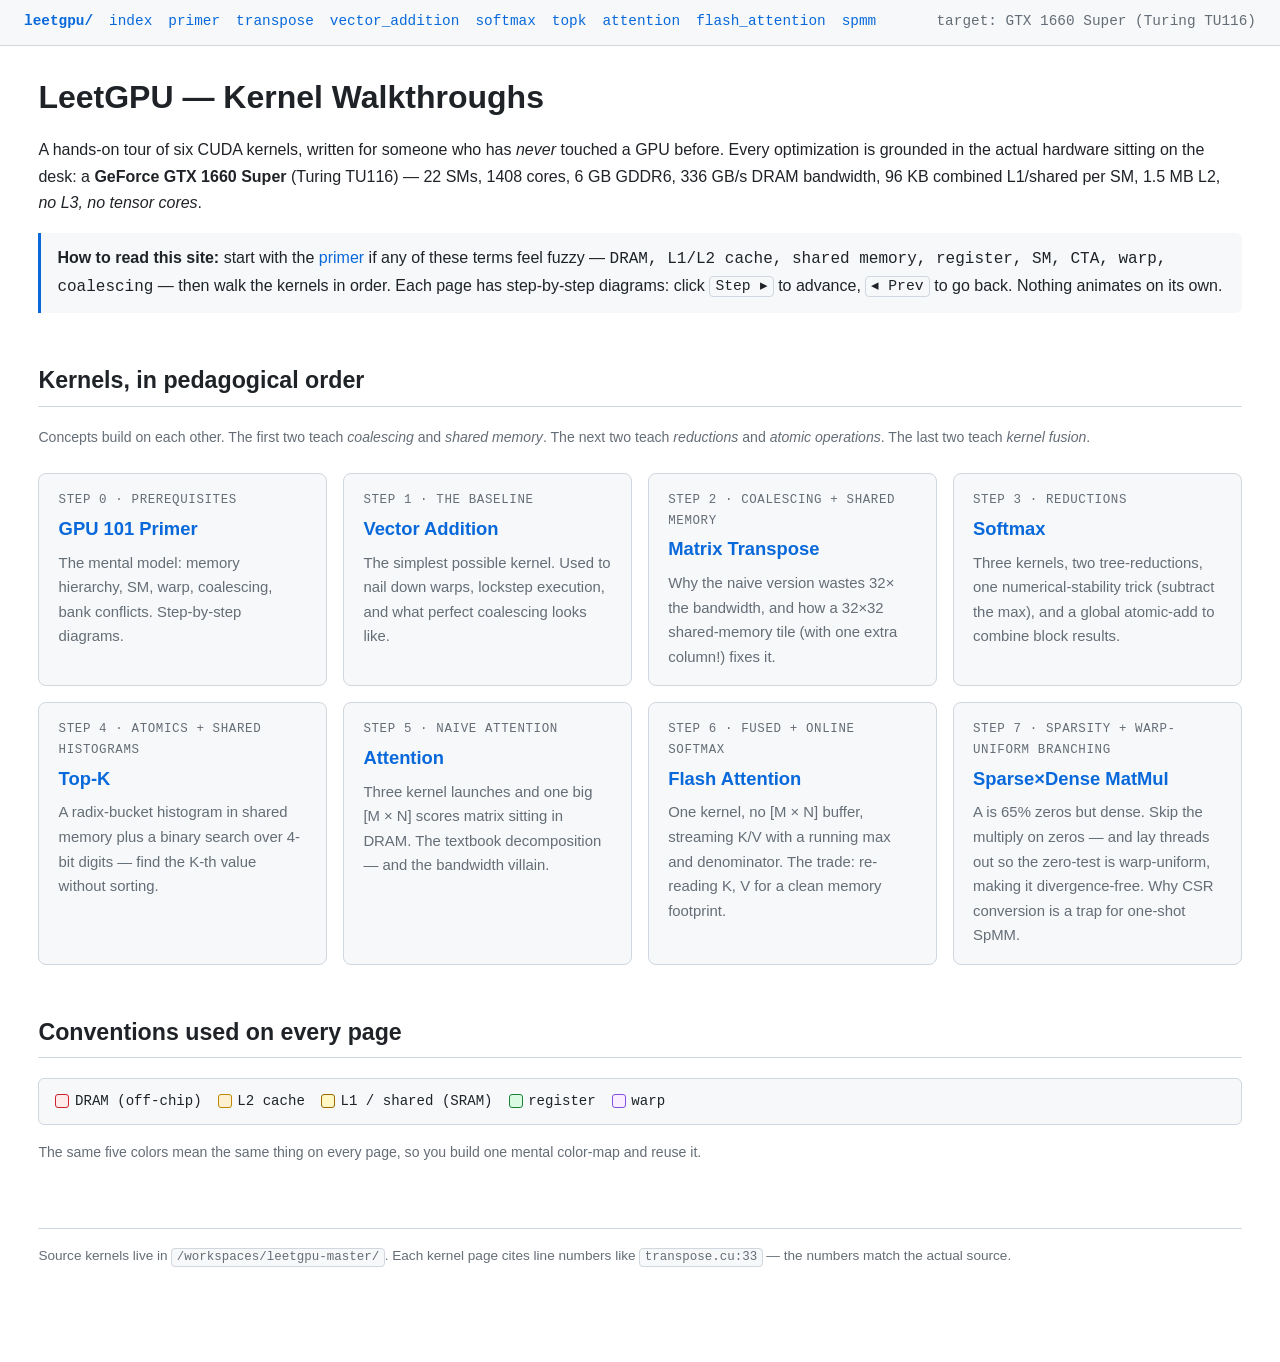
<file: docs/index.html>
<!DOCTYPE html>
<html lang="en">
<head>
<meta charset="UTF-8" />
<meta name="viewport" content="width=device-width, initial-scale=1" />
<title>LeetGPU — Kernel Walkthroughs</title>
<link rel="stylesheet" href="styles.css" />
</head>
<body>

<nav class="topnav">
    <span class="brand">leetgpu/</span>
    <a href="index.html">index</a>
    <a href="primer.html">primer</a>
    <a href="transpose.html">transpose</a>
    <a href="vector_addition.html">vector_addition</a>
    <a href="softmax.html">softmax</a>
    <a href="topk.html">topk</a>
    <a href="attention.html">attention</a>
    <a href="flash_attention.html">flash_attention</a>
    <a href="spmm.html">spmm</a>
    <span class="spacer"></span>
    <span class="dim">target: GTX 1660 Super (Turing TU116)</span>
</nav>

<main>
    <h1>LeetGPU — Kernel Walkthroughs</h1>
    <p>
        A hands-on tour of six CUDA kernels, written for someone who has <em>never</em> touched a GPU before.
        Every optimization is grounded in the actual hardware sitting on the desk: a
        <strong>GeForce GTX 1660 Super</strong> (Turing TU116) — 22 SMs, 1408 cores,
        6&nbsp;GB GDDR6, 336&nbsp;GB/s DRAM bandwidth, 96&nbsp;KB combined L1/shared per SM,
        1.5&nbsp;MB L2, <em>no L3, no tensor cores</em>.
    </p>

    <div class="callout">
        <strong>How to read this site:</strong> start with the
        <a href="primer.html">primer</a> if any of these terms feel fuzzy —
        <span class="mono">DRAM, L1/L2 cache, shared memory, register, SM, CTA, warp, coalescing</span> —
        then walk the kernels in order. Each page has step-by-step diagrams: click
        <code>Step ▸</code> to advance, <code>◂ Prev</code> to go back. Nothing animates on its own.
    </div>

    <h2>Kernels, in pedagogical order</h2>
    <p class="dim small">
        Concepts build on each other. The first two teach <em>coalescing</em> and
        <em>shared memory</em>. The next two teach <em>reductions</em> and
        <em>atomic operations</em>. The last two teach <em>kernel fusion</em>.
    </p>

    <div class="card-grid">
        <div class="card">
            <a href="primer.html">
                <div class="stage">step 0 · prerequisites</div>
                <h3>GPU 101 Primer</h3>
                <p>The mental model: memory hierarchy, SM, warp, coalescing, bank conflicts. Step-by-step diagrams.</p>
            </a>
        </div>

        <div class="card">
            <a href="vector_addition.html">
                <div class="stage">step 1 · the baseline</div>
                <h3>Vector Addition</h3>
                <p>The simplest possible kernel. Used to nail down warps, lockstep execution, and what perfect coalescing looks like.</p>
            </a>
        </div>

        <div class="card">
            <a href="transpose.html">
                <div class="stage">step 2 · coalescing + shared memory</div>
                <h3>Matrix Transpose</h3>
                <p>Why the naive version wastes 32× the bandwidth, and how a 32×32 shared-memory tile (with one extra column!) fixes it.</p>
            </a>
        </div>

        <div class="card">
            <a href="softmax.html">
                <div class="stage">step 3 · reductions</div>
                <h3>Softmax</h3>
                <p>Three kernels, two tree-reductions, one numerical-stability trick (subtract the max), and a global atomic-add to combine block results.</p>
            </a>
        </div>

        <div class="card">
            <a href="topk.html">
                <div class="stage">step 4 · atomics + shared histograms</div>
                <h3>Top-K</h3>
                <p>A radix-bucket histogram in shared memory plus a binary search over 4-bit digits — find the K-th value without sorting.</p>
            </a>
        </div>

        <div class="card">
            <a href="attention.html">
                <div class="stage">step 5 · naive attention</div>
                <h3>Attention</h3>
                <p>Three kernel launches and one big [M × N] scores matrix sitting in DRAM. The textbook decomposition — and the bandwidth villain.</p>
            </a>
        </div>

        <div class="card">
            <a href="flash_attention.html">
                <div class="stage">step 6 · fused + online softmax</div>
                <h3>Flash Attention</h3>
                <p>One kernel, no [M × N] buffer, streaming K/V with a running max and denominator. The trade: re-reading K, V for a clean memory footprint.</p>
            </a>
        </div>

        <div class="card">
            <a href="spmm.html">
                <div class="stage">step 7 · sparsity + warp-uniform branching</div>
                <h3>Sparse×Dense MatMul</h3>
                <p>A is 65% zeros but dense. Skip the multiply on zeros — and lay threads out so the zero-test is warp-uniform, making it divergence-free. Why CSR conversion is a trap for one-shot SpMM.</p>
            </a>
        </div>
    </div>

    <h2>Conventions used on every page</h2>

    <div class="legend">
        <span><span class="swatch" style="background:#ffebe9;border-color:#cf222e"></span>DRAM (off-chip)</span>
        <span><span class="swatch" style="background:#fff1cf;border-color:#bf8700"></span>L2 cache</span>
        <span><span class="swatch" style="background:#fff8c5;border-color:#9a6700"></span>L1 / shared (SRAM)</span>
        <span><span class="swatch" style="background:#dafbe1;border-color:#1a7f37"></span>register</span>
        <span><span class="swatch" style="background:#fbefff;border-color:#8250df"></span>warp</span>
    </div>

    <p class="small dim">
        The same five colors mean the same thing on every page, so you build one
        mental color-map and reuse it.
    </p>

    <footer>
        Source kernels live in <code>/workspaces/leetgpu-master/</code>.
        Each kernel page cites line numbers like <code>transpose.cu:33</code> —
        the numbers match the actual source.
    </footer>
</main>
</body>
</html>
</file>
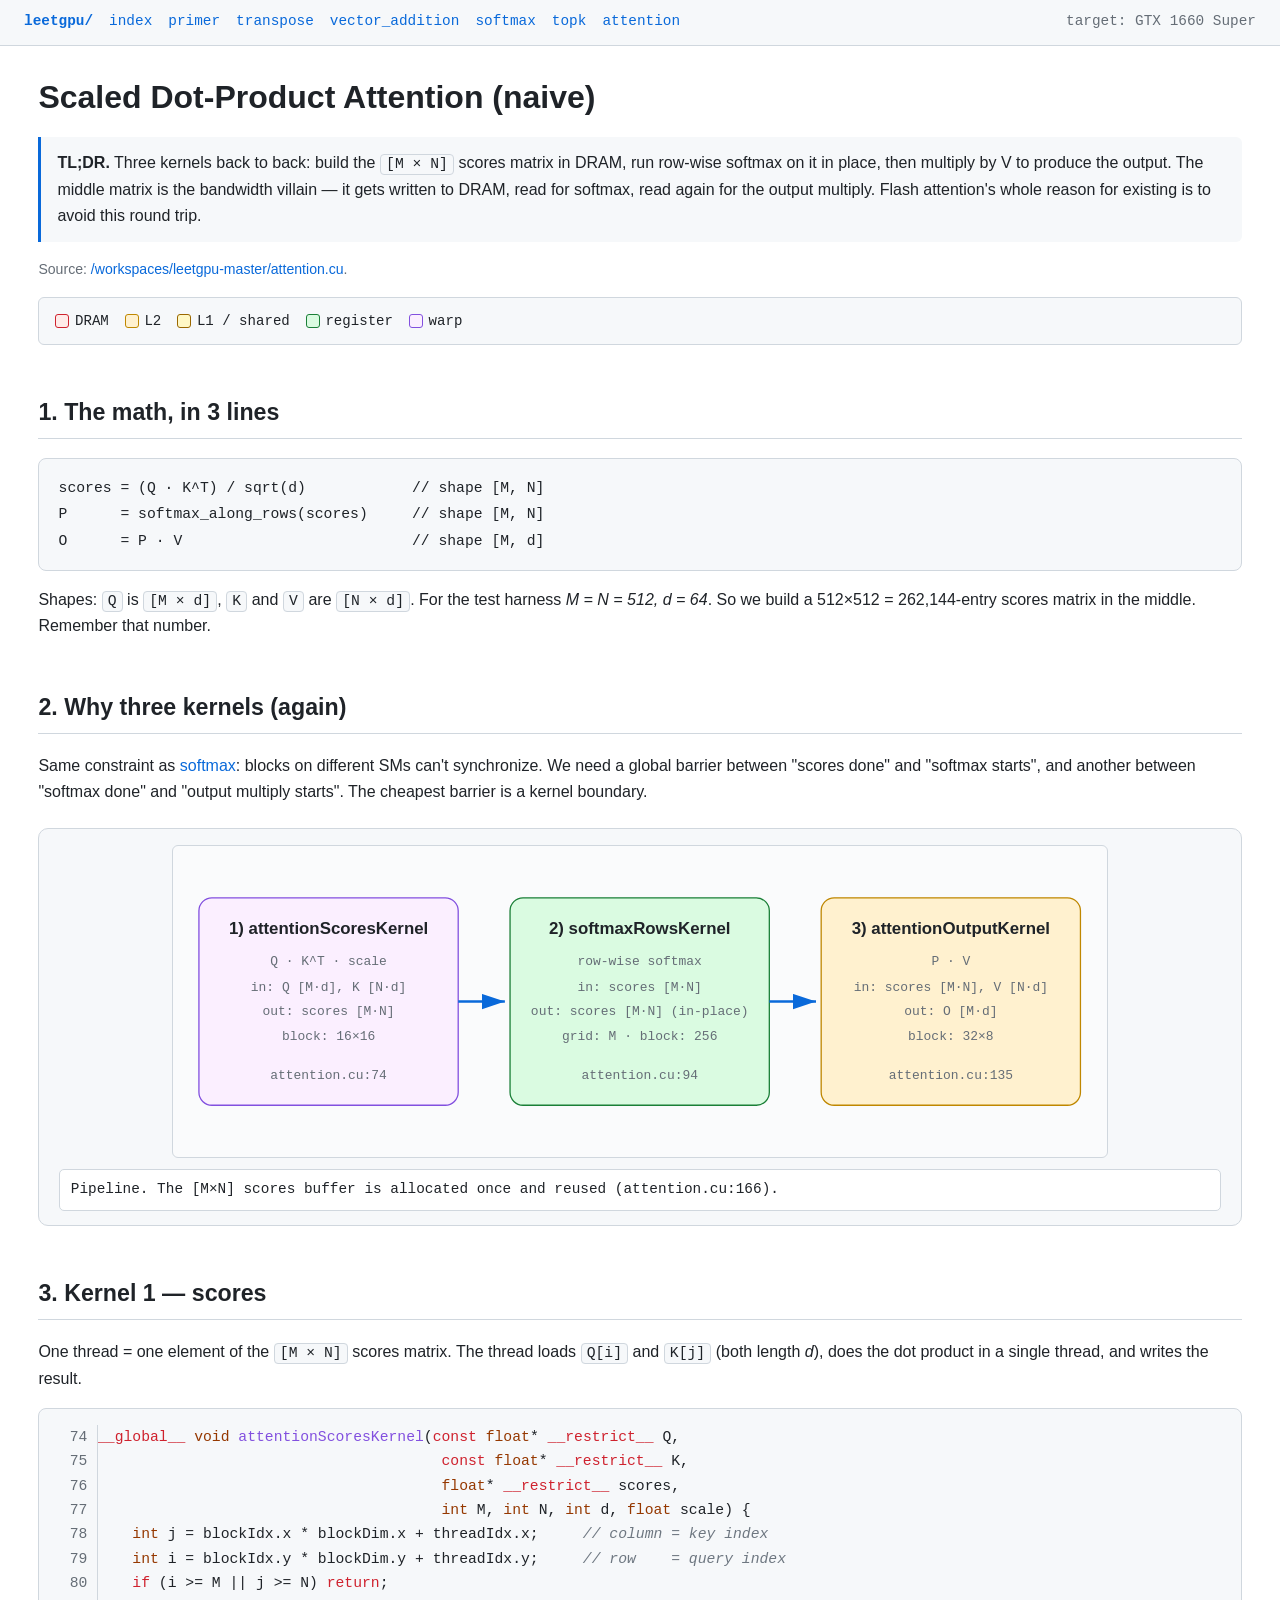
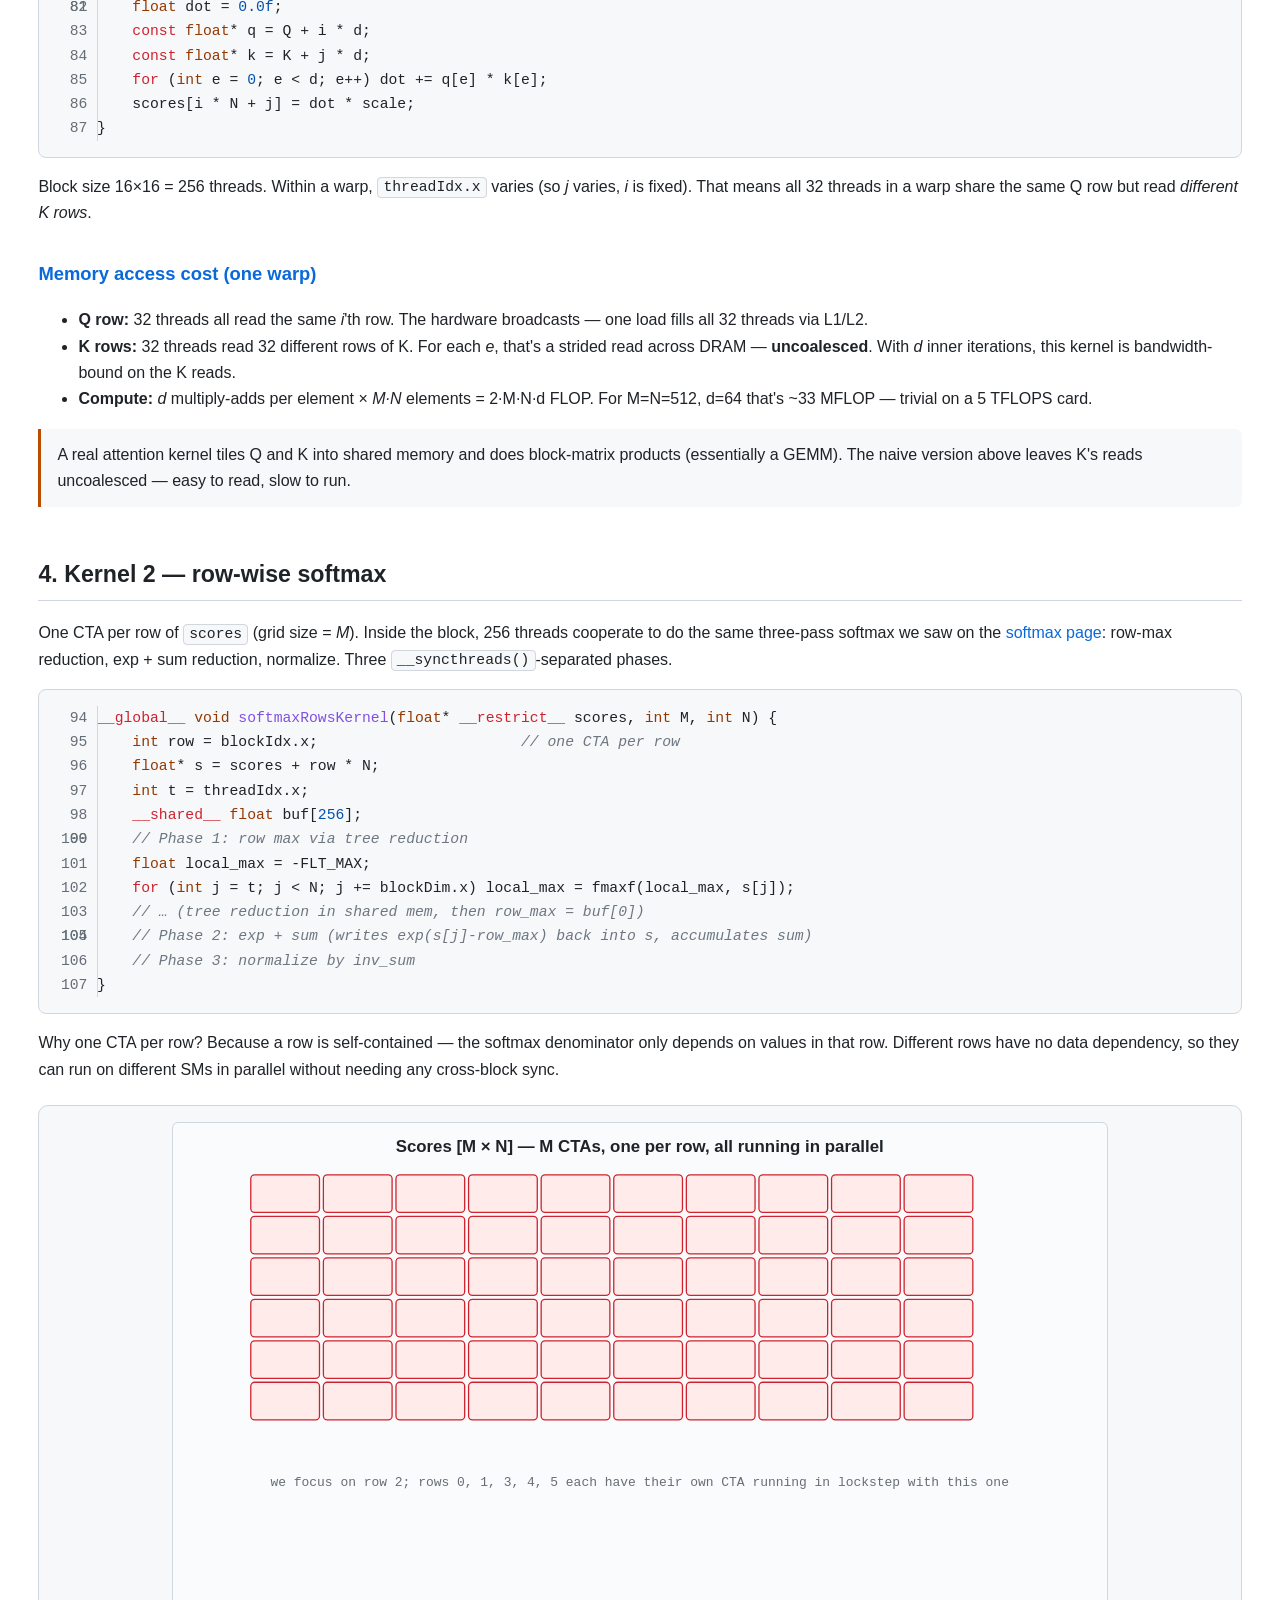
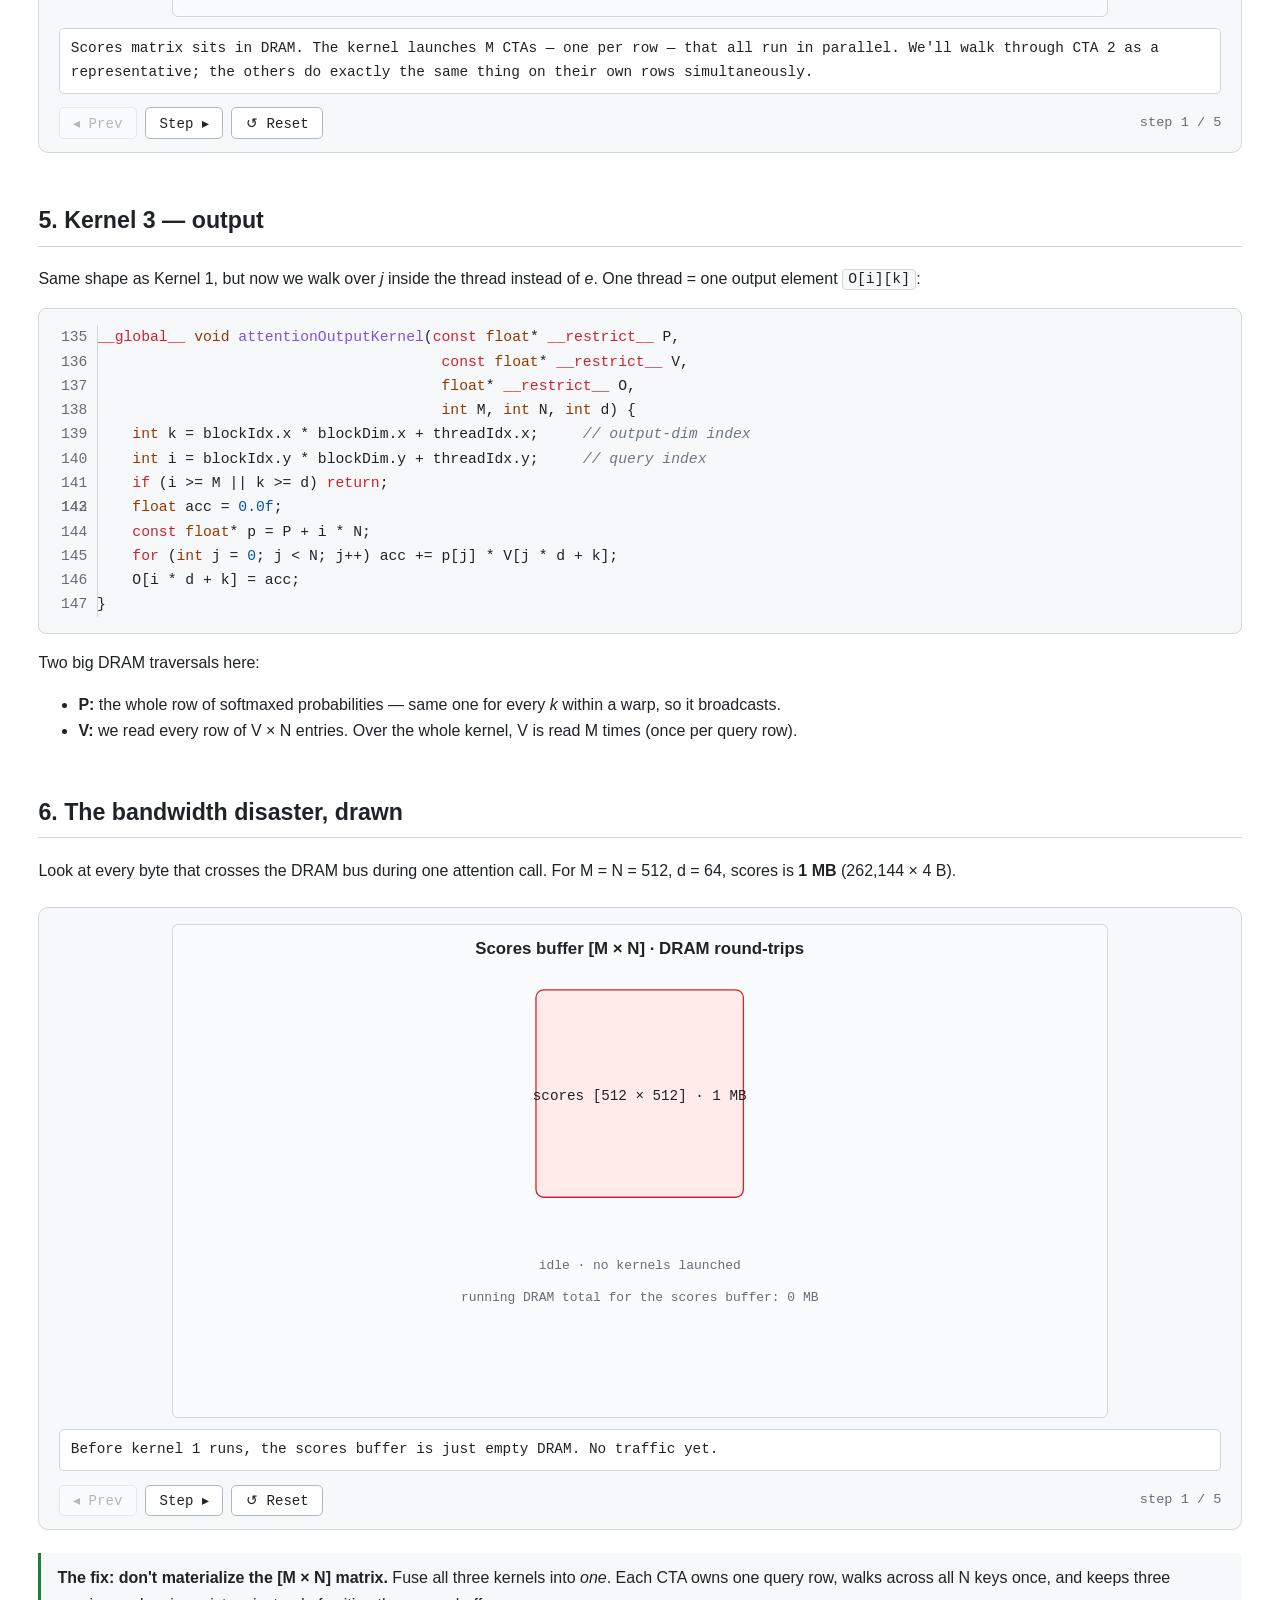
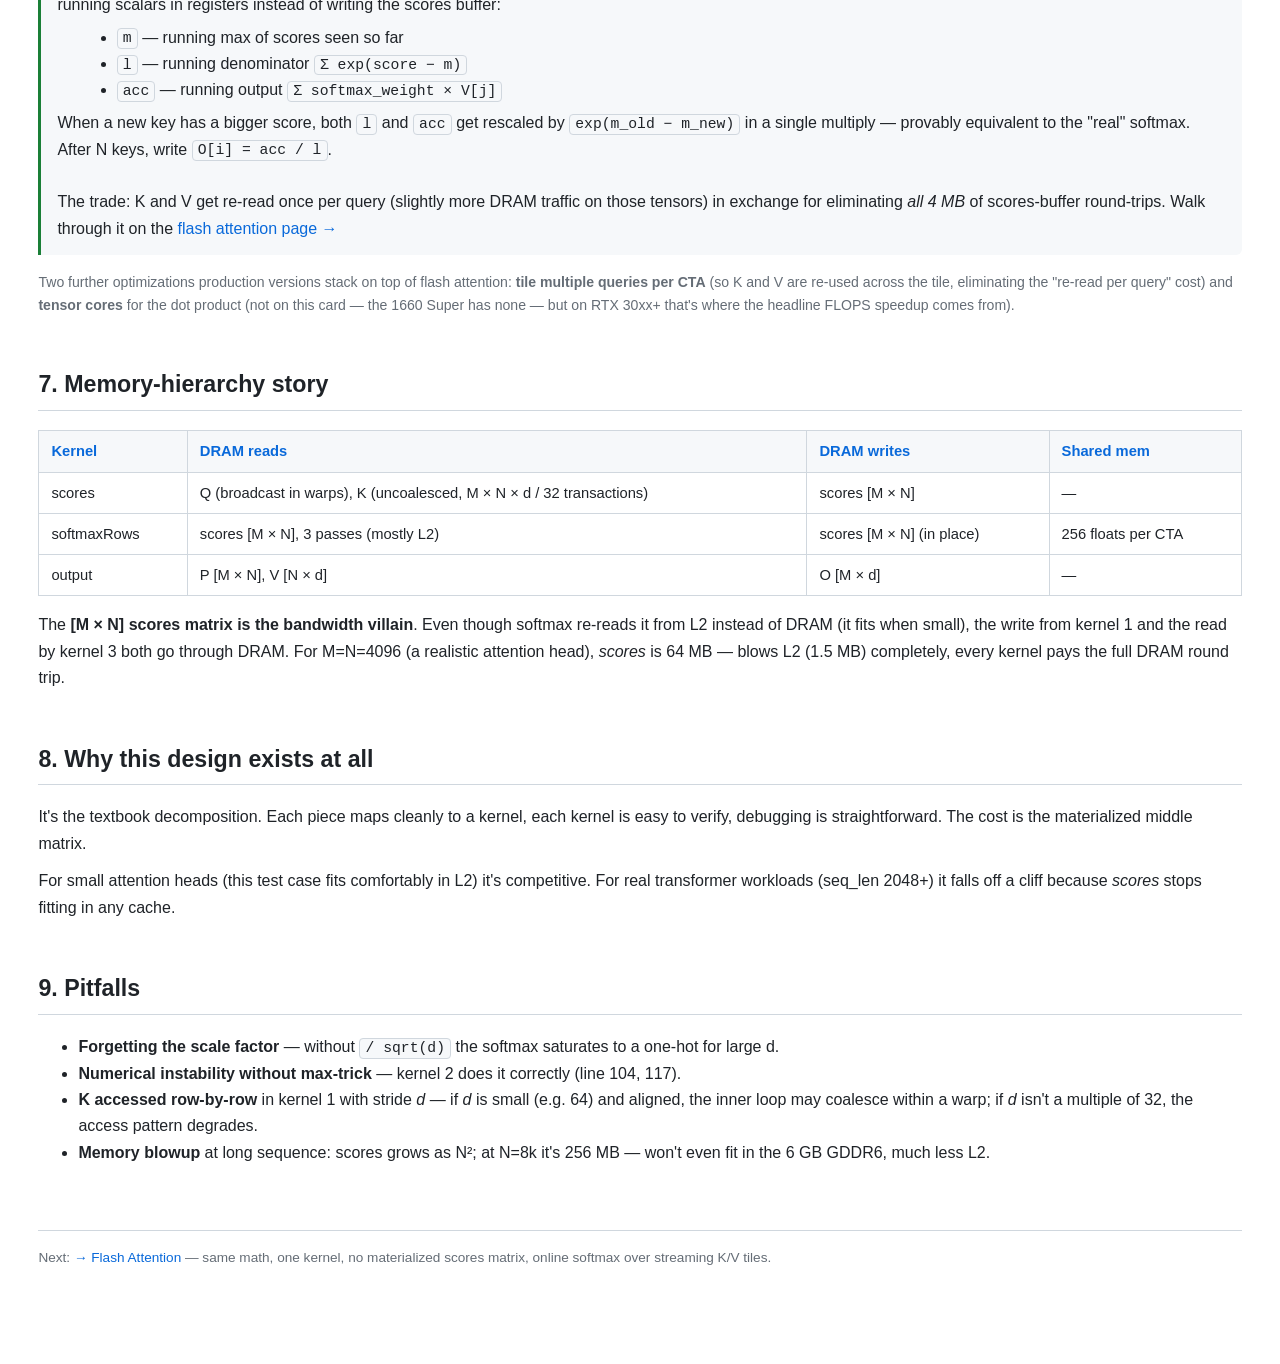
<file: docs/attention.html>
<!DOCTYPE html>
<html lang="en">
<head>
<meta charset="UTF-8" />
<meta name="viewport" content="width=device-width, initial-scale=1" />
<title>Attention (naive) — LeetGPU</title>
<link rel="stylesheet" href="styles.css" />
</head>
<body>

<nav class="topnav">
    <span class="brand">leetgpu/</span>
    <a href="index.html">index</a>
    <a href="primer.html">primer</a>
    <a href="transpose.html">transpose</a>
    <a href="vector_addition.html">vector_addition</a>
    <a href="softmax.html">softmax</a>
    <a href="topk.html">topk</a>
    <a href="attention.html">attention</a>
    <span class="spacer"></span>
    <span class="dim">target: GTX 1660 Super</span>
</nav>

<main>

<h1>Scaled Dot-Product Attention (naive)</h1>

<div class="callout">
    <strong>TL;DR.</strong> Three kernels back to back: build the
    <code>[M × N]</code> scores matrix in DRAM, run row-wise softmax on it
    in place, then multiply by V to produce the output. The middle matrix is
    the bandwidth villain — it gets written to DRAM, read for softmax, read
    again for the output multiply. Flash attention's whole reason for existing
    is to avoid this round trip.
</div>

<p class="small dim">
    Source: <a href="../attention.cu">/workspaces/leetgpu-master/attention.cu</a>.
</p>

<div class="legend">
    <span><span class="swatch" style="background:#ffebe9;border-color:#cf222e"></span>DRAM</span>
    <span><span class="swatch" style="background:#fff1cf;border-color:#bf8700"></span>L2</span>
    <span><span class="swatch" style="background:#fff8c5;border-color:#9a6700"></span>L1 / shared</span>
    <span><span class="swatch" style="background:#dafbe1;border-color:#1a7f37"></span>register</span>
    <span><span class="swatch" style="background:#fbefff;border-color:#8250df"></span>warp</span>
</div>

<!-- ===================================================================== -->
<h2>1. The math, in 3 lines</h2>

<pre><code>scores = (Q · K^T) / sqrt(d)            // shape [M, N]
P      = softmax_along_rows(scores)     // shape [M, N]
O      = P · V                          // shape [M, d]</code></pre>

<p>
    Shapes: <code>Q</code> is <code>[M × d]</code>, <code>K</code> and
    <code>V</code> are <code>[N × d]</code>. For the test harness
    <em>M = N = 512, d = 64</em>. So we build a 512×512 = 262,144-entry
    scores matrix in the middle. Remember that number.
</p>

<!-- ===================================================================== -->
<h2>2. Why three kernels (again)</h2>

<p>
    Same constraint as <a href="softmax.html">softmax</a>: blocks on different
    SMs can't synchronize. We need a global barrier between "scores done" and
    "softmax starts", and another between "softmax done" and "output multiply
    starts". The cheapest barrier is a kernel boundary.
</p>

<div class="figure">
    <svg viewBox="0 0 720 240" preserveAspectRatio="xMidYMid meet">
        <!-- Kernel 1 -->
        <rect x="20" y="40" width="200" height="160" rx="10" fill="#fbefff" stroke="#8250df"/>
        <text x="120" y="68" text-anchor="middle" class="svg-title">1) attentionScoresKernel</text>
        <text x="120" y="92" text-anchor="middle" class="svg-dim">Q · K^T · scale</text>
        <text x="120" y="112" text-anchor="middle" class="svg-dim">in:  Q [M·d], K [N·d]</text>
        <text x="120" y="130" text-anchor="middle" class="svg-dim">out: scores [M·N]</text>
        <text x="120" y="150" text-anchor="middle" class="svg-dim">block: 16×16</text>
        <text x="120" y="180" text-anchor="middle" class="svg-dim">attention.cu:74</text>

        <!-- Kernel 2 -->
        <rect x="260" y="40" width="200" height="160" rx="10" fill="#dafbe1" stroke="#1a7f37"/>
        <text x="360" y="68" text-anchor="middle" class="svg-title">2) softmaxRowsKernel</text>
        <text x="360" y="92" text-anchor="middle" class="svg-dim">row-wise softmax</text>
        <text x="360" y="112" text-anchor="middle" class="svg-dim">in:  scores [M·N]</text>
        <text x="360" y="130" text-anchor="middle" class="svg-dim">out: scores [M·N] (in-place)</text>
        <text x="360" y="150" text-anchor="middle" class="svg-dim">grid: M · block: 256</text>
        <text x="360" y="180" text-anchor="middle" class="svg-dim">attention.cu:94</text>

        <!-- Kernel 3 -->
        <rect x="500" y="40" width="200" height="160" rx="10" fill="#fff1cf" stroke="#bf8700"/>
        <text x="600" y="68" text-anchor="middle" class="svg-title">3) attentionOutputKernel</text>
        <text x="600" y="92" text-anchor="middle" class="svg-dim">P · V</text>
        <text x="600" y="112" text-anchor="middle" class="svg-dim">in:  scores [M·N], V [N·d]</text>
        <text x="600" y="130" text-anchor="middle" class="svg-dim">out: O [M·d]</text>
        <text x="600" y="150" text-anchor="middle" class="svg-dim">block: 32×8</text>
        <text x="600" y="180" text-anchor="middle" class="svg-dim">attention.cu:135</text>

        <path d="M 220 120 L 256 120" stroke="#0969da" stroke-width="2" marker-end="url(#an-arr)"/>
        <path d="M 460 120 L 496 120" stroke="#0969da" stroke-width="2" marker-end="url(#an-arr)"/>
        <defs>
            <marker id="an-arr" markerWidth="10" markerHeight="10" refX="9" refY="3" orient="auto">
                <path d="M0,0 L0,6 L9,3 z" fill="#0969da"/>
            </marker>
        </defs>
    </svg>
    <div class="caption">Pipeline. The [M×N] scores buffer is allocated once and reused (attention.cu:166).</div>
</div>

<!-- ===================================================================== -->
<h2>3. Kernel 1 — scores</h2>

<p>
    One thread = one element of the <code>[M × N]</code> scores matrix. The
    thread loads <code>Q[i]</code> and <code>K[j]</code> (both length <em>d</em>),
    does the dot product in a single thread, and writes the result.
</p>

<div class="code-block">
<pre data-start-line="73" style="--start-line: 73;"><code><span class="line"><span class="kw">__global__</span> <span class="ty">void</span> <span class="fn">attentionScoresKernel</span>(<span class="kw">const</span> <span class="ty">float</span>* <span class="kw">__restrict__</span> Q,</span><span class="line">                                       <span class="kw">const</span> <span class="ty">float</span>* <span class="kw">__restrict__</span> K,</span><span class="line">                                       <span class="ty">float</span>* <span class="kw">__restrict__</span> scores,</span><span class="line">                                       <span class="ty">int</span> M, <span class="ty">int</span> N, <span class="ty">int</span> d, <span class="ty">float</span> scale) {</span><span class="line">    <span class="ty">int</span> j = blockIdx.x * blockDim.x + threadIdx.x;     <span class="cmt">// column = key index</span></span><span class="line">    <span class="ty">int</span> i = blockIdx.y * blockDim.y + threadIdx.y;     <span class="cmt">// row    = query index</span></span><span class="line">    <span class="kw">if</span> (i &gt;= M || j &gt;= N) <span class="kw">return</span>;</span><span class="line"></span><span class="line">    <span class="ty">float</span> dot = <span class="num">0.0f</span>;</span><span class="line">    <span class="kw">const</span> <span class="ty">float</span>* q = Q + i * d;</span><span class="line">    <span class="kw">const</span> <span class="ty">float</span>* k = K + j * d;</span><span class="line">    <span class="kw">for</span> (<span class="ty">int</span> e = <span class="num">0</span>; e &lt; d; e++) dot += q[e] * k[e];</span><span class="line">    scores[i * N + j] = dot * scale;</span><span class="line">}</span></code></pre>
</div>

<p>
    Block size 16×16 = 256 threads. Within a warp, <code>threadIdx.x</code>
    varies (so <em>j</em> varies, <em>i</em> is fixed). That means all 32 threads
    in a warp share the same Q row but read <em>different K rows</em>.
</p>

<h3>Memory access cost (one warp)</h3>

<ul>
    <li><strong>Q row:</strong> 32 threads all read the same <em>i</em>'th row.
        The hardware broadcasts — one load fills all 32 threads via L1/L2.</li>
    <li><strong>K rows:</strong> 32 threads read 32 different rows of K. For
        each <em>e</em>, that's a strided read across DRAM —
        <strong>uncoalesced</strong>. With <em>d</em> inner iterations, this kernel
        is bandwidth-bound on the K reads.</li>
    <li><strong>Compute:</strong> <em>d</em> multiply-adds per element × <em>M·N</em> elements = 2·M·N·d FLOP. For M=N=512, d=64 that's ~33 MFLOP — trivial on a 5 TFLOPS card.</li>
</ul>

<div class="callout warn">
    A real attention kernel tiles Q and K into shared memory and does
    block-matrix products (essentially a GEMM). The naive version above leaves
    K's reads uncoalesced — easy to read, slow to run.
</div>

<!-- ===================================================================== -->
<h2>4. Kernel 2 — row-wise softmax</h2>

<p>
    One CTA per row of <code>scores</code> (grid size = <em>M</em>). Inside the
    block, 256 threads cooperate to do the same three-pass softmax we saw on
    the <a href="softmax.html">softmax page</a>: row-max reduction, exp + sum
    reduction, normalize. Three <code>__syncthreads()</code>-separated phases.
</p>

<div class="code-block">
<pre data-start-line="93" style="--start-line: 93;"><code><span class="line"><span class="kw">__global__</span> <span class="ty">void</span> <span class="fn">softmaxRowsKernel</span>(<span class="ty">float</span>* <span class="kw">__restrict__</span> scores, <span class="ty">int</span> M, <span class="ty">int</span> N) {</span><span class="line">    <span class="ty">int</span> row = blockIdx.x;                       <span class="cmt">// one CTA per row</span></span><span class="line">    <span class="ty">float</span>* s = scores + row * N;</span><span class="line">    <span class="ty">int</span> t = threadIdx.x;</span><span class="line">    <span class="kw">__shared__</span> <span class="ty">float</span> buf[<span class="num">256</span>];</span><span class="line"></span><span class="line">    <span class="cmt">// Phase 1: row max via tree reduction</span></span><span class="line">    <span class="ty">float</span> local_max = -FLT_MAX;</span><span class="line">    <span class="kw">for</span> (<span class="ty">int</span> j = t; j &lt; N; j += blockDim.x) local_max = fmaxf(local_max, s[j]);</span><span class="line">    <span class="cmt">// … (tree reduction in shared mem, then row_max = buf[0])</span></span><span class="line"></span><span class="line">    <span class="cmt">// Phase 2: exp + sum (writes exp(s[j]-row_max) back into s, accumulates sum)</span></span><span class="line">    <span class="cmt">// Phase 3: normalize by inv_sum</span></span><span class="line">}</span></code></pre>
</div>

<p>
    Why one CTA per row? Because a row is self-contained — the softmax
    denominator only depends on values in that row. Different rows have no
    data dependency, so they can run on different SMs in parallel without
    needing any cross-block sync.
</p>

<div class="figure" id="fig-attn-sm">
    <svg viewBox="0 0 720 380" preserveAspectRatio="xMidYMid meet">
        <text x="360" y="22" text-anchor="middle" class="svg-title" id="asmT">Scores matrix [M × N]</text>

        <!-- a small matrix -->
        <g id="asmM" transform="translate(60,40)"></g>

        <text x="360" y="280" text-anchor="middle" class="svg-dim" id="asmStatus">click Step ▸ to follow one row through softmax</text>
        <text x="360" y="305" text-anchor="middle" class="svg-dim" id="asmStatus2"></text>
    </svg>
    <div class="caption" id="asmCap">Each CTA owns one row. M rows = M CTAs = M parallel softmaxes.</div>
    <div class="controls">
        <button data-act="prev">◂ Prev</button>
        <button data-act="step">Step ▸</button>
        <button data-act="reset">↺ Reset</button>
        <span class="tick-label">step 1 / 5</span>
    </div>
</div>

<!-- ===================================================================== -->
<h2>5. Kernel 3 — output</h2>

<p>
    Same shape as Kernel 1, but now we walk over <em>j</em> inside the thread
    instead of <em>e</em>. One thread = one output element <code>O[i][k]</code>:
</p>

<div class="code-block">
<pre data-start-line="134" style="--start-line: 134;"><code><span class="line"><span class="kw">__global__</span> <span class="ty">void</span> <span class="fn">attentionOutputKernel</span>(<span class="kw">const</span> <span class="ty">float</span>* <span class="kw">__restrict__</span> P,</span><span class="line">                                       <span class="kw">const</span> <span class="ty">float</span>* <span class="kw">__restrict__</span> V,</span><span class="line">                                       <span class="ty">float</span>* <span class="kw">__restrict__</span> O,</span><span class="line">                                       <span class="ty">int</span> M, <span class="ty">int</span> N, <span class="ty">int</span> d) {</span><span class="line">    <span class="ty">int</span> k = blockIdx.x * blockDim.x + threadIdx.x;     <span class="cmt">// output-dim index</span></span><span class="line">    <span class="ty">int</span> i = blockIdx.y * blockDim.y + threadIdx.y;     <span class="cmt">// query index</span></span><span class="line">    <span class="kw">if</span> (i &gt;= M || k &gt;= d) <span class="kw">return</span>;</span><span class="line"></span><span class="line">    <span class="ty">float</span> acc = <span class="num">0.0f</span>;</span><span class="line">    <span class="kw">const</span> <span class="ty">float</span>* p = P + i * N;</span><span class="line">    <span class="kw">for</span> (<span class="ty">int</span> j = <span class="num">0</span>; j &lt; N; j++) acc += p[j] * V[j * d + k];</span><span class="line">    O[i * d + k] = acc;</span><span class="line">}</span></code></pre>
</div>

<p>
    Two big DRAM traversals here:
</p>

<ul>
    <li><strong>P:</strong> the whole row of softmaxed probabilities — same one
        for every <em>k</em> within a warp, so it broadcasts.</li>
    <li><strong>V:</strong> we read every row of V × N entries. Over the whole
        kernel, V is read M times (once per query row).</li>
</ul>

<!-- ===================================================================== -->
<h2>6. The bandwidth disaster, drawn</h2>

<p>
    Look at every byte that crosses the DRAM bus during one attention call.
    For M = N = 512, d = 64, scores is <strong>1 MB</strong> (262,144 × 4 B).
</p>

<div class="figure" id="fig-attn-bw">
    <svg viewBox="0 0 720 380" preserveAspectRatio="xMidYMid meet">
        <text x="360" y="22" text-anchor="middle" class="svg-title">Scores buffer [M × N] · DRAM round-trips</text>

        <rect id="scoresBox" x="280" y="50" width="160" height="160" rx="6"
              fill="#ffebe9" stroke="#cf222e"/>
        <text x="360" y="135" text-anchor="middle" class="svg-lbl" id="scoresLbl">scores [512 × 512] · 1 MB</text>

        <!-- arrow zones to/from scoresBox -->
        <g id="attBwArrows"></g>

        <text x="360" y="265" text-anchor="middle" class="svg-dim" id="bwStatus">click Step ▸ to add each phase's DRAM traffic</text>
        <text x="360" y="290" text-anchor="middle" class="svg-dim" id="bwTotal">running total: 0 MB</text>
    </svg>
    <div class="caption" id="bwCap">Three kernels, three trips through DRAM for the scores buffer.</div>
    <div class="controls">
        <button data-act="prev">◂ Prev</button>
        <button data-act="step">Step ▸</button>
        <button data-act="reset">↺ Reset</button>
        <span class="tick-label">step 1 / 5</span>
    </div>
</div>

<div class="callout good">
    <strong>The fix: don't materialize the [M × N] matrix.</strong>
    Fuse all three kernels into <em>one</em>. Each CTA owns one query row,
    walks across all N keys once, and keeps three running scalars in registers
    instead of writing the scores buffer:
    <ul style="margin: 0.4rem 0 0.4rem 1.2rem;">
        <li><code>m</code> — running max of scores seen so far</li>
        <li><code>l</code> — running denominator <code>Σ exp(score − m)</code></li>
        <li><code>acc</code> — running output <code>Σ softmax_weight × V[j]</code></li>
    </ul>
    When a new key has a bigger score, both <code>l</code> and <code>acc</code> get rescaled
    by <code>exp(m_old − m_new)</code> in a single multiply — provably equivalent to the
    "real" softmax. After N keys, write <code>O[i] = acc / l</code>.
    <br><br>
    The trade: K and V get re-read once per query (slightly more DRAM traffic on those
    tensors) in exchange for eliminating <em>all 4 MB</em> of scores-buffer round-trips.
    Walk through it on the <a href="flash_attention.html">flash attention page →</a>
</div>

<p class="small dim">
    Two further optimizations production versions stack on top of flash attention:
    <strong>tile multiple queries per CTA</strong> (so K and V are re-used across the tile,
    eliminating the "re-read per query" cost) and <strong>tensor cores</strong> for the
    dot product (not on this card — the 1660 Super has none — but on RTX 30xx+ that's
    where the headline FLOPS speedup comes from).
</p>

<!-- ===================================================================== -->
<h2>7. Memory-hierarchy story</h2>

<table>
<tr><th>Kernel</th><th>DRAM reads</th><th>DRAM writes</th><th>Shared mem</th></tr>
<tr><td>scores</td><td>Q (broadcast in warps), K (uncoalesced, M × N × d / 32 transactions)</td><td>scores [M × N]</td><td>—</td></tr>
<tr><td>softmaxRows</td><td>scores [M × N], 3 passes (mostly L2)</td><td>scores [M × N] (in place)</td><td>256 floats per CTA</td></tr>
<tr><td>output</td><td>P [M × N], V [N × d]</td><td>O [M × d]</td><td>—</td></tr>
</table>

<p>
    The <strong>[M × N] scores matrix is the bandwidth villain</strong>.
    Even though softmax re-reads it from L2 instead of DRAM (it fits when small),
    the write from kernel 1 and the read by kernel 3 both go through DRAM.
    For M=N=4096 (a realistic attention head), <em>scores</em> is 64 MB —
    blows L2 (1.5 MB) completely, every kernel pays the full DRAM round trip.
</p>

<!-- ===================================================================== -->
<h2>8. Why this design exists at all</h2>

<p>
    It's the textbook decomposition. Each piece maps cleanly to a kernel,
    each kernel is easy to verify, debugging is straightforward. The cost is
    the materialized middle matrix.
</p>

<p>
    For small attention heads (this test case fits comfortably in L2) it's
    competitive. For real transformer workloads (seq_len 2048+) it falls off
    a cliff because <em>scores</em> stops fitting in any cache.
</p>

<!-- ===================================================================== -->
<h2>9. Pitfalls</h2>

<ul>
    <li><strong>Forgetting the scale factor</strong> — without
        <code>/ sqrt(d)</code> the softmax saturates to a one-hot for large d.</li>
    <li><strong>Numerical instability without max-trick</strong> —
        kernel 2 does it correctly (line 104, 117).</li>
    <li><strong>K accessed row-by-row</strong> in kernel 1 with stride <em>d</em> —
        if <em>d</em> is small (e.g. 64) and aligned, the inner loop may
        coalesce within a warp; if <em>d</em> isn't a multiple of 32, the
        access pattern degrades.</li>
    <li><strong>Memory blowup</strong> at long sequence: scores grows as N²;
        at N=8k it's 256 MB — won't even fit in the 6 GB GDDR6, much less L2.</li>
</ul>

<footer>
    Next: <a href="flash_attention.html">→ Flash Attention</a> — same math,
    one kernel, no materialized scores matrix, online softmax over streaming
    K/V tiles.
</footer>

</main>

<script>
class StepFig {
    constructor(figEl, ticks) {
        this.fig = figEl; this.ticks = ticks; this.idx = 0;
        this.cap = figEl.querySelector('.caption');
        this.tickLabel = figEl.querySelector('.tick-label');
        this.btnPrev  = figEl.querySelector('[data-act=prev]');
        this.btnStep  = figEl.querySelector('[data-act=step]');
        this.btnReset = figEl.querySelector('[data-act=reset]');
        if (this.btnPrev)  this.btnPrev.addEventListener('click', () => this.prev());
        if (this.btnStep)  this.btnStep.addEventListener('click', () => this.step());
        if (this.btnReset) this.btnReset.addEventListener('click', () => this.reset());
        this.render();
    }
    render() {
        this.ticks[this.idx].apply();
        if (this.cap) this.cap.textContent = this.ticks[this.idx].caption;
        if (this.tickLabel) this.tickLabel.textContent = `step ${this.idx + 1} / ${this.ticks.length}`;
        if (this.btnPrev) this.btnPrev.disabled = (this.idx === 0);
        if (this.btnStep) this.btnStep.disabled = (this.idx === this.ticks.length - 1);
    }
    step()  { if (this.idx < this.ticks.length - 1) { this.idx++; this.render(); } }
    prev()  { if (this.idx > 0) { this.idx--; this.render(); } }
    reset() { this.idx = 0; this.render(); }
}
const NS = 'http://www.w3.org/2000/svg';
function mk(tag, attrs = {}, parent = null) {
    const el = document.createElementNS(NS, tag);
    for (const k in attrs) el.setAttribute(k, attrs[k]);
    if (parent) parent.appendChild(el);
    return el;
}

// ===================================================================
// Figure: row-wise softmax on a small scores matrix
// ===================================================================
(function () {
    const fig = document.getElementById('fig-attn-sm');
    const ROWS = 6, COLS = 10;
    const cw = 56, ch = 32;
    const root = fig.querySelector('#asmM');
    const status = fig.querySelector('#asmStatus');
    const status2 = fig.querySelector('#asmStatus2');
    const title = fig.querySelector('#asmT');

    const cells = [];
    for (let r = 0; r < ROWS; r++) {
        const row = [];
        for (let c = 0; c < COLS; c++) {
            row.push(mk('rect', { x: c*cw, y: r*ch, width: cw-3, height: ch-3, rx: 3,
                fill: '#ffebe9', stroke: '#cf222e' }, root));
        }
        cells.push(row);
    }
    function paint(fn) {
        for (let r = 0; r < ROWS; r++) for (let c = 0; c < COLS; c++)
            cells[r][c].setAttribute('fill', fn(r, c));
    }
    const RED = '#ffebe9';
    const HOT = '#7fd296';
    const REDUCED = '#f0a070';
    const NORM = '#cae8ff';

    const ticks = [
        { caption: 'Scores matrix sits in DRAM. The kernel launches M CTAs — one per row — that all run in parallel. We\'ll walk through CTA 2 as a representative; the others do exactly the same thing on their own rows simultaneously.',
          apply: () => { title.textContent = 'Scores [M × N] — M CTAs, one per row, all running in parallel';
              paint(() => RED);
              status.textContent = 'we focus on row 2; rows 0, 1, 3, 4, 5 each have their own CTA running in lockstep with this one';
              status2.textContent = ''; } },
        { caption: 'CTA 2 · phase 1 — scan row 2 and find its max via a tree reduction in shared memory.',
          apply: () => { title.textContent = 'Phase 1 — row max (CTA 2 shown · all M CTAs doing the same on their row)';
              paint((r,c) => r === 2 ? HOT : RED);
              status.textContent = '256 threads scan the row, fmaxf into shared memory';
              status2.textContent = 'tree reduction collapses to buf[0] = row_max'; } },
        { caption: 'CTA 2 · phase 2 — each entry becomes exp(score − row_max). Sum is reduced in shared memory.',
          apply: () => { title.textContent = 'Phase 2 — exp + row sum';
              paint((r,c) => r === 2 ? REDUCED : RED);
              status.textContent = 'in-place: scores[2][j] = expf(scores[2][j] − row_max)';
              status2.textContent = 'second tree reduction → row_sum'; } },
        { caption: 'CTA 2 · phase 3 — divide every entry by row_sum. Row 2 now sums to 1.0 and CTA 2 retires.',
          apply: () => { title.textContent = 'Phase 3 — normalize · CTA 2 retires';
              paint((r,c) => r === 2 ? NORM : RED);
              status.textContent = 'scores[2][j] *= 1.0 / row_sum';
              status2.textContent = 'row 2 is now P[2]'; } },
        { caption: 'The other M−1 CTAs were running phases 1–3 on their own rows the whole time. When the slowest CTA retires, the kernel ends — the whole scores matrix has been replaced with P.',
          apply: () => { title.textContent = 'All M CTAs retire (in parallel, not in sequence) — scores is now P';
              paint(() => NORM);
              status.textContent = 'kernel boundary = global barrier · kernel 3 reads P from DRAM/L2 next';
              status2.textContent = ''; } },
    ];
    new StepFig(fig, ticks);
})();

// ===================================================================
// Figure: DRAM bandwidth accounting
// ===================================================================
(function () {
    const fig = document.getElementById('fig-attn-bw');
    const arrG = fig.querySelector('#attBwArrows');
    const status = fig.querySelector('#bwStatus');
    const total = fig.querySelector('#bwTotal');

    function clear() { while (arrG.firstChild) arrG.removeChild(arrG.firstChild); }
    function addArrow(d, color, label, ly) {
        mk('path', { d, stroke: color, 'stroke-width': 3, fill: 'none', 'marker-end': 'url(#bw-arr)' }, arrG);
        if (label) mk('text', { x: 360, y: ly, 'text-anchor': 'middle', class: 'svg-lbl', fill: color }, arrG).textContent = label;
    }
    // ensure marker exists once
    function ensureMarker() {
        if (!arrG.querySelector('defs')) {
            const defs = mk('defs', {}, arrG);
            const m = mk('marker', { id: 'bw-arr', markerWidth: 10, markerHeight: 10, refX: 9, refY: 3, orient: 'auto' }, defs);
            mk('path', { d: 'M0,0 L0,6 L9,3 z', fill: '#0969da' }, m);
        }
    }

    function set(arrows, statusText, runningMB) {
        clear();
        ensureMarker();
        arrows.forEach(a => addArrow(a.d, a.color, a.label, a.ly));
        status.textContent = statusText;
        total.textContent = `running DRAM total for the scores buffer: ${runningMB} MB`;
    }
    const ticks = [
        { caption: 'Before kernel 1 runs, the scores buffer is just empty DRAM. No traffic yet.',
          apply: () => set([], 'idle · no kernels launched', 0) },
        { caption: 'Kernel 1 writes the scores matrix to DRAM. 1 MB out.',
          apply: () => set([
            { d: 'M 100 290 Q 200 200 280 130', color: '#cf222e', label: 'kernel 1 writes 1 MB', ly: 60 }
          ], 'attentionScoresKernel: writes scores[M·N] → DRAM', 1) },
        { caption: 'Kernel 2 reads scores from DRAM (mostly L2 for small N, DRAM for large) and writes back in-place. 1 MB read + 1 MB write.',
          apply: () => set([
            { d: 'M 280 130 Q 200 60 100 60', color: '#bf8700', label: 'kernel 2 reads 1 MB', ly: 45 },
            { d: 'M 100 290 Q 200 220 280 200', color: '#bf8700', label: 'kernel 2 writes 1 MB (in-place)', ly: 250 },
          ], 'softmaxRowsKernel: in-place, but still 1 MB in + 1 MB out of DRAM/L2', 3) },
        { caption: 'Kernel 3 reads the now-softmaxed scores again. Another 1 MB through the bus.',
          apply: () => set([
            { d: 'M 440 130 Q 540 60 640 60', color: '#1a7f37', label: 'kernel 3 reads 1 MB', ly: 45 }
          ], 'attentionOutputKernel: reads P[M·N] for the P·V multiply', 4) },
        { caption: '4 MB of DRAM traffic just for the intermediate matrix. Flash attention\'s entire point is to make this number zero.',
          apply: () => set([
            { d: 'M 100 290 Q 200 200 280 130', color: '#cf222e', label: 'k1 W 1 MB', ly: 60 },
            { d: 'M 280 130 Q 200 60 100 60', color: '#bf8700', label: 'k2 R 1 MB', ly: 45 },
            { d: 'M 440 130 Q 540 60 640 60', color: '#1a7f37', label: 'k3 R 1 MB', ly: 70 },
          ], 'flash attention will eliminate ALL three of these arrows', 4) },
    ];
    new StepFig(fig, ticks);
})();
</script>
</body>
</html>
</file>
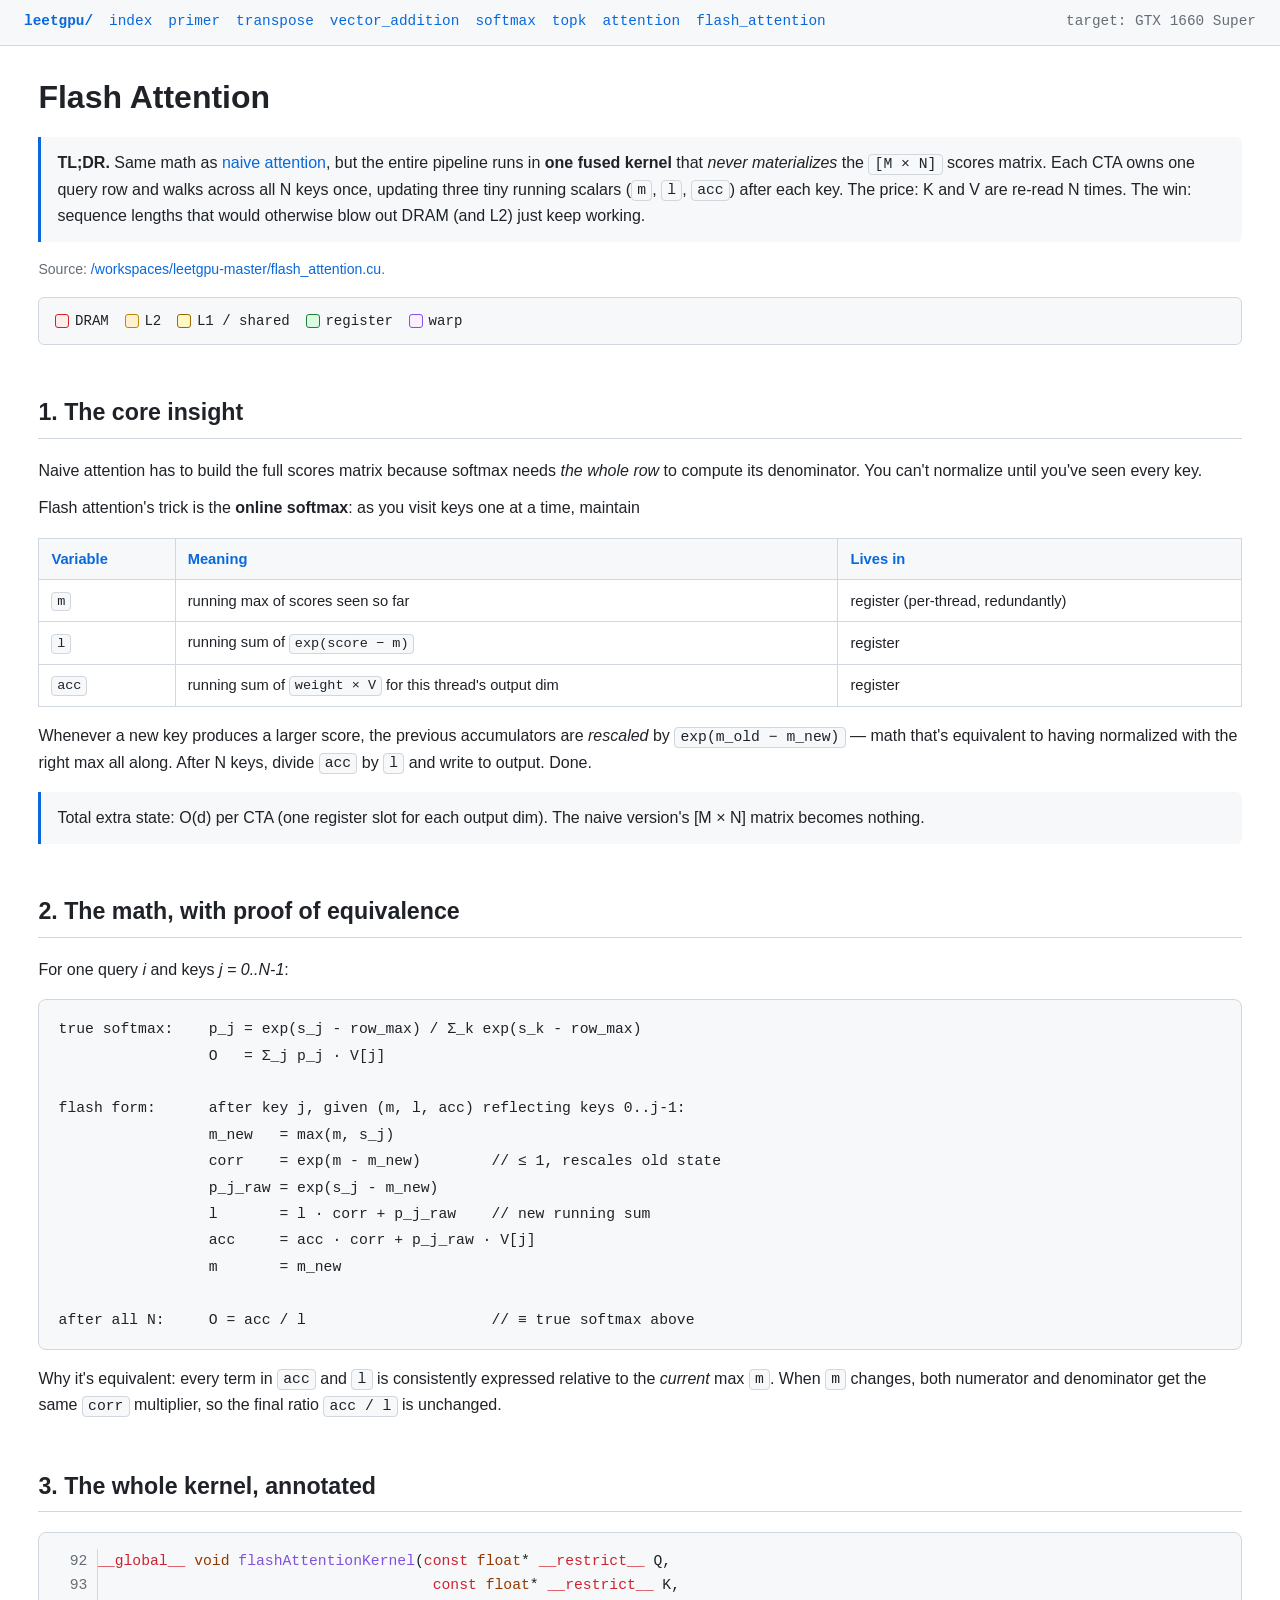
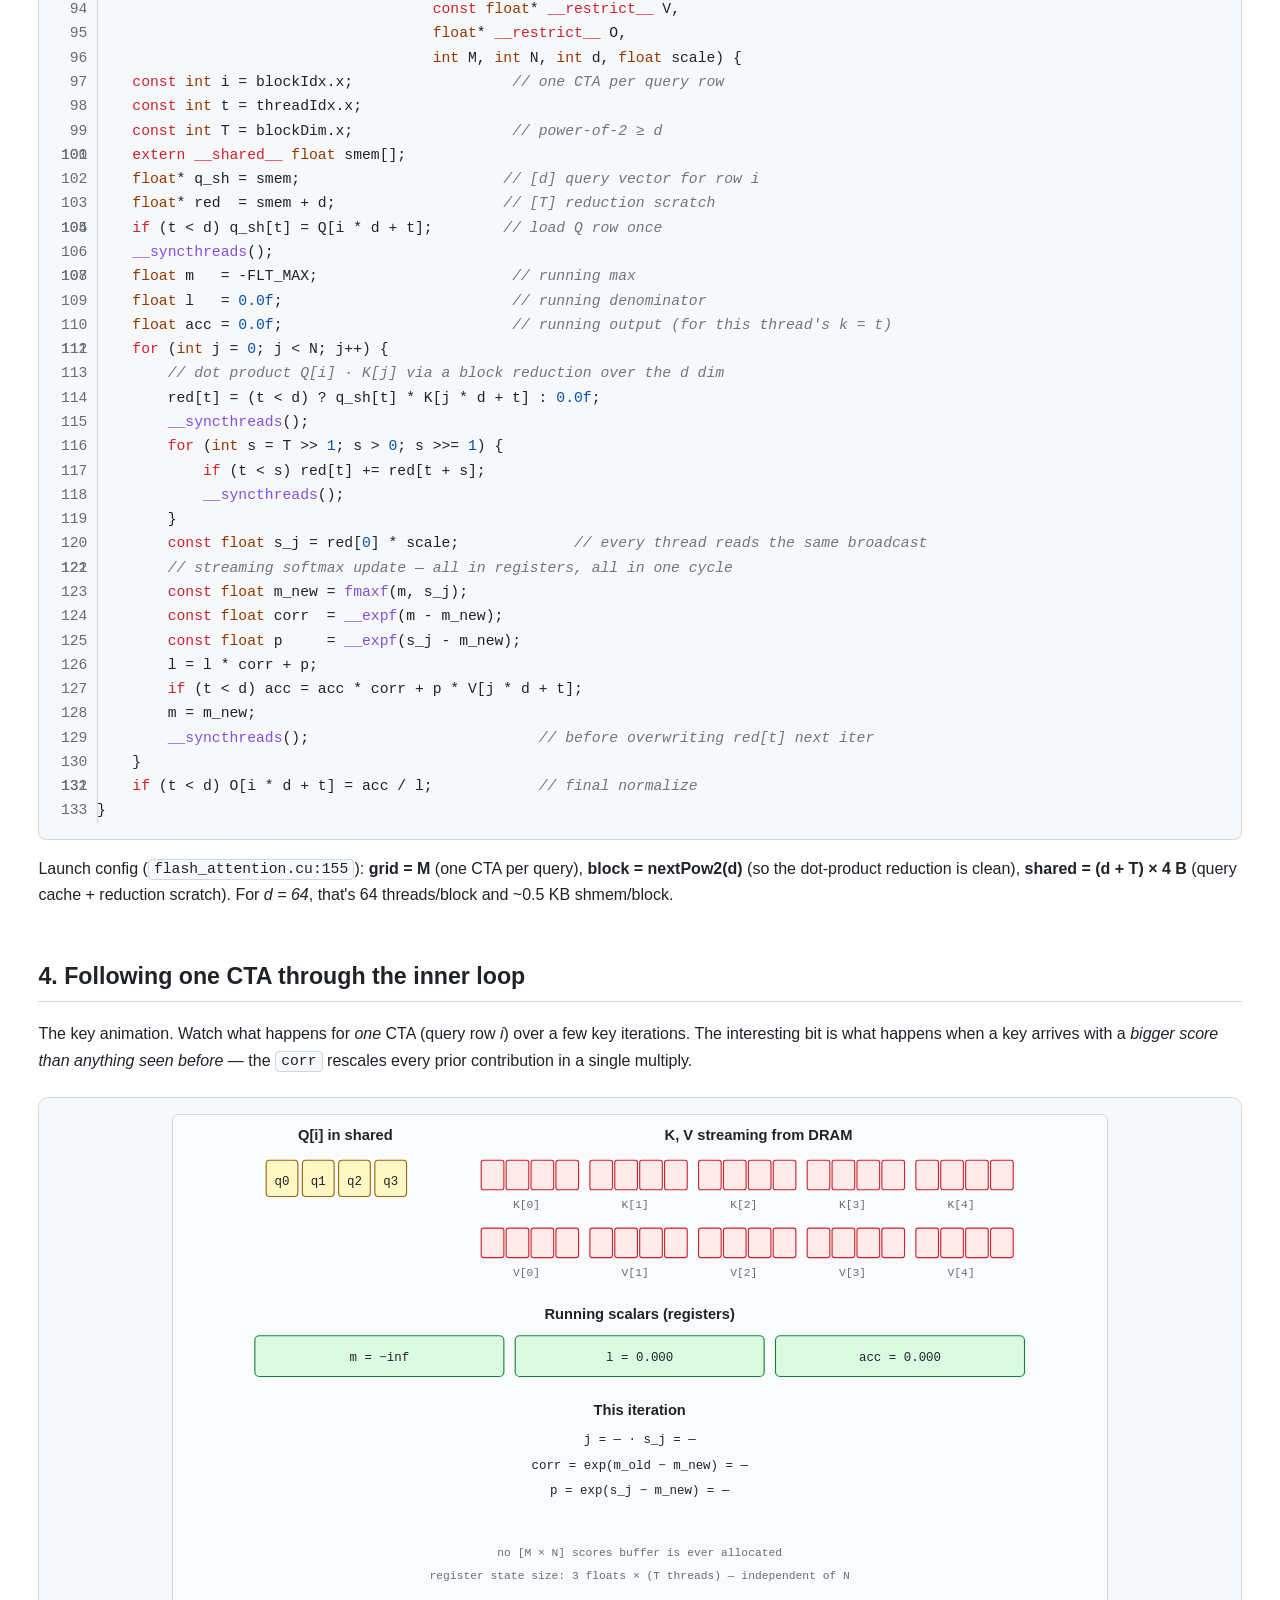
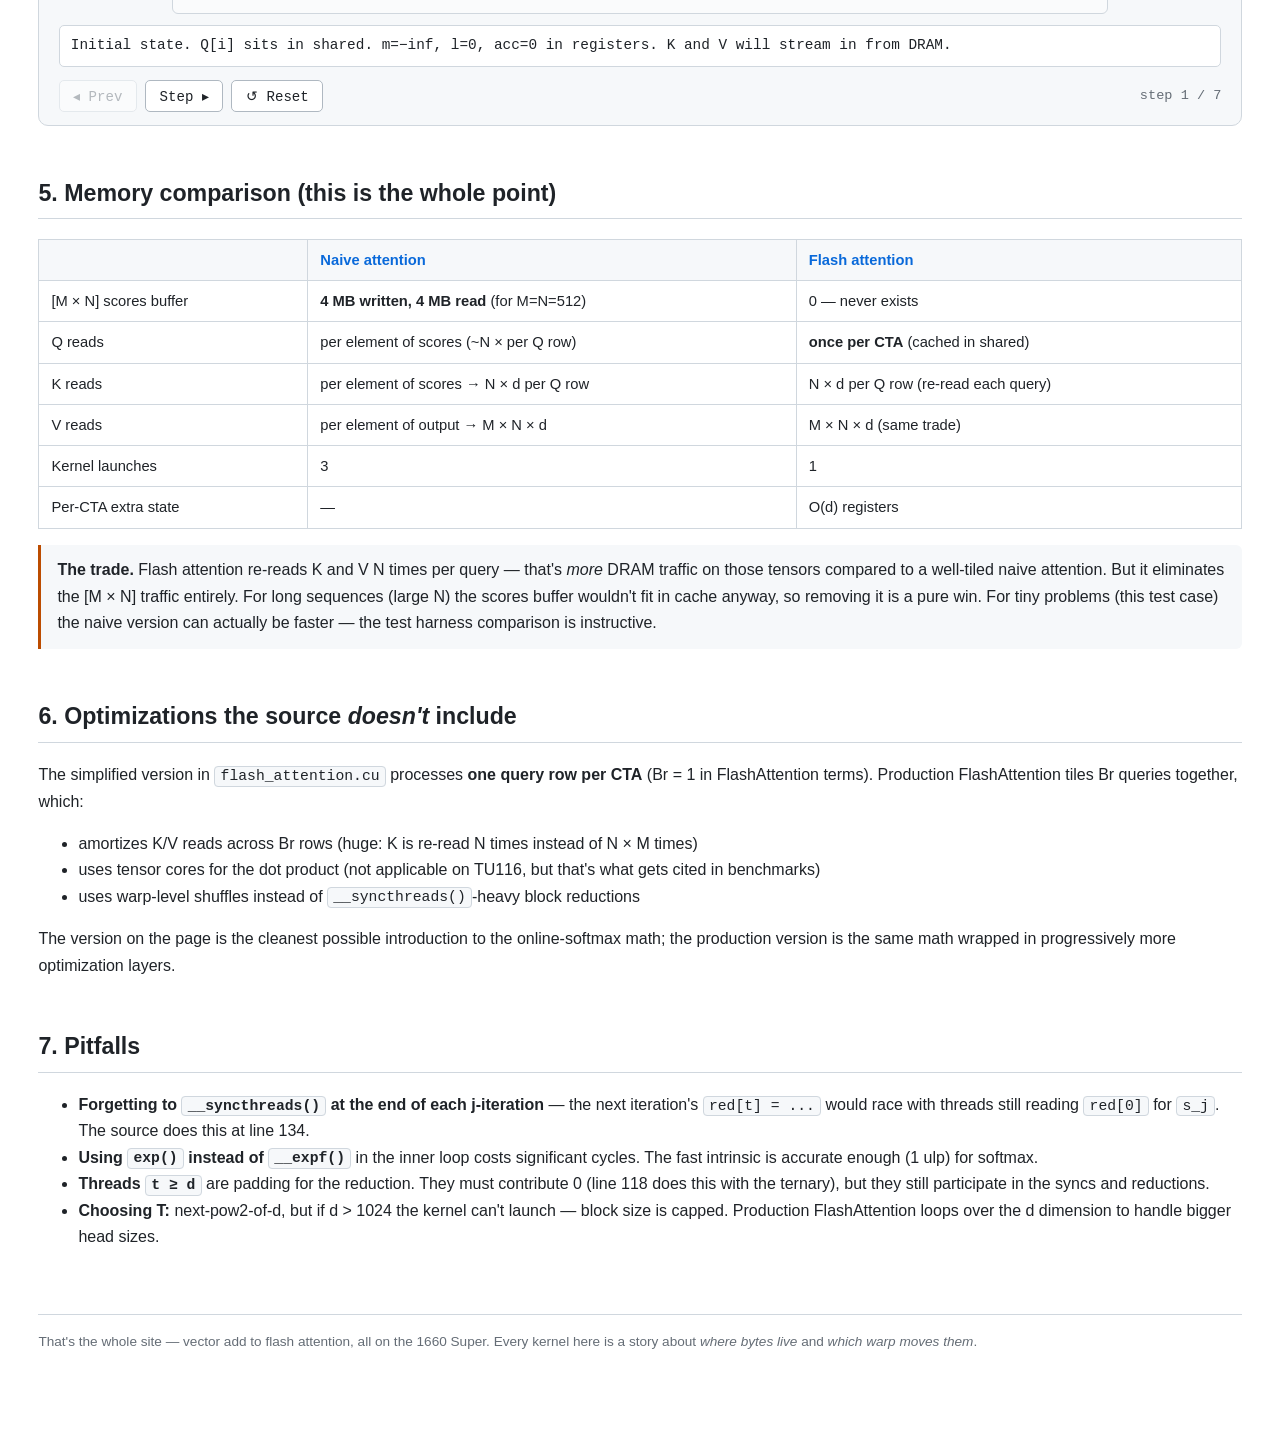
<file: docs/flash_attention.html>
<!DOCTYPE html>
<html lang="en">
<head>
<meta charset="UTF-8" />
<meta name="viewport" content="width=device-width, initial-scale=1" />
<title>Flash Attention — LeetGPU</title>
<link rel="stylesheet" href="styles.css" />
</head>
<body>

<nav class="topnav">
    <span class="brand">leetgpu/</span>
    <a href="index.html">index</a>
    <a href="primer.html">primer</a>
    <a href="transpose.html">transpose</a>
    <a href="vector_addition.html">vector_addition</a>
    <a href="softmax.html">softmax</a>
    <a href="topk.html">topk</a>
    <a href="attention.html">attention</a>
    <a href="flash_attention.html">flash_attention</a>
    <span class="spacer"></span>
    <span class="dim">target: GTX 1660 Super</span>
</nav>

<main>

<h1>Flash Attention</h1>

<div class="callout">
    <strong>TL;DR.</strong> Same math as <a href="attention.html">naive
    attention</a>, but the entire pipeline runs in <strong>one fused kernel</strong>
    that <em>never materializes</em> the <code>[M × N]</code> scores matrix.
    Each CTA owns one query row and walks across all N keys once, updating
    three tiny running scalars (<code>m</code>, <code>l</code>, <code>acc</code>)
    after each key. The price: K and V are re-read N times. The win:
    sequence lengths that would otherwise blow out DRAM (and L2) just keep working.
</div>

<p class="small dim">
    Source: <a href="../flash_attention.cu">/workspaces/leetgpu-master/flash_attention.cu</a>.
</p>

<div class="legend">
    <span><span class="swatch" style="background:#ffebe9;border-color:#cf222e"></span>DRAM</span>
    <span><span class="swatch" style="background:#fff1cf;border-color:#bf8700"></span>L2</span>
    <span><span class="swatch" style="background:#fff8c5;border-color:#9a6700"></span>L1 / shared</span>
    <span><span class="swatch" style="background:#dafbe1;border-color:#1a7f37"></span>register</span>
    <span><span class="swatch" style="background:#fbefff;border-color:#8250df"></span>warp</span>
</div>

<!-- ===================================================================== -->
<h2>1. The core insight</h2>

<p>
    Naive attention has to build the full scores matrix because softmax needs
    <em>the whole row</em> to compute its denominator. You can't normalize
    until you've seen every key.
</p>

<p>
    Flash attention's trick is the <strong>online softmax</strong>: as you
    visit keys one at a time, maintain
</p>

<table>
<tr><th>Variable</th><th>Meaning</th><th>Lives in</th></tr>
<tr><td><code>m</code></td><td>running max of scores seen so far</td><td>register (per-thread, redundantly)</td></tr>
<tr><td><code>l</code></td><td>running sum of <code>exp(score − m)</code></td><td>register</td></tr>
<tr><td><code>acc</code></td><td>running sum of <code>weight × V</code> for this thread's output dim</td><td>register</td></tr>
</table>

<p>
    Whenever a new key produces a larger score, the previous accumulators are
    <em>rescaled</em> by <code>exp(m_old − m_new)</code> — math that's
    equivalent to having normalized with the right max all along. After N keys,
    divide <code>acc</code> by <code>l</code> and write to output. Done.
</p>

<div class="callout">
    Total extra state: O(d) per CTA (one register slot for each output dim).
    The naive version's [M × N] matrix becomes nothing.
</div>

<!-- ===================================================================== -->
<h2>2. The math, with proof of equivalence</h2>

<p>
    For one query <em>i</em> and keys <em>j = 0..N-1</em>:
</p>

<pre><code>true softmax:    p_j = exp(s_j - row_max) / Σ_k exp(s_k - row_max)
                 O   = Σ_j p_j · V[j]

flash form:      after key j, given (m, l, acc) reflecting keys 0..j-1:
                 m_new   = max(m, s_j)
                 corr    = exp(m - m_new)        // ≤ 1, rescales old state
                 p_j_raw = exp(s_j - m_new)
                 l       = l · corr + p_j_raw    // new running sum
                 acc     = acc · corr + p_j_raw · V[j]
                 m       = m_new

after all N:     O = acc / l                     // ≡ true softmax above</code></pre>

<p>
    Why it's equivalent: every term in <code>acc</code> and <code>l</code> is
    consistently expressed relative to the <em>current</em> max <code>m</code>.
    When <code>m</code> changes, both numerator and denominator get the same
    <code>corr</code> multiplier, so the final ratio <code>acc / l</code>
    is unchanged.
</p>

<!-- ===================================================================== -->
<h2>3. The whole kernel, annotated</h2>

<div class="code-block">
<pre data-start-line="91" style="--start-line: 91;"><code><span class="line"><span class="kw">__global__</span> <span class="ty">void</span> <span class="fn">flashAttentionKernel</span>(<span class="kw">const</span> <span class="ty">float</span>* <span class="kw">__restrict__</span> Q,</span><span class="line">                                      <span class="kw">const</span> <span class="ty">float</span>* <span class="kw">__restrict__</span> K,</span><span class="line">                                      <span class="kw">const</span> <span class="ty">float</span>* <span class="kw">__restrict__</span> V,</span><span class="line">                                      <span class="ty">float</span>* <span class="kw">__restrict__</span> O,</span><span class="line">                                      <span class="ty">int</span> M, <span class="ty">int</span> N, <span class="ty">int</span> d, <span class="ty">float</span> scale) {</span><span class="line">    <span class="kw">const</span> <span class="ty">int</span> i = blockIdx.x;                  <span class="cmt">// one CTA per query row</span></span><span class="line">    <span class="kw">const</span> <span class="ty">int</span> t = threadIdx.x;</span><span class="line">    <span class="kw">const</span> <span class="ty">int</span> T = blockDim.x;                  <span class="cmt">// power-of-2 ≥ d</span></span><span class="line"></span><span class="line">    <span class="kw">extern</span> <span class="kw">__shared__</span> <span class="ty">float</span> smem[];</span><span class="line">    <span class="ty">float</span>* q_sh = smem;                       <span class="cmt">// [d] query vector for row i</span></span><span class="line">    <span class="ty">float</span>* red  = smem + d;                   <span class="cmt">// [T] reduction scratch</span></span><span class="line"></span><span class="line">    <span class="kw">if</span> (t &lt; d) q_sh[t] = Q[i * d + t];        <span class="cmt">// load Q row once</span></span><span class="line">    <span class="fn">__syncthreads</span>();</span><span class="line"></span><span class="line">    <span class="ty">float</span> m   = -FLT_MAX;                      <span class="cmt">// running max</span></span><span class="line">    <span class="ty">float</span> l   = <span class="num">0.0f</span>;                          <span class="cmt">// running denominator</span></span><span class="line">    <span class="ty">float</span> acc = <span class="num">0.0f</span>;                          <span class="cmt">// running output (for this thread's k = t)</span></span><span class="line"></span><span class="line">    <span class="kw">for</span> (<span class="ty">int</span> j = <span class="num">0</span>; j &lt; N; j++) {</span><span class="line">        <span class="cmt">// dot product Q[i] · K[j] via a block reduction over the d dim</span></span><span class="line">        red[t] = (t &lt; d) ? q_sh[t] * K[j * d + t] : <span class="num">0.0f</span>;</span><span class="line">        <span class="fn">__syncthreads</span>();</span><span class="line">        <span class="kw">for</span> (<span class="ty">int</span> s = T &gt;&gt; <span class="num">1</span>; s &gt; <span class="num">0</span>; s &gt;&gt;= <span class="num">1</span>) {</span><span class="line">            <span class="kw">if</span> (t &lt; s) red[t] += red[t + s];</span><span class="line">            <span class="fn">__syncthreads</span>();</span><span class="line">        }</span><span class="line">        <span class="kw">const</span> <span class="ty">float</span> s_j = red[<span class="num">0</span>] * scale;             <span class="cmt">// every thread reads the same broadcast</span></span><span class="line"></span><span class="line">        <span class="cmt">// streaming softmax update — all in registers, all in one cycle</span></span><span class="line">        <span class="kw">const</span> <span class="ty">float</span> m_new = <span class="fn">fmaxf</span>(m, s_j);</span><span class="line">        <span class="kw">const</span> <span class="ty">float</span> corr  = <span class="fn">__expf</span>(m - m_new);</span><span class="line">        <span class="kw">const</span> <span class="ty">float</span> p     = <span class="fn">__expf</span>(s_j - m_new);</span><span class="line">        l = l * corr + p;</span><span class="line">        <span class="kw">if</span> (t &lt; d) acc = acc * corr + p * V[j * d + t];</span><span class="line">        m = m_new;</span><span class="line">        <span class="fn">__syncthreads</span>();                          <span class="cmt">// before overwriting red[t] next iter</span></span><span class="line">    }</span><span class="line"></span><span class="line">    <span class="kw">if</span> (t &lt; d) O[i * d + t] = acc / l;            <span class="cmt">// final normalize</span></span><span class="line">}</span></code></pre>
</div>

<p>
    Launch config (<code>flash_attention.cu:155</code>):
    <strong>grid = M</strong> (one CTA per query),
    <strong>block = nextPow2(d)</strong> (so the dot-product reduction is clean),
    <strong>shared = (d + T) × 4 B</strong> (query cache + reduction scratch).
    For <em>d = 64</em>, that's 64 threads/block and ~0.5 KB shmem/block.
</p>

<!-- ===================================================================== -->
<h2>4. Following one CTA through the inner loop</h2>

<p>
    The key animation. Watch what happens for <em>one</em> CTA (query row <em>i</em>)
    over a few key iterations. The interesting bit is what happens when a key
    arrives with a <em>bigger score than anything seen before</em> — the
    <code>corr</code> rescales every prior contribution in a single multiply.
</p>

<div class="figure" id="fig-flash">
    <svg viewBox="0 0 720 440" preserveAspectRatio="xMidYMid meet">
        <!-- Row 1: Q (in shared) + K/V streaming from DRAM -->
        <text x="100" y="22" text-anchor="middle" class="svg-title">Q[i] in shared</text>
        <text x="465" y="22" text-anchor="middle" class="svg-title">K, V streaming from DRAM</text>
        <g id="fQ"  transform="translate(30,40)"></g>
        <g id="fKV" transform="translate(220,40)"></g>

        <!-- Row 2: Running scalars (now BELOW the K/V row, full width) -->
        <text x="360" y="180" text-anchor="middle" class="svg-title">Running scalars (registers)</text>
        <g transform="translate(20,195)">
            <rect x="0"   y="0" width="220" height="36" rx="4" fill="#dafbe1" stroke="#1a7f37"/>
            <text x="110" y="22" text-anchor="middle" class="svg-lbl" id="lblM">m   = −inf</text>
        </g>
        <g transform="translate(250,195)">
            <rect x="0"   y="0" width="220" height="36" rx="4" fill="#dafbe1" stroke="#1a7f37"/>
            <text x="110" y="22" text-anchor="middle" class="svg-lbl" id="lblL">l   = 0.000</text>
        </g>
        <g transform="translate(480,195)">
            <rect x="0"   y="0" width="220" height="36" rx="4" fill="#dafbe1" stroke="#1a7f37"/>
            <text x="110" y="22" text-anchor="middle" class="svg-lbl" id="lblA">acc = 0.000</text>
        </g>

        <!-- Row 3: This iteration -->
        <text x="360" y="265" text-anchor="middle" class="svg-title">This iteration</text>
        <text x="360" y="290" text-anchor="middle" class="svg-lbl" id="lblIter">j = — · s_j = —</text>
        <text x="360" y="313" text-anchor="middle" class="svg-lbl" id="lblCorr">corr = exp(m_old − m_new) = —</text>
        <text x="360" y="335" text-anchor="middle" class="svg-lbl" id="lblP"   >p    = exp(s_j   − m_new) = —</text>

        <!-- Notes -->
        <text x="360" y="390" text-anchor="middle" class="svg-dim" id="lblNote">no [M × N] scores buffer is ever allocated</text>
        <text x="360" y="410" text-anchor="middle" class="svg-dim" id="lblNote2">register state size: 3 floats × (T threads) — independent of N</text>
    </svg>
    <div class="caption" id="fCap">Step through 5 key iterations and a final normalize. Watch how m, l, acc evolve.</div>
    <div class="controls">
        <button data-act="prev">◂ Prev</button>
        <button data-act="step">Step ▸</button>
        <button data-act="reset">↺ Reset</button>
        <span class="tick-label">step 1 / 7</span>
    </div>
</div>

<!-- ===================================================================== -->
<h2>5. Memory comparison (this is the whole point)</h2>

<table>
<tr><th></th><th>Naive attention</th><th>Flash attention</th></tr>
<tr><td>[M × N] scores buffer</td><td><strong>4 MB written, 4 MB read</strong> (for M=N=512)</td><td>0 — never exists</td></tr>
<tr><td>Q reads</td><td>per element of scores (~N × per Q row)</td><td><strong>once per CTA</strong> (cached in shared)</td></tr>
<tr><td>K reads</td><td>per element of scores → N × d per Q row</td><td>N × d per Q row (re-read each query)</td></tr>
<tr><td>V reads</td><td>per element of output → M × N × d</td><td>M × N × d (same trade)</td></tr>
<tr><td>Kernel launches</td><td>3</td><td>1</td></tr>
<tr><td>Per-CTA extra state</td><td>—</td><td>O(d) registers</td></tr>
</table>

<div class="callout warn">
    <strong>The trade.</strong> Flash attention re-reads K and V N times per
    query — that's <em>more</em> DRAM traffic on those tensors compared to a
    well-tiled naive attention. But it eliminates the [M × N] traffic entirely.
    For long sequences (large N) the scores buffer wouldn't fit in cache anyway,
    so removing it is a pure win. For tiny problems (this test case) the
    naive version can actually be faster — the test harness comparison is
    instructive.
</div>

<!-- ===================================================================== -->
<h2>6. Optimizations the source <em>doesn't</em> include</h2>

<p>
    The simplified version in <code>flash_attention.cu</code> processes
    <strong>one query row per CTA</strong> (Br = 1 in FlashAttention terms).
    Production FlashAttention tiles Br queries together, which:
</p>

<ul>
    <li>amortizes K/V reads across Br rows (huge: K is re-read N times instead
        of N × M times)</li>
    <li>uses tensor cores for the dot product (not applicable on TU116, but
        that's what gets cited in benchmarks)</li>
    <li>uses warp-level shuffles instead of <code>__syncthreads()</code>-heavy
        block reductions</li>
</ul>

<p>
    The version on the page is the cleanest possible introduction to the
    online-softmax math; the production version is the same math wrapped in
    progressively more optimization layers.
</p>

<!-- ===================================================================== -->
<h2>7. Pitfalls</h2>

<ul>
    <li><strong>Forgetting to <code>__syncthreads()</code> at the end of each j-iteration</strong>
        — the next iteration's <code>red[t] = ...</code> would race with threads
        still reading <code>red[0]</code> for <code>s_j</code>. The source does
        this at line 134.</li>
    <li><strong>Using <code>exp()</code> instead of <code>__expf()</code></strong>
        in the inner loop costs significant cycles. The fast intrinsic is
        accurate enough (1 ulp) for softmax.</li>
    <li><strong>Threads <code>t ≥ d</code></strong> are padding for the
        reduction. They must contribute 0 (line 118 does this with the
        ternary), but they still participate in the syncs and reductions.</li>
    <li><strong>Choosing T:</strong> next-pow2-of-d, but if d &gt; 1024 the
        kernel can't launch — block size is capped. Production FlashAttention
        loops over the d dimension to handle bigger head sizes.</li>
</ul>

<footer>
    That's the whole site — vector add to flash attention, all on the 1660 Super.
    Every kernel here is a story about <em>where bytes live</em> and <em>which warp
    moves them</em>.
</footer>

</main>

<script>
class StepFig {
    constructor(figEl, ticks) {
        this.fig = figEl; this.ticks = ticks; this.idx = 0;
        this.cap = figEl.querySelector('.caption');
        this.tickLabel = figEl.querySelector('.tick-label');
        this.btnPrev  = figEl.querySelector('[data-act=prev]');
        this.btnStep  = figEl.querySelector('[data-act=step]');
        this.btnReset = figEl.querySelector('[data-act=reset]');
        if (this.btnPrev)  this.btnPrev.addEventListener('click', () => this.prev());
        if (this.btnStep)  this.btnStep.addEventListener('click', () => this.step());
        if (this.btnReset) this.btnReset.addEventListener('click', () => this.reset());
        this.render();
    }
    render() {
        this.ticks[this.idx].apply();
        if (this.cap) this.cap.textContent = this.ticks[this.idx].caption;
        if (this.tickLabel) this.tickLabel.textContent = `step ${this.idx + 1} / ${this.ticks.length}`;
        if (this.btnPrev) this.btnPrev.disabled = (this.idx === 0);
        if (this.btnStep) this.btnStep.disabled = (this.idx === this.ticks.length - 1);
    }
    step()  { if (this.idx < this.ticks.length - 1) { this.idx++; this.render(); } }
    prev()  { if (this.idx > 0) { this.idx--; this.render(); } }
    reset() { this.idx = 0; this.render(); }
}
const NS = 'http://www.w3.org/2000/svg';
function mk(tag, attrs = {}, parent = null) {
    const el = document.createElementNS(NS, tag);
    for (const k in attrs) el.setAttribute(k, attrs[k]);
    if (parent) parent.appendChild(el);
    return el;
}

// ===================================================================
// Figure: flash-attention running state through 5 key iterations
// ===================================================================
(function () {
    const fig = document.getElementById('fig-flash');
    const Q = fig.querySelector('#fQ');
    const KV = fig.querySelector('#fKV');
    const lblM = fig.querySelector('#lblM');
    const lblL = fig.querySelector('#lblL');
    const lblA = fig.querySelector('#lblA');
    const lblIter = fig.querySelector('#lblIter');
    const lblCorr = fig.querySelector('#lblCorr');
    const lblP    = fig.querySelector('#lblP');

    // Q[i] = 4 cells in shared
    for (let i = 0; i < 4; i++) {
        mk('rect', { x: i*32, y: 0, width: 28, height: 32, rx: 3,
            fill: '#fff8c5', stroke: '#9a6700' }, Q);
        mk('text', { x: i*32 + 14, y: 22, 'text-anchor': 'middle', class: 'svg-lbl' }, Q)
            .textContent = ['q0','q1','q2','q3'][i];
    }

    // K and V tiles streaming (TILE_GAP keeps 5 tiles inside the 720-wide viewBox)
    const kCells = [], vCells = [];
    const TILE_GAP = 96;
    for (let j = 0; j < 5; j++) {
        for (let e = 0; e < 4; e++) {
            kCells.push(mk('rect', { x: e*22 + j*TILE_GAP, y: 0, width: 20, height: 26, rx: 2,
                fill: '#ffebe9', stroke: '#cf222e' }, KV));
        }
        mk('text', { x: j*TILE_GAP + 40, y: 42, 'text-anchor': 'middle', class: 'svg-dim' }, KV)
            .textContent = `K[${j}]`;
        for (let e = 0; e < 4; e++) {
            vCells.push(mk('rect', { x: e*22 + j*TILE_GAP, y: 60, width: 20, height: 26, rx: 2,
                fill: '#ffebe9', stroke: '#cf222e' }, KV));
        }
        mk('text', { x: j*TILE_GAP + 40, y: 102, 'text-anchor': 'middle', class: 'svg-dim' }, KV)
            .textContent = `V[${j}]`;
    }
    function highlightK(j) {
        for (let jj = 0; jj < 5; jj++) {
            const fill = (jj === j) ? '#7fd296' : '#ffebe9';
            for (let e = 0; e < 4; e++) {
                kCells[jj*4 + e].setAttribute('fill', fill);
                vCells[jj*4 + e].setAttribute('fill', fill);
            }
        }
    }
    function setLabels(m, l, acc, iter, corr, p) {
        lblM.textContent = `m   = ${m}`;
        lblL.textContent = `l   = ${l}`;
        lblA.textContent = `acc = ${acc}`;
        lblIter.textContent = iter;
        lblCorr.textContent = corr;
        lblP.textContent    = p;
    }

    // Synthetic numbers chosen to show a max-jump on iteration j=3.
    // scores s_j (arbitrary): [0.2, 0.5, 0.1, 1.4, 0.3]
    // acc per-thread (one number for the figure), using V values of [0.5, 0.7, 0.4, 1.0, 0.6]
    // We pre-compute the values rather than animating real floats.
    const ticks = [
        { caption: 'Initial state. Q[i] sits in shared. m=−inf, l=0, acc=0 in registers. K and V will stream in from DRAM.',
          apply: () => { highlightK(-1);
              setLabels('−inf', '0.000', '0.000',
                  'j = — · s_j = —',
                  'corr = exp(m_old − m_new) = —',
                  'p    = exp(s_j   − m_new) = —'); } },
        { caption: 'j = 0: read K[0] and V[0]. Score s_0 = 0.2. First key → m_new = 0.2, corr = 0 (irrelevant), p = 1.',
          apply: () => { highlightK(0);
              setLabels('0.200', '1.000', '0.500',
                  'j = 0 · s_0 = 0.200',
                  'corr = exp(−inf − 0.2) = 0  (first key)',
                  'p    = exp(0.2 − 0.2) = 1.000'); } },
        { caption: 'j = 1: s_1 = 0.5 > current m. m_new = 0.5. corr = exp(0.2 − 0.5) = 0.74. Rescale, then add p=1.',
          apply: () => { highlightK(1);
              setLabels('0.500', '1.741', '1.069',
                  'j = 1 · s_1 = 0.500',
                  'corr = exp(0.2 − 0.5) = 0.741',
                  'p    = exp(0.5 − 0.5) = 1.000'); } },
        { caption: 'j = 2: s_2 = 0.1 < m. m_new = 0.5 unchanged, corr = 1. Just append p = exp(0.1 − 0.5) = 0.67.',
          apply: () => { highlightK(2);
              setLabels('0.500', '2.411', '1.337',
                  'j = 2 · s_2 = 0.100',
                  'corr = exp(0.5 − 0.5) = 1.000',
                  'p    = exp(0.1 − 0.5) = 0.670'); } },
        { caption: 'j = 3: s_3 = 1.4. BIG jump. m_new = 1.4, corr = exp(0.5 − 1.4) = 0.41. Old state SHRINKS.',
          apply: () => { highlightK(3);
              setLabels('1.400', '1.988', '1.548',
                  'j = 3 · s_3 = 1.400',
                  'corr = exp(0.5 − 1.4) = 0.407',
                  'p    = exp(1.4 − 1.4) = 1.000'); } },
        { caption: 'j = 4: s_4 = 0.3. Small. m unchanged. Append p = exp(0.3 − 1.4) = 0.33.',
          apply: () => { highlightK(4);
              setLabels('1.400', '2.321', '1.747',
                  'j = 4 · s_4 = 0.300',
                  'corr = exp(1.4 − 1.4) = 1.000',
                  'p    = exp(0.3 − 1.4) = 0.333'); } },
        { caption: 'Done. After all keys, write O[i][t] = acc / l. No [M × N] buffer was ever needed.',
          apply: () => { highlightK(-1);
              setLabels('1.400 (final)', '2.321 (final)', '1.747 (final)',
                  'output: O[i][t] = acc / l ≈ 0.753',
                  'no scores matrix materialized',
                  'register state: 3 floats × T threads — independent of N'); } },
    ];
    new StepFig(fig, ticks);
})();
</script>
</body>
</html>
</file>
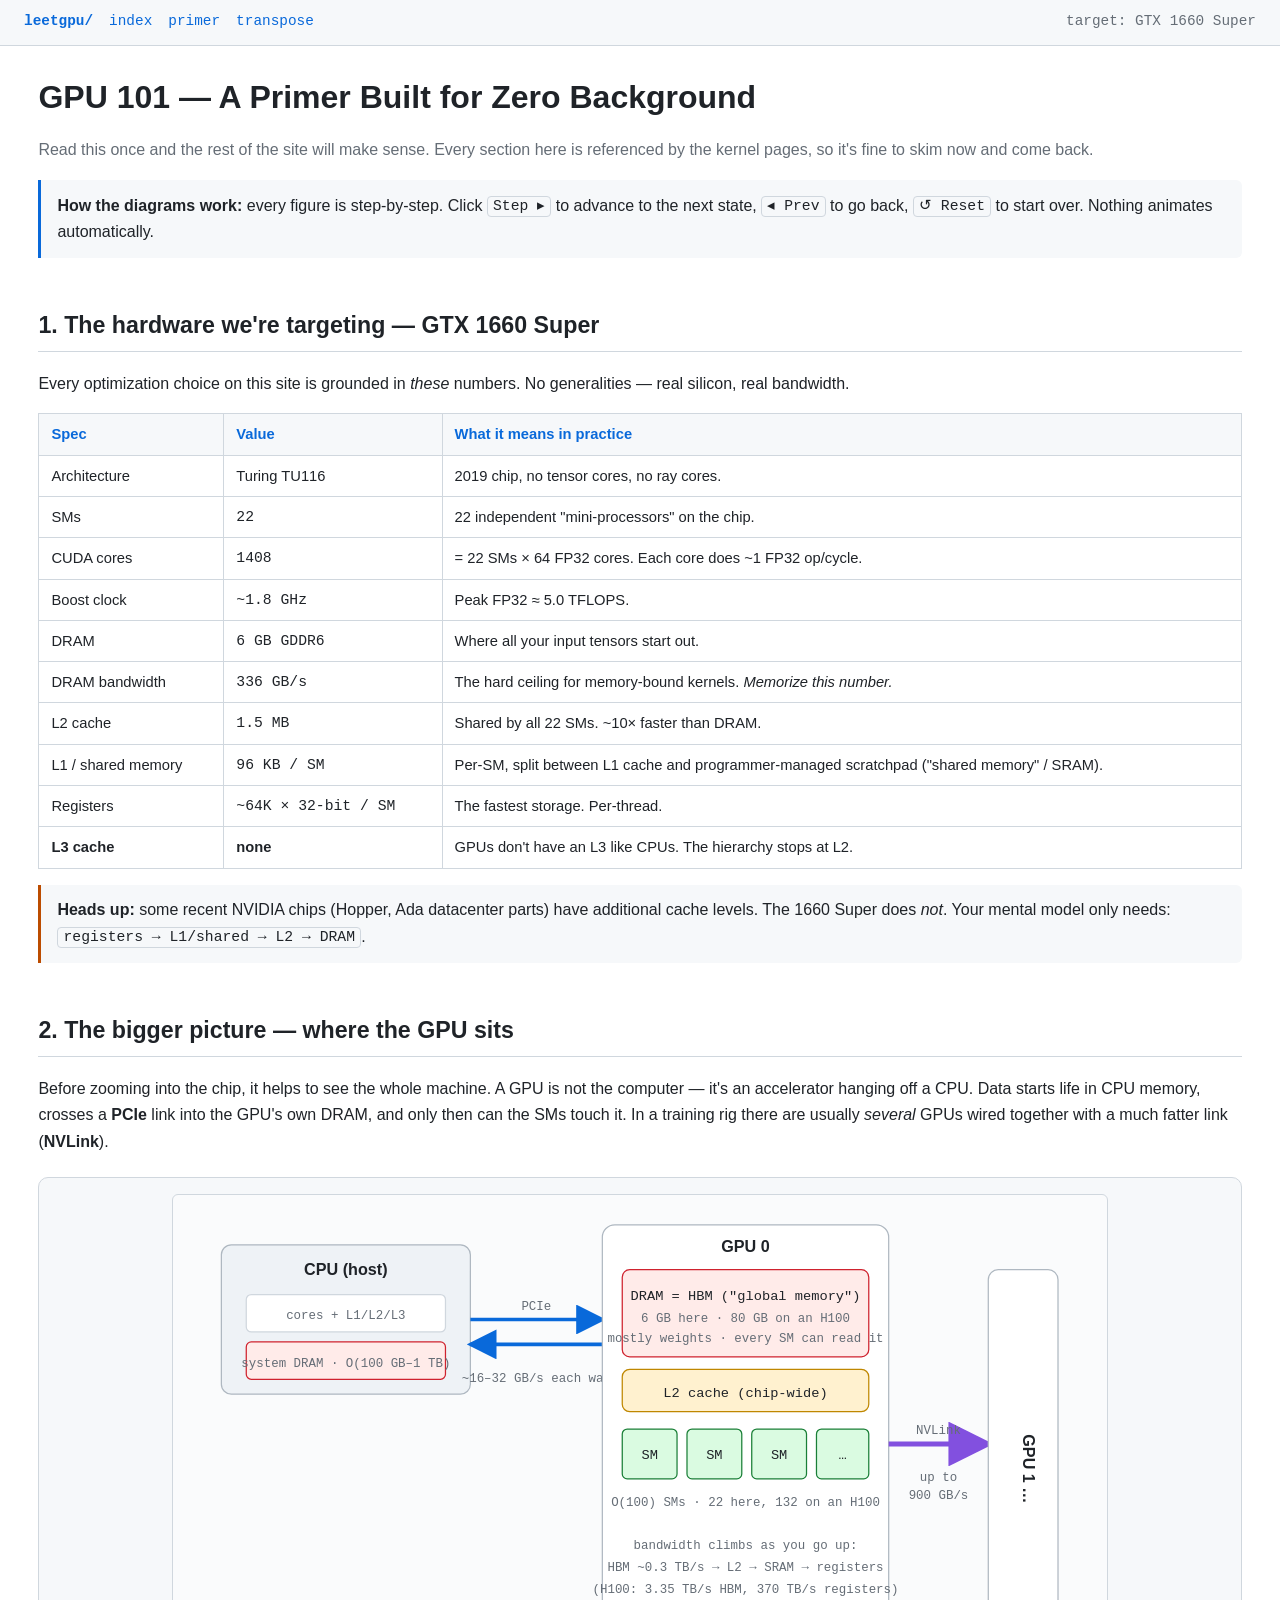
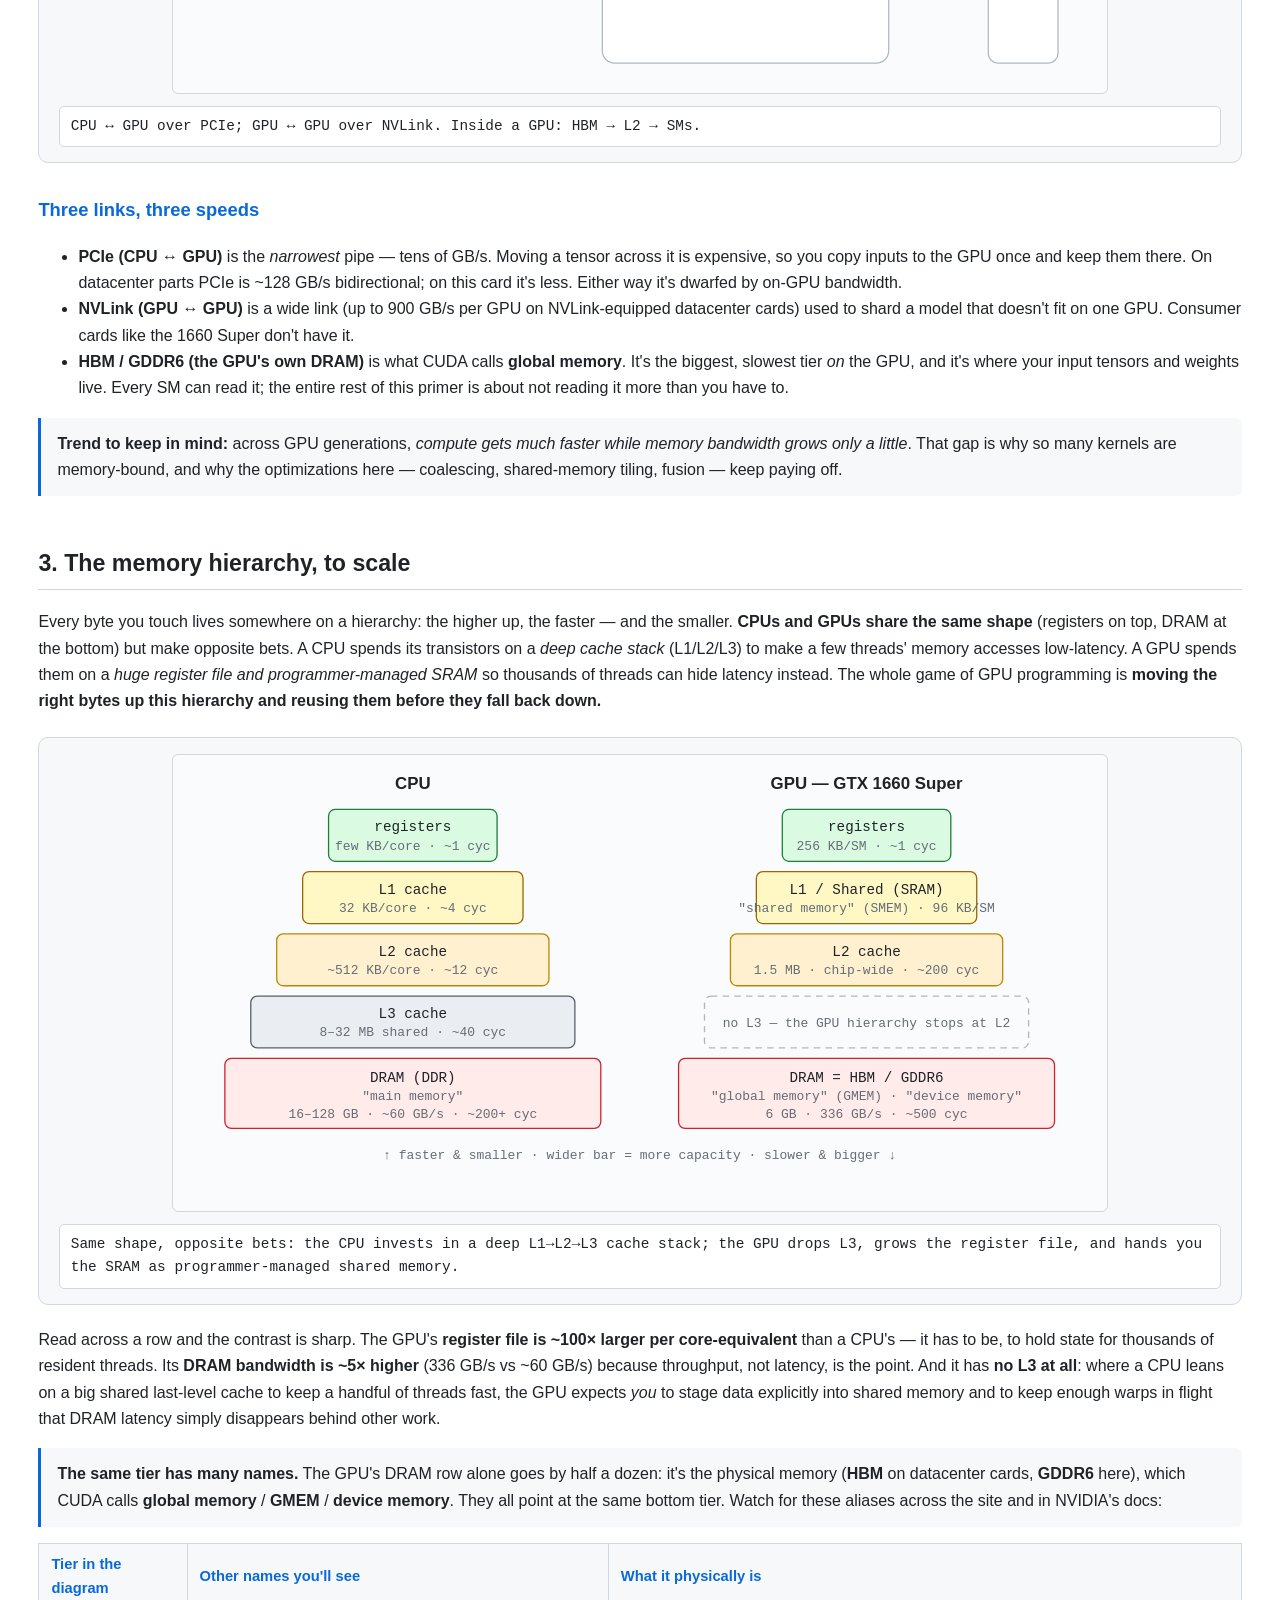
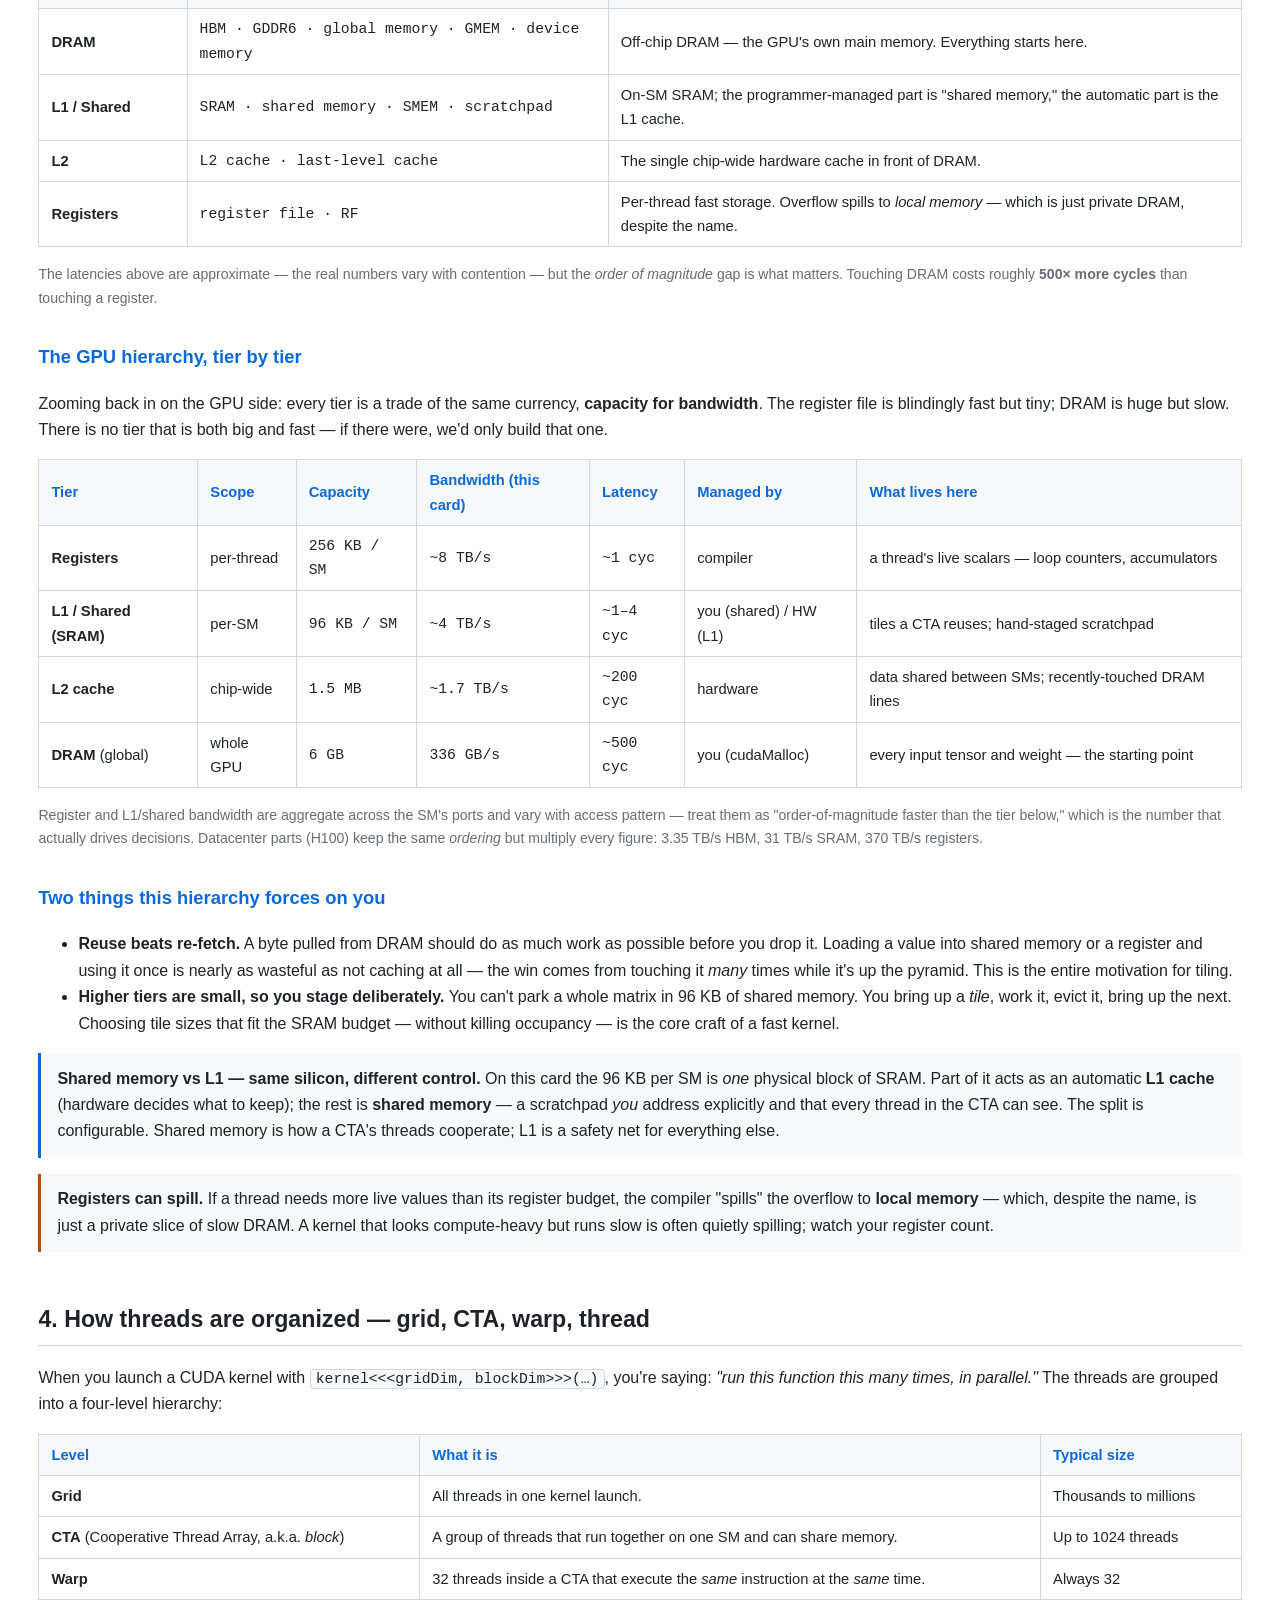
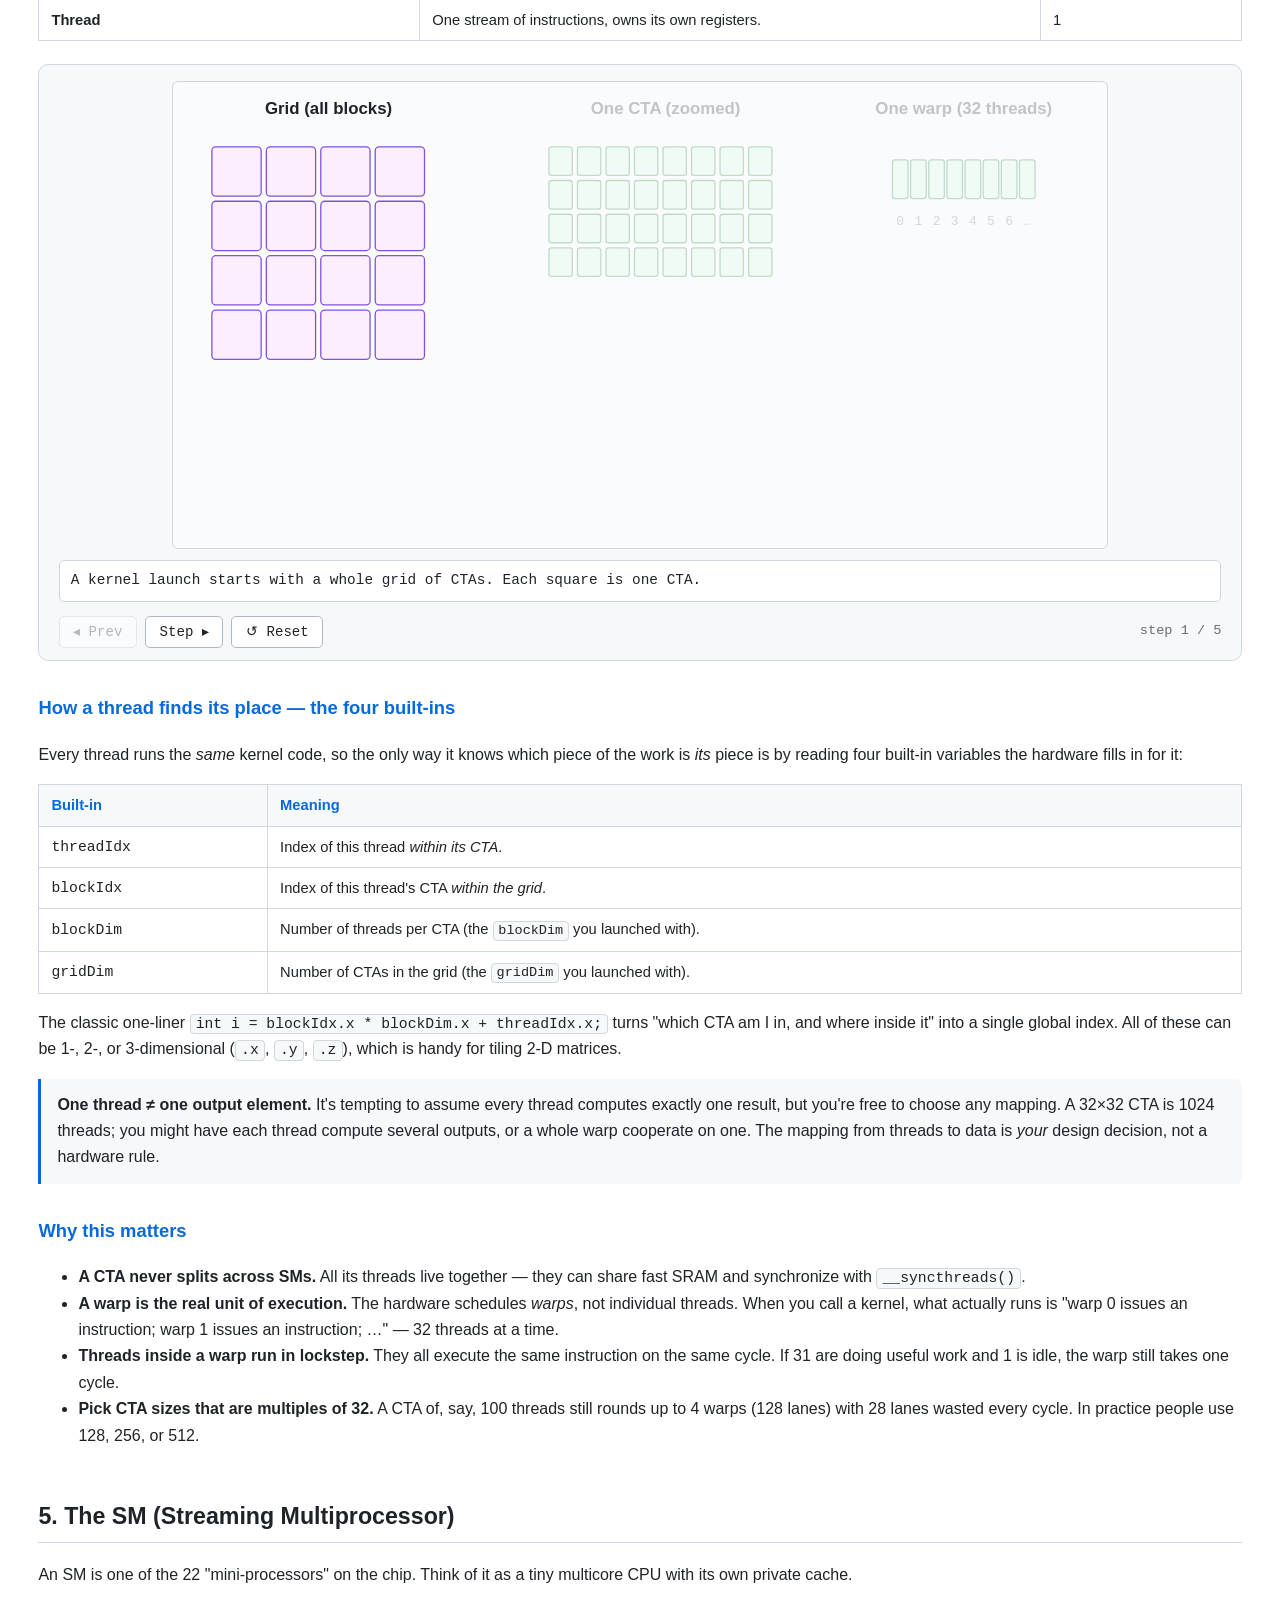
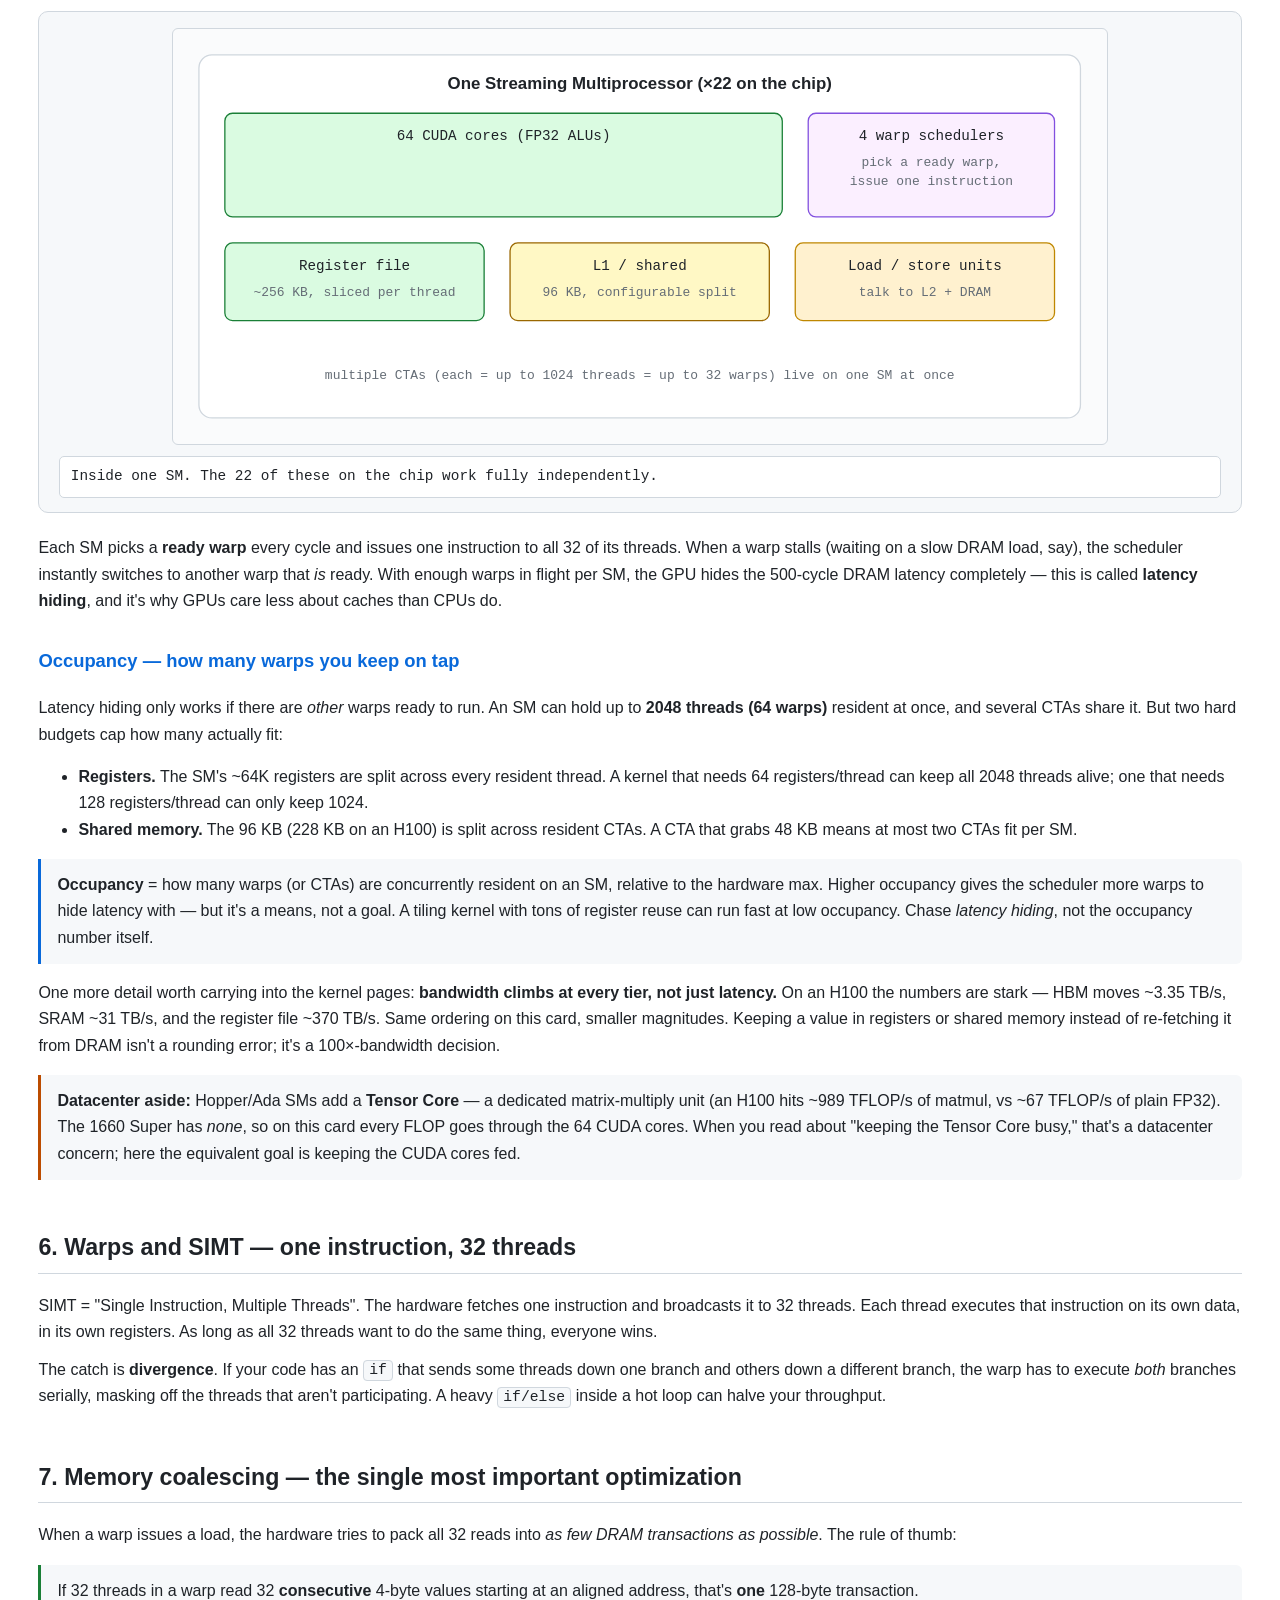
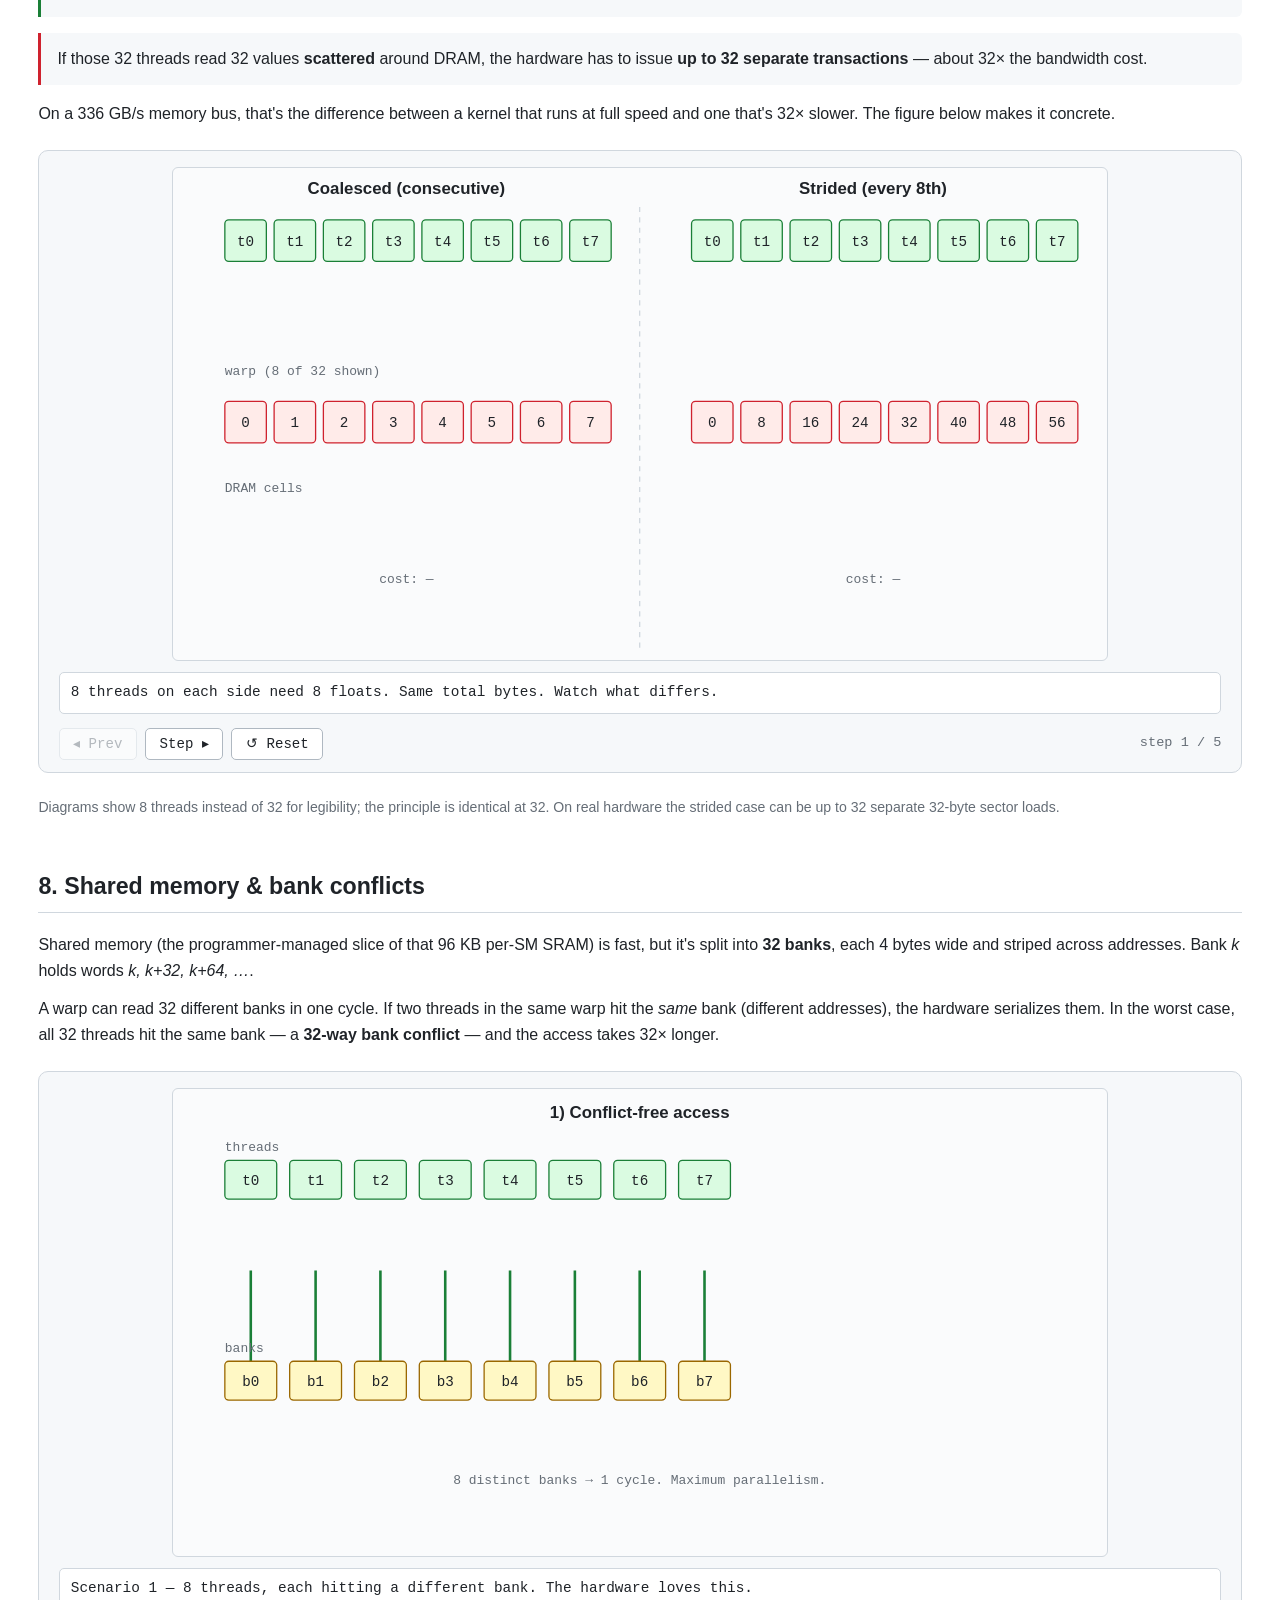
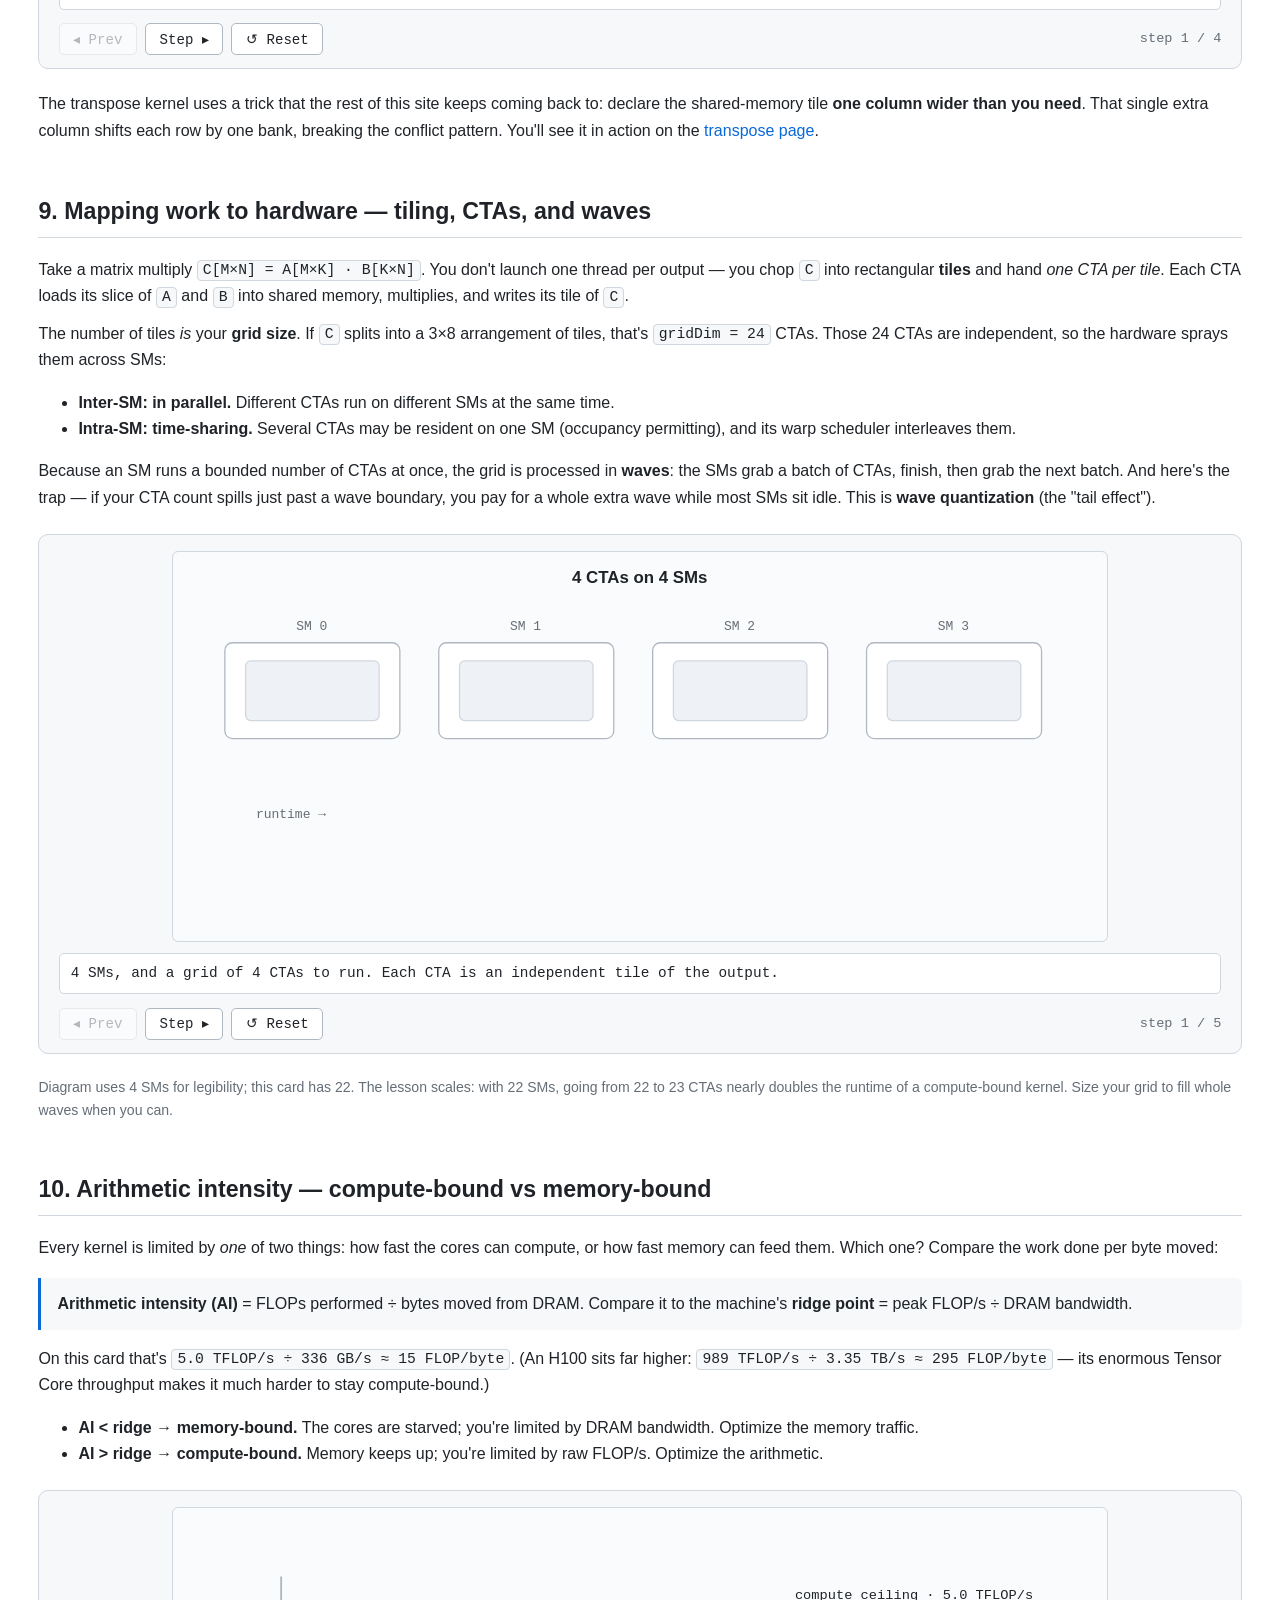
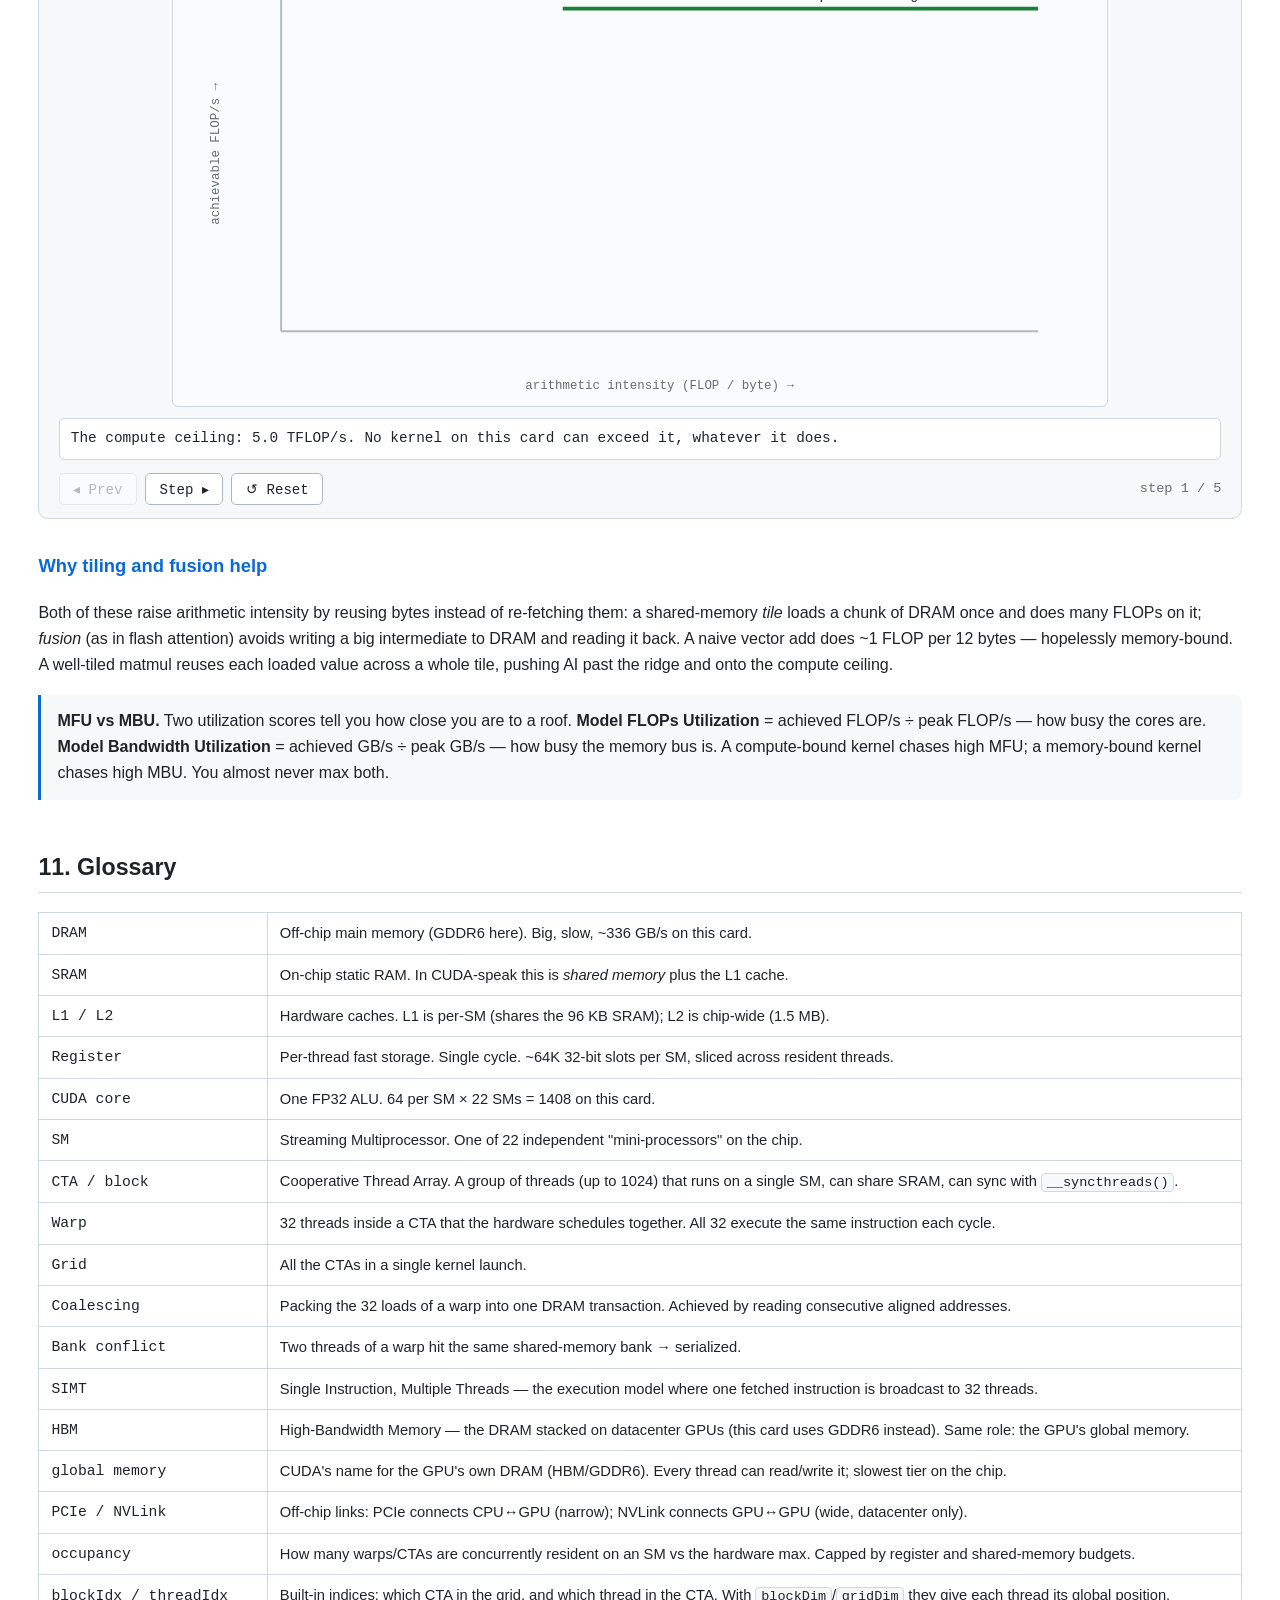
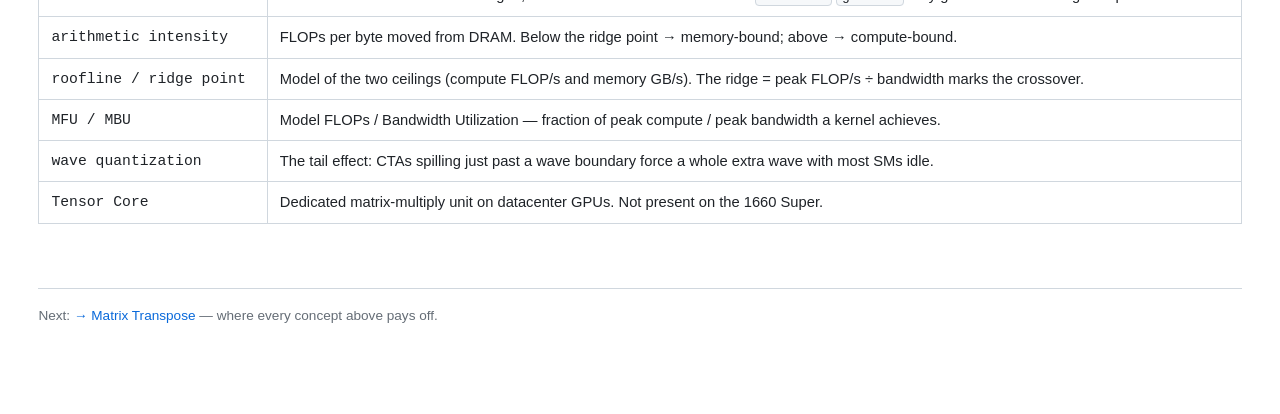
<file: docs/primer.html>
<!DOCTYPE html>
<html lang="en">
<head>
<meta charset="UTF-8" />
<meta name="viewport" content="width=device-width, initial-scale=1" />
<title>GPU 101 Primer — LeetGPU</title>
<link rel="stylesheet" href="styles.css" />
</head>
<body>

<nav class="topnav">
    <span class="brand">leetgpu/</span>
    <a href="index.html">index</a>
    <a href="primer.html">primer</a>
    <a href="transpose.html">transpose</a>
    <span class="spacer"></span>
    <span class="dim">target: GTX 1660 Super</span>
</nav>

<main>

<h1>GPU 101 — A Primer Built for Zero Background</h1>
<p class="dim">
    Read this once and the rest of the site will make sense. Every section here is
    referenced by the kernel pages, so it's fine to skim now and come back.
</p>

<div class="callout">
    <strong>How the diagrams work:</strong> every figure is step-by-step. Click
    <code>Step ▸</code> to advance to the next state, <code>◂ Prev</code> to go back,
    <code>↺ Reset</code> to start over. Nothing animates automatically.
</div>


<h2>1. The hardware we're targeting — GTX 1660 Super</h2>

<p>
    Every optimization choice on this site is grounded in <em>these</em> numbers.
    No generalities — real silicon, real bandwidth.
</p>

<table>
<tr><th>Spec</th><th>Value</th><th>What it means in practice</th></tr>
<tr><td>Architecture</td><td>Turing TU116</td><td>2019 chip, no tensor cores, no ray cores.</td></tr>
<tr><td>SMs</td><td class="mono">22</td><td>22 independent "mini-processors" on the chip.</td></tr>
<tr><td>CUDA cores</td><td class="mono">1408</td><td>= 22 SMs × 64 FP32 cores. Each core does ~1 FP32 op/cycle.</td></tr>
<tr><td>Boost clock</td><td class="mono">~1.8 GHz</td><td>Peak FP32 ≈ 5.0 TFLOPS.</td></tr>
<tr><td>DRAM</td><td class="mono">6 GB GDDR6</td><td>Where all your input tensors start out.</td></tr>
<tr><td>DRAM bandwidth</td><td class="mono">336 GB/s</td><td>The hard ceiling for memory-bound kernels. <em>Memorize this number.</em></td></tr>
<tr><td>L2 cache</td><td class="mono">1.5 MB</td><td>Shared by all 22 SMs. ~10× faster than DRAM.</td></tr>
<tr><td>L1 / shared memory</td><td class="mono">96 KB / SM</td><td>Per-SM, split between L1 cache and programmer-managed scratchpad ("shared memory" / SRAM).</td></tr>
<tr><td>Registers</td><td class="mono">~64K × 32-bit / SM</td><td>The fastest storage. Per-thread.</td></tr>
<tr><td><strong>L3 cache</strong></td><td><strong>none</strong></td><td>GPUs don't have an L3 like CPUs. The hierarchy stops at L2.</td></tr>
</table>

<div class="callout warn">
    <strong>Heads up:</strong> some recent NVIDIA chips (Hopper, Ada datacenter parts)
    have additional cache levels. The 1660 Super does <em>not</em>. Your mental
    model only needs: <code>registers → L1/shared → L2 → DRAM</code>.
</div>

<!-- ===================================================================== -->
<h2>2. The bigger picture — where the GPU sits</h2>

<p>
    Before zooming into the chip, it helps to see the whole machine. A GPU is not
    the computer — it's an accelerator hanging off a CPU. Data starts life in CPU
    memory, crosses a <strong>PCIe</strong> link into the GPU's own DRAM, and only
    then can the SMs touch it. In a training rig there are usually <em>several</em>
    GPUs wired together with a much fatter link (<strong>NVLink</strong>).
</p>

<div class="figure">
    <svg viewBox="0 0 720 400" preserveAspectRatio="xMidYMid meet" aria-label="System topology: CPU, PCIe, GPUs, NVLink">
        <!-- CPU / host -->
        <rect x="24" y="40" width="200" height="120" fill="#eef2f6" stroke="#afb8c1" rx="8" />
        <text x="124" y="64" text-anchor="middle" class="svg-title">CPU (host)</text>
        <rect x="44" y="80" width="160" height="30" fill="#ffffff" stroke="#d0d7de" rx="4" />
        <text x="124" y="100" text-anchor="middle" class="svg-dim">cores + L1/L2/L3</text>
        <rect x="44" y="118" width="160" height="30" fill="#ffebe9" stroke="#cf222e" rx="4" />
        <text x="124" y="138" text-anchor="middle" class="svg-dim">system DRAM · O(100 GB–1 TB)</text>

        <!-- PCIe link -->
        <line x1="224" y1="100" x2="330" y2="100" stroke="#0969da" stroke-width="3" marker-end="url(#arrH)" />
        <line x1="330" y1="120" x2="224" y2="120" stroke="#0969da" stroke-width="3" marker-end="url(#arrH2)" />
        <text x="277" y="92" text-anchor="middle" class="svg-dim">PCIe</text>
        <text x="277" y="150" text-anchor="middle" class="svg-dim">~16–32 GB/s each way</text>

        <!-- GPU 0 -->
        <rect x="330" y="24" width="230" height="352" fill="#ffffff" stroke="#afb8c1" rx="10" />
        <text x="445" y="46" text-anchor="middle" class="svg-title">GPU 0</text>

        <rect x="346" y="60" width="198" height="70" fill="#ffebe9" stroke="#cf222e" rx="6" />
        <text x="445" y="84" text-anchor="middle" class="svg-lbl" fill="#cf222e">DRAM = HBM ("global memory")</text>
        <text x="445" y="102" text-anchor="middle" class="svg-dim">6 GB here · 80 GB on an H100</text>
        <text x="445" y="118" text-anchor="middle" class="svg-dim">mostly weights · every SM can read it</text>

        <rect x="346" y="140" width="198" height="34" fill="#fff1cf" stroke="#bf8700" rx="6" />
        <text x="445" y="162" text-anchor="middle" class="svg-lbl" fill="#bf8700">L2 cache (chip-wide)</text>

        <g id="smRow">
            <rect x="346" y="188" width="44" height="40" fill="#dafbe1" stroke="#1a7f37" rx="4" />
            <rect x="398" y="188" width="44" height="40" fill="#dafbe1" stroke="#1a7f37" rx="4" />
            <rect x="450" y="188" width="44" height="40" fill="#dafbe1" stroke="#1a7f37" rx="4" />
            <rect x="502" y="188" width="42" height="40" fill="#dafbe1" stroke="#1a7f37" rx="4" />
        </g>
        <text x="368" y="212" text-anchor="middle" class="svg-lbl" fill="#1a7f37">SM</text>
        <text x="420" y="212" text-anchor="middle" class="svg-lbl" fill="#1a7f37">SM</text>
        <text x="472" y="212" text-anchor="middle" class="svg-lbl" fill="#1a7f37">SM</text>
        <text x="523" y="212" text-anchor="middle" class="svg-lbl" fill="#1a7f37">…</text>
        <text x="445" y="250" text-anchor="middle" class="svg-dim">O(100) SMs · 22 here, 132 on an H100</text>

        <text x="445" y="284" text-anchor="middle" class="svg-dim">bandwidth climbs as you go up:</text>
        <text x="445" y="302" text-anchor="middle" class="svg-dim">HBM ~0.3 TB/s → L2 → SRAM → registers</text>
        <text x="445" y="320" text-anchor="middle" class="svg-dim">(H100: 3.35 TB/s HBM, 370 TB/s registers)</text>

        <!-- NVLink to GPU 1 -->
        <line x1="560" y1="200" x2="640" y2="200" stroke="#8250df" stroke-width="4" marker-end="url(#arrP)" />
        <text x="600" y="192" text-anchor="middle" class="svg-dim">NVLink</text>
        <text x="600" y="230" text-anchor="middle" class="svg-dim">up to</text>
        <text x="600" y="244" text-anchor="middle" class="svg-dim">900 GB/s</text>

        <rect x="640" y="60" width="56" height="316" fill="#ffffff" stroke="#afb8c1" rx="8" />
        <text x="668" y="220" text-anchor="middle" class="svg-title" transform="rotate(90 668 220)">GPU 1 …</text>

        <defs>
            <marker id="arrH"  markerWidth="8" markerHeight="8" refX="7" refY="4" orient="auto"><path d="M0,0 L8,4 L0,8 z" fill="#0969da"/></marker>
            <marker id="arrH2" markerWidth="8" markerHeight="8" refX="7" refY="4" orient="auto"><path d="M0,0 L8,4 L0,8 z" fill="#0969da"/></marker>
            <marker id="arrP"  markerWidth="9" markerHeight="9" refX="8" refY="4.5" orient="auto"><path d="M0,0 L9,4.5 L0,9 z" fill="#8250df"/></marker>
        </defs>
    </svg>
    <div class="caption">CPU ↔ GPU over PCIe; GPU ↔ GPU over NVLink. Inside a GPU: HBM → L2 → SMs.</div>
</div>

<h3>Three links, three speeds</h3>
<ul>
    <li><strong>PCIe (CPU ↔ GPU)</strong> is the <em>narrowest</em> pipe — tens of GB/s.
        Moving a tensor across it is expensive, so you copy inputs to the GPU once and
        keep them there. On datacenter parts PCIe is ~128 GB/s bidirectional; on this
        card it's less. Either way it's dwarfed by on-GPU bandwidth.</li>
    <li><strong>NVLink (GPU ↔ GPU)</strong> is a wide link (up to 900 GB/s per GPU on
        NVLink-equipped datacenter cards) used to shard a model that doesn't fit on one
        GPU. Consumer cards like the 1660 Super don't have it.</li>
    <li><strong>HBM / GDDR6 (the GPU's own DRAM)</strong> is what CUDA calls
        <strong>global memory</strong>. It's the biggest, slowest tier <em>on</em> the
        GPU, and it's where your input tensors and weights live. Every SM can read it;
        the entire rest of this primer is about not reading it more than you have to.</li>
</ul>

<div class="callout">
    <strong>Trend to keep in mind:</strong> across GPU generations, <em>compute gets
    much faster while memory bandwidth grows only a little</em>. That gap is why so many
    kernels are memory-bound, and why the optimizations here — coalescing, shared-memory
    tiling, fusion — keep paying off.
</div>

<!-- ===================================================================== -->
<h2>3. The memory hierarchy, to scale</h2>

<p>
    Every byte you touch lives somewhere on a hierarchy: the higher up, the faster —
    and the smaller. <strong>CPUs and GPUs share the same shape</strong> (registers on
    top, DRAM at the bottom) but make opposite bets. A CPU spends its transistors on a
    <em>deep cache stack</em> (L1/L2/L3) to make a few threads' memory accesses low-latency.
    A GPU spends them on a <em>huge register file and programmer-managed SRAM</em> so
    thousands of threads can hide latency instead. The whole game of GPU programming is
    <strong>moving the right bytes up this hierarchy and reusing them before they fall back down.</strong>
</p>

<div class="figure" id="fig-mem">
    <svg viewBox="0 0 720 352" preserveAspectRatio="xMidYMid meet" aria-label="CPU vs GPU memory hierarchy, side by side">
        <text x="185" y="26" text-anchor="middle" class="svg-title">CPU</text>
        <text x="535" y="26" text-anchor="middle" class="svg-title">GPU — GTX 1660 Super</text>

        <!-- ===== row: registers ===== -->
        <rect x="120" y="42" width="130" height="40" rx="5" fill="#dafbe1" stroke="#1a7f37" />
        <text x="185" y="59" text-anchor="middle" class="svg-lbl" fill="#1a7f37">registers</text>
        <text x="185" y="73" text-anchor="middle" class="svg-dim">few KB/core · ~1 cyc</text>

        <rect x="470" y="42" width="130" height="40" rx="5" fill="#dafbe1" stroke="#1a7f37" />
        <text x="535" y="59" text-anchor="middle" class="svg-lbl" fill="#1a7f37">registers</text>
        <text x="535" y="73" text-anchor="middle" class="svg-dim">256 KB/SM · ~1 cyc</text>

        <!-- ===== row: L1 ===== -->
        <rect x="100" y="90" width="170" height="40" rx="5" fill="#fff8c5" stroke="#9a6700" />
        <text x="185" y="107" text-anchor="middle" class="svg-lbl" fill="#9a6700">L1 cache</text>
        <text x="185" y="121" text-anchor="middle" class="svg-dim">32 KB/core · ~4 cyc</text>

        <rect x="450" y="90" width="170" height="40" rx="5" fill="#fff8c5" stroke="#9a6700" />
        <text x="535" y="107" text-anchor="middle" class="svg-lbl" fill="#9a6700">L1 / Shared (SRAM)</text>
        <text x="535" y="121" text-anchor="middle" class="svg-dim">"shared memory" (SMEM) · 96 KB/SM</text>

        <!-- ===== row: L2 ===== -->
        <rect x="80" y="138" width="210" height="40" rx="5" fill="#fff1cf" stroke="#bf8700" />
        <text x="185" y="155" text-anchor="middle" class="svg-lbl" fill="#bf8700">L2 cache</text>
        <text x="185" y="169" text-anchor="middle" class="svg-dim">~512 KB/core · ~12 cyc</text>

        <rect x="430" y="138" width="210" height="40" rx="5" fill="#fff1cf" stroke="#bf8700" />
        <text x="535" y="155" text-anchor="middle" class="svg-lbl" fill="#bf8700">L2 cache</text>
        <text x="535" y="169" text-anchor="middle" class="svg-dim">1.5 MB · chip-wide · ~200 cyc</text>

        <!-- ===== row: L3 (CPU only) ===== -->
        <rect x="60" y="186" width="250" height="40" rx="5" fill="#eaeef2" stroke="#57606a" />
        <text x="185" y="203" text-anchor="middle" class="svg-lbl" fill="#57606a">L3 cache</text>
        <text x="185" y="217" text-anchor="middle" class="svg-dim">8–32 MB shared · ~40 cyc</text>

        <rect x="410" y="186" width="250" height="40" rx="5" fill="none" stroke="#afb8c1" stroke-dasharray="5 4" />
        <text x="535" y="210" text-anchor="middle" class="svg-dim">no L3 — the GPU hierarchy stops at L2</text>

        <!-- ===== row: DRAM ===== -->
        <rect x="40" y="234" width="290" height="54" rx="5" fill="#ffebe9" stroke="#cf222e" />
        <text x="185" y="252" text-anchor="middle" class="svg-lbl" fill="#cf222e">DRAM (DDR)</text>
        <text x="185" y="266" text-anchor="middle" class="svg-dim">"main memory"</text>
        <text x="185" y="280" text-anchor="middle" class="svg-dim">16–128 GB · ~60 GB/s · ~200+ cyc</text>

        <rect x="390" y="234" width="290" height="54" rx="5" fill="#ffebe9" stroke="#cf222e" />
        <text x="535" y="252" text-anchor="middle" class="svg-lbl" fill="#cf222e">DRAM = HBM / GDDR6</text>
        <text x="535" y="266" text-anchor="middle" class="svg-dim">"global memory" (GMEM) · "device memory"</text>
        <text x="535" y="280" text-anchor="middle" class="svg-dim">6 GB · 336 GB/s · ~500 cyc</text>

        <!-- axis note -->
        <text x="360" y="312" text-anchor="middle" class="svg-dim">↑ faster &amp; smaller   ·   wider bar = more capacity   ·   slower &amp; bigger ↓</text>
    </svg>
    <div class="caption">Same shape, opposite bets: the CPU invests in a deep L1→L2→L3 cache stack; the GPU drops L3, grows the register file, and hands you the SRAM as programmer-managed shared memory.</div>
</div>

<p>
    Read across a row and the contrast is sharp. The GPU's <strong>register file is
    ~100× larger per core-equivalent</strong> than a CPU's — it has to be, to hold state
    for thousands of resident threads. Its <strong>DRAM bandwidth is ~5× higher</strong>
    (336 GB/s vs ~60 GB/s) because throughput, not latency, is the point. And it has
    <strong>no L3 at all</strong>: where a CPU leans on a big shared last-level cache to
    keep a handful of threads fast, the GPU expects <em>you</em> to stage data explicitly
    into shared memory and to keep enough warps in flight that DRAM latency simply
    disappears behind other work.
</p>

<div class="callout">
    <strong>The same tier has many names.</strong> The GPU's DRAM row alone goes by half
    a dozen: it's the physical memory (<strong>HBM</strong> on datacenter cards,
    <strong>GDDR6</strong> here), which CUDA calls <strong>global memory</strong> /
    <strong>GMEM</strong> / <strong>device memory</strong>. They all point at the same
    bottom tier. Watch for these aliases across the site and in NVIDIA's docs:
</div>

<table>
<tr><th>Tier in the diagram</th><th>Other names you'll see</th><th>What it physically is</th></tr>
<tr>
    <td><strong>DRAM</strong></td>
    <td class="mono">HBM · GDDR6 · global memory · GMEM · device memory</td>
    <td>Off-chip DRAM — the GPU's own main memory. Everything starts here.</td>
</tr>
<tr>
    <td><strong>L1 / Shared</strong></td>
    <td class="mono">SRAM · shared memory · SMEM · scratchpad</td>
    <td>On-SM SRAM; the programmer-managed part is "shared memory," the automatic part is the L1 cache.</td>
</tr>
<tr>
    <td><strong>L2</strong></td>
    <td class="mono">L2 cache · last-level cache</td>
    <td>The single chip-wide hardware cache in front of DRAM.</td>
</tr>
<tr>
    <td><strong>Registers</strong></td>
    <td class="mono">register file · RF</td>
    <td>Per-thread fast storage. Overflow spills to <em>local memory</em> — which is just private DRAM, despite the name.</td>
</tr>
</table>

<p class="dim small">
    The latencies above are approximate — the real numbers vary with contention —
    but the <em>order of magnitude</em> gap is what matters. Touching DRAM costs
    roughly <strong>500× more cycles</strong> than touching a register.
</p>

<h3>The GPU hierarchy, tier by tier</h3>

<p>
    Zooming back in on the GPU side: every tier is a trade of the same currency,
    <strong>capacity for bandwidth</strong>. The register file is blindingly fast but
    tiny; DRAM is huge but slow. There is no tier that is both big and fast — if there
    were, we'd only build that one.
</p>

<table>
<tr>
    <th>Tier</th><th>Scope</th><th>Capacity</th>
    <th>Bandwidth (this card)</th><th>Latency</th><th>Managed by</th><th>What lives here</th>
</tr>
<tr>
    <td><strong>Registers</strong></td><td>per-thread</td><td class="mono">256 KB / SM</td>
    <td class="mono">~8 TB/s</td><td class="mono">~1 cyc</td><td>compiler</td>
    <td>a thread's live scalars — loop counters, accumulators</td>
</tr>
<tr>
    <td><strong>L1 / Shared (SRAM)</strong></td><td>per-SM</td><td class="mono">96 KB / SM</td>
    <td class="mono">~4 TB/s</td><td class="mono">~1–4 cyc</td><td>you (shared) / HW (L1)</td>
    <td>tiles a CTA reuses; hand-staged scratchpad</td>
</tr>
<tr>
    <td><strong>L2 cache</strong></td><td>chip-wide</td><td class="mono">1.5 MB</td>
    <td class="mono">~1.7 TB/s</td><td class="mono">~200 cyc</td><td>hardware</td>
    <td>data shared between SMs; recently-touched DRAM lines</td>
</tr>
<tr>
    <td><strong>DRAM</strong> (global)</td><td>whole GPU</td><td class="mono">6 GB</td>
    <td class="mono">336 GB/s</td><td class="mono">~500 cyc</td><td>you (cudaMalloc)</td>
    <td>every input tensor and weight — the starting point</td>
</tr>
</table>

<p class="small dim">
    Register and L1/shared bandwidth are aggregate across the SM's ports and vary with
    access pattern — treat them as "order-of-magnitude faster than the tier below," which
    is the number that actually drives decisions. Datacenter parts (H100) keep the same
    <em>ordering</em> but multiply every figure: 3.35 TB/s HBM, 31 TB/s SRAM, 370 TB/s
    registers.
</p>

<h3>Two things this hierarchy forces on you</h3>
<ul>
    <li><strong>Reuse beats re-fetch.</strong> A byte pulled from DRAM should do as much
        work as possible before you drop it. Loading a value into shared memory or a
        register and using it once is nearly as wasteful as not caching at all — the win
        comes from touching it <em>many</em> times while it's up the pyramid. This is the
        entire motivation for tiling.</li>
    <li><strong>Higher tiers are small, so you stage deliberately.</strong> You can't
        park a whole matrix in 96 KB of shared memory. You bring up a <em>tile</em>, work
        it, evict it, bring up the next. Choosing tile sizes that fit the SRAM budget —
        without killing occupancy — is the core craft of a fast kernel.</li>
</ul>

<div class="callout">
    <strong>Shared memory vs L1 — same silicon, different control.</strong> On this card
    the 96 KB per SM is <em>one</em> physical block of SRAM. Part of it acts as an
    automatic <strong>L1 cache</strong> (hardware decides what to keep); the rest is
    <strong>shared memory</strong> — a scratchpad <em>you</em> address explicitly and
    that every thread in the CTA can see. The split is configurable. Shared memory is how
    a CTA's threads cooperate; L1 is a safety net for everything else.
</div>

<div class="callout warn">
    <strong>Registers can spill.</strong> If a thread needs more live values than its
    register budget, the compiler "spills" the overflow to <strong>local memory</strong> —
    which, despite the name, is just a private slice of slow DRAM. A kernel that looks
    compute-heavy but runs slow is often quietly spilling; watch your register count.
</div>

<!-- ===================================================================== -->
<h2>4. How threads are organized — grid, CTA, warp, thread</h2>

<p>
    When you launch a CUDA kernel with <code>kernel&lt;&lt;&lt;gridDim, blockDim&gt;&gt;&gt;(…)</code>,
    you're saying: <em>"run this function this many times, in parallel."</em> The threads
    are grouped into a four-level hierarchy:
</p>

<table>
<tr><th>Level</th><th>What it is</th><th>Typical size</th></tr>
<tr><td><strong>Grid</strong></td><td>All threads in one kernel launch.</td><td>Thousands to millions</td></tr>
<tr><td><strong>CTA</strong> (Cooperative Thread Array, a.k.a. <em>block</em>)</td><td>A group of threads that run together on one SM and can share memory.</td><td>Up to 1024 threads</td></tr>
<tr><td><strong>Warp</strong></td><td>32 threads inside a CTA that execute the <em>same</em> instruction at the <em>same</em> time.</td><td>Always 32</td></tr>
<tr><td><strong>Thread</strong></td><td>One stream of instructions, owns its own registers.</td><td>1</td></tr>
</table>

<div class="figure" id="fig-grid">
    <svg viewBox="0 0 720 360" preserveAspectRatio="xMidYMid meet">
        <g id="gridView">
            <text x="120" y="25" text-anchor="middle" class="svg-title">Grid (all blocks)</text>
            <g id="gridBlocks"></g>
        </g>

        <g id="ctaView">
            <text x="380" y="25" text-anchor="middle" class="svg-title">One CTA (zoomed)</text>
            <g id="ctaThreads"></g>
        </g>

        <g id="warpView">
            <text x="610" y="25" text-anchor="middle" class="svg-title">One warp (32 threads)</text>
            <g id="warpLane"></g>
            <text x="610" y="200" text-anchor="middle" class="svg-dim" id="warpInstr">idle</text>
        </g>
    </svg>
    <div class="caption" id="cap-grid">A kernel launch is a grid of CTAs. Each CTA contains warps. Each warp contains 32 threads.</div>
    <div class="controls">
        <button data-act="prev">◂ Prev</button>
        <button data-act="step">Step ▸</button>
        <button data-act="reset">↺ Reset</button>
        <span class="tick-label">step 1 / 5</span>
    </div>
</div>

<h3>How a thread finds its place — the four built-ins</h3>

<p>
    Every thread runs the <em>same</em> kernel code, so the only way it knows which
    piece of the work is <em>its</em> piece is by reading four built-in variables the
    hardware fills in for it:
</p>

<table>
<tr><th>Built-in</th><th>Meaning</th></tr>
<tr><td class="mono">threadIdx</td><td>Index of this thread <em>within its CTA</em>.</td></tr>
<tr><td class="mono">blockIdx</td><td>Index of this thread's CTA <em>within the grid</em>.</td></tr>
<tr><td class="mono">blockDim</td><td>Number of threads per CTA (the <code>blockDim</code> you launched with).</td></tr>
<tr><td class="mono">gridDim</td><td>Number of CTAs in the grid (the <code>gridDim</code> you launched with).</td></tr>
</table>

<p>
    The classic one-liner <code>int i = blockIdx.x * blockDim.x + threadIdx.x;</code>
    turns "which CTA am I in, and where inside it" into a single global index. All of
    these can be 1-, 2-, or 3-dimensional (<code>.x</code>, <code>.y</code>,
    <code>.z</code>), which is handy for tiling 2-D matrices.
</p>

<div class="callout">
    <strong>One thread ≠ one output element.</strong> It's tempting to assume every
    thread computes exactly one result, but you're free to choose any mapping. A
    32×32 CTA is 1024 threads; you might have each thread compute several outputs, or a
    whole warp cooperate on one. The mapping from threads to data is <em>your</em>
    design decision, not a hardware rule.
</div>

<h3>Why this matters</h3>
<ul>
    <li><strong>A CTA never splits across SMs.</strong> All its threads live together — they can share fast SRAM and synchronize with <code>__syncthreads()</code>.</li>
    <li><strong>A warp is the real unit of execution.</strong> The hardware schedules <em>warps</em>, not individual threads. When you call a kernel, what actually runs is "warp 0 issues an instruction; warp 1 issues an instruction; …" — 32 threads at a time.</li>
    <li><strong>Threads inside a warp run in lockstep.</strong> They all execute the same instruction on the same cycle. If 31 are doing useful work and 1 is idle, the warp still takes one cycle.</li>
    <li><strong>Pick CTA sizes that are multiples of 32.</strong> A CTA of, say, 100 threads still rounds up to 4 warps (128 lanes) with 28 lanes wasted every cycle. In practice people use 128, 256, or 512.</li>
</ul>

<!-- ===================================================================== -->
<h2>5. The SM (Streaming Multiprocessor)</h2>

<p>
    An SM is one of the 22 "mini-processors" on the chip. Think of it as a tiny
    multicore CPU with its own private cache.
</p>

<div class="figure">
    <svg viewBox="0 0 720 320" preserveAspectRatio="xMidYMid meet">
        <rect x="20" y="20" width="680" height="280" fill="#ffffff" stroke="#d0d7de" rx="10" />
        <text x="360" y="46" text-anchor="middle" class="svg-title">One Streaming Multiprocessor (×22 on the chip)</text>

        <!-- CUDA cores -->
        <rect x="40" y="65" width="430" height="80" fill="#dafbe1" stroke="#1a7f37" rx="6" />
        <text x="255" y="86" text-anchor="middle" class="svg-lbl" fill="#1a7f37">64 CUDA cores (FP32 ALUs)</text>

        <!-- Warp schedulers -->
        <rect x="490" y="65" width="190" height="80" fill="#fbefff" stroke="#8250df" rx="6" />
        <text x="585" y="86" text-anchor="middle" class="svg-lbl" fill="#8250df">4 warp schedulers</text>
        <text x="585" y="106" text-anchor="middle" class="svg-dim">pick a ready warp,</text>
        <text x="585" y="120" text-anchor="middle" class="svg-dim">issue one instruction</text>

        <!-- Registers -->
        <rect x="40" y="165" width="200" height="60" fill="#dafbe1" stroke="#1a7f37" rx="6" />
        <text x="140" y="186" text-anchor="middle" class="svg-lbl" fill="#1a7f37">Register file</text>
        <text x="140" y="206" text-anchor="middle" class="svg-dim">~256 KB, sliced per thread</text>

        <!-- L1 / shared -->
        <rect x="260" y="165" width="200" height="60" fill="#fff8c5" stroke="#9a6700" rx="6" />
        <text x="360" y="186" text-anchor="middle" class="svg-lbl" fill="#9a6700">L1 / shared</text>
        <text x="360" y="206" text-anchor="middle" class="svg-dim">96 KB, configurable split</text>

        <!-- LD/ST units -->
        <rect x="480" y="165" width="200" height="60" fill="#fff1cf" stroke="#bf8700" rx="6" />
        <text x="580" y="186" text-anchor="middle" class="svg-lbl" fill="#bf8700">Load / store units</text>
        <text x="580" y="206" text-anchor="middle" class="svg-dim">talk to L2 + DRAM</text>

        <text x="360" y="270" text-anchor="middle" class="svg-dim">
            multiple CTAs (each = up to 1024 threads = up to 32 warps) live on one SM at once
        </text>
    </svg>
    <div class="caption">Inside one SM. The 22 of these on the chip work fully independently.</div>
</div>

<p>
    Each SM picks a <strong>ready warp</strong> every cycle and issues one instruction to all 32 of its threads.
    When a warp stalls (waiting on a slow DRAM load, say), the scheduler instantly switches to another warp
    that <em>is</em> ready. With enough warps in flight per SM, the GPU hides the 500-cycle DRAM latency
    completely — this is called <strong>latency hiding</strong>, and it's why GPUs care less about caches
    than CPUs do.
</p>

<h3>Occupancy — how many warps you keep on tap</h3>

<p>
    Latency hiding only works if there are <em>other</em> warps ready to run. An SM can
    hold up to <strong>2048 threads (64 warps)</strong> resident at once, and several
    CTAs share it. But two hard budgets cap how many actually fit:
</p>

<ul>
    <li><strong>Registers.</strong> The SM's ~64K registers are split across every
        resident thread. A kernel that needs 64 registers/thread can keep all 2048
        threads alive; one that needs 128 registers/thread can only keep 1024.</li>
    <li><strong>Shared memory.</strong> The 96 KB (228 KB on an H100) is split across
        resident CTAs. A CTA that grabs 48 KB means at most two CTAs fit per SM.</li>
</ul>

<div class="callout">
    <strong>Occupancy</strong> = how many warps (or CTAs) are concurrently resident on
    an SM, relative to the hardware max. Higher occupancy gives the scheduler more warps
    to hide latency with — but it's a means, not a goal. A tiling kernel with tons of
    register reuse can run fast at low occupancy. Chase <em>latency hiding</em>, not the
    occupancy number itself.
</div>

<p>
    One more detail worth carrying into the kernel pages: <strong>bandwidth climbs at
    every tier, not just latency.</strong> On an H100 the numbers are stark — HBM moves
    ~3.35 TB/s, SRAM ~31 TB/s, and the register file ~370 TB/s. Same ordering on this
    card, smaller magnitudes. Keeping a value in registers or shared memory instead of
    re-fetching it from DRAM isn't a rounding error; it's a 100×-bandwidth decision.
</p>

<div class="callout warn">
    <strong>Datacenter aside:</strong> Hopper/Ada SMs add a <strong>Tensor Core</strong>
    — a dedicated matrix-multiply unit (an H100 hits ~989 TFLOP/s of matmul, vs ~67
    TFLOP/s of plain FP32). The 1660 Super has <em>none</em>, so on this card every FLOP
    goes through the 64 CUDA cores. When you read about "keeping the Tensor Core busy,"
    that's a datacenter concern; here the equivalent goal is keeping the CUDA cores fed.
</div>

<!-- ===================================================================== -->
<h2>6. Warps and SIMT — one instruction, 32 threads</h2>

<p>
    SIMT = "Single Instruction, Multiple Threads". The hardware fetches one instruction
    and broadcasts it to 32 threads. Each thread executes that instruction on its own
    data, in its own registers. As long as all 32 threads want to do the same thing,
    everyone wins.
</p>

<p>
    The catch is <strong>divergence</strong>. If your code has an <code>if</code> that
    sends some threads down one branch and others down a different branch, the warp
    has to execute <em>both</em> branches serially, masking off the threads that
    aren't participating. A heavy <code>if/else</code> inside a hot loop can halve
    your throughput.
</p>

<!-- ===================================================================== -->
<h2>7. Memory coalescing — the single most important optimization</h2>

<p>
    When a warp issues a load, the hardware tries to pack all 32 reads into <em>as
    few DRAM transactions as possible</em>. The rule of thumb:
</p>

<div class="callout good">
    If 32 threads in a warp read 32 <strong>consecutive</strong> 4-byte values starting
    at an aligned address, that's <strong>one</strong> 128-byte transaction.
</div>

<div class="callout bad">
    If those 32 threads read 32 values <strong>scattered</strong> around DRAM,
    the hardware has to issue <strong>up to 32 separate transactions</strong> — about
    32× the bandwidth cost.
</div>

<p>
    On a 336 GB/s memory bus, that's the difference between a kernel that runs at full
    speed and one that's 32× slower. The figure below makes it concrete.
</p>

<div class="figure" id="fig-coalesce">
    <svg viewBox="0 0 720 380" preserveAspectRatio="xMidYMid meet">
        <text x="180" y="20" text-anchor="middle" class="svg-title">Coalesced (consecutive)</text>
        <text x="540" y="20" text-anchor="middle" class="svg-title">Strided (every 8th)</text>

        <g id="coalLeft">
            <g id="coalThreads" transform="translate(40,40)"></g>
            <g id="coalArrows" transform="translate(40,90)"></g>
            <g id="coalDram" transform="translate(40,180)"></g>
            <g id="coalBadge" transform="translate(180,260)" opacity="0">
                <rect x="-72" y="-18" width="144" height="32" rx="6" fill="#dafbe1" stroke="#1a7f37" />
                <text x="0" y="3" text-anchor="middle" class="svg-lbl" fill="#1a7f37">1 transaction</text>
            </g>
            <text x="180" y="320" text-anchor="middle" class="svg-dim" id="coalCost">cost: —</text>
        </g>

        <line x1="360" y1="30" x2="360" y2="370" stroke="#d0d7de" stroke-dasharray="4 4" />

        <g id="coalRight">
            <g id="strThreads" transform="translate(400,40)"></g>
            <g id="strArrows" transform="translate(400,90)"></g>
            <g id="strDram" transform="translate(400,180)"></g>
            <g id="strBadge" transform="translate(540,260)" opacity="0">
                <rect x="-82" y="-18" width="164" height="32" rx="6" fill="#ffebe9" stroke="#cf222e" />
                <text x="0" y="3" text-anchor="middle" class="svg-lbl" fill="#cf222e">8 transactions</text>
            </g>
            <text x="540" y="320" text-anchor="middle" class="svg-dim" id="strCost">cost: —</text>
        </g>

        <text x="40"  y="160" class="svg-dim">warp (8 of 32 shown)</text>
        <text x="40"  y="250" class="svg-dim">DRAM cells</text>
    </svg>
    <div class="caption" id="cap-coal">Two warps. Same number of bytes. Vastly different cost.</div>
    <div class="controls">
        <button data-act="prev">◂ Prev</button>
        <button data-act="step">Step ▸</button>
        <button data-act="reset">↺ Reset</button>
        <span class="tick-label">step 1 / 5</span>
    </div>
</div>

<p class="small dim">
    Diagrams show 8 threads instead of 32 for legibility; the principle is identical at 32.
    On real hardware the strided case can be up to 32 separate 32-byte sector loads.
</p>

<!-- ===================================================================== -->
<h2>8. Shared memory & bank conflicts</h2>

<p>
    Shared memory (the programmer-managed slice of that 96 KB per-SM SRAM) is fast,
    but it's split into <strong>32 banks</strong>, each 4 bytes wide and striped across
    addresses. Bank <em>k</em> holds words <em>k, k+32, k+64, …</em>.
</p>

<p>
    A warp can read 32 different banks in one cycle. If two threads in the same warp
    hit the <em>same</em> bank (different addresses), the hardware serializes them.
    In the worst case, all 32 threads hit the same bank — a <strong>32-way bank conflict</strong>
    — and the access takes 32× longer.
</p>

<div class="figure" id="fig-banks">
    <svg viewBox="0 0 720 360" preserveAspectRatio="xMidYMid meet">
        <text x="360" y="22" text-anchor="middle" class="svg-title" id="bankTitle">Conflict-free access</text>

        <text x="40" y="48" class="svg-dim">threads</text>
        <g id="bankThreads" transform="translate(40,55)"></g>

        <g id="bankArrows" transform="translate(0,110)"></g>

        <text x="40" y="203" class="svg-dim">banks</text>
        <g id="bankCells" transform="translate(40,210)"></g>

        <text x="360" y="305" text-anchor="middle" class="svg-dim" id="bankCaption">all 8 threads hit different banks → 1 cycle</text>
    </svg>
    <div class="caption" id="cap-banks">Step through three scenarios: conflict-free, 8-way conflict, and the "+1 padding" fix.</div>
    <div class="controls">
        <button data-act="prev">◂ Prev</button>
        <button data-act="step">Step ▸</button>
        <button data-act="reset">↺ Reset</button>
        <span class="tick-label">step 1 / 4</span>
    </div>
</div>

<p>
    The transpose kernel uses a trick that the rest of this site keeps coming back to:
    declare the shared-memory tile <strong>one column wider than you need</strong>.
    That single extra column shifts each row by one bank, breaking the conflict
    pattern. You'll see it in action on the <a href="transpose.html">transpose page</a>.
</p>

<!-- ===================================================================== -->
<h2>9. Mapping work to hardware — tiling, CTAs, and waves</h2>

<p>
    Take a matrix multiply <code>C[M×N] = A[M×K] · B[K×N]</code>. You don't launch one
    thread per output — you chop <code>C</code> into rectangular <strong>tiles</strong>
    and hand <em>one CTA per tile</em>. Each CTA loads its slice of <code>A</code> and
    <code>B</code> into shared memory, multiplies, and writes its tile of <code>C</code>.
</p>

<p>
    The number of tiles <em>is</em> your <strong>grid size</strong>. If <code>C</code>
    splits into a 3×8 arrangement of tiles, that's <code>gridDim = 24</code> CTAs. Those
    24 CTAs are independent, so the hardware sprays them across SMs:
</p>

<ul>
    <li><strong>Inter-SM: in parallel.</strong> Different CTAs run on different SMs at
        the same time.</li>
    <li><strong>Intra-SM: time-sharing.</strong> Several CTAs may be resident on one SM
        (occupancy permitting), and its warp scheduler interleaves them.</li>
</ul>

<p>
    Because an SM runs a bounded number of CTAs at once, the grid is processed in
    <strong>waves</strong>: the SMs grab a batch of CTAs, finish, then grab the next
    batch. And here's the trap — if your CTA count spills just past a wave boundary, you
    pay for a whole extra wave while most SMs sit idle. This is
    <strong>wave quantization</strong> (the "tail effect").
</p>

<div class="figure" id="fig-wave">
    <svg viewBox="0 0 720 300" preserveAspectRatio="xMidYMid meet" aria-label="Wave quantization across SMs">
        <text x="360" y="24" text-anchor="middle" class="svg-title" id="waveTitle">CTAs are assigned to SMs in waves</text>
        <g id="waveSMs"></g>
        <g id="waveBar"></g>
    </svg>
    <div class="caption" id="cap-wave">Step through: one full wave, then what one extra CTA costs.</div>
    <div class="controls">
        <button data-act="prev">◂ Prev</button>
        <button data-act="step">Step ▸</button>
        <button data-act="reset">↺ Reset</button>
        <span class="tick-label">step 1 / 5</span>
    </div>
</div>

<p class="small dim">
    Diagram uses 4 SMs for legibility; this card has 22. The lesson scales: with 22 SMs,
    going from 22 to 23 CTAs nearly doubles the runtime of a compute-bound kernel. Size
    your grid to fill whole waves when you can.
</p>

<!-- ===================================================================== -->
<h2>10. Arithmetic intensity — compute-bound vs memory-bound</h2>

<p>
    Every kernel is limited by <em>one</em> of two things: how fast the cores can compute,
    or how fast memory can feed them. Which one? Compare the work done per byte moved:
</p>

<div class="callout">
    <strong>Arithmetic intensity (AI)</strong> = FLOPs performed ÷ bytes moved from DRAM.
    Compare it to the machine's <strong>ridge point</strong> = peak FLOP/s ÷ DRAM bandwidth.
</div>

<p>
    On this card that's <code>5.0 TFLOP/s ÷ 336 GB/s ≈ 15 FLOP/byte</code>. (An H100 sits
    far higher: <code>989 TFLOP/s ÷ 3.35 TB/s ≈ 295 FLOP/byte</code> — its enormous Tensor
    Core throughput makes it much harder to stay compute-bound.)
</p>

<ul>
    <li><strong>AI &lt; ridge → memory-bound.</strong> The cores are starved; you're
        limited by DRAM bandwidth. Optimize the memory traffic.</li>
    <li><strong>AI &gt; ridge → compute-bound.</strong> Memory keeps up; you're limited
        by raw FLOP/s. Optimize the arithmetic.</li>
</ul>

<div class="figure" id="fig-roof">
    <svg viewBox="0 0 720 400" preserveAspectRatio="xMidYMid meet" aria-label="Roofline model">
        <g id="roofPlot"></g>
    </svg>
    <div class="caption" id="cap-roof">The roofline: a compute ceiling, a memory slope, and the ridge where they meet.</div>
    <div class="controls">
        <button data-act="prev">◂ Prev</button>
        <button data-act="step">Step ▸</button>
        <button data-act="reset">↺ Reset</button>
        <span class="tick-label">step 1 / 5</span>
    </div>
</div>

<h3>Why tiling and fusion help</h3>
<p>
    Both of these raise arithmetic intensity by reusing bytes instead of re-fetching them:
    a shared-memory <em>tile</em> loads a chunk of DRAM once and does many FLOPs on it;
    <em>fusion</em> (as in flash attention) avoids writing a big intermediate to DRAM and
    reading it back. A naive vector add does ~1 FLOP per 12 bytes — hopelessly
    memory-bound. A well-tiled matmul reuses each loaded value across a whole tile, pushing
    AI past the ridge and onto the compute ceiling.
</p>

<div class="callout">
    <strong>MFU vs MBU.</strong> Two utilization scores tell you how close you are to a
    roof. <strong>Model FLOPs Utilization</strong> = achieved FLOP/s ÷ peak FLOP/s — how
    busy the cores are. <strong>Model Bandwidth Utilization</strong> = achieved GB/s ÷
    peak GB/s — how busy the memory bus is. A compute-bound kernel chases high MFU; a
    memory-bound kernel chases high MBU. You almost never max both.
</div>

<!-- ===================================================================== -->
<h2>11. Glossary</h2>

<table>
<tr><td class="mono">DRAM</td><td>Off-chip main memory (GDDR6 here). Big, slow, ~336 GB/s on this card.</td></tr>
<tr><td class="mono">SRAM</td><td>On-chip static RAM. In CUDA-speak this is <em>shared memory</em> plus the L1 cache.</td></tr>
<tr><td class="mono">L1 / L2</td><td>Hardware caches. L1 is per-SM (shares the 96 KB SRAM); L2 is chip-wide (1.5 MB).</td></tr>
<tr><td class="mono">Register</td><td>Per-thread fast storage. Single cycle. ~64K 32-bit slots per SM, sliced across resident threads.</td></tr>
<tr><td class="mono">CUDA core</td><td>One FP32 ALU. 64 per SM × 22 SMs = 1408 on this card.</td></tr>
<tr><td class="mono">SM</td><td>Streaming Multiprocessor. One of 22 independent "mini-processors" on the chip.</td></tr>
<tr><td class="mono">CTA / block</td><td>Cooperative Thread Array. A group of threads (up to 1024) that runs on a single SM, can share SRAM, can sync with <code>__syncthreads()</code>.</td></tr>
<tr><td class="mono">Warp</td><td>32 threads inside a CTA that the hardware schedules together. All 32 execute the same instruction each cycle.</td></tr>
<tr><td class="mono">Grid</td><td>All the CTAs in a single kernel launch.</td></tr>
<tr><td class="mono">Coalescing</td><td>Packing the 32 loads of a warp into one DRAM transaction. Achieved by reading consecutive aligned addresses.</td></tr>
<tr><td class="mono">Bank conflict</td><td>Two threads of a warp hit the same shared-memory bank → serialized.</td></tr>
<tr><td class="mono">SIMT</td><td>Single Instruction, Multiple Threads — the execution model where one fetched instruction is broadcast to 32 threads.</td></tr>
<tr><td class="mono">HBM</td><td>High-Bandwidth Memory — the DRAM stacked on datacenter GPUs (this card uses GDDR6 instead). Same role: the GPU's global memory.</td></tr>
<tr><td class="mono">global memory</td><td>CUDA's name for the GPU's own DRAM (HBM/GDDR6). Every thread can read/write it; slowest tier on the chip.</td></tr>
<tr><td class="mono">PCIe / NVLink</td><td>Off-chip links: PCIe connects CPU↔GPU (narrow); NVLink connects GPU↔GPU (wide, datacenter only).</td></tr>
<tr><td class="mono">occupancy</td><td>How many warps/CTAs are concurrently resident on an SM vs the hardware max. Capped by register and shared-memory budgets.</td></tr>
<tr><td class="mono">blockIdx / threadIdx</td><td>Built-in indices: which CTA in the grid, and which thread in the CTA. With <code>blockDim</code>/<code>gridDim</code> they give each thread its global position.</td></tr>
<tr><td class="mono">arithmetic intensity</td><td>FLOPs per byte moved from DRAM. Below the ridge point → memory-bound; above → compute-bound.</td></tr>
<tr><td class="mono">roofline / ridge point</td><td>Model of the two ceilings (compute FLOP/s and memory GB/s). The ridge = peak FLOP/s ÷ bandwidth marks the crossover.</td></tr>
<tr><td class="mono">MFU / MBU</td><td>Model FLOPs / Bandwidth Utilization — fraction of peak compute / peak bandwidth a kernel achieves.</td></tr>
<tr><td class="mono">wave quantization</td><td>The tail effect: CTAs spilling just past a wave boundary force a whole extra wave with most SMs idle.</td></tr>
<tr><td class="mono">Tensor Core</td><td>Dedicated matrix-multiply unit on datacenter GPUs. Not present on the 1660 Super.</td></tr>
</table>

<footer>
    Next: <a href="transpose.html">→ Matrix Transpose</a> — where every concept above pays off.
</footer>

</main>

<!-- ===================================================================== -->
<!-- Step-by-step figure controller. Each tick.apply() sets state fully so   -->
<!-- stepping backwards just re-applies the chosen tick.                     -->
<!-- ===================================================================== -->
<script>
class StepFig {
    constructor(figEl, ticks) {
        this.fig = figEl;
        this.ticks = ticks;
        this.idx = 0;
        this.cap = figEl.querySelector('.caption');
        this.tickLabel = figEl.querySelector('.tick-label');
        this.btnPrev  = figEl.querySelector('[data-act=prev]');
        this.btnStep  = figEl.querySelector('[data-act=step]');
        this.btnReset = figEl.querySelector('[data-act=reset]');
        if (this.btnPrev)  this.btnPrev.addEventListener('click', () => this.prev());
        if (this.btnStep)  this.btnStep.addEventListener('click', () => this.step());
        if (this.btnReset) this.btnReset.addEventListener('click', () => this.reset());
        this.render();
    }
    render() {
        this.ticks[this.idx].apply();
        if (this.cap) this.cap.textContent = this.ticks[this.idx].caption;
        if (this.tickLabel) this.tickLabel.textContent = `step ${this.idx + 1} / ${this.ticks.length}`;
        if (this.btnPrev) this.btnPrev.disabled = (this.idx === 0);
        if (this.btnStep) this.btnStep.disabled = (this.idx === this.ticks.length - 1);
    }
    step()  { if (this.idx < this.ticks.length - 1) { this.idx++; this.render(); } }
    prev()  { if (this.idx > 0) { this.idx--; this.render(); } }
    reset() { this.idx = 0; this.render(); }
}

const NS = 'http://www.w3.org/2000/svg';
function mk(tag, attrs = {}, parent = null) {
    const el = document.createElementNS(NS, tag);
    for (const k in attrs) el.setAttribute(k, attrs[k]);
    if (parent) parent.appendChild(el);
    return el;
}

// =======================================================================
// Figure 2: grid → CTA → warp zoom
// =======================================================================
(function () {
    const fig = document.getElementById('fig-grid');
    const gridG = fig.querySelector('#gridBlocks');
    const ctaG  = fig.querySelector('#ctaThreads');
    const warpG = fig.querySelector('#warpLane');
    const ctaView  = fig.querySelector('#ctaView');
    const warpView = fig.querySelector('#warpView');
    const warpInstr = fig.querySelector('#warpInstr');

    // 4×4 grid of blocks
    for (let r = 0; r < 4; r++) for (let c = 0; c < 4; c++) {
        mk('rect', { x: 30 + c * 42, y: 50 + r * 42, width: 38, height: 38,
            rx: 3, fill: '#fbefff', stroke: '#8250df' }, gridG);
    }
    const highlight = mk('rect', {
        x: 30, y: 50, width: 38, height: 38, rx: 3,
        fill: 'none', stroke: '#0969da', 'stroke-width': 3, opacity: 0
    }, gridG);

    // 8×4 thread cells inside one CTA
    const tCells = [];
    for (let r = 0; r < 4; r++) for (let c = 0; c < 8; c++) {
        tCells.push(mk('rect', { x: 290 + c * 22, y: 50 + r * 26, width: 18, height: 22,
            rx: 2, fill: '#dafbe1', stroke: '#1a7f37' }, ctaG));
    }
    const warpHL = mk('rect', {
        x: 288, y: 48, width: 180, height: 26, rx: 3,
        fill: 'none', stroke: '#8250df', 'stroke-width': 3, opacity: 0
    }, ctaG);

    // 8 lane cells
    const laneCells = [];
    for (let i = 0; i < 8; i++) {
        laneCells.push(mk('rect', { x: 555 + i * 14, y: 60, width: 12, height: 30,
            rx: 2, fill: '#dafbe1', stroke: '#1a7f37' }, warpG));
        mk('text', { x: 561 + i * 14, y: 110, 'text-anchor': 'middle', class: 'svg-dim' }, warpG)
            .textContent = (i === 7 ? '…' : i);
    }

    function setState(s) {
        highlight.setAttribute('opacity', s.highlight);
        ctaView.setAttribute('opacity', s.cta);
        warpView.setAttribute('opacity', s.warp);
        warpHL.setAttribute('opacity', s.warpHL);
        laneCells.forEach(c => c.setAttribute('fill', s.lanes));
        warpInstr.textContent = s.instr;
    }
    const DIM = 0.25, ON = 1.0;
    const defaultLane = '#dafbe1';
    const ticks = [
        { caption: 'A kernel launch starts with a whole grid of CTAs. Each square is one CTA.',
          apply: () => setState({ highlight: 0, cta: DIM, warp: DIM, warpHL: 0, lanes: defaultLane, instr: '' }) },
        { caption: 'Pick one CTA. All of its threads will run on a single SM, sharing fast SRAM.',
          apply: () => setState({ highlight: 1, cta: ON,  warp: DIM, warpHL: 0, lanes: defaultLane, instr: '' }) },
        { caption: 'Inside the CTA, threads are sliced into warps of 32. (Diagram shows 8 per row for space.)',
          apply: () => setState({ highlight: 1, cta: ON,  warp: ON,  warpHL: 1, lanes: defaultLane, instr: '' }) },
        { caption: 'The hardware schedules the whole warp at once. Same instruction, 32 threads.',
          apply: () => setState({ highlight: 1, cta: ON,  warp: ON,  warpHL: 1, lanes: '#a5d6f4', instr: 'LD r0, [addr+lane]' }) },
        { caption: 'Next cycle, the scheduler may pick a different warp from the same or another CTA. Always 32 lanes wide.',
          apply: () => setState({ highlight: 1, cta: ON,  warp: ON,  warpHL: 1, lanes: defaultLane, instr: 'ADD r1, r0, r2' }) },
    ];
    new StepFig(fig, ticks);
})();

// =======================================================================
// Figure 3: coalescing comparison
// =======================================================================
(function () {
    const fig = document.getElementById('fig-coalesce');
    const N = 8;

    function makeRow(parent, fill, stroke, labels) {
        for (let i = 0; i < N; i++) {
            mk('rect', { x: i * 38, y: 0, width: 32, height: 32, rx: 3,
                fill, stroke }, parent);
            mk('text', { x: i * 38 + 16, y: 20, 'text-anchor': 'middle', class: 'svg-lbl' }, parent)
                .textContent = labels[i];
        }
    }

    // LEFT
    const coalThreads = fig.querySelector('#coalThreads');
    const coalDram    = fig.querySelector('#coalDram');
    const coalArrows  = fig.querySelector('#coalArrows');
    const coalBadge   = fig.querySelector('#coalBadge');
    const coalCost    = fig.querySelector('#coalCost');
    makeRow(coalThreads, '#dafbe1', '#1a7f37', ['t0','t1','t2','t3','t4','t5','t6','t7']);
    makeRow(coalDram,    '#ffebe9', '#cf222e', ['0','1','2','3','4','5','6','7']);

    const coalArrEls = [];
    for (let i = 0; i < N; i++) {
        const x = i * 38 + 16;
        coalArrEls.push(mk('line', { x1: x, y1: 0, x2: x, y2: 80,
            stroke: '#0969da', 'stroke-width': 2, opacity: 0 }, coalArrows));
    }
    const fatArrow = mk('rect', { x: 0, y: 36, width: 38 * N - 6, height: 14, rx: 4,
        fill: '#cce5ff', stroke: '#0969da', opacity: 0 }, coalArrows);

    // RIGHT
    const strThreads = fig.querySelector('#strThreads');
    const strDram    = fig.querySelector('#strDram');
    const strArrows  = fig.querySelector('#strArrows');
    const strBadge   = fig.querySelector('#strBadge');
    const strCost    = fig.querySelector('#strCost');
    makeRow(strThreads, '#dafbe1', '#1a7f37', ['t0','t1','t2','t3','t4','t5','t6','t7']);
    const strDramCells = [];
    for (let i = 0; i < N; i++) {
        strDramCells.push(mk('rect', { x: i * 38, y: 0, width: 32, height: 32, rx: 3,
            fill: '#ffebe9', stroke: '#cf222e' }, strDram));
        mk('text', { x: i * 38 + 16, y: 20, 'text-anchor': 'middle', class: 'svg-lbl' }, strDram)
            .textContent = (i * 8);
    }
    const strArrEls = [];
    for (let i = 0; i < N; i++) {
        const x = i * 38 + 16;
        strArrEls.push(mk('line', { x1: x, y1: 0, x2: x, y2: 80,
            stroke: '#cf222e', 'stroke-width': 2, opacity: 0 }, strArrows));
    }

    function setAll(coalArrows, fat, badgeL, costL, strArrows, badgeR, costR, hotCells) {
        coalArrEls.forEach(a => a.setAttribute('opacity', coalArrows));
        fatArrow.setAttribute('opacity', fat);
        coalBadge.setAttribute('opacity', badgeL);
        coalCost.textContent = costL;
        strArrEls.forEach(a => a.setAttribute('opacity', strArrows));
        strBadge.setAttribute('opacity', badgeR);
        strCost.textContent = costR;
        strDramCells.forEach(c => c.setAttribute('fill', hotCells ? '#ffcec4' : '#ffebe9'));
    }

    const ticks = [
        { caption: '8 threads on each side need 8 floats. Same total bytes. Watch what differs.',
          apply: () => setAll(0, 0, 0, 'cost: —', 0, 0, 'cost: —', false) },
        { caption: 'Coalesced side: 8 threads issue loads to addresses 0,1,2,…,7. Hardware sees one contiguous run.',
          apply: () => setAll(0.85, 0, 0, 'cost: pending…', 0, 0, 'cost: —', false) },
        { caption: 'Coalesced merges into ONE DRAM transaction — 32 bytes pulled together.',
          apply: () => setAll(0.3, 1, 1, 'cost: 1 transaction · 32 B', 0, 0, 'cost: —', false) },
        { caption: 'Strided side: thread t_i wants address 8·i. The 8 loads are spread across the chip.',
          apply: () => setAll(0.3, 1, 1, 'cost: 1 transaction · 32 B', 0.9, 0, 'cost: pending…', false) },
        { caption: 'Strided fires 8 SEPARATE transactions — 8× the bandwidth cost for the same payload.',
          apply: () => setAll(0.3, 1, 1, 'cost: 1 transaction · 32 B', 0.9, 1, 'cost: 8 transactions · 256 B fetched', true) },
    ];
    new StepFig(fig, ticks);
})();

// =======================================================================
// Figure 4: bank conflicts
// =======================================================================
(function () {
    const fig = document.getElementById('fig-banks');
    const threadsG = fig.querySelector('#bankThreads');
    const cellsG   = fig.querySelector('#bankCells');
    const arrowsG  = fig.querySelector('#bankArrows');
    const title    = fig.querySelector('#bankTitle');
    const cap      = fig.querySelector('#bankCaption');
    const N = 8;
    for (let i = 0; i < N; i++) {
        mk('rect', { x: i*50, y: 0, width: 40, height: 30, rx: 3,
            fill: '#dafbe1', stroke: '#1a7f37' }, threadsG);
        mk('text', { x: i*50 + 20, y: 19, 'text-anchor': 'middle', class: 'svg-lbl' }, threadsG)
            .textContent = 't' + i;
        mk('rect', { x: i*50, y: 0, width: 40, height: 30, rx: 3,
            fill: '#fff8c5', stroke: '#9a6700' }, cellsG);
        mk('text', { x: i*50 + 20, y: 19, 'text-anchor': 'middle', class: 'svg-lbl' }, cellsG)
            .textContent = 'b' + i;
    }
    const arrows = [];
    for (let i = 0; i < N; i++)
        arrows.push(mk('line', { stroke: '#1a7f37', 'stroke-width': 2 }, arrowsG));

    function setArrows(targets, color) {
        arrows.forEach((a, i) => {
            const x1 = 40 + i * 50 + 20;
            const x2 = 40 + targets[i] * 50 + 20;
            a.setAttribute('x1', x1); a.setAttribute('y1', 30);
            a.setAttribute('x2', x2); a.setAttribute('y2', 100);
            a.setAttribute('stroke', color);
        });
    }

    const ident   = [0,1,2,3,4,5,6,7];
    const allZero = [0,0,0,0,0,0,0,0];

    const ticks = [
        { caption: 'Scenario 1 — 8 threads, each hitting a different bank. The hardware loves this.',
          apply: () => { title.textContent = '1) Conflict-free access';
                         setArrows(ident, '#1a7f37');
                         cap.textContent = '8 distinct banks → 1 cycle. Maximum parallelism.'; } },
        { caption: 'Scenario 2 — all 8 threads hit bank 0. Hardware must serialize them.',
          apply: () => { title.textContent = '2) 8-way bank conflict (worst case)';
                         setArrows(allZero, '#cf222e');
                         cap.textContent = 'Same bank, 8 different rows → 8 sequential cycles. 8× slowdown.'; } },
        { caption: 'Scenario 3 — declare the tile [N][N+1] instead of [N][N]. The extra column shifts every row by one bank.',
          apply: () => { title.textContent = '3) Fixed with one column of padding';
                         setArrows(ident, '#1a7f37');
                         cap.textContent = 'Now a column read again touches 8 distinct banks → back to 1 cycle.'; } },
        { caption: 'That single "+1" is why transpose kernels declare __shared__ float tile[N][N+1].',
          apply: () => { title.textContent = 'Punchline → see transpose.cu:35';
                         setArrows(ident, '#1a7f37');
                         cap.textContent = '4 bytes of wasted memory, 8× faster shared-memory transpose.'; } },
    ];
    new StepFig(fig, ticks);
})();

// =======================================================================
// Figure 5: wave quantization — CTAs assigned to SMs in waves
// =======================================================================
(function () {
    const fig = document.getElementById('fig-wave');
    const smG  = fig.querySelector('#waveSMs');
    const barG = fig.querySelector('#waveBar');
    const NSM = 4;

    const smBox = [], smLbl = [];
    for (let i = 0; i < NSM; i++) {
        const x = 40 + i * 165;
        mk('rect', { x, y: 70, width: 135, height: 74, rx: 6, fill: '#ffffff', stroke: '#afb8c1' }, smG);
        mk('text', { x: x + 67, y: 60, 'text-anchor': 'middle', class: 'svg-dim' }, smG).textContent = 'SM ' + i;
        smBox.push(mk('rect', { x: x + 16, y: 84, width: 103, height: 46, rx: 4, fill: '#eef2f6', stroke: '#d0d7de' }, smG));
        smLbl.push(mk('text', { x: x + 67, y: 112, 'text-anchor': 'middle', class: 'svg-lbl' }, smG));
    }

    mk('text', { x: 118, y: 205, 'text-anchor': 'end', class: 'svg-dim' }, barG).textContent = 'runtime →';
    const wave1  = mk('rect', { x: 130, y: 188, width: 130, height: 30, rx: 4, fill: '#dafbe1', stroke: '#1a7f37', opacity: 0 }, barG);
    const wave2  = mk('rect', { x: 268, y: 188, width: 130, height: 30, rx: 4, fill: '#ffebe9', stroke: '#cf222e', opacity: 0 }, barG);
    const wave1t = mk('text', { x: 195, y: 208, 'text-anchor': 'middle', class: 'svg-lbl', opacity: 0 }, barG); wave1t.textContent = 'wave 1';
    const wave2t = mk('text', { x: 333, y: 208, 'text-anchor': 'middle', class: 'svg-lbl', opacity: 0 }, barG); wave2t.textContent = 'wave 2';

    function fill(slots, color) {
        smBox.forEach((b, i) => b.setAttribute('fill', slots[i] ? color : '#eef2f6'));
        smLbl.forEach((t, i) => { t.textContent = slots[i] || ''; });
    }
    function waves(n) {
        wave1.setAttribute('opacity', n >= 1 ? 1 : 0);
        wave1t.setAttribute('opacity', n >= 1 ? 1 : 0);
        wave2.setAttribute('opacity', n >= 2 ? 1 : 0);
        wave2t.setAttribute('opacity', n >= 2 ? 1 : 0);
    }
    const title = fig.querySelector('#waveTitle');

    const ticks = [
        { caption: '4 SMs, and a grid of 4 CTAs to run. Each CTA is an independent tile of the output.',
          apply: () => { title.textContent = '4 CTAs on 4 SMs'; fill([null, null, null, null]); waves(0); } },
        { caption: 'Perfect fit: all 4 CTAs run at once in a single wave. Every SM busy the whole time.',
          apply: () => { title.textContent = '4 CTAs → 1 wave, 100% busy'; fill(['CTA 0', 'CTA 1', 'CTA 2', 'CTA 3'], '#dafbe1'); waves(1); } },
        { caption: 'Now the grid has 5 CTAs. Wave 1 still fills all 4 SMs — CTA 4 has to wait.',
          apply: () => { title.textContent = '5 CTAs → wave 1 fills the SMs'; fill(['CTA 0', 'CTA 1', 'CTA 2', 'CTA 3'], '#dafbe1'); waves(1); } },
        { caption: 'CTA 4 needs a whole second wave. It runs on one SM while the other three sit idle.',
          apply: () => { title.textContent = '5 CTAs → wave 2: 3 SMs idle'; fill(['CTA 4', null, null, null], '#ffebe9'); waves(2); } },
        { caption: 'One extra CTA (4 → 5) nearly doubled the runtime. That is wave quantization — the tail effect.',
          apply: () => { title.textContent = 'Wave quantization: +1 CTA, ~2× runtime'; fill(['CTA 4', null, null, null], '#ffebe9'); waves(2); } },
    ];
    new StepFig(fig, ticks);
})();

// =======================================================================
// Figure 6: roofline — compute-bound vs memory-bound
// =======================================================================
(function () {
    const fig = document.getElementById('fig-roof');
    const g = fig.querySelector('#roofPlot');
    const L = 72, R = 680, B = 340, T = 55, XMAX = 40, YMAX = 5.5;
    const PEAK = 5.0, BW = 0.336;          // TFLOP/s, TB/s (=336 GB/s)
    const RIDGE = PEAK / BW;               // ≈ 14.88 FLOP/byte
    const xpx = ai => L + (ai / XMAX) * (R - L);
    const ypx = f  => B - (f / YMAX) * (B - T);

    // axes
    mk('line', { x1: L, y1: B, x2: R, y2: B, stroke: '#afb8c1', 'stroke-width': 1.5 }, g);
    mk('line', { x1: L, y1: B, x2: L, y2: T, stroke: '#afb8c1', 'stroke-width': 1.5 }, g);
    mk('text', { x: (L + R) / 2, y: 386, 'text-anchor': 'middle', class: 'svg-dim' }, g)
        .textContent = 'arithmetic intensity  (FLOP / byte)  →';
    mk('text', { x: 22, y: (B + T) / 2, 'text-anchor': 'middle', class: 'svg-dim',
        transform: `rotate(-90 22 ${(B + T) / 2})` }, g).textContent = 'achievable FLOP/s  →';

    // dynamic elements
    const ceil = mk('line', { x1: xpx(RIDGE), y1: ypx(PEAK), x2: xpx(XMAX), y2: ypx(PEAK),
        stroke: '#1a7f37', 'stroke-width': 3, opacity: 0 }, g);
    const ceilLbl = mk('text', { x: xpx(XMAX) - 4, y: ypx(PEAK) - 8, 'text-anchor': 'end',
        class: 'svg-lbl', fill: '#1a7f37', opacity: 0 }, g);
    ceilLbl.textContent = 'compute ceiling · 5.0 TFLOP/s';

    const mem = mk('line', { x1: xpx(0), y1: ypx(0), x2: xpx(RIDGE), y2: ypx(PEAK),
        stroke: '#cf222e', 'stroke-width': 3, opacity: 0 }, g);
    const memLbl = mk('text', { x: xpx(3.4), y: ypx(0.4), class: 'svg-lbl', fill: '#cf222e',
        opacity: 0, transform: `rotate(-34 ${xpx(3.4)} ${ypx(0.4)})` }, g);
    memLbl.textContent = 'memory roof · 336 GB/s';

    const ridge = mk('line', { x1: xpx(RIDGE), y1: ypx(PEAK), x2: xpx(RIDGE), y2: B,
        stroke: '#8250df', 'stroke-width': 1.5, 'stroke-dasharray': '4 4', opacity: 0 }, g);
    const ridgeLbl = mk('text', { x: xpx(RIDGE), y: B + 16, 'text-anchor': 'middle',
        class: 'svg-dim', fill: '#8250df', opacity: 0 }, g);
    ridgeLbl.textContent = 'ridge ≈ 15';

    function dot(ai, f, color, label, lx, ly) {
        const cx = xpx(ai), cy = ypx(f);
        const c = mk('circle', { cx, cy, r: 6, fill: color, stroke: '#fff', 'stroke-width': 1.5, opacity: 0 }, g);
        const t = mk('text', { x: cx + lx, y: cy + ly, class: 'svg-lbl', fill: color, opacity: 0 }, g);
        t.textContent = label;
        return [c, t];
    }
    const [memDotC, memDotT] = dot(2, BW * 2, '#cf222e', 'vector add / softmax (AI≈2)', 10, -8);
    const [cmpDotC, cmpDotT] = dot(30, PEAK, '#1a7f37', 'tiled matmul (AI≈30)', -8, 20);

    function show(els, on) { els.forEach(e => e.setAttribute('opacity', on ? 1 : 0)); }

    const ticks = [
        { caption: 'The compute ceiling: 5.0 TFLOP/s. No kernel on this card can exceed it, whatever it does.',
          apply: () => { show([ceil, ceilLbl], 1); show([mem, memLbl, ridge, ridgeLbl, memDotC, memDotT, cmpDotC, cmpDotT], 0); } },
        { caption: 'The memory roof: 336 GB/s. A kernel with low arithmetic intensity is pinned under this diagonal.',
          apply: () => { show([ceil, ceilLbl, mem, memLbl], 1); show([ridge, ridgeLbl, memDotC, memDotT, cmpDotC, cmpDotT], 0); } },
        { caption: 'They cross at the ridge point: 5000 ÷ 336 ≈ 15 FLOP/byte. Left of it memory-bound, right compute-bound.',
          apply: () => { show([ceil, ceilLbl, mem, memLbl, ridge, ridgeLbl], 1); show([memDotC, memDotT, cmpDotC, cmpDotT], 0); } },
        { caption: 'Memory-bound kernels (vector add, softmax, transpose) sit far left, riding the diagonal — bandwidth-limited.',
          apply: () => { show([ceil, ceilLbl, mem, memLbl, ridge, ridgeLbl, memDotC, memDotT], 1); show([cmpDotC, cmpDotT], 0); } },
        { caption: 'A well-tiled matmul reuses each loaded byte many times → high AI → it rides the compute ceiling instead.',
          apply: () => { show([ceil, ceilLbl, mem, memLbl, ridge, ridgeLbl, memDotC, memDotT, cmpDotC, cmpDotT], 1); } },
    ];
    new StepFig(fig, ticks);
})();
</script>

</body>
</html>
</file>
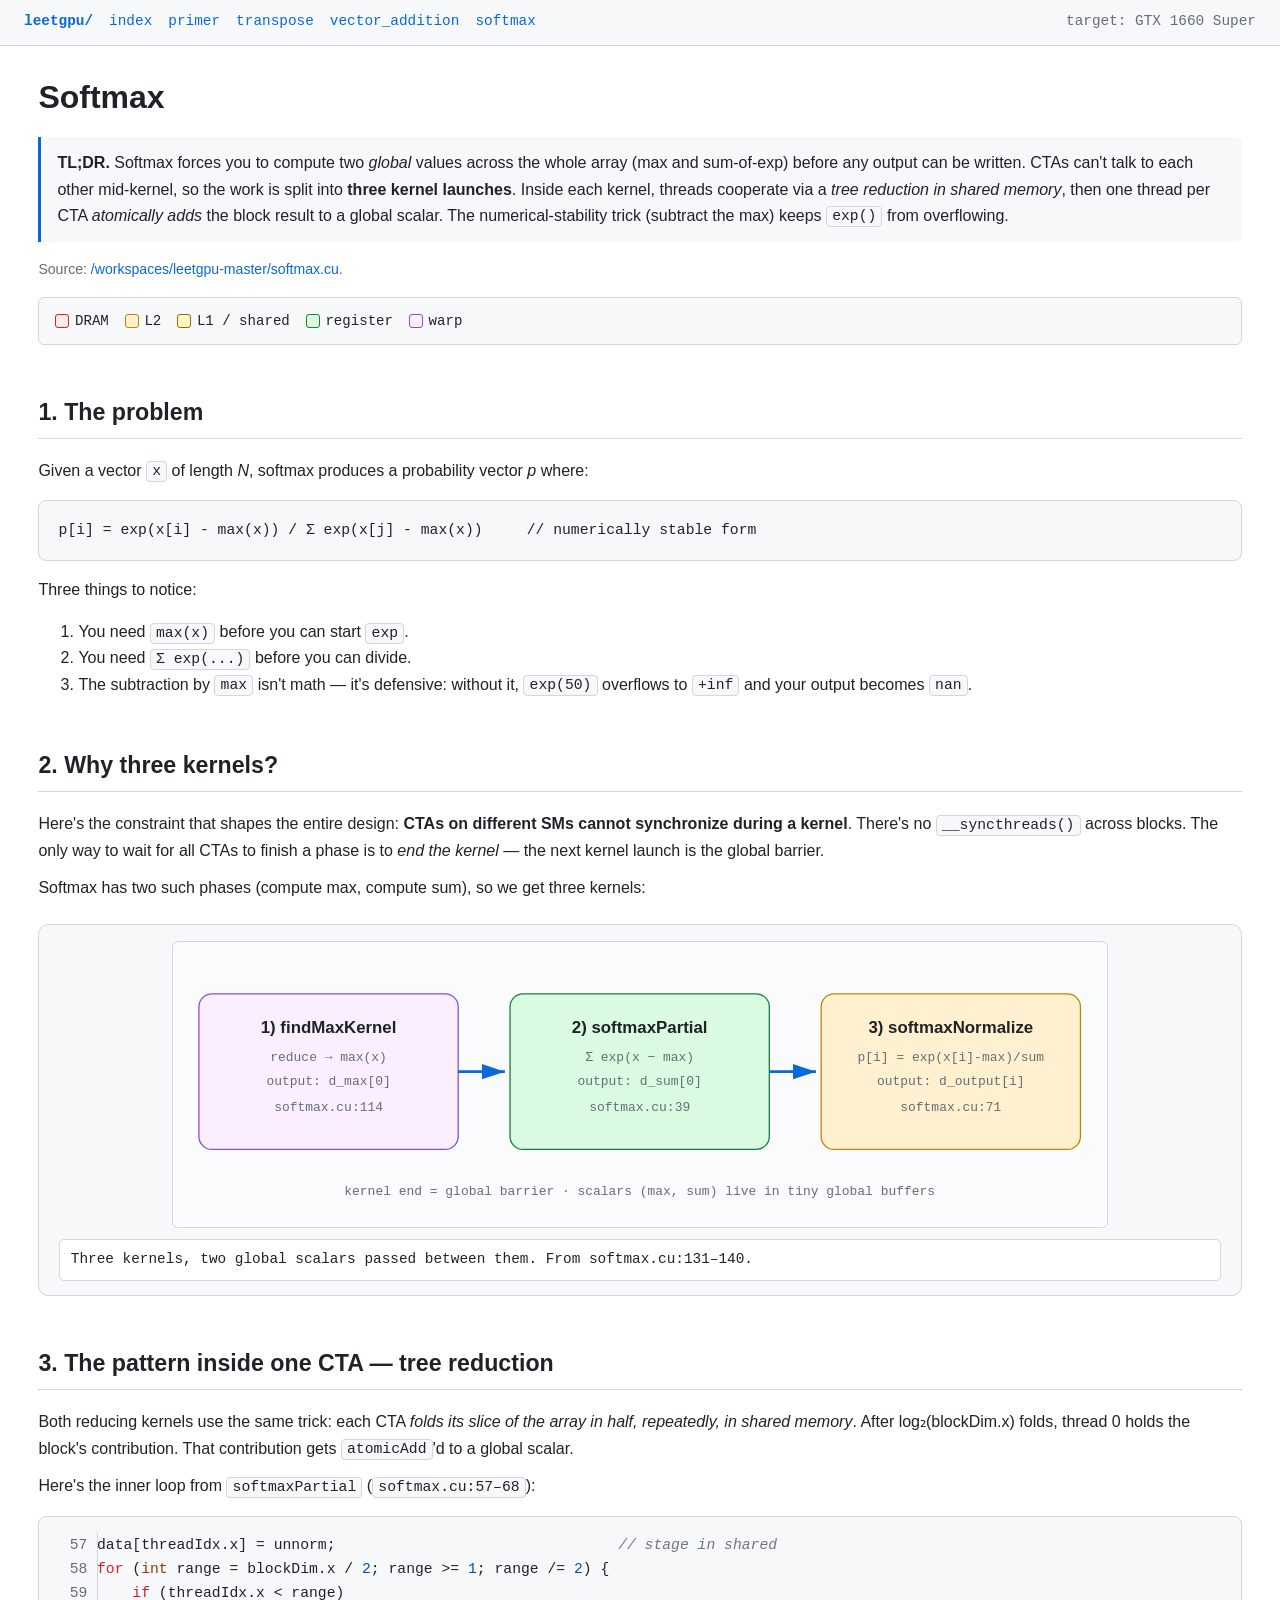
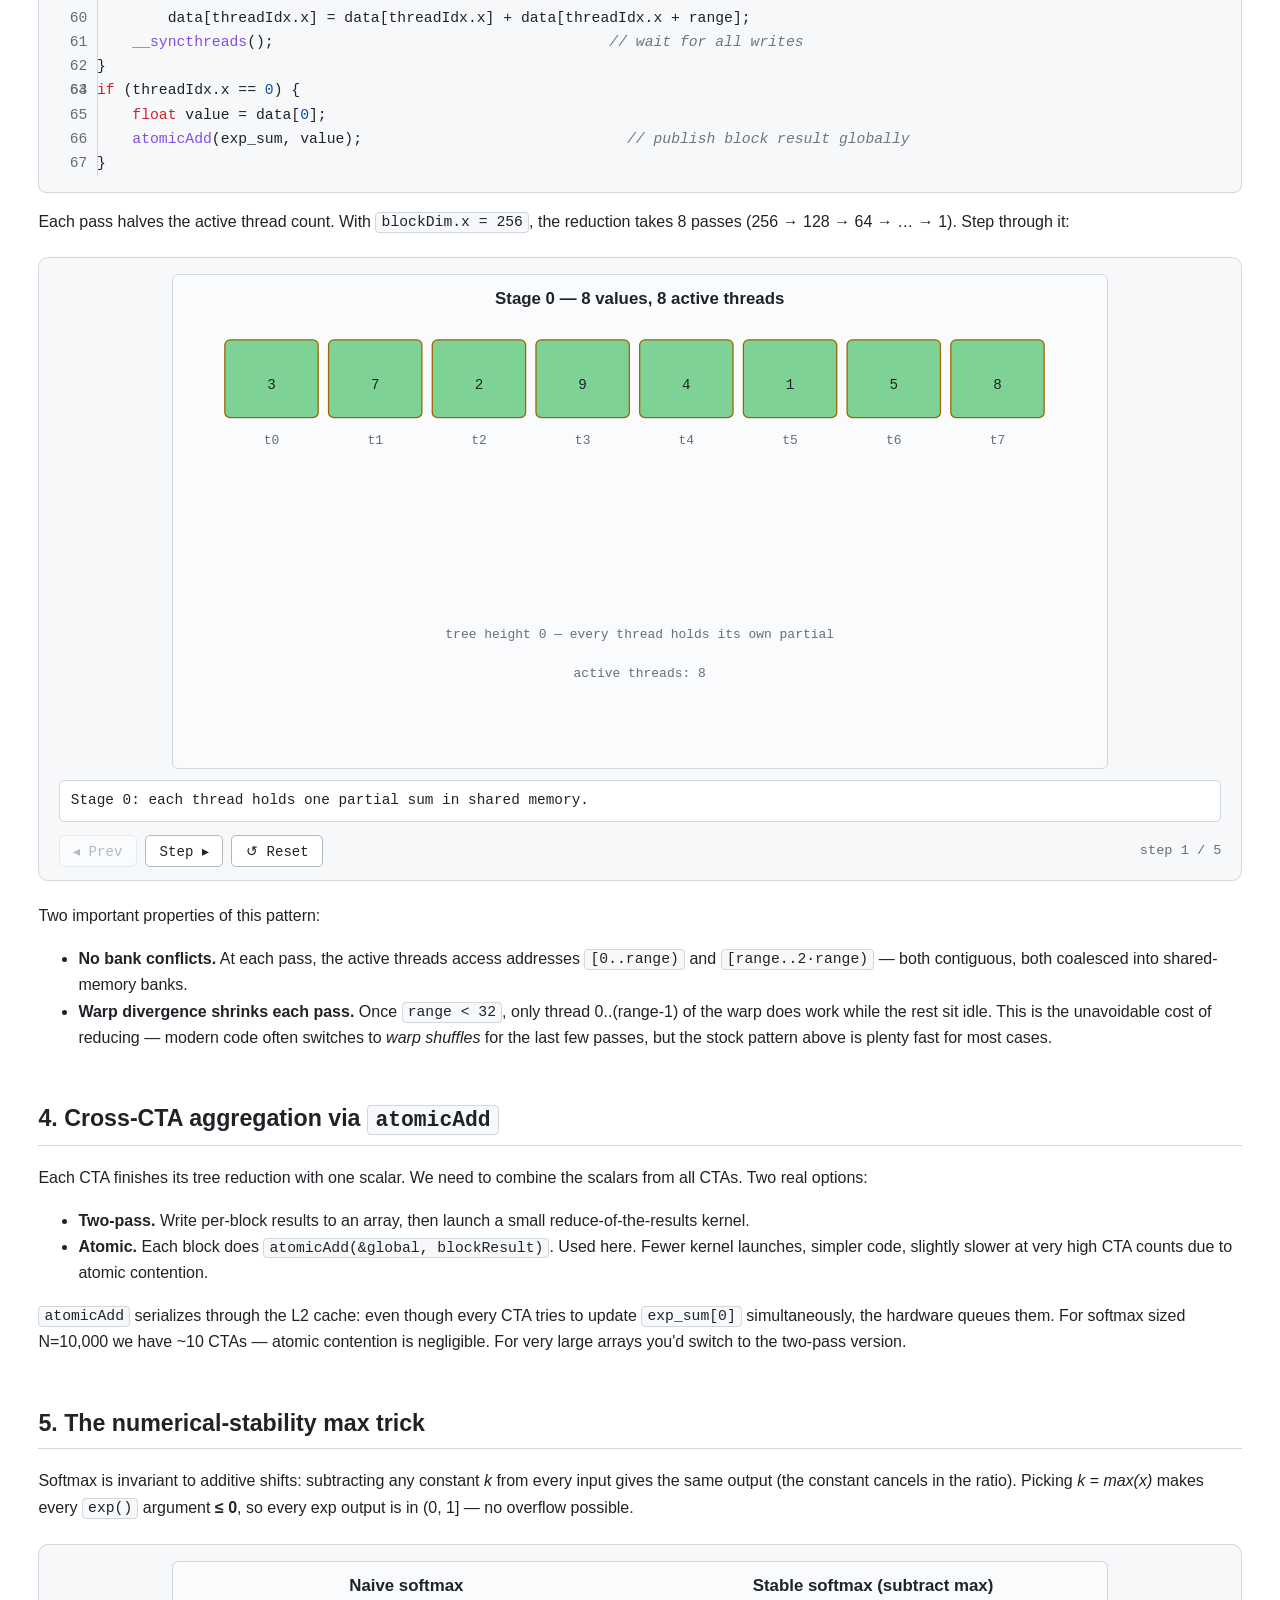
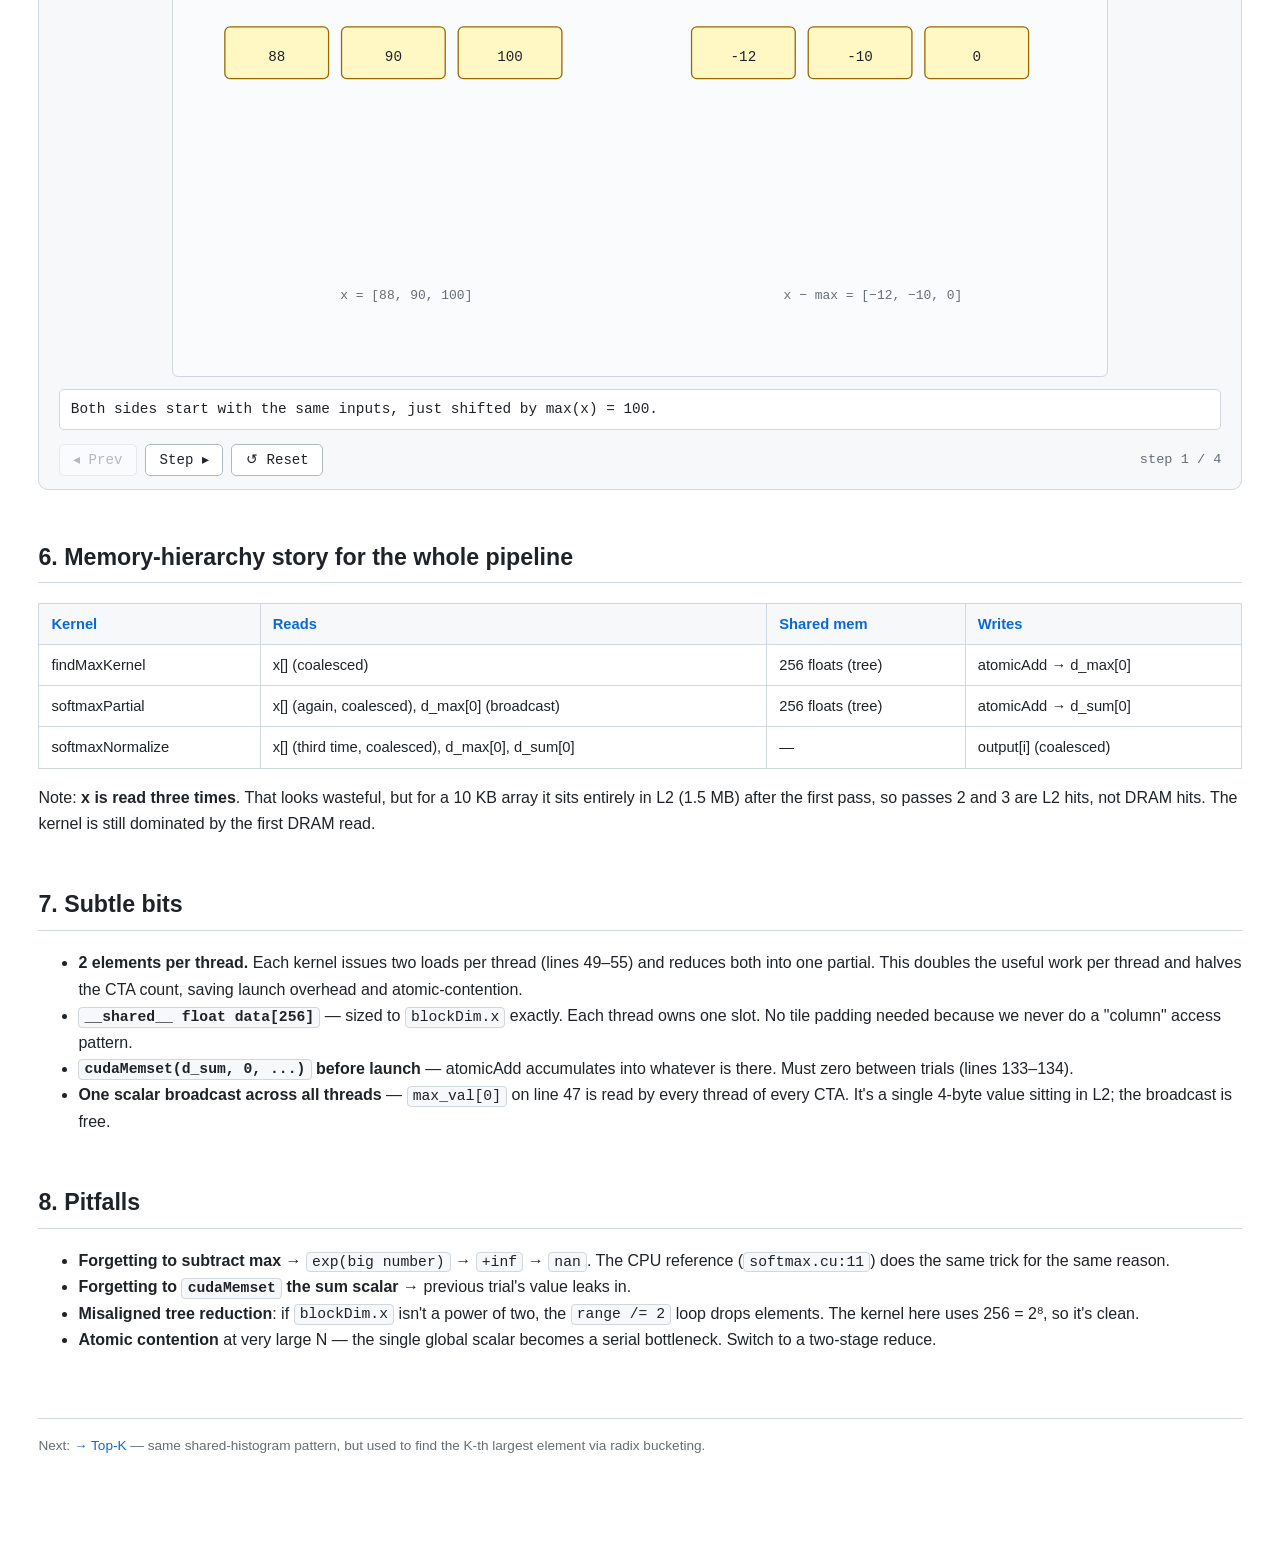
<file: docs/softmax.html>
<!DOCTYPE html>
<html lang="en">
<head>
<meta charset="UTF-8" />
<meta name="viewport" content="width=device-width, initial-scale=1" />
<title>Softmax — LeetGPU</title>
<link rel="stylesheet" href="styles.css" />
</head>
<body>

<nav class="topnav">
    <span class="brand">leetgpu/</span>
    <a href="index.html">index</a>
    <a href="primer.html">primer</a>
    <a href="transpose.html">transpose</a>
    <a href="vector_addition.html">vector_addition</a>
    <a href="softmax.html">softmax</a>
    <span class="spacer"></span>
    <span class="dim">target: GTX 1660 Super</span>
</nav>

<main>

<h1>Softmax</h1>

<div class="callout">
    <strong>TL;DR.</strong> Softmax forces you to compute two
    <em>global</em> values across the whole array (max and sum-of-exp) before
    any output can be written. CTAs can't talk to each other mid-kernel, so the
    work is split into <strong>three kernel launches</strong>. Inside each
    kernel, threads cooperate via a <em>tree reduction in shared memory</em>,
    then one thread per CTA <em>atomically adds</em> the block result to a global
    scalar. The numerical-stability trick (subtract the max) keeps
    <code>exp()</code> from overflowing.
</div>

<p class="small dim">
    Source: <a href="../softmax.cu">/workspaces/leetgpu-master/softmax.cu</a>.
</p>

<div class="legend">
    <span><span class="swatch" style="background:#ffebe9;border-color:#cf222e"></span>DRAM</span>
    <span><span class="swatch" style="background:#fff1cf;border-color:#bf8700"></span>L2</span>
    <span><span class="swatch" style="background:#fff8c5;border-color:#9a6700"></span>L1 / shared</span>
    <span><span class="swatch" style="background:#dafbe1;border-color:#1a7f37"></span>register</span>
    <span><span class="swatch" style="background:#fbefff;border-color:#8250df"></span>warp</span>
</div>

<!-- ===================================================================== -->
<h2>1. The problem</h2>

<p>
    Given a vector <code>x</code> of length <em>N</em>, softmax produces a
    probability vector <em>p</em> where:
</p>

<pre><code>p[i] = exp(x[i] - max(x)) / Σ exp(x[j] - max(x))     // numerically stable form</code></pre>

<p>
    Three things to notice:
</p>

<ol>
    <li>You need <code>max(x)</code> before you can start <code>exp</code>.</li>
    <li>You need <code>Σ exp(...)</code> before you can divide.</li>
    <li>The subtraction by <code>max</code> isn't math — it's defensive:
        without it, <code>exp(50)</code> overflows to <code>+inf</code> and your
        output becomes <code>nan</code>.</li>
</ol>

<!-- ===================================================================== -->
<h2>2. Why three kernels?</h2>

<p>
    Here's the constraint that shapes the entire design:
    <strong>CTAs on different SMs cannot synchronize during a kernel</strong>.
    There's no <code>__syncthreads()</code> across blocks. The only way to wait
    for all CTAs to finish a phase is to <em>end the kernel</em> — the next
    kernel launch is the global barrier.
</p>

<p>
    Softmax has two such phases (compute max, compute sum), so we get three
    kernels:
</p>

<div class="figure">
    <svg viewBox="0 0 720 220" preserveAspectRatio="xMidYMid meet">
        <rect x="20"  y="40" width="200" height="120" rx="10" fill="#fbefff" stroke="#8250df"/>
        <text x="120" y="70" text-anchor="middle" class="svg-title">1) findMaxKernel</text>
        <text x="120" y="92" text-anchor="middle" class="svg-dim">reduce → max(x)</text>
        <text x="120" y="110" text-anchor="middle" class="svg-dim">output: d_max[0]</text>
        <text x="120" y="130" text-anchor="middle" class="svg-dim">softmax.cu:114</text>

        <rect x="260" y="40" width="200" height="120" rx="10" fill="#dafbe1" stroke="#1a7f37"/>
        <text x="360" y="70" text-anchor="middle" class="svg-title">2) softmaxPartial</text>
        <text x="360" y="92" text-anchor="middle" class="svg-dim">Σ exp(x − max)</text>
        <text x="360" y="110" text-anchor="middle" class="svg-dim">output: d_sum[0]</text>
        <text x="360" y="130" text-anchor="middle" class="svg-dim">softmax.cu:39</text>

        <rect x="500" y="40" width="200" height="120" rx="10" fill="#fff1cf" stroke="#bf8700"/>
        <text x="600" y="70" text-anchor="middle" class="svg-title">3) softmaxNormalize</text>
        <text x="600" y="92" text-anchor="middle" class="svg-dim">p[i] = exp(x[i]-max)/sum</text>
        <text x="600" y="110" text-anchor="middle" class="svg-dim">output: d_output[i]</text>
        <text x="600" y="130" text-anchor="middle" class="svg-dim">softmax.cu:71</text>

        <path d="M 220 100 L 256 100" stroke="#0969da" stroke-width="2" marker-end="url(#sx-arr)"/>
        <path d="M 460 100 L 496 100" stroke="#0969da" stroke-width="2" marker-end="url(#sx-arr)"/>
        <defs>
            <marker id="sx-arr" markerWidth="10" markerHeight="10" refX="9" refY="3" orient="auto">
                <path d="M0,0 L0,6 L9,3 z" fill="#0969da"/>
            </marker>
        </defs>

        <text x="360" y="195" text-anchor="middle" class="svg-dim">
            kernel end = global barrier · scalars (max, sum) live in tiny global buffers
        </text>
    </svg>
    <div class="caption">Three kernels, two global scalars passed between them. From softmax.cu:131–140.</div>
</div>

<!-- ===================================================================== -->
<h2>3. The pattern inside one CTA — tree reduction</h2>

<p>
    Both reducing kernels use the same trick:
    each CTA <em>folds its slice of the array in half, repeatedly, in shared
    memory</em>. After log₂(blockDim.x) folds, thread 0 holds the block's
    contribution. That contribution gets <code>atomicAdd</code>'d to a global
    scalar.
</p>

<p>Here's the inner loop from <code>softmaxPartial</code> (<code>softmax.cu:57–68</code>):</p>

<div class="code-block">
<pre data-start-line="56" style="--start-line: 56;"><code><span class="line">data[threadIdx.x] = unnorm;                                <span class="cmt">// stage in shared</span></span><span class="line"><span class="kw">for</span> (<span class="ty">int</span> range = blockDim.x / <span class="num">2</span>; range &gt;= <span class="num">1</span>; range /= <span class="num">2</span>) {</span><span class="line">    <span class="kw">if</span> (threadIdx.x &lt; range)</span><span class="line">        data[threadIdx.x] = data[threadIdx.x] + data[threadIdx.x + range];</span><span class="line">    <span class="fn">__syncthreads</span>();                                      <span class="cmt">// wait for all writes</span></span><span class="line">}</span><span class="line"></span><span class="line"><span class="kw">if</span> (threadIdx.x == <span class="num">0</span>) {</span><span class="line">    <span class="kw">float</span> value = data[<span class="num">0</span>];</span><span class="line">    <span class="fn">atomicAdd</span>(exp_sum, value);                              <span class="cmt">// publish block result globally</span></span><span class="line">}</span></code></pre>
</div>

<p>
    Each pass halves the active thread count. With <code>blockDim.x = 256</code>,
    the reduction takes 8 passes (256 → 128 → 64 → … → 1). Step through it:
</p>

<div class="figure" id="fig-reduce">
    <svg viewBox="0 0 720 380" preserveAspectRatio="xMidYMid meet">
        <text x="360" y="22" text-anchor="middle" class="svg-title" id="rTitle">Stage 0 — 8 partial sums in shared memory</text>

        <g id="rCells" transform="translate(40,50)"></g>

        <g id="rArrows" transform="translate(40,140)"></g>

        <text x="360" y="280" text-anchor="middle" class="svg-dim" id="rStatus">tree height 0 — every thread holds its own partial</text>
        <text x="360" y="310" text-anchor="middle" class="svg-dim" id="rActive">active threads: 8</text>
        <text x="360" y="340" text-anchor="middle" class="svg-dim" id="rFinal"></text>
    </svg>
    <div class="caption" id="rCap">A tree reduction halves the active thread count each pass.</div>
    <div class="controls">
        <button data-act="prev">◂ Prev</button>
        <button data-act="step">Step ▸</button>
        <button data-act="reset">↺ Reset</button>
        <span class="tick-label">step 1 / 5</span>
    </div>
</div>

<p>
    Two important properties of this pattern:
</p>

<ul>
    <li><strong>No bank conflicts.</strong> At each pass, the active threads
        access addresses <code>[0..range)</code> and <code>[range..2·range)</code> —
        both contiguous, both coalesced into shared-memory banks.</li>
    <li><strong>Warp divergence shrinks each pass.</strong> Once
        <code>range &lt; 32</code>, only thread 0..(range-1) of the warp does work
        while the rest sit idle. This is the unavoidable cost of reducing —
        modern code often switches to <em>warp shuffles</em> for the last few
        passes, but the stock pattern above is plenty fast for most cases.</li>
</ul>

<!-- ===================================================================== -->
<h2>4. Cross-CTA aggregation via <code>atomicAdd</code></h2>

<p>
    Each CTA finishes its tree reduction with one scalar. We need to combine
    the scalars from all CTAs. Two real options:
</p>

<ul>
    <li><strong>Two-pass.</strong> Write per-block results to an array, then
        launch a small reduce-of-the-results kernel.</li>
    <li><strong>Atomic.</strong> Each block does <code>atomicAdd(&amp;global, blockResult)</code>.
        Used here. Fewer kernel launches, simpler code, slightly slower at very
        high CTA counts due to atomic contention.</li>
</ul>

<p>
    <code>atomicAdd</code> serializes through the L2 cache: even though every
    CTA tries to update <code>exp_sum[0]</code> simultaneously, the hardware
    queues them. For softmax sized N=10,000 we have ~10 CTAs — atomic contention
    is negligible. For very large arrays you'd switch to the two-pass version.
</p>

<!-- ===================================================================== -->
<h2>5. The numerical-stability max trick</h2>

<p>
    Softmax is invariant to additive shifts: subtracting any constant
    <em>k</em> from every input gives the same output (the constant cancels in
    the ratio). Picking <em>k = max(x)</em> makes every <code>exp()</code>
    argument <strong>≤ 0</strong>, so every exp output is in (0, 1] — no
    overflow possible.
</p>

<div class="figure" id="fig-stab">
    <svg viewBox="0 0 720 320" preserveAspectRatio="xMidYMid meet">
        <text x="180" y="22" text-anchor="middle" class="svg-title">Naive softmax</text>
        <text x="540" y="22" text-anchor="middle" class="svg-title">Stable softmax (subtract max)</text>

        <g id="stabL" transform="translate(40,50)"></g>
        <g id="stabR" transform="translate(400,50)"></g>

        <text x="180" y="260" text-anchor="middle" class="svg-dim" id="stabLCap">x = [88, 90, 100]</text>
        <text x="540" y="260" text-anchor="middle" class="svg-dim" id="stabRCap">x − max = [−12, −10, 0]</text>
        <text x="180" y="285" text-anchor="middle" class="svg-dim" id="stabLRes"></text>
        <text x="540" y="285" text-anchor="middle" class="svg-dim" id="stabRRes"></text>
    </svg>
    <div class="caption" id="stabFigCap">Same inputs, two different code paths. Step to compute exp() on each side.</div>
    <div class="controls">
        <button data-act="prev">◂ Prev</button>
        <button data-act="step">Step ▸</button>
        <button data-act="reset">↺ Reset</button>
        <span class="tick-label">step 1 / 4</span>
    </div>
</div>

<!-- ===================================================================== -->
<h2>6. Memory-hierarchy story for the whole pipeline</h2>

<table>
<tr><th>Kernel</th><th>Reads</th><th>Shared mem</th><th>Writes</th></tr>
<tr><td>findMaxKernel</td><td>x[] (coalesced)</td><td>256 floats (tree)</td><td>atomicAdd → d_max[0]</td></tr>
<tr><td>softmaxPartial</td><td>x[] (again, coalesced), d_max[0] (broadcast)</td><td>256 floats (tree)</td><td>atomicAdd → d_sum[0]</td></tr>
<tr><td>softmaxNormalize</td><td>x[] (third time, coalesced), d_max[0], d_sum[0]</td><td>—</td><td>output[i] (coalesced)</td></tr>
</table>

<p>
    Note: <strong>x is read three times</strong>. That looks wasteful, but for a
    10 KB array it sits entirely in L2 (1.5 MB) after the first pass, so passes
    2 and 3 are L2 hits, not DRAM hits. The kernel is still dominated by the
    first DRAM read.
</p>

<!-- ===================================================================== -->
<h2>7. Subtle bits</h2>

<ul>
    <li><strong>2 elements per thread.</strong> Each kernel issues two loads per
        thread (lines 49–55) and reduces both into one partial. This doubles the
        useful work per thread and halves the CTA count, saving launch overhead
        and atomic-contention.</li>
    <li><strong><code>__shared__ float data[256]</code></strong> — sized to
        <code>blockDim.x</code> exactly. Each thread owns one slot. No tile
        padding needed because we never do a "column" access pattern.</li>
    <li><strong><code>cudaMemset(d_sum, 0, ...)</code> before launch</strong> —
        atomicAdd accumulates into whatever is there. Must zero between trials
        (lines 133–134).</li>
    <li><strong>One scalar broadcast across all threads</strong> —
        <code>max_val[0]</code> on line 47 is read by every thread of every CTA.
        It's a single 4-byte value sitting in L2; the broadcast is free.</li>
</ul>

<!-- ===================================================================== -->
<h2>8. Pitfalls</h2>

<ul>
    <li><strong>Forgetting to subtract max</strong> → <code>exp(big number)</code> → <code>+inf</code> → <code>nan</code>. The CPU reference (<code>softmax.cu:11</code>) does the same trick for the same reason.</li>
    <li><strong>Forgetting to <code>cudaMemset</code> the sum scalar</strong> → previous trial's value leaks in.</li>
    <li><strong>Misaligned tree reduction</strong>: if <code>blockDim.x</code> isn't a power of two, the <code>range /= 2</code> loop drops elements. The kernel here uses 256 = 2⁸, so it's clean.</li>
    <li><strong>Atomic contention</strong> at very large N — the single global
        scalar becomes a serial bottleneck. Switch to a two-stage reduce.</li>
</ul>

<footer>
    Next: <a href="topk.html">→ Top-K</a> — same shared-histogram pattern, but
    used to find the K-th largest element via radix bucketing.
</footer>

</main>

<script>
class StepFig {
    constructor(figEl, ticks) {
        this.fig = figEl; this.ticks = ticks; this.idx = 0;
        this.cap = figEl.querySelector('.caption');
        this.tickLabel = figEl.querySelector('.tick-label');
        this.btnPrev  = figEl.querySelector('[data-act=prev]');
        this.btnStep  = figEl.querySelector('[data-act=step]');
        this.btnReset = figEl.querySelector('[data-act=reset]');
        if (this.btnPrev)  this.btnPrev.addEventListener('click', () => this.prev());
        if (this.btnStep)  this.btnStep.addEventListener('click', () => this.step());
        if (this.btnReset) this.btnReset.addEventListener('click', () => this.reset());
        this.render();
    }
    render() {
        this.ticks[this.idx].apply();
        if (this.cap) this.cap.textContent = this.ticks[this.idx].caption;
        if (this.tickLabel) this.tickLabel.textContent = `step ${this.idx + 1} / ${this.ticks.length}`;
        if (this.btnPrev) this.btnPrev.disabled = (this.idx === 0);
        if (this.btnStep) this.btnStep.disabled = (this.idx === this.ticks.length - 1);
    }
    step()  { if (this.idx < this.ticks.length - 1) { this.idx++; this.render(); } }
    prev()  { if (this.idx > 0) { this.idx--; this.render(); } }
    reset() { this.idx = 0; this.render(); }
}
const NS = 'http://www.w3.org/2000/svg';
function mk(tag, attrs = {}, parent = null) {
    const el = document.createElementNS(NS, tag);
    for (const k in attrs) el.setAttribute(k, attrs[k]);
    if (parent) parent.appendChild(el);
    return el;
}

// ===================================================================
// Tree reduction animation (sum of 8 values)
// ===================================================================
(function () {
    const fig = document.getElementById('fig-reduce');
    const N = 8;
    const rCells = fig.querySelector('#rCells');
    const rArrows = fig.querySelector('#rArrows');
    const title = fig.querySelector('#rTitle');
    const status = fig.querySelector('#rStatus');
    const active = fig.querySelector('#rActive');
    const finalT = fig.querySelector('#rFinal');

    const cw = 80;
    const cells = [];
    const labels = [];
    const startVals = [3, 7, 2, 9, 4, 1, 5, 8];
    for (let i = 0; i < N; i++) {
        cells.push(mk('rect', { x: i*cw, y: 0, width: cw-8, height: 60, rx: 4,
            fill: '#fff8c5', stroke: '#9a6700' }, rCells));
        labels.push(mk('text', { x: i*cw + (cw-8)/2, y: 38, 'text-anchor': 'middle', class: 'svg-lbl' }, rCells));
        mk('text', { x: i*cw + (cw-8)/2, y: 80, 'text-anchor': 'middle', class: 'svg-dim' }, rCells)
            .textContent = 't' + i;
    }
    function clearArrows() { while (rArrows.firstChild) rArrows.removeChild(rArrows.firstChild); }
    function paintCells(vals, activeIdx) {
        for (let i = 0; i < N; i++) {
            labels[i].textContent = vals[i] === null ? '–' : vals[i];
            cells[i].setAttribute('fill', activeIdx.includes(i) ? '#7fd296' : '#fff8c5');
        }
    }
    function drawPairs(range) {
        clearArrows();
        for (let i = 0; i < range; i++) {
            const fromX = i*cw + (cw-8)/2;
            const toX   = (i + range)*cw + (cw-8)/2;
            mk('path', { d: `M ${toX} 0 Q ${(fromX+toX)/2} 60 ${fromX} 0`,
                fill: 'none', stroke: '#0969da', 'stroke-width': 2, 'marker-end':'url(#redarr)' }, rArrows);
        }
        // single defs node only once
        if (!rArrows.querySelector('defs')) {
            const defs = mk('defs', {}, rArrows);
            const m = mk('marker', { id:'redarr', markerWidth: 10, markerHeight: 10, refX: 9, refY: 3, orient: 'auto' }, defs);
            mk('path', { d: 'M0,0 L0,6 L9,3 z', fill: '#0969da' }, m);
        }
    }
    function setState(s) {
        title.textContent = s.title;
        status.textContent = s.status;
        active.textContent = `active threads: ${s.active}`;
        finalT.textContent = s.finalText || '';
        if (s.range !== null) drawPairs(s.range); else clearArrows();
        paintCells(s.vals, s.hot);
    }
    const v0 = [...startVals];           // 3,7,2,9,4,1,5,8
    const v1 = [3+4, 7+1, 2+5, 9+8, null, null, null, null];   // 7, 8, 7, 17
    const v2 = [7+7, 8+17, null, null, null, null, null, null]; // 14, 25
    const v3 = [14+25, null, null, null, null, null, null, null]; // 39

    const ticks = [
        { caption: 'Stage 0: each thread holds one partial sum in shared memory.',
          apply: () => setState({ title: 'Stage 0 — 8 values, 8 active threads', range: null,
            vals: v0, hot: [0,1,2,3,4,5,6,7], status: 'tree height 0 — every thread holds its own partial', active: 8 }) },
        { caption: 'Pass 1: range=4. Threads 0..3 fold in partners at +4. The other half goes idle.',
          apply: () => setState({ title: 'Pass 1 — range = 4', range: 4,
            vals: v1, hot: [0,1,2,3], status: 'each active thread does: data[i] += data[i+4]', active: 4 }) },
        { caption: 'Pass 2: range=2. Threads 0..1 fold once more. Then __syncthreads().',
          apply: () => setState({ title: 'Pass 2 — range = 2', range: 2,
            vals: v2, hot: [0,1], status: 'each active thread does: data[i] += data[i+2]', active: 2 }) },
        { caption: 'Pass 3: range=1. Thread 0 folds the last pair. Block total is in data[0].',
          apply: () => setState({ title: 'Pass 3 — range = 1', range: 1,
            vals: v3, hot: [0], status: 'thread 0: data[0] += data[1]', active: 1 }) },
        { caption: 'Done. Thread 0 calls atomicAdd(global_sum, data[0]). Block contributes 39 to the global total.',
          apply: () => setState({ title: 'Publish — atomicAdd to global', range: null,
            vals: v3, hot: [0], status: 'data[0] = 39 → atomicAdd(exp_sum, 39)',
            active: 1, finalText: 'all CTAs do this; the global scalar accumulates serially through L2' }) },
    ];
    new StepFig(fig, ticks);
})();

// ===================================================================
// Numerical stability animation
// ===================================================================
(function () {
    const fig = document.getElementById('fig-stab');
    const L = fig.querySelector('#stabL');
    const R = fig.querySelector('#stabR');
    const lCap = fig.querySelector('#stabLCap');
    const rCap = fig.querySelector('#stabRCap');
    const lRes = fig.querySelector('#stabLRes');
    const rRes = fig.querySelector('#stabRRes');

    // 3 cells each side
    const cw = 90;
    function buildRow(parent, vals, withResult) {
        for (let i = 0; i < 3; i++) {
            mk('rect', { x: i*cw, y: 0, width: cw-10, height: 40, rx: 4,
                fill: '#fff8c5', stroke: '#9a6700' }, parent);
            mk('text', { x: i*cw + (cw-10)/2, y: 26, 'text-anchor': 'middle', class: 'svg-lbl' }, parent)
                .textContent = vals[i];
        }
        // exp() row
        for (let i = 0; i < 3; i++) {
            const r = mk('rect', { x: i*cw, y: 60, width: cw-10, height: 40, rx: 4,
                fill: '#ffebe9', stroke: '#cf222e', opacity: 0 }, parent);
            const t = mk('text', { x: i*cw + (cw-10)/2, y: 86, 'text-anchor': 'middle', class: 'svg-lbl', opacity: 0 }, parent);
            t.textContent = '';
            r.classList.add('expRect'); t.classList.add('expText');
        }
        // softmax row
        for (let i = 0; i < 3; i++) {
            const r = mk('rect', { x: i*cw, y: 120, width: cw-10, height: 40, rx: 4,
                fill: '#dafbe1', stroke: '#1a7f37', opacity: 0 }, parent);
            const t = mk('text', { x: i*cw + (cw-10)/2, y: 146, 'text-anchor': 'middle', class: 'svg-lbl', opacity: 0 }, parent);
            t.textContent = '';
            r.classList.add('smRect'); t.classList.add('smText');
        }
    }
    buildRow(L, [88, 90, 100], false);
    buildRow(R, [-12, -10, 0], true);

    const lExpVals = ['e^88', 'e^90', 'e^100'];
    const lExpReal = ['1.7e38', '1.2e39', '2.7e43'];
    const rExpVals = ['6.1e-6', '4.5e-5', '1.0'];
    const lSmText = ['nan', 'nan', 'nan'];
    const rSmText = ['~6e-6', '~4.5e-5', '~1.0'];

    function setRow(parent, expOp, expText, smOp, smText) {
        const expRs = parent.querySelectorAll('.expRect');
        const expTs = parent.querySelectorAll('.expText');
        const smRs  = parent.querySelectorAll('.smRect');
        const smTs  = parent.querySelectorAll('.smText');
        expRs.forEach((r, i) => { r.setAttribute('opacity', expOp); });
        expTs.forEach((t, i) => { t.setAttribute('opacity', expOp); t.textContent = expText[i] || ''; });
        smRs.forEach((r, i)  => { r.setAttribute('opacity', smOp); });
        smTs.forEach((t, i)  => { t.setAttribute('opacity', smOp); t.textContent = smText[i] || ''; });
    }

    const ticks = [
        { caption: 'Both sides start with the same inputs, just shifted by max(x) = 100.',
          apply: () => {
              setRow(L, 0, ['','',''], 0, ['','','']);
              setRow(R, 0, ['','',''], 0, ['','','']);
              lRes.textContent = ''; rRes.textContent = '';
          } },
        { caption: 'Compute exp() on each side. Naive overflows FP32 (max float ≈ 3.4e38). Stable side stays in (0, 1].',
          apply: () => {
              setRow(L, 1, lExpReal, 0, ['','','']);
              setRow(R, 1, rExpVals, 0, ['','','']);
              lRes.textContent = 'exp(100) overflows → +inf'; rRes.textContent = '';
          } },
        { caption: 'Sum and divide. Naive: inf/inf = nan everywhere. Stable: clean ratios.',
          apply: () => {
              setRow(L, 1, lExpReal, 1, lSmText);
              setRow(R, 1, rExpVals, 1, rSmText);
              lRes.textContent = 'output: nan, nan, nan'; rRes.textContent = 'output: valid probabilities';
          } },
        { caption: 'That single subtraction (softmax.cu:51, 76) is the entire difference between a working softmax and garbage.',
          apply: () => {
              setRow(L, 1, lExpReal, 1, lSmText);
              setRow(R, 1, rExpVals, 1, rSmText);
              lRes.textContent = 'broken'; rRes.textContent = 'works for any input range';
          } },
    ];
    new StepFig(fig, ticks);
})();
</script>
</body>
</html>
</file>
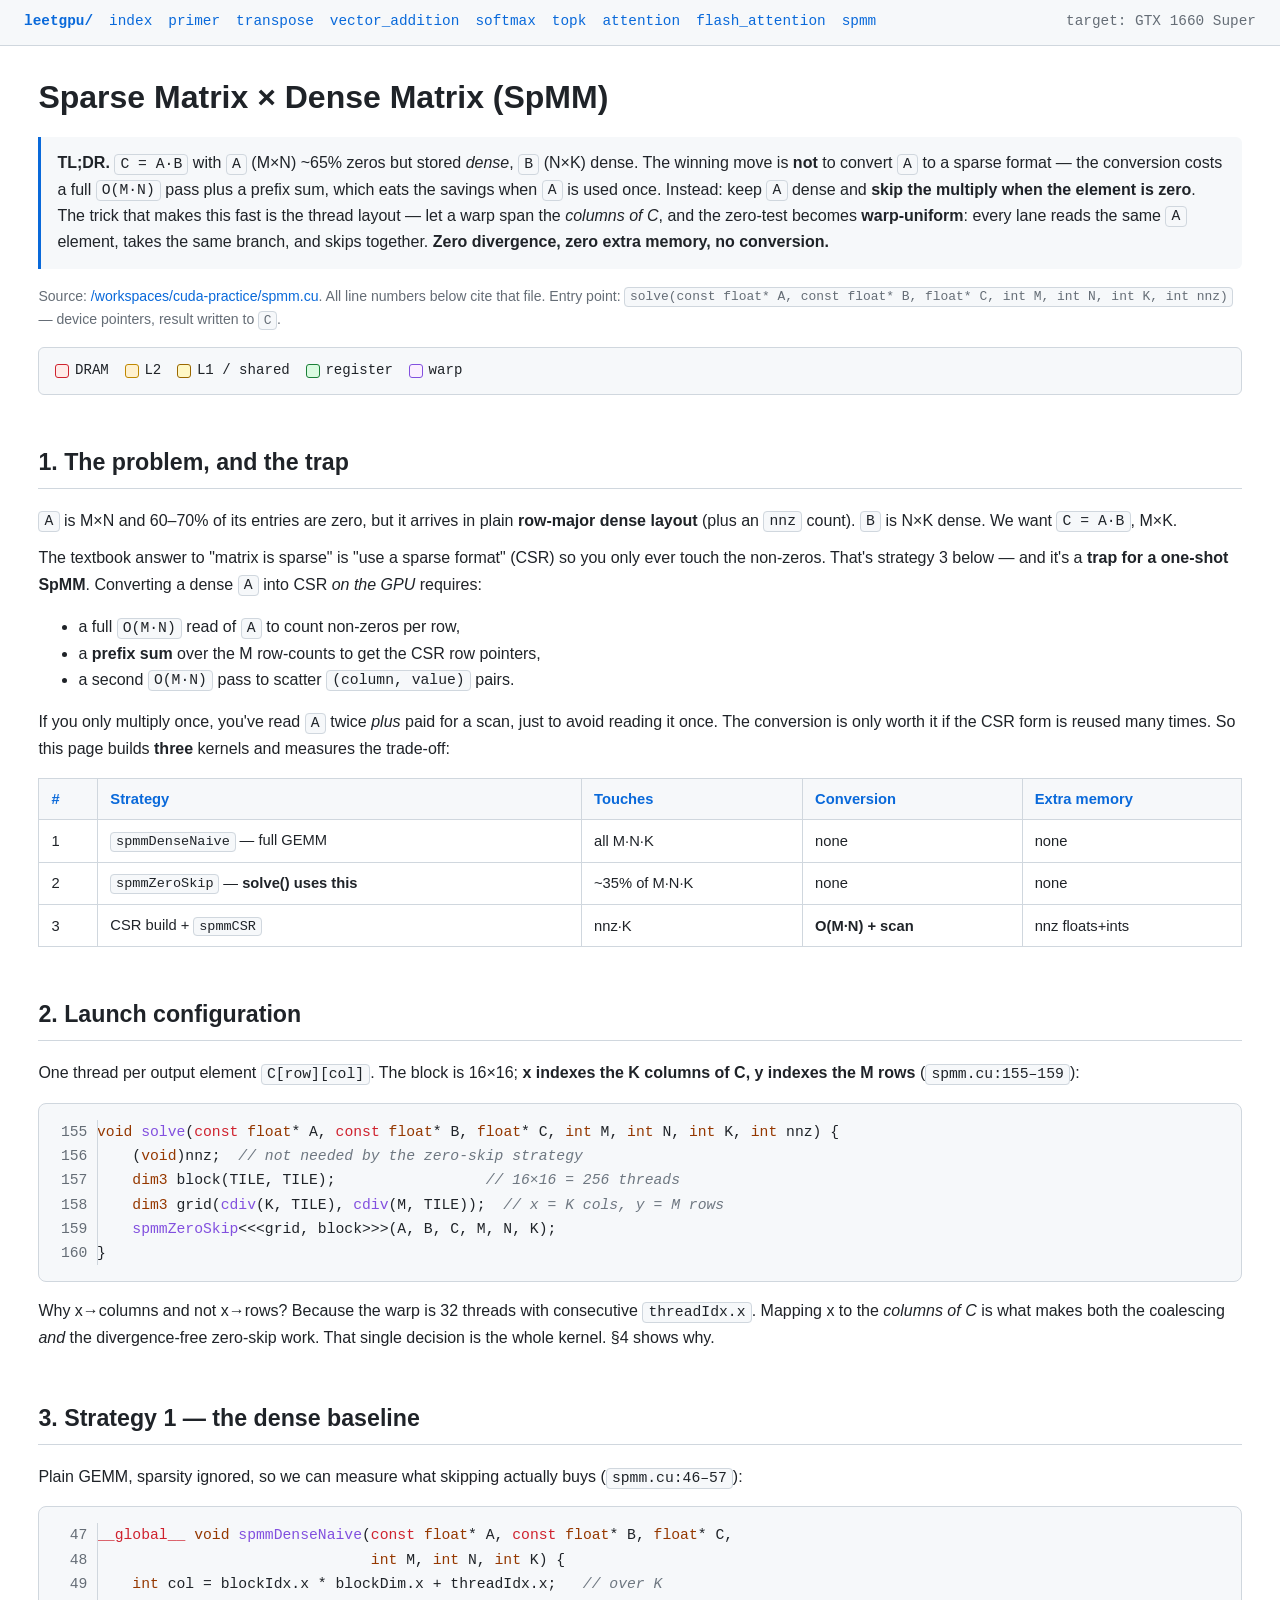
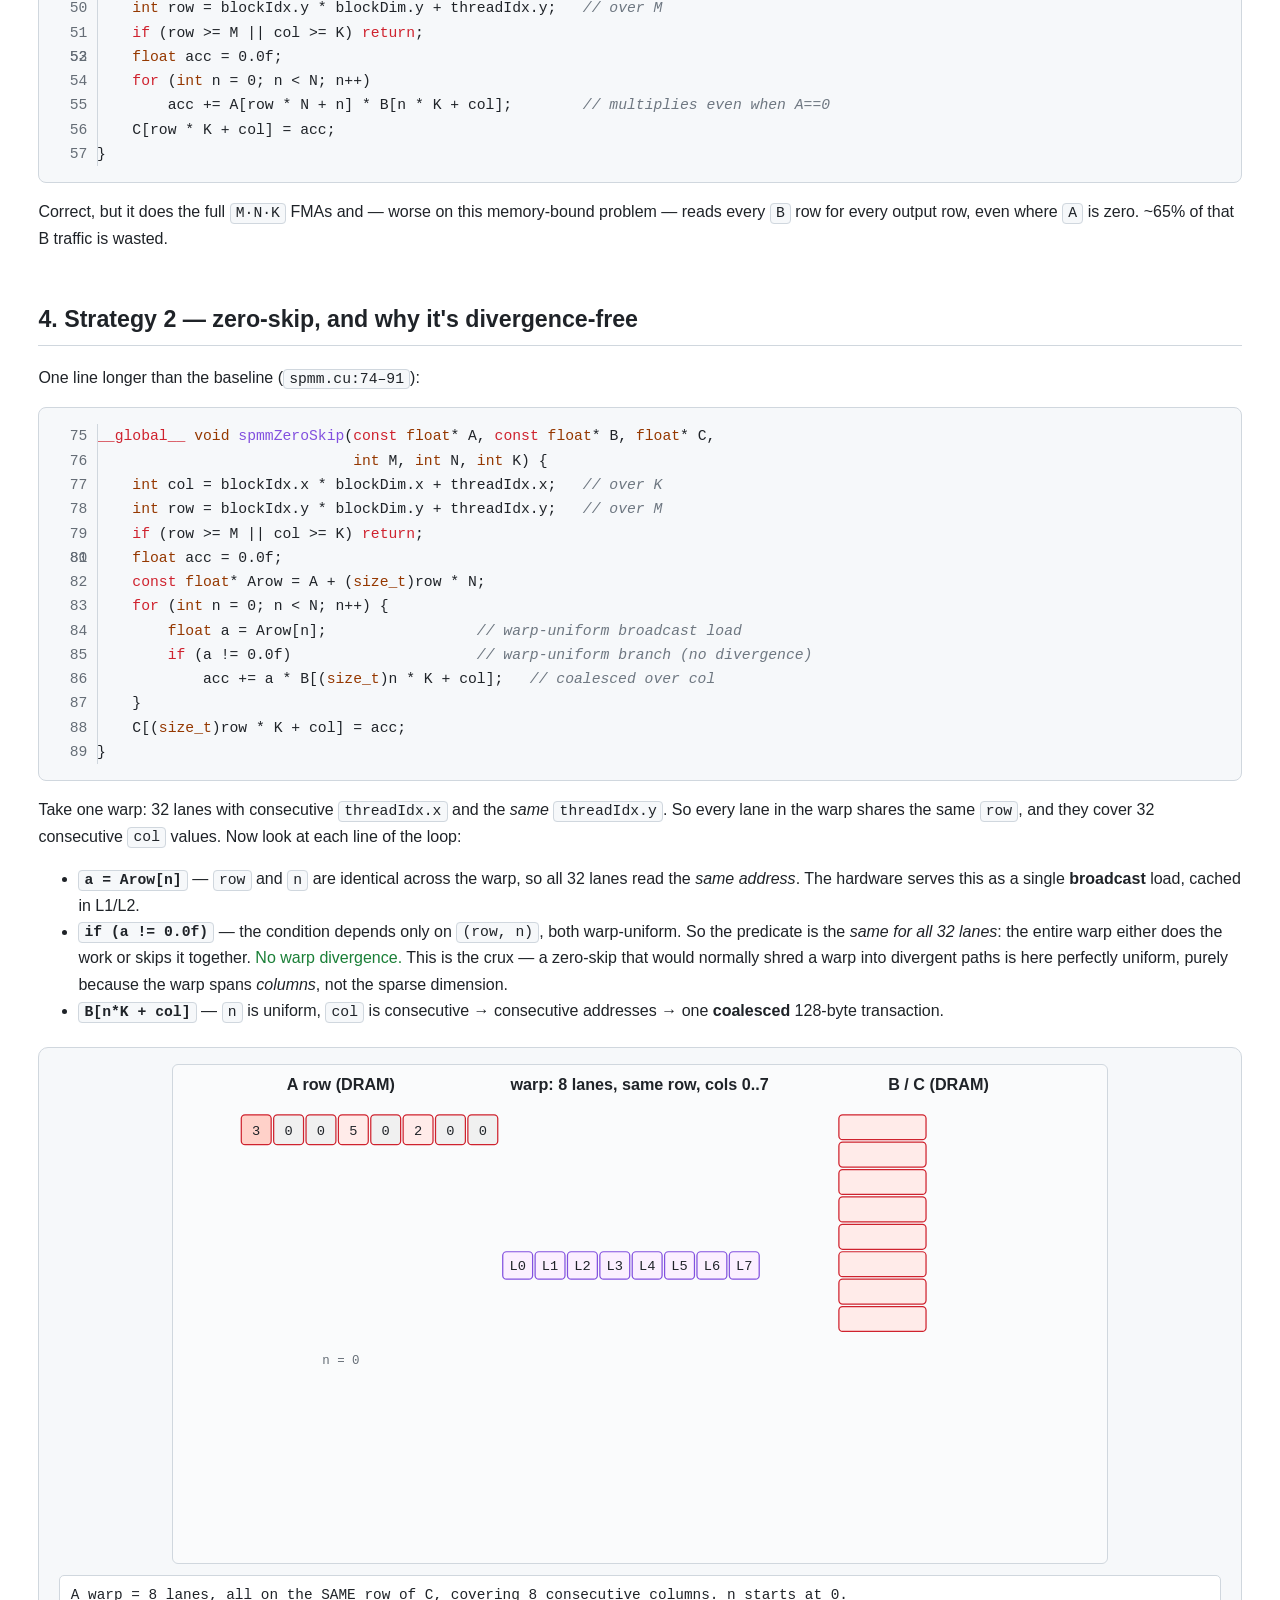
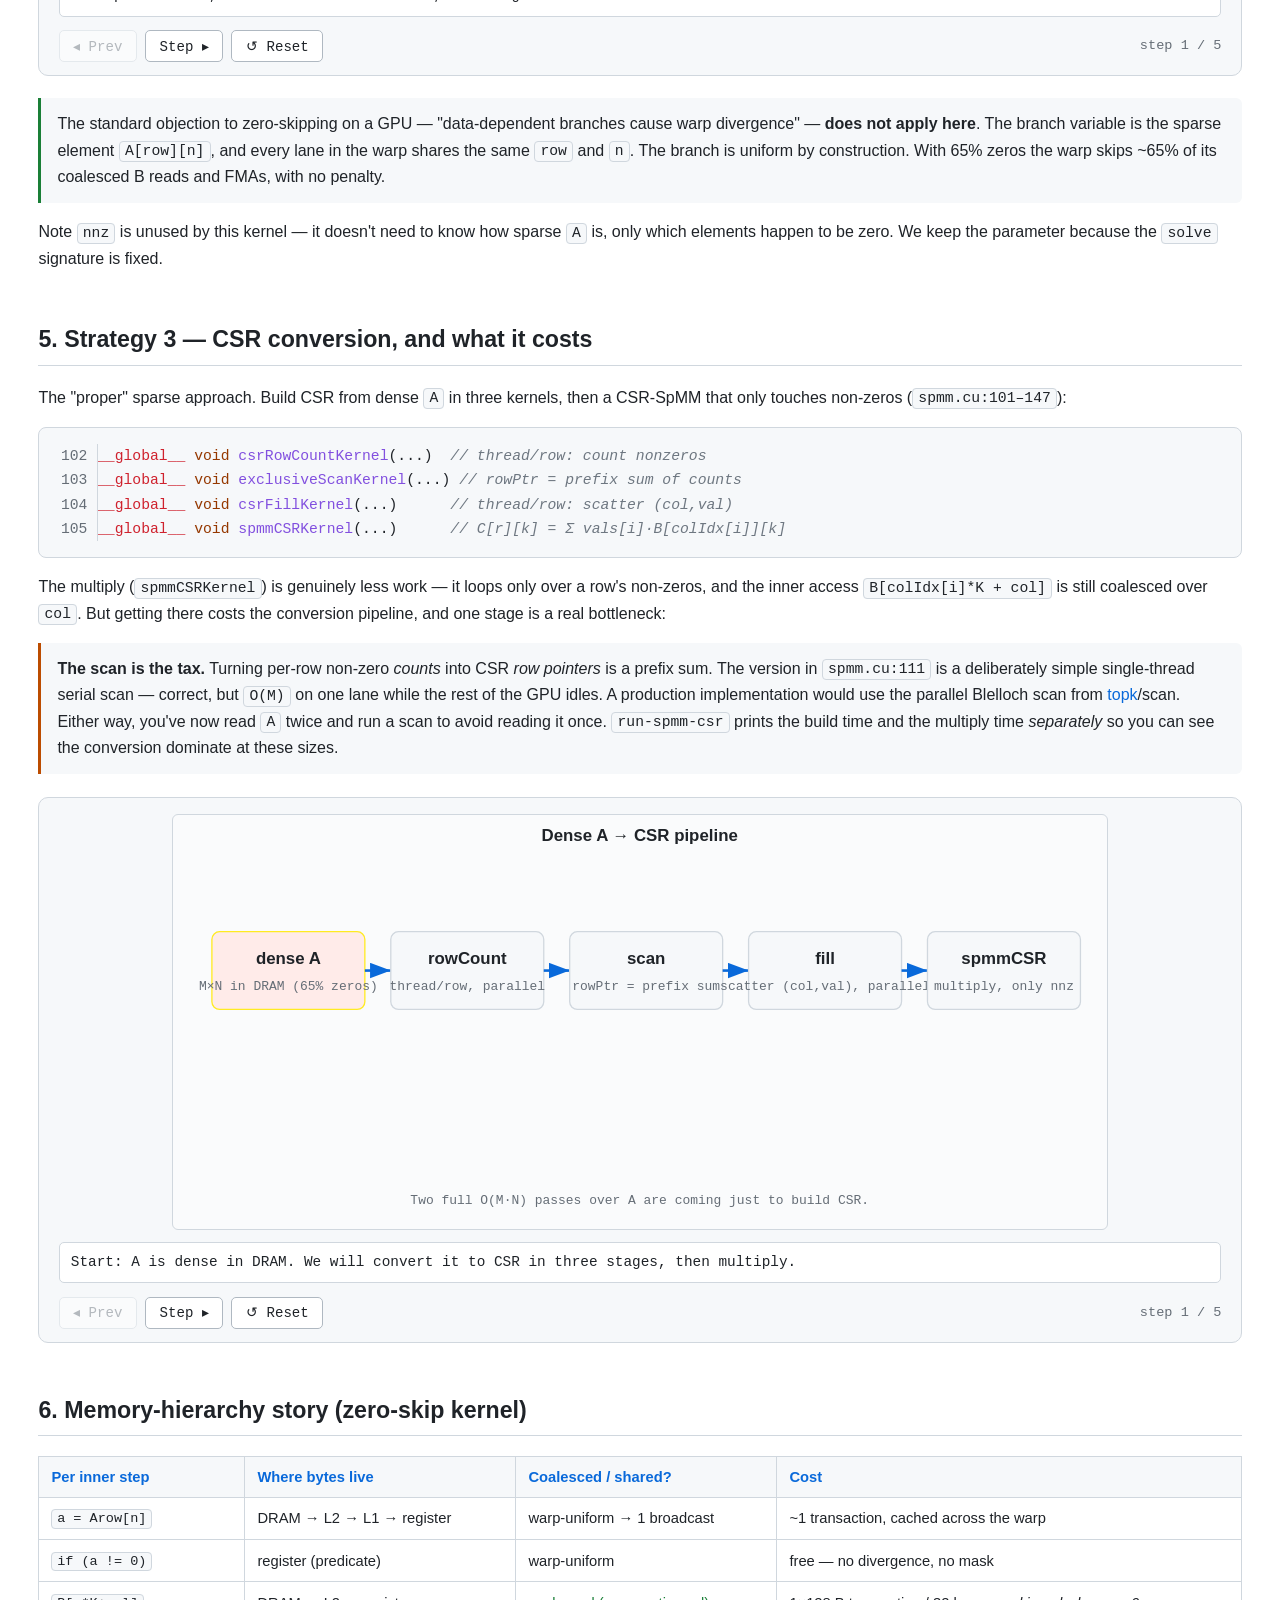
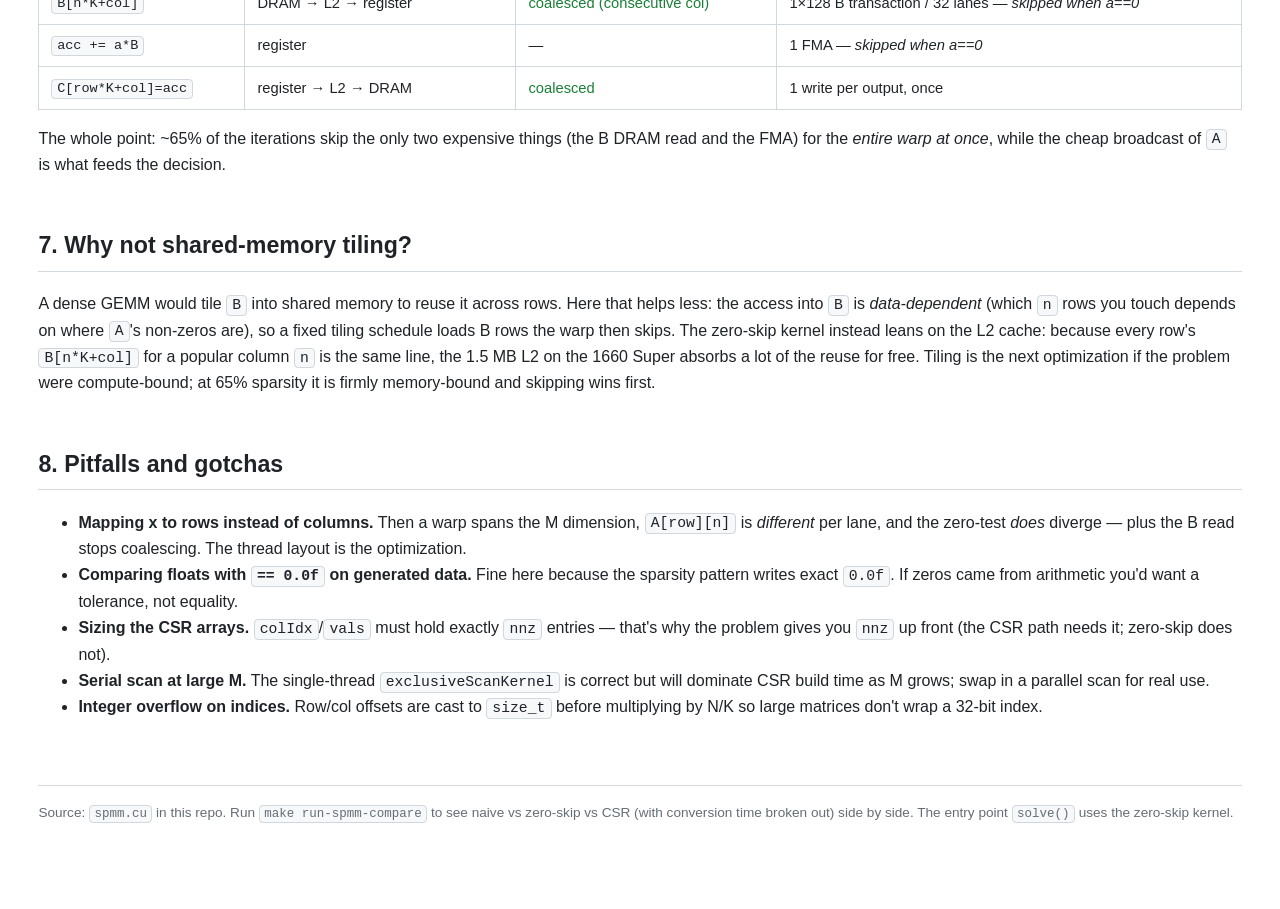
<file: docs/spmm.html>
<!DOCTYPE html>
<html lang="en">
<head>
<meta charset="UTF-8" />
<meta name="viewport" content="width=device-width, initial-scale=1" />
<title>Sparse×Dense MatMul — LeetGPU</title>
<link rel="stylesheet" href="styles.css" />
</head>
<body>

<nav class="topnav">
    <span class="brand">leetgpu/</span>
    <a href="index.html">index</a>
    <a href="primer.html">primer</a>
    <a href="transpose.html">transpose</a>
    <a href="vector_addition.html">vector_addition</a>
    <a href="softmax.html">softmax</a>
    <a href="topk.html">topk</a>
    <a href="attention.html">attention</a>
    <a href="flash_attention.html">flash_attention</a>
    <a href="spmm.html">spmm</a>
    <span class="spacer"></span>
    <span class="dim">target: GTX 1660 Super</span>
</nav>

<main>

<h1>Sparse Matrix × Dense Matrix (SpMM)</h1>

<div class="callout">
    <strong>TL;DR.</strong> <code>C = A·B</code> with <code>A</code> (M×N) ~65% zeros
    but stored <em>dense</em>, <code>B</code> (N×K) dense. The winning move is
    <strong>not</strong> to convert <code>A</code> to a sparse format — the
    conversion costs a full <code>O(M·N)</code> pass plus a prefix sum, which
    eats the savings when <code>A</code> is used once. Instead: keep <code>A</code>
    dense and <strong>skip the multiply when the element is zero</strong>. The
    trick that makes this fast is the thread layout — let a warp span the
    <em>columns of C</em>, and the zero-test becomes <strong>warp-uniform</strong>:
    every lane reads the same <code>A</code> element, takes the same branch, and
    skips together. <strong>Zero divergence, zero extra memory, no conversion.</strong>
</div>

<p class="small dim">
    Source: <a href="../spmm.cu">/workspaces/cuda-practice/spmm.cu</a>.
    All line numbers below cite that file. Entry point:
    <code>solve(const float* A, const float* B, float* C, int M, int N, int K, int nnz)</code>
    — device pointers, result written to <code>C</code>.
</p>

<div class="legend">
    <span><span class="swatch" style="background:#ffebe9;border-color:#cf222e"></span>DRAM</span>
    <span><span class="swatch" style="background:#fff1cf;border-color:#bf8700"></span>L2</span>
    <span><span class="swatch" style="background:#fff8c5;border-color:#9a6700"></span>L1 / shared</span>
    <span><span class="swatch" style="background:#dafbe1;border-color:#1a7f37"></span>register</span>
    <span><span class="swatch" style="background:#fbefff;border-color:#8250df"></span>warp</span>
</div>

<!-- ===================================================================== -->
<h2>1. The problem, and the trap</h2>

<p>
    <code>A</code> is M×N and 60–70% of its entries are zero, but it arrives in
    plain <strong>row-major dense layout</strong> (plus an <code>nnz</code> count).
    <code>B</code> is N×K dense. We want <code>C = A·B</code>, M×K.
</p>

<p>
    The textbook answer to "matrix is sparse" is "use a sparse format" (CSR) so
    you only ever touch the non-zeros. That's strategy 3 below — and it's a
    <strong>trap for a one-shot SpMM</strong>. Converting a dense <code>A</code>
    into CSR <em>on the GPU</em> requires:
</p>

<ul>
    <li>a full <code>O(M·N)</code> read of <code>A</code> to count non-zeros per row,</li>
    <li>a <strong>prefix sum</strong> over the M row-counts to get the CSR row pointers,</li>
    <li>a second <code>O(M·N)</code> pass to scatter <code>(column, value)</code> pairs.</li>
</ul>

<p>
    If you only multiply once, you've read <code>A</code> twice <em>plus</em> paid
    for a scan, just to avoid reading it once. The conversion is only worth it if
    the CSR form is reused many times. So this page builds <strong>three</strong>
    kernels and measures the trade-off:
</p>

<table>
<tr><th>#</th><th>Strategy</th><th>Touches</th><th>Conversion</th><th>Extra memory</th></tr>
<tr><td>1</td><td><code>spmmDenseNaive</code> — full GEMM</td><td>all M·N·K</td><td>none</td><td>none</td></tr>
<tr><td>2</td><td><code>spmmZeroSkip</code> — <strong>solve() uses this</strong></td><td>~35% of M·N·K</td><td>none</td><td>none</td></tr>
<tr><td>3</td><td>CSR build + <code>spmmCSR</code></td><td>nnz·K</td><td><strong>O(M·N) + scan</strong></td><td>nnz floats+ints</td></tr>
</table>

<!-- ===================================================================== -->
<h2>2. Launch configuration</h2>

<p>
    One thread per output element <code>C[row][col]</code>. The block is 16×16;
    <strong>x indexes the K columns of C, y indexes the M rows</strong>
    (<code>spmm.cu:155–159</code>):
</p>

<div class="code-block">
<pre data-start-line="154" style="--start-line: 154;"><code><span class="line"><span class="ty">void</span> <span class="fn">solve</span>(<span class="kw">const</span> <span class="ty">float</span>* A, <span class="kw">const</span> <span class="ty">float</span>* B, <span class="ty">float</span>* C, <span class="ty">int</span> M, <span class="ty">int</span> N, <span class="ty">int</span> K, <span class="ty">int</span> nnz) {</span><span class="line">    (<span class="ty">void</span>)nnz;  <span class="cmt">// not needed by the zero-skip strategy</span></span><span class="line">    <span class="ty">dim3</span> block(TILE, TILE);                 <span class="cmt">// 16×16 = 256 threads</span></span><span class="line">    <span class="ty">dim3</span> grid(<span class="fn">cdiv</span>(K, TILE), <span class="fn">cdiv</span>(M, TILE));  <span class="cmt">// x = K cols, y = M rows</span></span><span class="line">    <span class="fn">spmmZeroSkip</span>&lt;&lt;&lt;grid, block&gt;&gt;&gt;(A, B, C, M, N, K);</span><span class="line">}</span></code></pre>
</div>

<p>
    Why x→columns and not x→rows? Because the warp is 32 threads with
    consecutive <code>threadIdx.x</code>. Mapping x to the <em>columns of C</em>
    is what makes both the coalescing <em>and</em> the divergence-free zero-skip
    work. That single decision is the whole kernel. §4 shows why.
</p>

<!-- ===================================================================== -->
<h2>3. Strategy 1 — the dense baseline</h2>

<p>Plain GEMM, sparsity ignored, so we can measure what skipping actually buys
   (<code>spmm.cu:46–57</code>):</p>

<div class="code-block">
<pre data-start-line="46" style="--start-line: 46;"><code><span class="line"><span class="kw">__global__</span> <span class="ty">void</span> <span class="fn">spmmDenseNaive</span>(<span class="kw">const</span> <span class="ty">float</span>* A, <span class="kw">const</span> <span class="ty">float</span>* B, <span class="ty">float</span>* C,</span><span class="line">                               <span class="ty">int</span> M, <span class="ty">int</span> N, <span class="ty">int</span> K) {</span><span class="line">    <span class="ty">int</span> col = blockIdx.x * blockDim.x + threadIdx.x;   <span class="cmt">// over K</span></span><span class="line">    <span class="ty">int</span> row = blockIdx.y * blockDim.y + threadIdx.y;   <span class="cmt">// over M</span></span><span class="line">    <span class="kw">if</span> (row &gt;= M || col &gt;= K) <span class="kw">return</span>;</span><span class="line"></span><span class="line">    <span class="ty">float</span> acc = 0.0f;</span><span class="line">    <span class="kw">for</span> (<span class="ty">int</span> n = 0; n &lt; N; n++)</span><span class="line">        acc += A[row * N + n] * B[n * K + col];        <span class="cmt">// multiplies even when A==0</span></span><span class="line">    C[row * K + col] = acc;</span><span class="line">}</span></code></pre>
</div>

<p>
    Correct, but it does the full <code>M·N·K</code> FMAs and — worse on this
    memory-bound problem — reads every <code>B</code> row for every output row,
    even where <code>A</code> is zero. ~65% of that B traffic is wasted.
</p>

<!-- ===================================================================== -->
<h2>4. Strategy 2 — zero-skip, and why it's divergence-free</h2>

<p>One line longer than the baseline (<code>spmm.cu:74–91</code>):</p>

<div class="code-block">
<pre data-start-line="74" style="--start-line: 74;"><code><span class="line"><span class="kw">__global__</span> <span class="ty">void</span> <span class="fn">spmmZeroSkip</span>(<span class="kw">const</span> <span class="ty">float</span>* A, <span class="kw">const</span> <span class="ty">float</span>* B, <span class="ty">float</span>* C,</span><span class="line">                             <span class="ty">int</span> M, <span class="ty">int</span> N, <span class="ty">int</span> K) {</span><span class="line">    <span class="ty">int</span> col = blockIdx.x * blockDim.x + threadIdx.x;   <span class="cmt">// over K</span></span><span class="line">    <span class="ty">int</span> row = blockIdx.y * blockDim.y + threadIdx.y;   <span class="cmt">// over M</span></span><span class="line">    <span class="kw">if</span> (row &gt;= M || col &gt;= K) <span class="kw">return</span>;</span><span class="line"></span><span class="line">    <span class="ty">float</span> acc = 0.0f;</span><span class="line">    <span class="kw">const</span> <span class="ty">float</span>* Arow = A + (<span class="ty">size_t</span>)row * N;</span><span class="line">    <span class="kw">for</span> (<span class="ty">int</span> n = 0; n &lt; N; n++) {</span><span class="line">        <span class="ty">float</span> a = Arow[n];                 <span class="cmt">// warp-uniform broadcast load</span></span><span class="line">        <span class="kw">if</span> (a != 0.0f)                     <span class="cmt">// warp-uniform branch (no divergence)</span></span><span class="line">            acc += a * B[(<span class="ty">size_t</span>)n * K + col];   <span class="cmt">// coalesced over col</span></span><span class="line">    }</span><span class="line">    C[(<span class="ty">size_t</span>)row * K + col] = acc;</span><span class="line">}</span></code></pre>
</div>

<p>
    Take one warp: 32 lanes with consecutive <code>threadIdx.x</code> and the
    <em>same</em> <code>threadIdx.y</code>. So every lane in the warp shares the
    same <code>row</code>, and they cover 32 consecutive <code>col</code> values.
    Now look at each line of the loop:
</p>

<ul>
    <li><strong><code>a = Arow[n]</code></strong> — <code>row</code> and <code>n</code>
        are identical across the warp, so all 32 lanes read the
        <em>same address</em>. The hardware serves this as a single
        <strong>broadcast</strong> load, cached in L1/L2.</li>
    <li><strong><code>if (a != 0.0f)</code></strong> — the condition depends only
        on <code>(row, n)</code>, both warp-uniform. So the predicate is the
        <em>same for all 32 lanes</em>: the entire warp either does the work or
        skips it together. <span style="color:var(--good);">No warp
        divergence.</span> This is the crux — a zero-skip that would normally
        shred a warp into divergent paths is here perfectly uniform, purely
        because the warp spans <em>columns</em>, not the sparse dimension.</li>
    <li><strong><code>B[n*K + col]</code></strong> — <code>n</code> is uniform,
        <code>col</code> is consecutive → consecutive addresses → one
        <strong>coalesced</strong> 128-byte transaction.</li>
</ul>

<div class="figure" id="fig-zs">
    <svg viewBox="0 0 720 400" preserveAspectRatio="xMidYMid meet">
        <text x="120" y="20" text-anchor="middle" class="svg-title">A row (DRAM)</text>
        <text x="360" y="20" text-anchor="middle" class="svg-title">warp: 8 lanes, same row, cols 0..7</text>
        <text x="600" y="20" text-anchor="middle" class="svg-title">B / C (DRAM)</text>

        <g id="zsArow" transform="translate(40,40)"></g>
        <g id="zsWarp" transform="translate(250,150)"></g>
        <g id="zsB"    transform="translate(520,40)"></g>

        <text id="zsN" x="120" y="240" text-anchor="middle" class="svg-dim">n = 0</text>
        <g id="zsBcast" opacity="0">
            <path d="M 150 60 Q 230 130 250 175" stroke="#8250df" stroke-width="2.5" fill="none" marker-end="url(#zsArrP)"/>
            <text x="210" y="115" text-anchor="middle" class="svg-lbl" fill="#8250df">1 broadcast read</text>
        </g>
        <g id="zsBranch" opacity="0">
            <rect x="248" y="148" width="210" height="64" rx="6" fill="none" stroke="#0969da" stroke-width="2.5" stroke-dasharray="5 4"/>
            <text id="zsBranchTxt" x="353" y="240" text-anchor="middle" class="svg-lbl" fill="#0969da">if (a != 0): whole warp agrees</text>
        </g>
        <g id="zsBread" opacity="0">
            <path d="M 460 180 Q 500 150 520 130" stroke="#1a7f37" stroke-width="2.5" fill="none" marker-end="url(#zsArrG)"/>
            <text x="500" y="300" text-anchor="middle" class="svg-lbl" fill="#1a7f37">8 consecutive B → 1 coalesced read</text>
        </g>

        <defs>
            <marker id="zsArrP" markerWidth="10" markerHeight="10" refX="9" refY="3" orient="auto"><path d="M0,0 L0,6 L9,3 z" fill="#8250df"/></marker>
            <marker id="zsArrG" markerWidth="10" markerHeight="10" refX="9" refY="3" orient="auto"><path d="M0,0 L0,6 L9,3 z" fill="#1a7f37"/></marker>
        </defs>
    </svg>
    <div class="caption" id="cap-zs">A warp spans columns of C, so the sparse dimension n is warp-uniform.</div>
    <div class="controls">
        <button data-act="prev">◂ Prev</button>
        <button data-act="step">Step ▸</button>
        <button data-act="reset">↺ Reset</button>
        <span class="tick-label">step 1 / 5</span>
    </div>
</div>

<div class="callout good">
    The standard objection to zero-skipping on a GPU — "data-dependent branches
    cause warp divergence" — <strong>does not apply here</strong>. The branch
    variable is the sparse element <code>A[row][n]</code>, and every lane in the
    warp shares the same <code>row</code> and <code>n</code>. The branch is
    uniform by construction. With 65% zeros the warp skips ~65% of its
    coalesced B reads and FMAs, with no penalty.
</div>

<p>
    Note <code>nnz</code> is unused by this kernel — it doesn't need to know how
    sparse <code>A</code> is, only which elements happen to be zero. We keep the
    parameter because the <code>solve</code> signature is fixed.
</p>

<!-- ===================================================================== -->
<h2>5. Strategy 3 — CSR conversion, and what it costs</h2>

<p>
    The "proper" sparse approach. Build CSR from dense <code>A</code> in three
    kernels, then a CSR-SpMM that only touches non-zeros
    (<code>spmm.cu:101–147</code>):
</p>

<div class="code-block">
<pre data-start-line="101" style="--start-line: 101;"><code><span class="line"><span class="kw">__global__</span> <span class="ty">void</span> <span class="fn">csrRowCountKernel</span>(...)  <span class="cmt">// thread/row: count nonzeros</span></span><span class="line"><span class="kw">__global__</span> <span class="ty">void</span> <span class="fn">exclusiveScanKernel</span>(...) <span class="cmt">// rowPtr = prefix sum of counts</span></span><span class="line"><span class="kw">__global__</span> <span class="ty">void</span> <span class="fn">csrFillKernel</span>(...)      <span class="cmt">// thread/row: scatter (col,val)</span></span><span class="line"><span class="kw">__global__</span> <span class="ty">void</span> <span class="fn">spmmCSRKernel</span>(...)      <span class="cmt">// C[r][k] = Σ vals[i]·B[colIdx[i]][k]</span></span></code></pre>
</div>

<p>
    The multiply (<code>spmmCSRKernel</code>) is genuinely less work — it loops
    only over a row's non-zeros, and the inner access <code>B[colIdx[i]*K + col]</code>
    is still coalesced over <code>col</code>. But getting there costs the
    conversion pipeline, and one stage is a real bottleneck:
</p>

<div class="callout warn">
    <strong>The scan is the tax.</strong> Turning per-row non-zero <em>counts</em>
    into CSR <em>row pointers</em> is a prefix sum. The version in
    <code>spmm.cu:111</code> is a deliberately simple single-thread serial scan
    — correct, but <code>O(M)</code> on one lane while the rest of the GPU idles.
    A production implementation would use the parallel Blelloch scan from
    <a href="topk.html">topk</a>/scan. Either way, you've now read <code>A</code>
    twice and run a scan to avoid reading it once. <code>run-spmm-csr</code>
    prints the build time and the multiply time <em>separately</em> so you can
    see the conversion dominate at these sizes.
</div>

<div class="figure" id="fig-csr">
    <svg viewBox="0 0 720 320" preserveAspectRatio="xMidYMid meet">
        <text x="360" y="20" text-anchor="middle" class="svg-title">Dense A → CSR pipeline</text>
        <defs>
            <marker id="csrArr" markerWidth="9" markerHeight="9" refX="8" refY="3" orient="auto"><path d="M0,0 L0,6 L8,3 z" fill="#0969da"/></marker>
        </defs>
        <g id="csrStages"></g>
        <text id="csrNote" x="360" y="300" text-anchor="middle" class="svg-dim"></text>
    </svg>
    <div class="caption" id="cap-csr">Step through the four stages and see which one stalls the GPU.</div>
    <div class="controls">
        <button data-act="prev">◂ Prev</button>
        <button data-act="step">Step ▸</button>
        <button data-act="reset">↺ Reset</button>
        <span class="tick-label">step 1 / 5</span>
    </div>
</div>

<!-- ===================================================================== -->
<h2>6. Memory-hierarchy story (zero-skip kernel)</h2>

<table>
<tr><th>Per inner step</th><th>Where bytes live</th><th>Coalesced / shared?</th><th>Cost</th></tr>
<tr><td><code>a = Arow[n]</code></td><td>DRAM → L2 → L1 → register</td><td>warp-uniform → 1 broadcast</td><td>~1 transaction, cached across the warp</td></tr>
<tr><td><code>if (a != 0)</code></td><td>register (predicate)</td><td>warp-uniform</td><td>free — no divergence, no mask</td></tr>
<tr><td><code>B[n*K+col]</code></td><td>DRAM → L2 → register</td><td><span style="color:var(--good);">coalesced (consecutive col)</span></td><td>1×128 B transaction / 32 lanes — <em>skipped when a==0</em></td></tr>
<tr><td><code>acc += a*B</code></td><td>register</td><td>—</td><td>1 FMA — <em>skipped when a==0</em></td></tr>
<tr><td><code>C[row*K+col]=acc</code></td><td>register → L2 → DRAM</td><td><span style="color:var(--good);">coalesced</span></td><td>1 write per output, once</td></tr>
</table>

<p>
    The whole point: ~65% of the iterations skip the only two expensive things
    (the B DRAM read and the FMA) for the <em>entire warp at once</em>, while the
    cheap broadcast of <code>A</code> is what feeds the decision.
</p>

<!-- ===================================================================== -->
<h2>7. Why not shared-memory tiling?</h2>

<p>
    A dense GEMM would tile <code>B</code> into shared memory to reuse it across
    rows. Here that helps less: the access into <code>B</code> is
    <em>data-dependent</em> (which <code>n</code> rows you touch depends on where
    <code>A</code>'s non-zeros are), so a fixed tiling schedule loads B rows the
    warp then skips. The zero-skip kernel instead leans on the L2 cache: because
    every row's <code>B[n*K+col]</code> for a popular column <code>n</code> is
    the same line, the 1.5 MB L2 on the 1660 Super absorbs a lot of the reuse
    for free. Tiling is the next optimization if the problem were compute-bound;
    at 65% sparsity it is firmly memory-bound and skipping wins first.
</p>

<!-- ===================================================================== -->
<h2>8. Pitfalls and gotchas</h2>

<ul>
    <li><strong>Mapping x to rows instead of columns.</strong> Then a warp spans
        the M dimension, <code>A[row][n]</code> is <em>different</em> per lane,
        and the zero-test <em>does</em> diverge — plus the B read stops
        coalescing. The thread layout is the optimization.</li>
    <li><strong>Comparing floats with <code>== 0.0f</code> on generated data.</strong>
        Fine here because the sparsity pattern writes exact <code>0.0f</code>.
        If zeros came from arithmetic you'd want a tolerance, not equality.</li>
    <li><strong>Sizing the CSR arrays.</strong> <code>colIdx</code>/<code>vals</code>
        must hold exactly <code>nnz</code> entries — that's why the problem gives
        you <code>nnz</code> up front (the CSR path needs it; zero-skip does not).</li>
    <li><strong>Serial scan at large M.</strong> The single-thread
        <code>exclusiveScanKernel</code> is correct but will dominate CSR build
        time as M grows; swap in a parallel scan for real use.</li>
    <li><strong>Integer overflow on indices.</strong> Row/col offsets are cast to
        <code>size_t</code> before multiplying by N/K so large matrices don't
        wrap a 32-bit index.</li>
</ul>

<footer>
    Source: <code>spmm.cu</code> in this repo. Run
    <code>make run-spmm-compare</code> to see naive vs zero-skip vs CSR
    (with conversion time broken out) side by side. The entry point
    <code>solve()</code> uses the zero-skip kernel.
</footer>

</main>

<!-- ===================================================================== -->
<!-- Step-by-step figure controller — same as the other pages              -->
<!-- ===================================================================== -->
<script>
class StepFig {
    constructor(figEl, ticks) {
        this.fig = figEl; this.ticks = ticks; this.idx = 0;
        this.cap = figEl.querySelector('.caption');
        this.tickLabel = figEl.querySelector('.tick-label');
        this.btnPrev  = figEl.querySelector('[data-act=prev]');
        this.btnStep  = figEl.querySelector('[data-act=step]');
        this.btnReset = figEl.querySelector('[data-act=reset]');
        if (this.btnPrev)  this.btnPrev.addEventListener('click', () => this.prev());
        if (this.btnStep)  this.btnStep.addEventListener('click', () => this.step());
        if (this.btnReset) this.btnReset.addEventListener('click', () => this.reset());
        this.render();
    }
    render() {
        this.ticks[this.idx].apply();
        if (this.cap) this.cap.textContent = this.ticks[this.idx].caption;
        if (this.tickLabel) this.tickLabel.textContent = `step ${this.idx + 1} / ${this.ticks.length}`;
        if (this.btnPrev) this.btnPrev.disabled = (this.idx === 0);
        if (this.btnStep) this.btnStep.disabled = (this.idx === this.ticks.length - 1);
    }
    step()  { if (this.idx < this.ticks.length - 1) { this.idx++; this.render(); } }
    prev()  { if (this.idx > 0) { this.idx--; this.render(); } }
    reset() { this.idx = 0; this.render(); }
}

const NS = 'http://www.w3.org/2000/svg';
function mk(tag, attrs = {}, parent = null) {
    const el = document.createElementNS(NS, tag);
    for (const k in attrs) el.setAttribute(k, attrs[k]);
    if (parent) parent.appendChild(el);
    return el;
}

// ===================================================================
// Figure A: zero-skip warp-uniform broadcast + coalesced B
// ===================================================================
(function () {
    const fig = document.getElementById('fig-zs');
    const aG = fig.querySelector('#zsArow');
    const wG = fig.querySelector('#zsWarp');
    const bG = fig.querySelector('#zsB');
    const nTx = fig.querySelector('#zsN');
    const bcast = fig.querySelector('#zsBcast');
    const branch = fig.querySelector('#zsBranch');
    const branchTxt = fig.querySelector('#zsBranchTxt');
    const bread = fig.querySelector('#zsBread');

    // A row: 8 cells, pattern of zeros (0 = zero)
    const Arow = [3, 0, 0, 5, 0, 2, 0, 0];
    const aCells = [];
    for (let i = 0; i < 8; i++) {
        aCells.push(mk('rect', { x: i*26, y: 0, width: 24, height: 24, rx: 3,
            fill: Arow[i] ? '#ffebe9' : '#f0f0f0', stroke: '#cf222e' }, aG));
        mk('text', { x: i*26 + 12, y: 16, 'text-anchor': 'middle', class: 'svg-lbl' }, aG)
            .textContent = Arow[i] ? Arow[i] : '0';
    }
    // warp lanes (8) and B cells (8)
    const lanes = [], bCells = [];
    for (let i = 0; i < 8; i++) {
        lanes.push(mk('rect', { x: i*26, y: 0, width: 24, height: 22, rx: 3,
            fill: '#fbefff', stroke: '#8250df' }, wG));
        mk('text', { x: i*26 + 12, y: 15, 'text-anchor': 'middle', class: 'svg-lbl' }, wG)
            .textContent = 'L' + i;
        bCells.push(mk('rect', { x: 0, y: i*22, width: 70, height: 20, rx: 3,
            fill: '#ffebe9', stroke: '#cf222e' }, bG));
    }

    function setState(s) {
        nTx.textContent = 'n = ' + s.n;
        aCells.forEach((c, i) => c.setAttribute('fill',
            i === s.n ? (Arow[i] ? '#ffd1c9' : '#d9d9d9')
                      : (Arow[i] ? '#ffebe9' : '#f0f0f0')));
        bcast.setAttribute('opacity', s.bcast);
        branch.setAttribute('opacity', s.branch);
        bread.setAttribute('opacity', s.bread);
        const nz = Arow[s.n] !== 0;
        branchTxt.textContent = nz
            ? 'a = ' + Arow[s.n] + ' ≠ 0  →  whole warp does the FMA'
            : 'a = 0  →  whole warp SKIPS together';
        branchTxt.setAttribute('fill', nz ? '#1a7f37' : '#cf222e');
        lanes.forEach(l => l.setAttribute('fill', s.branch ? (nz ? '#dafbe1' : '#f0f0f0') : '#fbefff'));
        bCells.forEach(b => b.setAttribute('fill', s.bread && nz ? '#b6e3c4' : '#ffebe9'));
    }

    const ticks = [
        { caption: 'A warp = 8 lanes, all on the SAME row of C, covering 8 consecutive columns. n starts at 0.',
          apply: () => setState({ n:0, bcast:0, branch:0, bread:0 }) },
        { caption: 'n=0: A[row][0]=3. All 8 lanes read the SAME A address → one broadcast load.',
          apply: () => setState({ n:0, bcast:1, branch:0, bread:0 }) },
        { caption: 'The branch a≠0 is identical for all 8 lanes (same row, same n). No divergence — the warp agrees.',
          apply: () => setState({ n:0, bcast:1, branch:1, bread:0 }) },
        { caption: 'a≠0, so the warp reads 8 consecutive B[0][col] → one coalesced transaction, then 8 FMAs.',
          apply: () => setState({ n:0, bcast:1, branch:1, bread:1 }) },
        { caption: 'Advance to n=1: A[row][1]=0. The whole warp takes the SAME branch and SKIPS the B read + FMA. ~65% of n do this.',
          apply: () => setState({ n:1, bcast:1, branch:1, bread:0 }) },
    ];
    new StepFig(fig, ticks);
})();

// ===================================================================
// Figure B: dense -> CSR pipeline, with the scan flagged as the stall
// ===================================================================
(function () {
    const fig = document.getElementById('fig-csr');
    const g = fig.querySelector('#csrStages');
    const note = fig.querySelector('#csrNote');

    const stages = [
        { t: 'dense A', d: 'M×N in DRAM (65% zeros)' },
        { t: 'rowCount', d: 'thread/row, parallel' },
        { t: 'scan', d: 'rowPtr = prefix sum' },
        { t: 'fill', d: 'scatter (col,val), parallel' },
        { t: 'spmmCSR', d: 'multiply, only nnz' },
    ];
    const boxes = [];
    for (let i = 0; i < stages.length; i++) {
        const x = 30 + i * 138;
        const r = mk('rect', { x, y: 90, width: 118, height: 60, rx: 6,
            fill: '#f6f8fa', stroke: '#d0d7de' }, g);
        mk('text', { x: x + 59, y: 115, 'text-anchor': 'middle', class: 'svg-title' }, g)
            .textContent = stages[i].t;
        mk('text', { x: x + 59, y: 135, 'text-anchor': 'middle', class: 'svg-dim' }, g)
            .textContent = stages[i].d;
        if (i < stages.length - 1)
            mk('line', { x1: x + 118, y1: 120, x2: x + 138, y2: 120,
                stroke: '#0969da', 'stroke-width': 2,
                'marker-end': 'url(#csrArr)' }, g);
        boxes.push(r);
    }

    function hi(idx, color, msg) {
        boxes.forEach((b, i) => {
            b.setAttribute('fill', i === idx ? color : '#f6f8fa');
            b.setAttribute('stroke', i === idx ? color.replace('e9','22') : '#d0d7de');
        });
        note.textContent = msg;
    }
    const ticks = [
        { caption: 'Start: A is dense in DRAM. We will convert it to CSR in three stages, then multiply.',
          apply: () => hi(0, '#ffebe9', 'Two full O(M·N) passes over A are coming just to build CSR.') },
        { caption: 'Stage 1 — rowCount: one thread per row counts its non-zeros. Fully parallel, fast.',
          apply: () => hi(1, '#dafbe1', 'Parallel: 22 SMs busy. Cost ≈ one O(M·N) read of A.') },
        { caption: 'Stage 2 — scan: prefix-sum the counts into CSR row pointers. THIS is the bottleneck.',
          apply: () => hi(2, '#fff1cf', 'Serial single-thread scan in spmm.cu:111 → GPU idles. Bottleneck.') },
        { caption: 'Stage 3 — fill: scatter (col,val) pairs. Parallel again, second O(M·N) read of A.',
          apply: () => hi(3, '#dafbe1', "A has now been read twice — just to avoid reading it once.") },
        { caption: 'Stage 4 — spmmCSR: the actual multiply, only over non-zeros. Cheap. But look at the total.',
          apply: () => hi(4, '#dafbe1', 'Multiply is cheap; build dominates for a one-shot SpMM. Hence solve() = zero-skip.') },
    ];
    new StepFig(fig, ticks);
})();
</script>
</body>
</html>
</file>
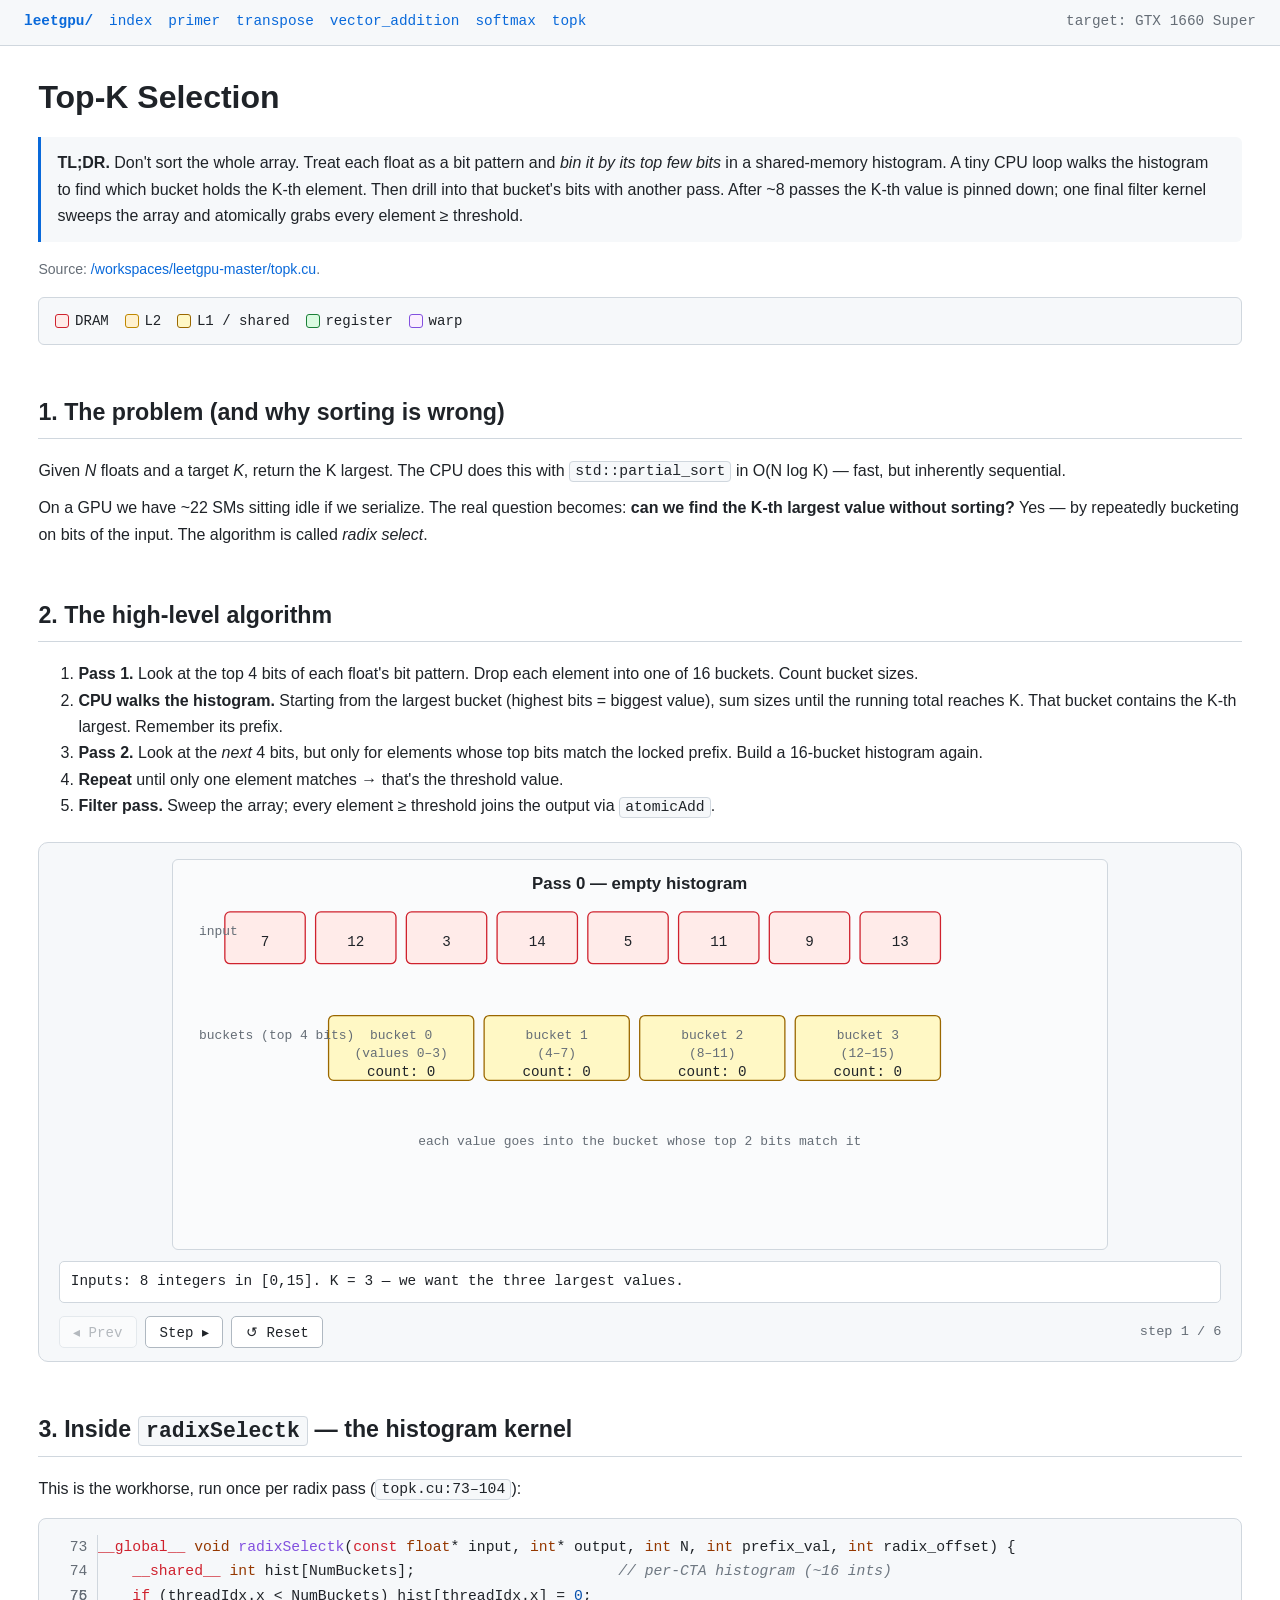
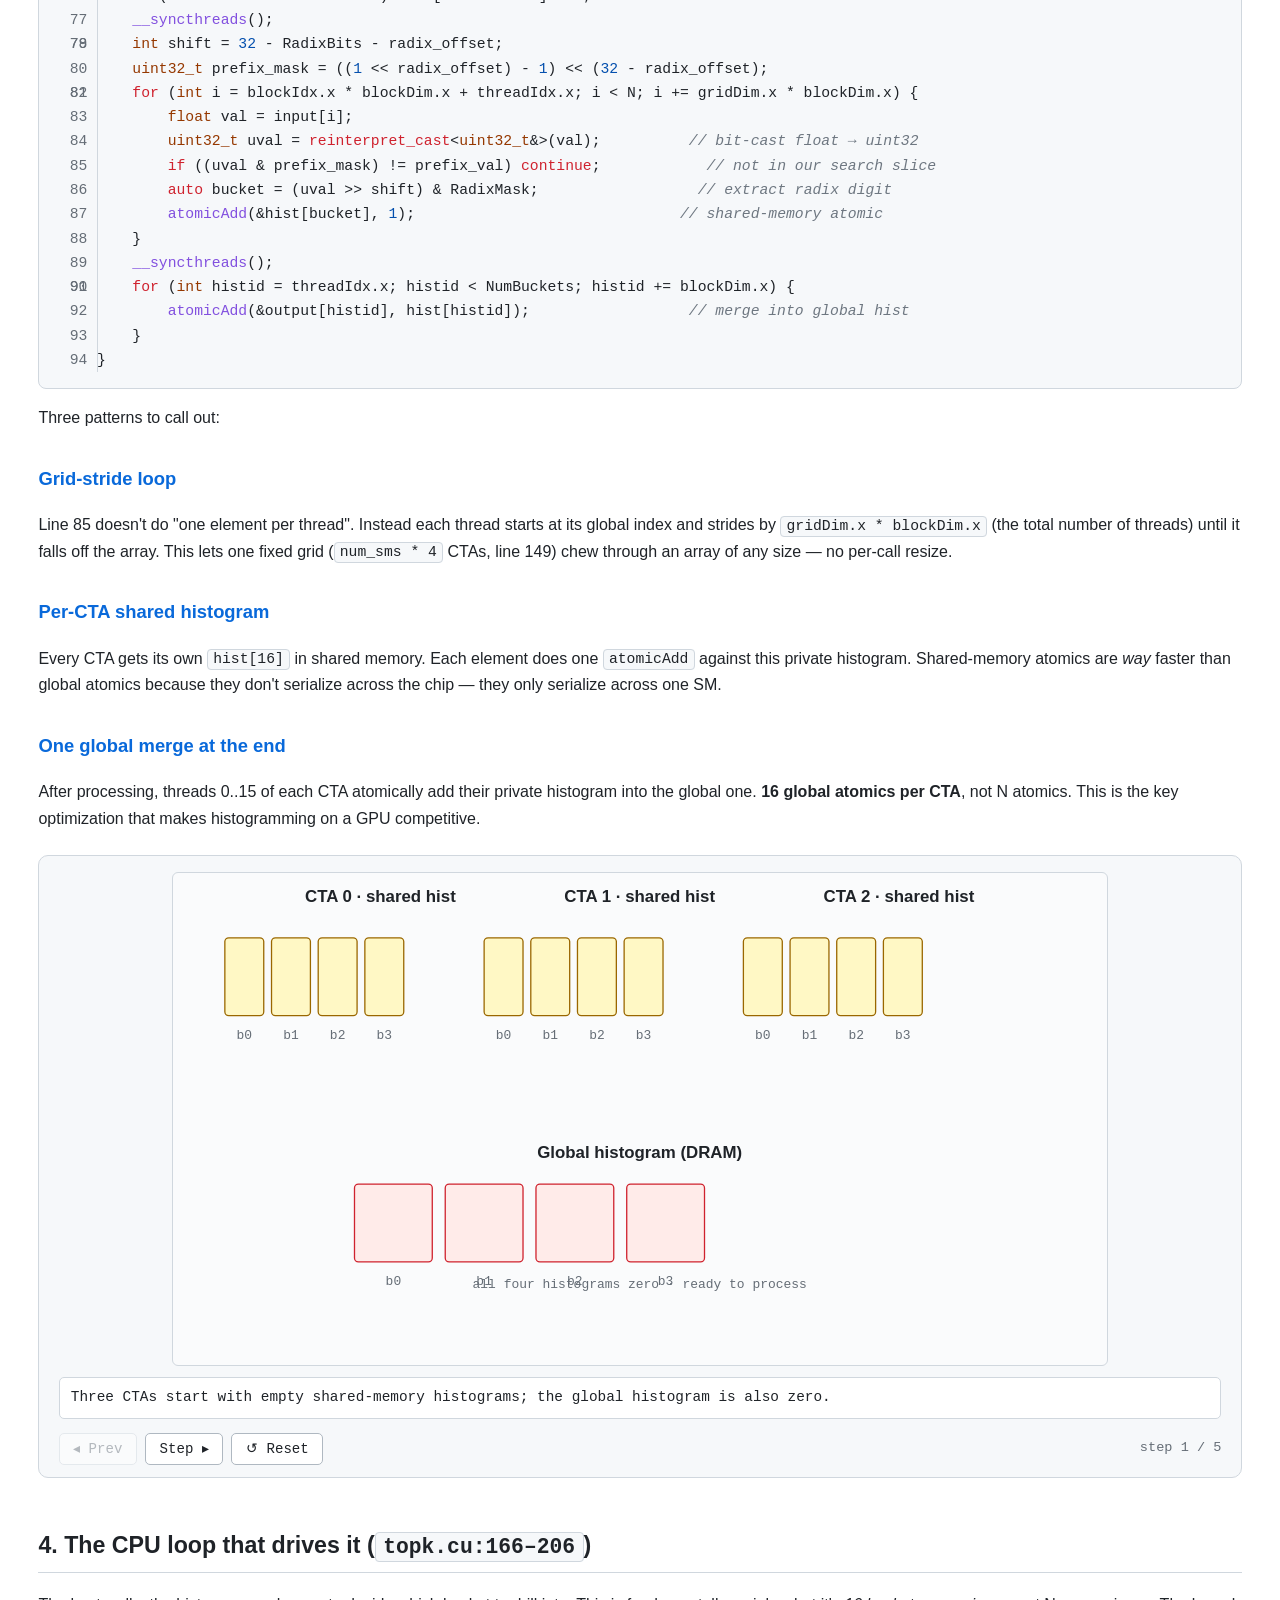
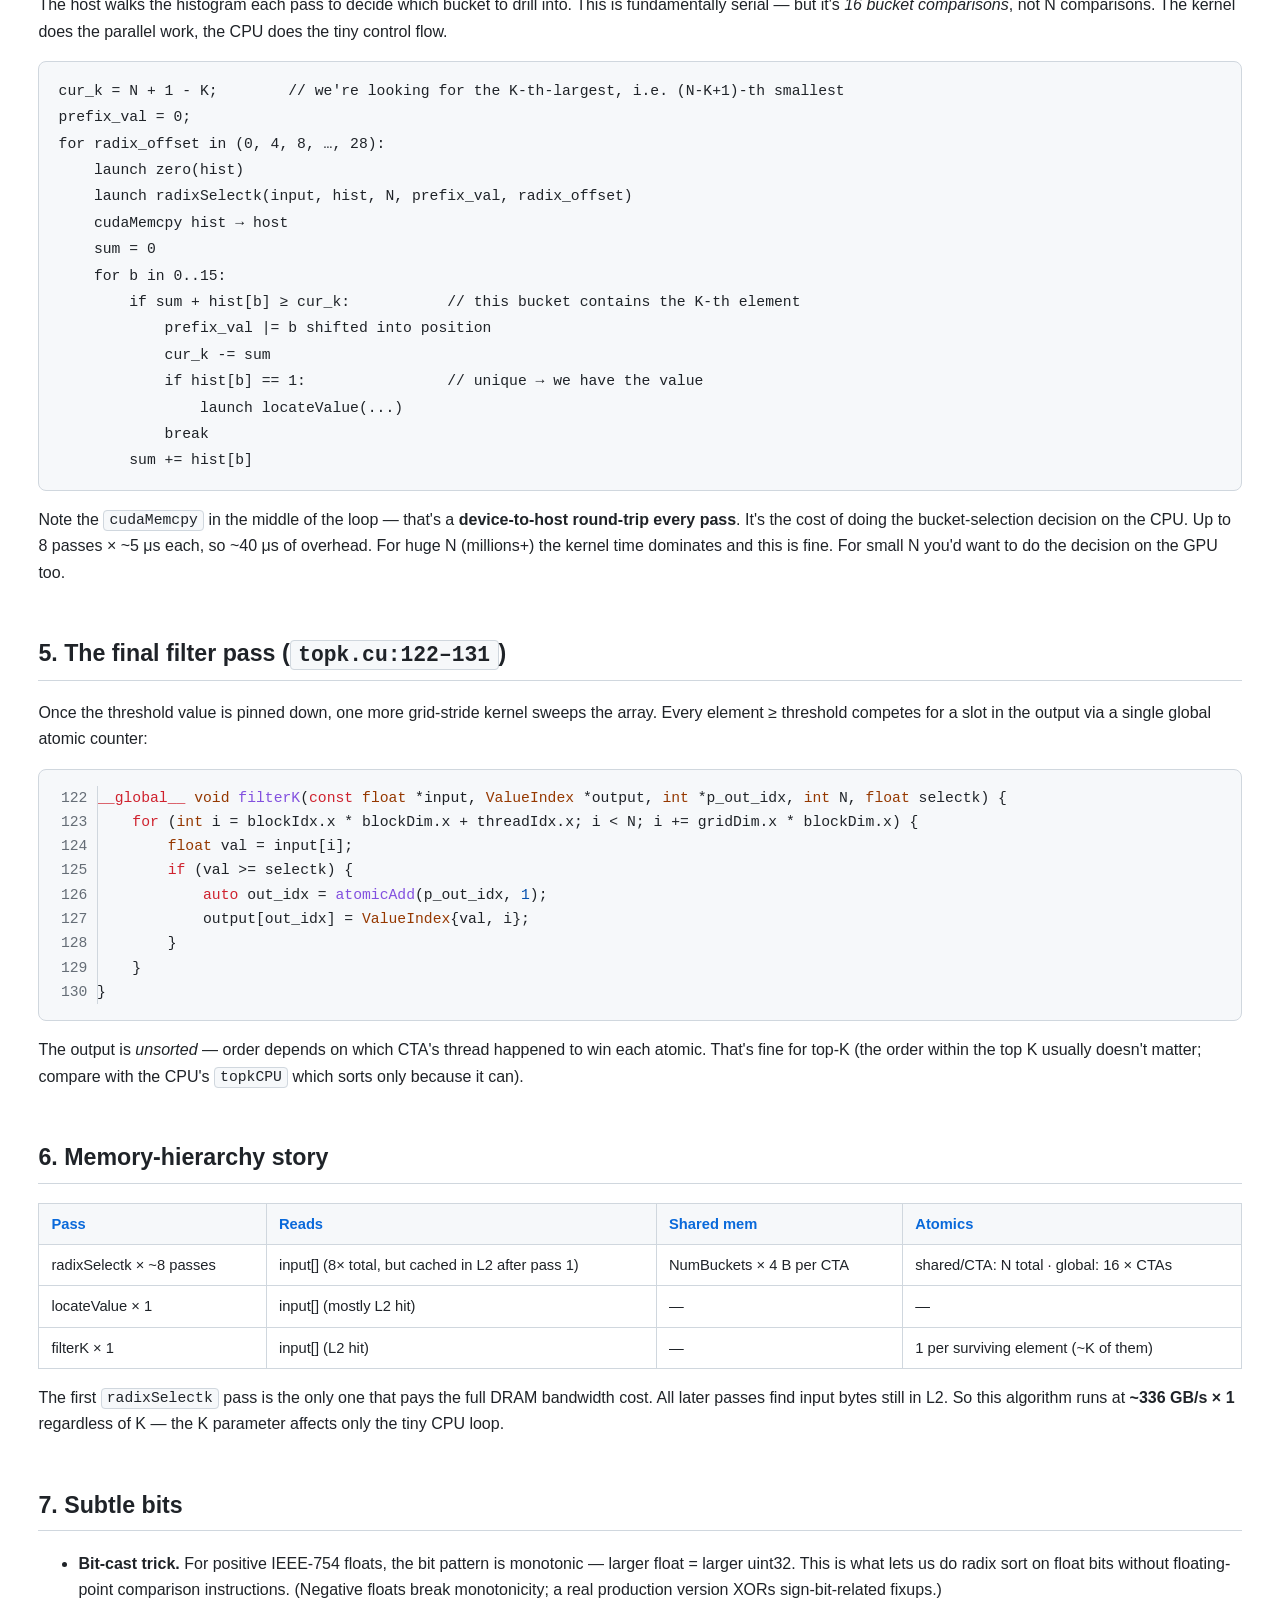
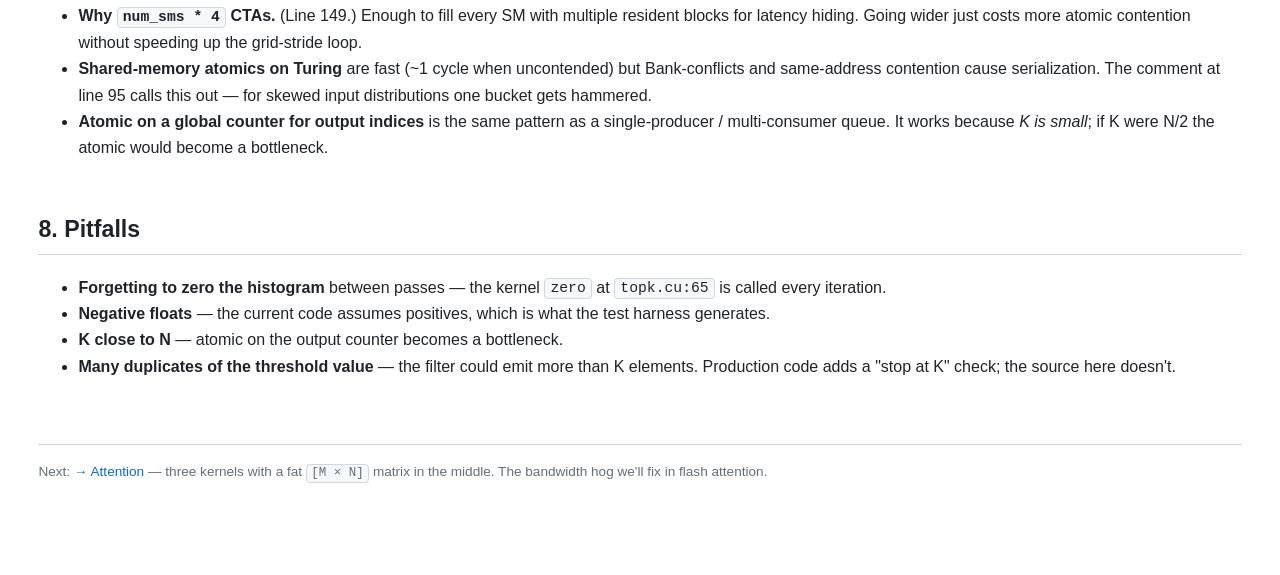
<file: docs/topk.html>
<!DOCTYPE html>
<html lang="en">
<head>
<meta charset="UTF-8" />
<meta name="viewport" content="width=device-width, initial-scale=1" />
<title>Top-K — LeetGPU</title>
<link rel="stylesheet" href="styles.css" />
</head>
<body>

<nav class="topnav">
    <span class="brand">leetgpu/</span>
    <a href="index.html">index</a>
    <a href="primer.html">primer</a>
    <a href="transpose.html">transpose</a>
    <a href="vector_addition.html">vector_addition</a>
    <a href="softmax.html">softmax</a>
    <a href="topk.html">topk</a>
    <span class="spacer"></span>
    <span class="dim">target: GTX 1660 Super</span>
</nav>

<main>

<h1>Top-K Selection</h1>

<div class="callout">
    <strong>TL;DR.</strong> Don't sort the whole array. Treat each float as a
    bit pattern and <em>bin it by its top few bits</em> in a shared-memory
    histogram. A tiny CPU loop walks the histogram to find which bucket holds
    the K-th element. Then drill into that bucket's bits with another pass.
    After ~8 passes the K-th value is pinned down; one final filter kernel
    sweeps the array and atomically grabs every element ≥ threshold.
</div>

<p class="small dim">
    Source: <a href="../topk.cu">/workspaces/leetgpu-master/topk.cu</a>.
</p>

<div class="legend">
    <span><span class="swatch" style="background:#ffebe9;border-color:#cf222e"></span>DRAM</span>
    <span><span class="swatch" style="background:#fff1cf;border-color:#bf8700"></span>L2</span>
    <span><span class="swatch" style="background:#fff8c5;border-color:#9a6700"></span>L1 / shared</span>
    <span><span class="swatch" style="background:#dafbe1;border-color:#1a7f37"></span>register</span>
    <span><span class="swatch" style="background:#fbefff;border-color:#8250df"></span>warp</span>
</div>

<!-- ===================================================================== -->
<h2>1. The problem (and why sorting is wrong)</h2>

<p>
    Given <em>N</em> floats and a target <em>K</em>, return the K largest. The
    CPU does this with <code>std::partial_sort</code> in O(N log K) — fast,
    but inherently sequential.
</p>

<p>
    On a GPU we have ~22 SMs sitting idle if we serialize. The real question
    becomes: <strong>can we find the K-th largest value without sorting?</strong>
    Yes — by repeatedly bucketing on bits of the input. The algorithm is called
    <em>radix select</em>.
</p>

<!-- ===================================================================== -->
<h2>2. The high-level algorithm</h2>

<ol>
    <li><strong>Pass 1.</strong> Look at the top 4 bits of each float's bit
        pattern. Drop each element into one of 16 buckets. Count bucket sizes.</li>
    <li><strong>CPU walks the histogram.</strong> Starting from the largest
        bucket (highest bits = biggest value), sum sizes until the running total
        reaches K. That bucket contains the K-th largest. Remember its prefix.</li>
    <li><strong>Pass 2.</strong> Look at the <em>next</em> 4 bits, but only
        for elements whose top bits match the locked prefix. Build a 16-bucket
        histogram again.</li>
    <li><strong>Repeat</strong> until only one element matches → that's the
        threshold value.</li>
    <li><strong>Filter pass.</strong> Sweep the array; every element ≥ threshold
        joins the output via <code>atomicAdd</code>.</li>
</ol>

<div class="figure" id="fig-topk-overview">
    <svg viewBox="0 0 720 300" preserveAspectRatio="xMidYMid meet">
        <text x="360" y="22" text-anchor="middle" class="svg-title" id="tkT">Pass 0 — empty histogram</text>

        <!-- Input row -->
        <g id="tkInput" transform="translate(40,40)"></g>
        <text x="20" y="58" class="svg-dim">input</text>

        <!-- Buckets -->
        <g id="tkBuckets" transform="translate(40,120)"></g>
        <text x="20" y="138" class="svg-dim">buckets (top 4 bits)</text>

        <text x="360" y="220" text-anchor="middle" class="svg-dim" id="tkStatus">click Step ▸ to drop elements into buckets</text>
        <text x="360" y="245" text-anchor="middle" class="svg-dim" id="tkCounts"></text>
        <text x="360" y="270" text-anchor="middle" class="svg-dim" id="tkVerdict"></text>
    </svg>
    <div class="caption" id="tkCap">Walk through one pass of radix bucketing on 8 small integers (top-3).</div>
    <div class="controls">
        <button data-act="prev">◂ Prev</button>
        <button data-act="step">Step ▸</button>
        <button data-act="reset">↺ Reset</button>
        <span class="tick-label">step 1 / 6</span>
    </div>
</div>

<!-- ===================================================================== -->
<h2>3. Inside <code>radixSelectk</code> — the histogram kernel</h2>

<p>
    This is the workhorse, run once per radix pass
    (<code>topk.cu:73–104</code>):
</p>

<div class="code-block">
<pre data-start-line="72" style="--start-line: 72;"><code><span class="line"><span class="kw">__global__</span> <span class="ty">void</span> <span class="fn">radixSelectk</span>(<span class="kw">const</span> <span class="ty">float</span>* input, <span class="ty">int</span>* output, <span class="ty">int</span> N, <span class="ty">int</span> prefix_val, <span class="ty">int</span> radix_offset) {</span><span class="line">    <span class="kw">__shared__</span> <span class="ty">int</span> hist[NumBuckets];                       <span class="cmt">// per-CTA histogram (~16 ints)</span></span><span class="line"></span><span class="line">    <span class="kw">if</span> (threadIdx.x &lt; NumBuckets) hist[threadIdx.x] = <span class="num">0</span>;</span><span class="line">    <span class="fn">__syncthreads</span>();</span><span class="line"></span><span class="line">    <span class="ty">int</span> shift = <span class="num">32</span> - RadixBits - radix_offset;</span><span class="line">    <span class="ty">uint32_t</span> prefix_mask = ((<span class="num">1</span> &lt;&lt; radix_offset) - <span class="num">1</span>) &lt;&lt; (<span class="num">32</span> - radix_offset);</span><span class="line"></span><span class="line">    <span class="kw">for</span> (<span class="ty">int</span> i = blockIdx.x * blockDim.x + threadIdx.x; i &lt; N; i += gridDim.x * blockDim.x) {</span><span class="line">        <span class="ty">float</span> val = input[i];</span><span class="line">        <span class="ty">uint32_t</span> uval = <span class="kw">reinterpret_cast</span>&lt;<span class="ty">uint32_t</span>&amp;&gt;(val);          <span class="cmt">// bit-cast float → uint32</span></span><span class="line">        <span class="kw">if</span> ((uval &amp; prefix_mask) != prefix_val) <span class="kw">continue</span>;            <span class="cmt">// not in our search slice</span></span><span class="line">        <span class="kw">auto</span> bucket = (uval &gt;&gt; shift) &amp; RadixMask;                  <span class="cmt">// extract radix digit</span></span><span class="line">        <span class="fn">atomicAdd</span>(&amp;hist[bucket], <span class="num">1</span>);                              <span class="cmt">// shared-memory atomic</span></span><span class="line">    }</span><span class="line">    <span class="fn">__syncthreads</span>();</span><span class="line"></span><span class="line">    <span class="kw">for</span> (<span class="ty">int</span> histid = threadIdx.x; histid &lt; NumBuckets; histid += blockDim.x) {</span><span class="line">        <span class="fn">atomicAdd</span>(&amp;output[histid], hist[histid]);                  <span class="cmt">// merge into global hist</span></span><span class="line">    }</span><span class="line">}</span></code></pre>
</div>

<p>Three patterns to call out:</p>

<h3>Grid-stride loop</h3>

<p>
    Line 85 doesn't do "one element per thread". Instead each thread starts at
    its global index and strides by <code>gridDim.x * blockDim.x</code> (the
    total number of threads) until it falls off the array. This lets one fixed
    grid (<code>num_sms * 4</code> CTAs, line 149) chew through an array of any
    size — no per-call resize.
</p>

<h3>Per-CTA shared histogram</h3>

<p>
    Every CTA gets its own <code>hist[16]</code> in shared memory. Each element
    does one <code>atomicAdd</code> against this private histogram. Shared-memory
    atomics are <em>way</em> faster than global atomics because they don't
    serialize across the chip — they only serialize across one SM.
</p>

<h3>One global merge at the end</h3>

<p>
    After processing, threads 0..15 of each CTA atomically add their private
    histogram into the global one. <strong>16 global atomics per CTA</strong>,
    not N atomics. This is the key optimization that makes histogramming on
    a GPU competitive.
</p>

<div class="figure" id="fig-hist">
    <svg viewBox="0 0 720 380" preserveAspectRatio="xMidYMid meet">
        <text x="160" y="22" text-anchor="middle" class="svg-title">CTA 0 · shared hist</text>
        <text x="360" y="22" text-anchor="middle" class="svg-title">CTA 1 · shared hist</text>
        <text x="560" y="22" text-anchor="middle" class="svg-title">CTA 2 · shared hist</text>

        <g id="hC0" transform="translate(40,50)"></g>
        <g id="hC1" transform="translate(240,50)"></g>
        <g id="hC2" transform="translate(440,50)"></g>

        <!-- Global hist -->
        <text x="360" y="220" text-anchor="middle" class="svg-title">Global histogram (DRAM)</text>
        <g id="hG" transform="translate(140,240)"></g>
        <text x="360" y="320" text-anchor="middle" class="svg-dim" id="hStatus">SM-local atomics during processing · one merge per CTA at the end</text>
    </svg>
    <div class="caption" id="hCap">Why per-CTA histograms cut global atomic traffic by a factor of (threads-per-CTA).</div>
    <div class="controls">
        <button data-act="prev">◂ Prev</button>
        <button data-act="step">Step ▸</button>
        <button data-act="reset">↺ Reset</button>
        <span class="tick-label">step 1 / 5</span>
    </div>
</div>

<!-- ===================================================================== -->
<h2>4. The CPU loop that drives it (<code>topk.cu:166–206</code>)</h2>

<p>
    The host walks the histogram each pass to decide which bucket to drill into.
    This is fundamentally serial — but it's <em>16 bucket comparisons</em>, not
    N comparisons. The kernel does the parallel work, the CPU does the tiny
    control flow.
</p>

<pre><code>cur_k = N + 1 - K;        // we're looking for the K-th-largest, i.e. (N-K+1)-th smallest
prefix_val = 0;
for radix_offset in (0, 4, 8, …, 28):
    launch zero(hist)
    launch radixSelectk(input, hist, N, prefix_val, radix_offset)
    cudaMemcpy hist → host
    sum = 0
    for b in 0..15:
        if sum + hist[b] ≥ cur_k:           // this bucket contains the K-th element
            prefix_val |= b shifted into position
            cur_k -= sum
            if hist[b] == 1:                // unique → we have the value
                launch locateValue(...)
            break
        sum += hist[b]</code></pre>

<p>
    Note the <code>cudaMemcpy</code> in the middle of the loop — that's a
    <strong>device-to-host round-trip every pass</strong>. It's the cost of doing
    the bucket-selection decision on the CPU. Up to 8 passes × ~5 μs each, so
    ~40 μs of overhead. For huge N (millions+) the kernel time dominates and
    this is fine. For small N you'd want to do the decision on the GPU too.
</p>

<!-- ===================================================================== -->
<h2>5. The final filter pass (<code>topk.cu:122–131</code>)</h2>

<p>
    Once the threshold value is pinned down, one more grid-stride kernel sweeps
    the array. Every element ≥ threshold competes for a slot in the output via
    a single global atomic counter:
</p>

<div class="code-block">
<pre data-start-line="121" style="--start-line: 121;"><code><span class="line"><span class="kw">__global__</span> <span class="ty">void</span> <span class="fn">filterK</span>(<span class="kw">const</span> <span class="ty">float</span> *input, <span class="ty">ValueIndex</span> *output, <span class="ty">int</span> *p_out_idx, <span class="ty">int</span> N, <span class="ty">float</span> selectk) {</span><span class="line">    <span class="kw">for</span> (<span class="ty">int</span> i = blockIdx.x * blockDim.x + threadIdx.x; i &lt; N; i += gridDim.x * blockDim.x) {</span><span class="line">        <span class="ty">float</span> val = input[i];</span><span class="line">        <span class="kw">if</span> (val &gt;= selectk) {</span><span class="line">            <span class="kw">auto</span> out_idx = <span class="fn">atomicAdd</span>(p_out_idx, <span class="num">1</span>);</span><span class="line">            output[out_idx] = <span class="ty">ValueIndex</span>{val, i};</span><span class="line">        }</span><span class="line">    }</span><span class="line">}</span></code></pre>
</div>

<p>
    The output is <em>unsorted</em> — order depends on which CTA's thread happened
    to win each atomic. That's fine for top-K (the order within the top K usually
    doesn't matter; compare with the CPU's <code>topkCPU</code> which sorts only
    because it can).
</p>

<!-- ===================================================================== -->
<h2>6. Memory-hierarchy story</h2>

<table>
<tr><th>Pass</th><th>Reads</th><th>Shared mem</th><th>Atomics</th></tr>
<tr><td>radixSelectk × ~8 passes</td><td>input[] (8× total, but cached in L2 after pass 1)</td><td>NumBuckets × 4 B per CTA</td><td>shared/CTA: N total · global: 16 × CTAs</td></tr>
<tr><td>locateValue × 1</td><td>input[] (mostly L2 hit)</td><td>—</td><td>—</td></tr>
<tr><td>filterK × 1</td><td>input[] (L2 hit)</td><td>—</td><td>1 per surviving element (~K of them)</td></tr>
</table>

<p>
    The first <code>radixSelectk</code> pass is the only one that pays the full
    DRAM bandwidth cost. All later passes find input bytes still in L2. So this
    algorithm runs at <strong>~336 GB/s × 1</strong> regardless of K — the K
    parameter affects only the tiny CPU loop.
</p>

<!-- ===================================================================== -->
<h2>7. Subtle bits</h2>

<ul>
    <li><strong>Bit-cast trick.</strong> For positive IEEE-754 floats, the bit
        pattern is monotonic — larger float = larger uint32. This is what lets
        us do radix sort on float bits without floating-point comparison
        instructions. (Negative floats break monotonicity; a real production
        version XORs sign-bit-related fixups.)</li>
    <li><strong>Why <code>num_sms * 4</code> CTAs.</strong> (Line 149.) Enough
        to fill every SM with multiple resident blocks for latency hiding.
        Going wider just costs more atomic contention without speeding up the
        grid-stride loop.</li>
    <li><strong>Shared-memory atomics on Turing</strong> are fast (~1 cycle when
        uncontended) but Bank-conflicts and same-address contention cause
        serialization. The comment at line 95 calls this out — for skewed input
        distributions one bucket gets hammered.</li>
    <li><strong>Atomic on a global counter for output indices</strong> is the
        same pattern as a single-producer / multi-consumer queue. It works
        because <em>K is small</em>; if K were N/2 the atomic would become a
        bottleneck.</li>
</ul>

<!-- ===================================================================== -->
<h2>8. Pitfalls</h2>

<ul>
    <li><strong>Forgetting to zero the histogram</strong> between passes — the kernel <code>zero</code> at <code>topk.cu:65</code> is called every iteration.</li>
    <li><strong>Negative floats</strong> — the current code assumes positives, which is what the test harness generates.</li>
    <li><strong>K close to N</strong> — atomic on the output counter becomes a bottleneck.</li>
    <li><strong>Many duplicates of the threshold value</strong> — the filter could emit more than K elements. Production code adds a "stop at K" check; the source here doesn't.</li>
</ul>

<footer>
    Next: <a href="attention.html">→ Attention</a> — three kernels with a fat
    <code>[M × N]</code> matrix in the middle. The bandwidth hog we'll fix in
    flash attention.
</footer>

</main>

<script>
class StepFig {
    constructor(figEl, ticks) {
        this.fig = figEl; this.ticks = ticks; this.idx = 0;
        this.cap = figEl.querySelector('.caption');
        this.tickLabel = figEl.querySelector('.tick-label');
        this.btnPrev  = figEl.querySelector('[data-act=prev]');
        this.btnStep  = figEl.querySelector('[data-act=step]');
        this.btnReset = figEl.querySelector('[data-act=reset]');
        if (this.btnPrev)  this.btnPrev.addEventListener('click', () => this.prev());
        if (this.btnStep)  this.btnStep.addEventListener('click', () => this.step());
        if (this.btnReset) this.btnReset.addEventListener('click', () => this.reset());
        this.render();
    }
    render() {
        this.ticks[this.idx].apply();
        if (this.cap) this.cap.textContent = this.ticks[this.idx].caption;
        if (this.tickLabel) this.tickLabel.textContent = `step ${this.idx + 1} / ${this.ticks.length}`;
        if (this.btnPrev) this.btnPrev.disabled = (this.idx === 0);
        if (this.btnStep) this.btnStep.disabled = (this.idx === this.ticks.length - 1);
    }
    step()  { if (this.idx < this.ticks.length - 1) { this.idx++; this.render(); } }
    prev()  { if (this.idx > 0) { this.idx--; this.render(); } }
    reset() { this.idx = 0; this.render(); }
}
const NS = 'http://www.w3.org/2000/svg';
function mk(tag, attrs = {}, parent = null) {
    const el = document.createElementNS(NS, tag);
    for (const k in attrs) el.setAttribute(k, attrs[k]);
    if (parent) parent.appendChild(el);
    return el;
}

// ===================================================================
// Figure: radix-bucket walkthrough (8 small ints, 4 buckets)
// values: 7, 12, 3, 14, 5, 11, 9, 13.  Top 2 bits split into 4 buckets:
//   bucket 0 = [0..3]   → {3}
//   bucket 1 = [4..7]   → {7, 5}
//   bucket 2 = [8..11]  → {11, 9}
//   bucket 3 = [12..15] → {12, 14, 13}
// We want top-3 = {14, 13, 12} → bucket 3 contains exactly 3 elements.
// ===================================================================
(function () {
    const fig = document.getElementById('fig-topk-overview');
    const tkInput = fig.querySelector('#tkInput');
    const tkBuckets = fig.querySelector('#tkBuckets');
    const title = fig.querySelector('#tkT');
    const status = fig.querySelector('#tkStatus');
    const counts = fig.querySelector('#tkCounts');
    const verdict = fig.querySelector('#tkVerdict');

    const N = 8;
    const vals = [7, 12, 3, 14, 5, 11, 9, 13];
    const bucketOf = v => Math.floor(v / 4);   // 4 buckets of 4 values each

    const cellW = 70;
    const inCells = [], inLabels = [];
    for (let i = 0; i < N; i++) {
        inCells.push(mk('rect', { x: i*cellW, y: 0, width: cellW-8, height: 40, rx: 4,
            fill: '#ffebe9', stroke: '#cf222e' }, tkInput));
        inLabels.push(mk('text', { x: i*cellW + (cellW-8)/2, y: 26, 'text-anchor': 'middle', class: 'svg-lbl' }, tkInput));
        inLabels[i].textContent = vals[i];
    }
    const bCellW = 120;
    const buckets = [], bLabels = [];
    const bnames = ['bucket 0\n(values 0–3)', 'bucket 1\n(4–7)', 'bucket 2\n(8–11)', 'bucket 3\n(12–15)'];
    for (let b = 0; b < 4; b++) {
        buckets.push(mk('rect', { x: b*bCellW + 80, y: 0, width: bCellW-8, height: 50, rx: 4,
            fill: '#fff8c5', stroke: '#9a6700' }, tkBuckets));
        const tn = bnames[b].split('\n');
        mk('text', { x: b*bCellW + 80 + (bCellW-8)/2, y: 18, 'text-anchor': 'middle', class: 'svg-dim' }, tkBuckets).textContent = tn[0];
        mk('text', { x: b*bCellW + 80 + (bCellW-8)/2, y: 32, 'text-anchor': 'middle', class: 'svg-dim' }, tkBuckets).textContent = tn[1];
        bLabels.push(mk('text', { x: b*bCellW + 80 + (bCellW-8)/2, y: 47, 'text-anchor': 'middle', class: 'svg-lbl' }, tkBuckets));
        bLabels[b].textContent = 'count: 0';
    }

    function paint(cellFills, bucketFills, counts4) {
        for (let i = 0; i < N; i++) inCells[i].setAttribute('fill', cellFills[i]);
        for (let b = 0; b < 4; b++) {
            buckets[b].setAttribute('fill', bucketFills[b]);
            bLabels[b].textContent = `count: ${counts4[b]}`;
        }
    }
    function dropUpTo(k) {
        // determine cell colors based on bucket assignment after dropping first k items
        const cellFills = [];
        const counts4 = [0,0,0,0];
        for (let i = 0; i < N; i++) {
            if (i < k) {
                counts4[bucketOf(vals[i])]++;
                // map bucket index to color
                const colors = ['#cae8ff', '#d8f3dc', '#fde2a8', '#f8b4b4'];
                cellFills.push(colors[bucketOf(vals[i])]);
            } else cellFills.push('#ffebe9');
        }
        const bucketFills = counts4.map(c => c > 0 ? '#e7d27a' : '#fff8c5');
        paint(cellFills, bucketFills, counts4);
        return counts4;
    }

    const ticks = [
        { caption: 'Inputs: 8 integers in [0,15]. K = 3 — we want the three largest values.',
          apply: () => { title.textContent = 'Pass 0 — empty histogram';
              dropUpTo(0);
              status.textContent = 'each value goes into the bucket whose top 2 bits match it';
              counts.textContent = ''; verdict.textContent = ''; } },
        { caption: 'Drop first 4 values into their buckets — 7→1, 12→3, 3→0, 14→3.',
          apply: () => { title.textContent = 'Pass 0 — bucketing in progress';
              const c = dropUpTo(4);
              status.textContent = '4 of 8 elements bucketed';
              counts.textContent = `histogram so far: [${c.join(', ')}]`;
              verdict.textContent = ''; } },
        { caption: 'Drop the remaining values — 5→1, 11→2, 9→2, 13→3.',
          apply: () => { title.textContent = 'Pass 0 — bucketing done';
              const c = dropUpTo(8);
              status.textContent = 'all elements assigned to buckets';
              counts.textContent = `histogram: [${c.join(', ')}]`;
              verdict.textContent = ''; } },
        { caption: 'Now the CPU walks the histogram from largest bucket downward.',
          apply: () => { title.textContent = 'CPU pass over histogram';
              const c = dropUpTo(8);
              // highlight bucket 3
              buckets[3].setAttribute('fill', '#7fd296');
              status.textContent = 'cumulative count from bucket 3 down: 3 + 2 + 2 + 1 = 8';
              counts.textContent = 'bucket 3 alone has 3 elements ≥ count K=3 → answer is in bucket 3';
              verdict.textContent = ''; } },
        { caption: 'Bucket 3 has exactly K=3 elements. Lock in prefix = "12..15", drill into next bits if needed.',
          apply: () => { title.textContent = 'Bucket 3 locked';
              const c = dropUpTo(8);
              buckets[3].setAttribute('fill', '#7fd296');
              // grey out other buckets visually by softening
              buckets[0].setAttribute('fill', '#f5f5f5');
              buckets[1].setAttribute('fill', '#f5f5f5');
              buckets[2].setAttribute('fill', '#f5f5f5');
              for (let i = 0; i < N; i++) {
                  if (bucketOf(vals[i]) !== 3) inCells[i].setAttribute('fill', '#f5f5f5');
              }
              status.textContent = 'next pass: histogram of next 2 bits, but ONLY for elements in bucket 3';
              counts.textContent = 'survivors: {12, 14, 13}';
              verdict.textContent = ''; } },
        { caption: 'In this lucky case bucket 3 has exactly K elements → threshold = 12. The filter kernel grabs all values ≥ 12.',
          apply: () => { title.textContent = 'Threshold pinned: 12 · filter pass next';
              const c = dropUpTo(8);
              for (let i = 0; i < N; i++) {
                  if (vals[i] >= 12) inCells[i].setAttribute('fill', '#7fd296');
                  else inCells[i].setAttribute('fill', '#f5f5f5');
              }
              for (let b = 0; b < 4; b++) buckets[b].setAttribute('fill', '#f5f5f5');
              status.textContent = 'final filter: keep input[i] iff input[i] ≥ 12';
              counts.textContent = '';
              verdict.textContent = 'top-3 output (unordered): {12, 14, 13}'; } },
    ];
    new StepFig(fig, ticks);
})();

// ===================================================================
// Figure: per-CTA histograms collapsed into a global one
// ===================================================================
(function () {
    const fig = document.getElementById('fig-hist');
    const N = 4;   // 4 buckets shown
    const labels = ['b0','b1','b2','b3'];
    const groups = ['#hC0','#hC1','#hC2'];
    const cells = [[],[],[]];
    for (let g = 0; g < 3; g++) {
        const parent = fig.querySelector(groups[g]);
        for (let i = 0; i < N; i++) {
            cells[g].push(mk('rect', { x: i*36, y: 0, width: 30, height: 60, rx: 3,
                fill: '#fff8c5', stroke: '#9a6700' }, parent));
            mk('text', { x: i*36 + 15, y: 78, 'text-anchor': 'middle', class: 'svg-dim' }, parent)
                .textContent = labels[i];
        }
    }
    const gCells = [];
    const gParent = fig.querySelector('#hG');
    for (let i = 0; i < N; i++) {
        gCells.push(mk('rect', { x: i*70, y: 0, width: 60, height: 60, rx: 3,
            fill: '#ffebe9', stroke: '#cf222e' }, gParent));
        mk('text', { x: i*70 + 30, y: 78, 'text-anchor': 'middle', class: 'svg-dim' }, gParent)
            .textContent = labels[i];
    }
    const status = fig.querySelector('#hStatus');
    // values per CTA
    const v0 = [3,5,1,2], v1 = [2,4,3,1], v2 = [4,1,2,5];

    function fill(g, vals, hot) {
        const lblY = 38;
        for (let i = 0; i < N; i++) {
            const r = cells[g][i];
            const t = r.parentNode.querySelector(`text[data-i="${i}"]`);
            let txt = r.parentNode.querySelector(`text[data-i="v${i}"]`);
            if (!txt) {
                txt = mk('text', { x: i*36 + 15, y: lblY, 'text-anchor': 'middle', class: 'svg-lbl', 'data-i': 'v' + i }, r.parentNode);
            }
            txt.textContent = vals[i];
            r.setAttribute('fill', hot && hot.includes(i) ? '#7fd296' : '#fff8c5');
        }
    }
    function fillG(vals, hot) {
        for (let i = 0; i < N; i++) {
            const r = gCells[i];
            let txt = r.parentNode.querySelector(`text[data-i="g${i}"]`);
            if (!txt) {
                txt = mk('text', { x: i*70 + 30, y: 38, 'text-anchor': 'middle', class: 'svg-lbl', 'data-i': 'g' + i }, r.parentNode);
            }
            txt.textContent = vals[i] === null ? '–' : vals[i];
            r.setAttribute('fill', hot && hot.includes(i) ? '#7fd296' : '#ffebe9');
        }
    }
    function clearGTexts() {
        for (let i = 0; i < N; i++) {
            const r = gCells[i];
            const txt = r.parentNode.querySelector(`text[data-i="g${i}"]`);
            if (txt) txt.textContent = '';
        }
    }
    function clearCTexts(g) {
        for (let i = 0; i < N; i++) {
            const r = cells[g][i];
            const txt = r.parentNode.querySelector(`text[data-i="v${i}"]`);
            if (txt) txt.textContent = '';
        }
    }

    const ticks = [
        { caption: 'Three CTAs start with empty shared-memory histograms; the global histogram is also zero.',
          apply: () => {
              fill(0, ['','','',''], []); fill(1, ['','','',''], []); fill(2, ['','','',''], []);
              clearCTexts(0); clearCTexts(1); clearCTexts(2);
              fillG([null,null,null,null], []);
              clearGTexts();
              status.textContent = 'all four histograms zero · ready to process';
          } },
        { caption: 'Each CTA processes its slice of the array. Atomic adds to shared memory are fast — they only serialize within one SM.',
          apply: () => {
              fill(0, v0, []); fill(1, v1, []); fill(2, v2, []);
              fillG([null,null,null,null], []);
              clearGTexts();
              status.textContent = 'per-CTA atomic traffic: ~N adds total, but each one stays inside one SM';
          } },
        { caption: 'Each CTA finishes. Now it must publish its histogram to the global one — one atomic per bucket.',
          apply: () => {
              fill(0, v0, [0,1,2,3]); fill(1, v1, [0,1,2,3]); fill(2, v2, [0,1,2,3]);
              fillG([0,0,0,0], []);
              status.textContent = 'each CTA does 4 atomicAdd()s to global · 3 CTAs × 4 = 12 global atomics';
          } },
        { caption: 'Global histogram accumulates the three partial histograms.',
          apply: () => {
              fill(0, v0, [0,1,2,3]); fill(1, v1, [0,1,2,3]); fill(2, v2, [0,1,2,3]);
              fillG([v0[0]+v1[0]+v2[0], v0[1]+v1[1]+v2[1], v0[2]+v1[2]+v2[2], v0[3]+v1[3]+v2[3]], [0,1,2,3]);
              status.textContent = 'global histogram now holds the true counts';
          } },
        { caption: 'Compare to "every thread atomic-adds to global" — that would be N global atomics. Per-CTA staging cuts it to (#buckets × #CTAs).',
          apply: () => {
              fill(0, v0, [0,1,2,3]); fill(1, v1, [0,1,2,3]); fill(2, v2, [0,1,2,3]);
              fillG([v0[0]+v1[0]+v2[0], v0[1]+v1[1]+v2[1], v0[2]+v1[2]+v2[2], v0[3]+v1[3]+v2[3]], [0,1,2,3]);
              status.textContent = 'savings: N / (buckets × CTAs) · for N=10k, that\'s ~100× fewer global atomics';
          } },
    ];
    new StepFig(fig, ticks);
})();
</script>
</body>
</html>
</file>
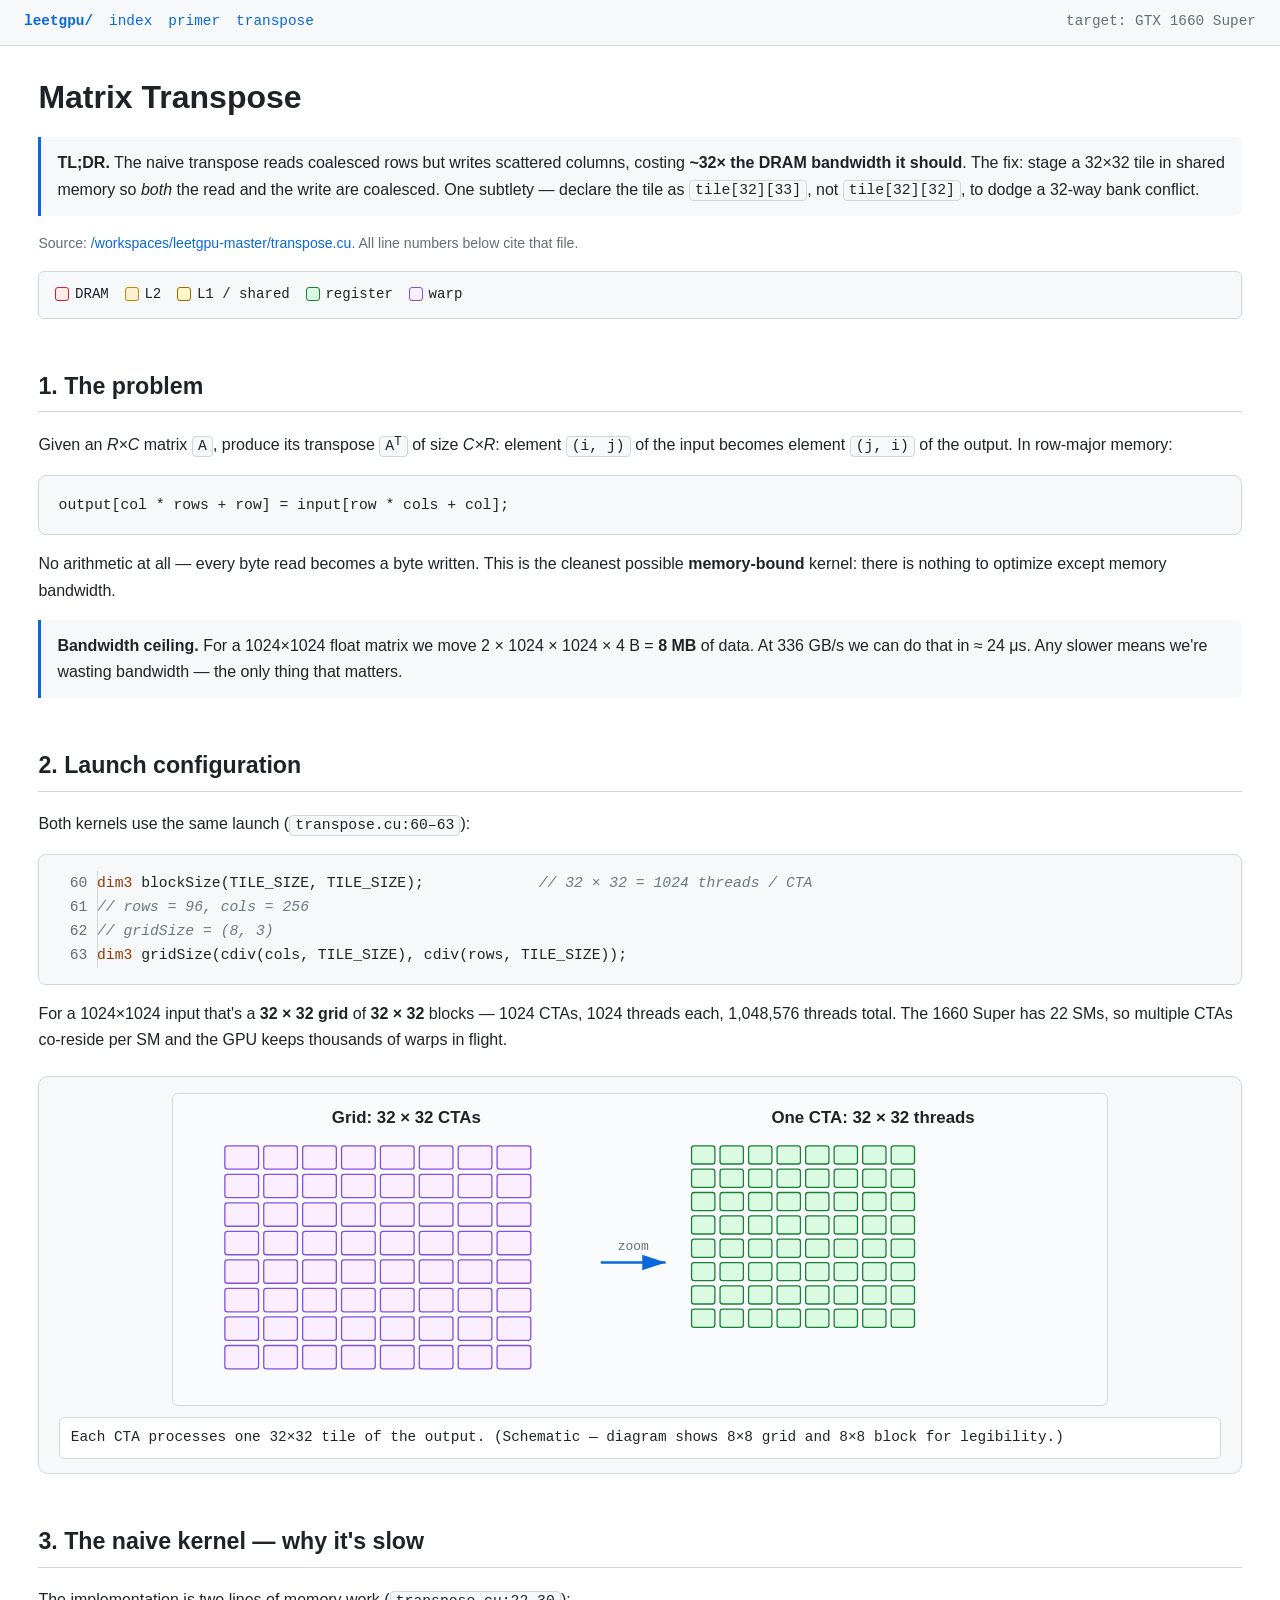
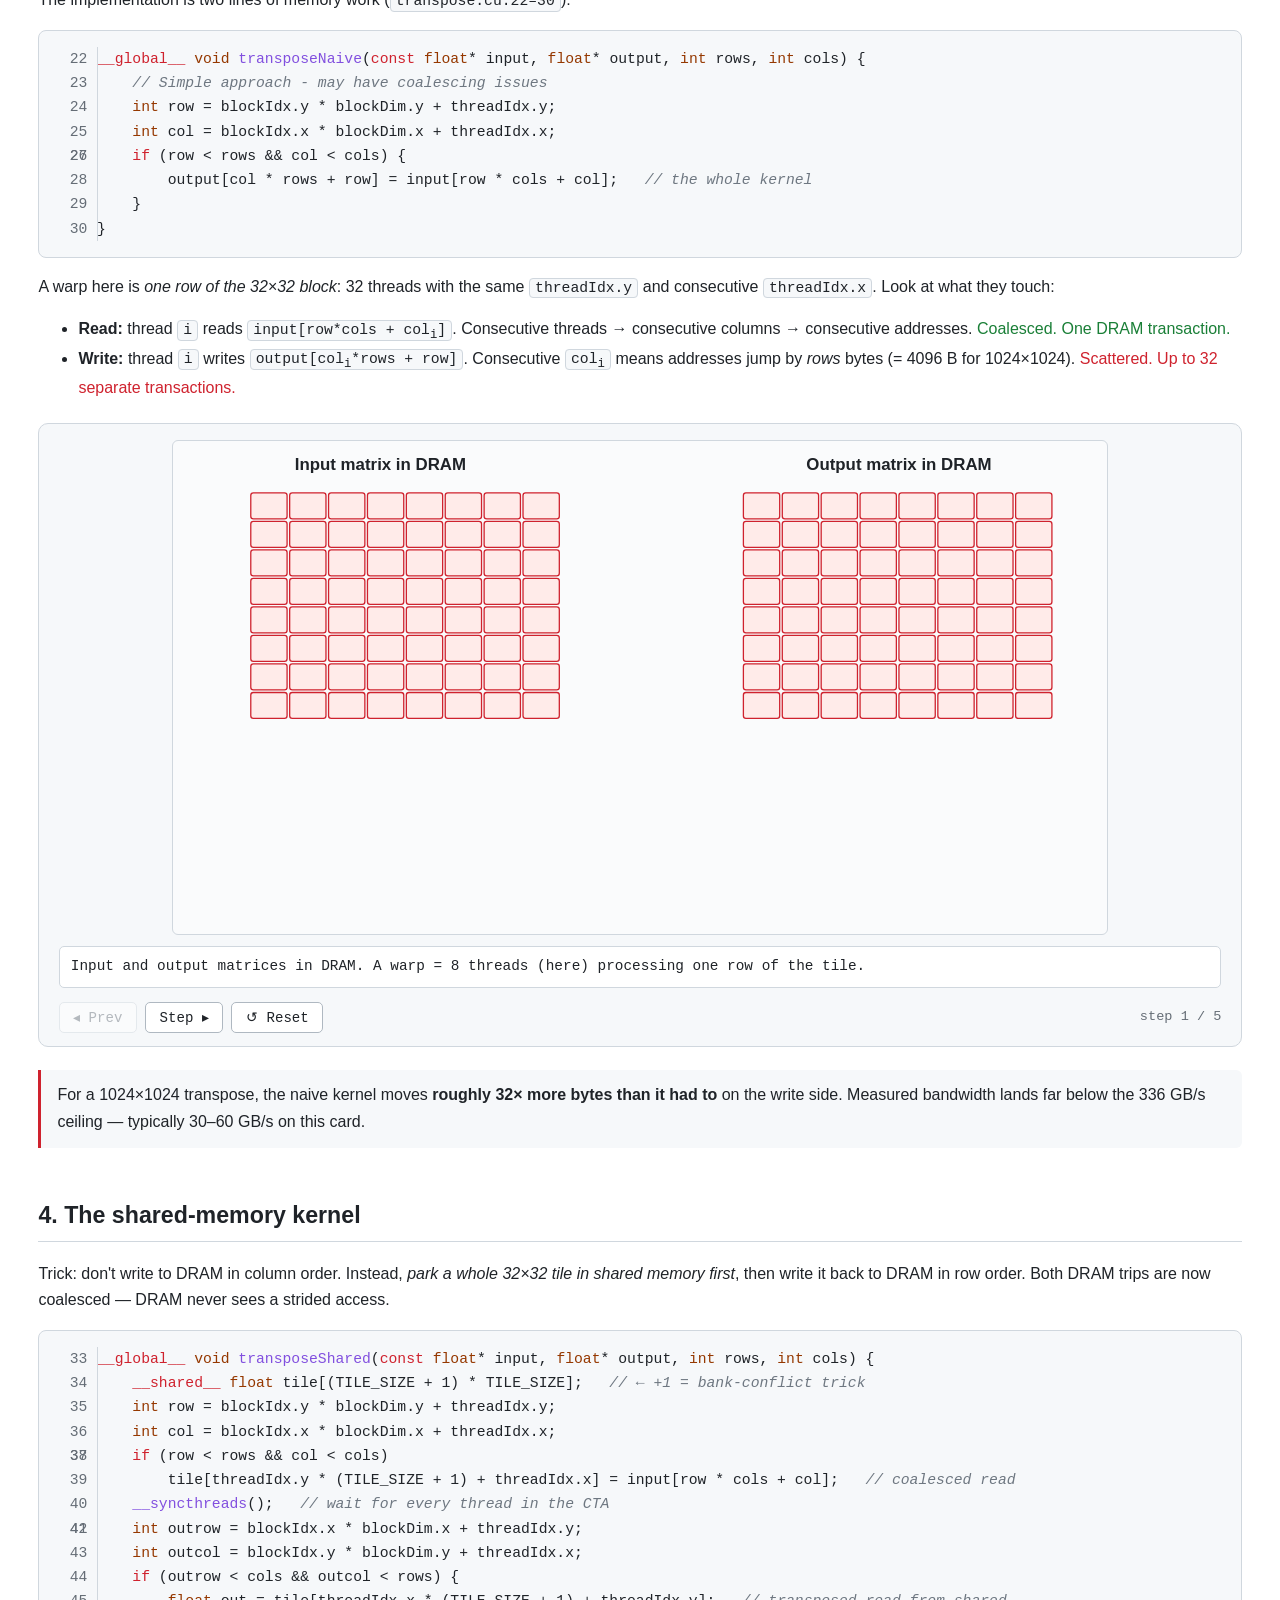
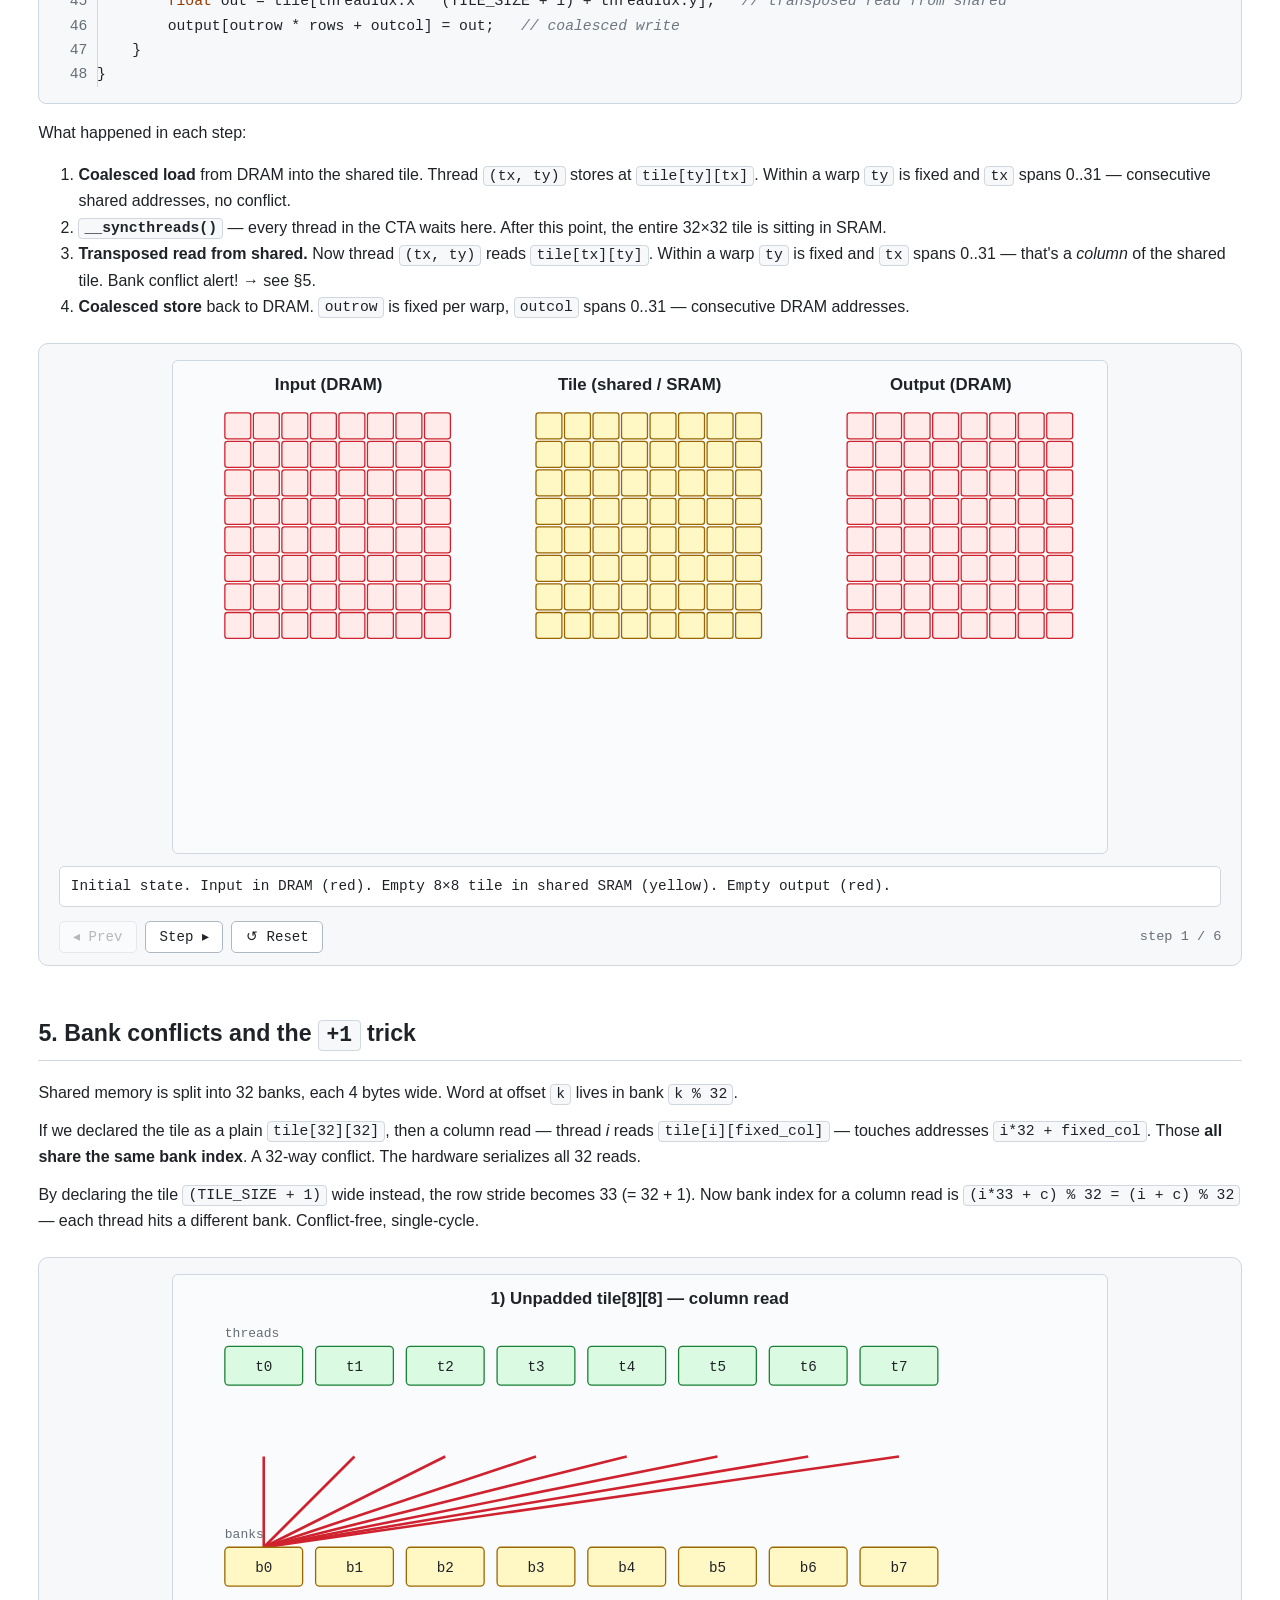
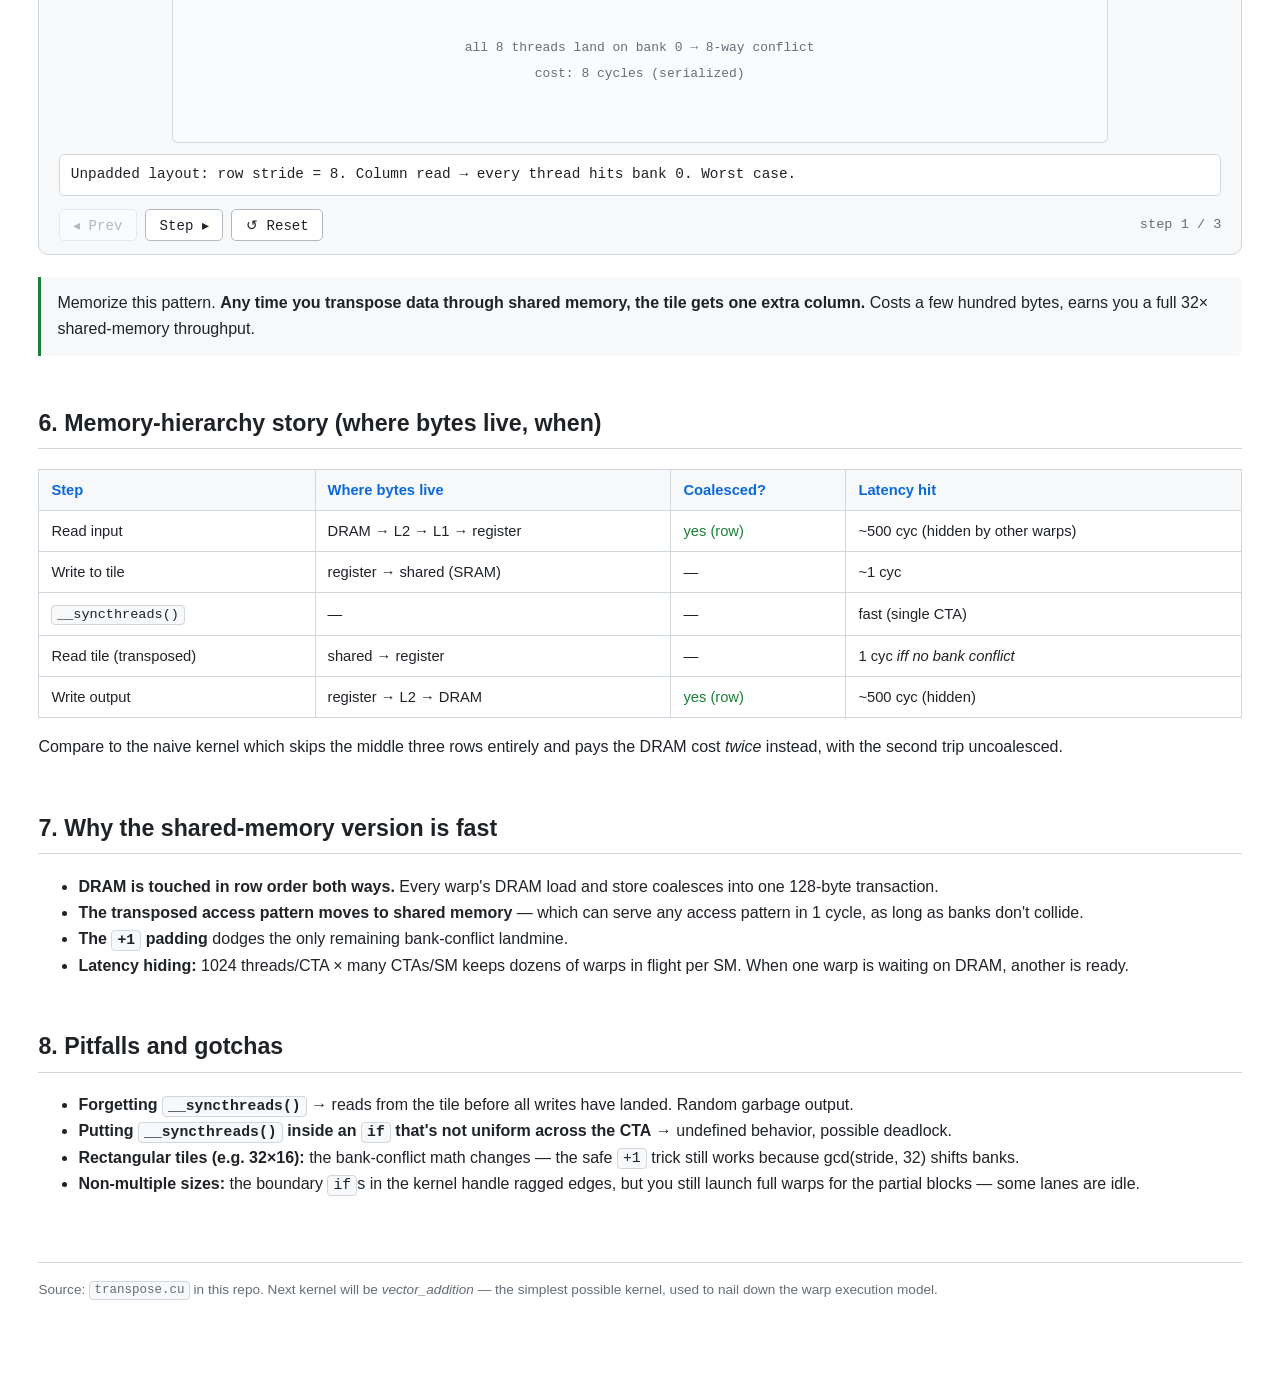
<file: docs/transpose.html>
<!DOCTYPE html>
<html lang="en">
<head>
<meta charset="UTF-8" />
<meta name="viewport" content="width=device-width, initial-scale=1" />
<title>Transpose — LeetGPU</title>
<link rel="stylesheet" href="styles.css" />
</head>
<body>

<nav class="topnav">
    <span class="brand">leetgpu/</span>
    <a href="index.html">index</a>
    <a href="primer.html">primer</a>
    <a href="transpose.html">transpose</a>
    <span class="spacer"></span>
    <span class="dim">target: GTX 1660 Super</span>
</nav>

<main>

<h1>Matrix Transpose</h1>

<div class="callout">
    <strong>TL;DR.</strong> The naive transpose reads coalesced rows but writes
    scattered columns, costing <strong>~32× the DRAM bandwidth it should</strong>.
    The fix: stage a 32×32 tile in shared memory so <em>both</em> the read and the
    write are coalesced. One subtlety — declare the tile as
    <code>tile[32][33]</code>, not <code>tile[32][32]</code>, to dodge a 32-way
    bank conflict.
</div>

<p class="small dim">
    Source: <a href="../transpose.cu">/workspaces/leetgpu-master/transpose.cu</a>.
    All line numbers below cite that file.
</p>

<div class="legend">
    <span><span class="swatch" style="background:#ffebe9;border-color:#cf222e"></span>DRAM</span>
    <span><span class="swatch" style="background:#fff1cf;border-color:#bf8700"></span>L2</span>
    <span><span class="swatch" style="background:#fff8c5;border-color:#9a6700"></span>L1 / shared</span>
    <span><span class="swatch" style="background:#dafbe1;border-color:#1a7f37"></span>register</span>
    <span><span class="swatch" style="background:#fbefff;border-color:#8250df"></span>warp</span>
</div>

<!-- ===================================================================== -->
<h2>1. The problem</h2>

<p>
    Given an <em>R×C</em> matrix <code>A</code>, produce its transpose <code>A<sup>T</sup></code>
    of size <em>C×R</em>: element <code>(i, j)</code> of the input becomes element
    <code>(j, i)</code> of the output. In row-major memory:
</p>

<pre><code>output[col * rows + row] = input[row * cols + col];</code></pre>

<p>
    No arithmetic at all — every byte read becomes a byte written.
    This is the cleanest possible <strong>memory-bound</strong> kernel: there is
    nothing to optimize except memory bandwidth.
</p>

<div class="callout">
    <strong>Bandwidth ceiling.</strong> For a 1024×1024 float matrix we move
    2 × 1024 × 1024 × 4 B = <strong>8 MB</strong> of data. At 336 GB/s we can do
    that in ≈ 24 μs. Any slower means we're wasting bandwidth — the only thing
    that matters.
</div>

<!-- ===================================================================== -->
<h2>2. Launch configuration</h2>

<p>
    Both kernels use the same launch (<code>transpose.cu:60–63</code>):
</p>

<div class="code-block">
<pre data-start-line="59" style="--start-line: 59;"><code><span class="line"><span class="ty">dim3</span> blockSize(TILE_SIZE, TILE_SIZE);             <span class="cmt">// 32 × 32 = 1024 threads / CTA</span></span><span class="line"><span class="cmt">// rows = 96, cols = 256</span></span><span class="line"><span class="cmt">// gridSize = (8, 3)</span></span><span class="line"><span class="ty">dim3</span> gridSize(cdiv(cols, TILE_SIZE), cdiv(rows, TILE_SIZE));</span></code></pre>
</div>

<p>
    For a 1024×1024 input that's a <strong>32 × 32 grid</strong> of <strong>32 × 32</strong>
    blocks — 1024 CTAs, 1024 threads each, 1,048,576 threads total. The 1660 Super
    has 22 SMs, so multiple CTAs co-reside per SM and the GPU keeps thousands of
    warps in flight.
</p>

<div class="figure">
    <svg viewBox="0 0 720 240" preserveAspectRatio="xMidYMid meet">
        <text x="180" y="22" text-anchor="middle" class="svg-title">Grid: 32 × 32 CTAs</text>
        <text x="540" y="22" text-anchor="middle" class="svg-title">One CTA: 32 × 32 threads</text>
        <g id="gridMini"></g>
        <g id="ctaExpand"></g>
        <path d="M 330 130 L 380 130" stroke="#0969da" stroke-width="2" fill="none" marker-end="url(#arr1)" />
        <defs>
            <marker id="arr1" markerWidth="10" markerHeight="10" refX="9" refY="3" orient="auto">
                <path d="M0,0 L0,6 L9,3 z" fill="#0969da"/>
            </marker>
        </defs>
        <text x="355" y="120" text-anchor="middle" class="svg-dim">zoom</text>
    </svg>
    <div class="caption">Each CTA processes one 32×32 tile of the output. (Schematic — diagram shows 8×8 grid and 8×8 block for legibility.)</div>
</div>

<!-- ===================================================================== -->
<h2>3. The naive kernel — why it's slow</h2>

<p>The implementation is two lines of memory work (<code>transpose.cu:22–30</code>):</p>

<div class="code-block">
<pre data-start-line="21" style="--start-line: 21;"><code><span class="line"><span class="kw">__global__</span> <span class="ty">void</span> <span class="fn">transposeNaive</span>(<span class="kw">const</span> <span class="ty">float</span>* input, <span class="ty">float</span>* output, <span class="ty">int</span> rows, <span class="ty">int</span> cols) {</span><span class="line">    <span class="cmt">// Simple approach - may have coalescing issues</span></span><span class="line">    <span class="ty">int</span> row = blockIdx.y * blockDim.y + threadIdx.y;</span><span class="line">    <span class="ty">int</span> col = blockIdx.x * blockDim.x + threadIdx.x;</span><span class="line"></span><span class="line">    <span class="kw">if</span> (row &lt; rows &amp;&amp; col &lt; cols) {</span><span class="line">        output[col * rows + row] = input[row * cols + col];   <span class="cmt">// the whole kernel</span></span><span class="line">    }</span><span class="line">}</span></code></pre>
</div>

<p>
    A warp here is <em>one row of the 32×32 block</em>: 32 threads with the
    same <code>threadIdx.y</code> and consecutive <code>threadIdx.x</code>.
    Look at what they touch:
</p>

<ul>
    <li><strong>Read:</strong> thread <code>i</code> reads <code>input[row*cols + col<sub>i</sub>]</code>.
        Consecutive threads → consecutive columns → consecutive addresses.
        <span style="color:var(--good);">Coalesced. One DRAM transaction.</span></li>
    <li><strong>Write:</strong> thread <code>i</code> writes <code>output[col<sub>i</sub>*rows + row]</code>.
        Consecutive <code>col<sub>i</sub></code> means addresses jump by <em>rows</em> bytes (= 4096 B for 1024×1024).
        <span style="color:var(--bad);">Scattered. Up to 32 separate transactions.</span></li>
</ul>

<div class="figure" id="fig-naive">
    <svg viewBox="0 0 720 380" preserveAspectRatio="xMidYMid meet">
        <text x="160" y="22" text-anchor="middle" class="svg-title">Input matrix in DRAM</text>
        <text x="560" y="22" text-anchor="middle" class="svg-title">Output matrix in DRAM</text>

        <g id="naiveIn"  transform="translate(60,40)"></g>
        <g id="naiveOut" transform="translate(440,40)"></g>

        <rect id="warpRow" x="58" y="38" width="244" height="32" rx="4"
              fill="none" stroke="#8250df" stroke-width="3" opacity="0"/>

        <g id="readArrow" opacity="0">
            <rect x="60" y="270" width="244" height="14" rx="4" fill="#cce5ff" stroke="#0969da" />
            <text x="182" y="305" text-anchor="middle" class="svg-lbl" fill="#1a7f37">1 read transaction — coalesced</text>
        </g>

        <g id="writeArrows" opacity="1"></g>
        <text id="writeLabel" x="560" y="335" text-anchor="middle" class="svg-lbl" fill="#cf222e" opacity="0">8 write transactions — scattered column</text>
    </svg>
    <div class="caption" id="cap-naive">One warp does one fat read and a fan of scattered writes.</div>
    <div class="controls">
        <button data-act="prev">◂ Prev</button>
        <button data-act="step">Step ▸</button>
        <button data-act="reset">↺ Reset</button>
        <span class="tick-label">step 1 / 5</span>
    </div>
</div>

<div class="callout bad">
    For a 1024×1024 transpose, the naive kernel moves <strong>roughly 32× more bytes
    than it had to</strong> on the write side. Measured bandwidth lands far below
    the 336 GB/s ceiling — typically 30–60 GB/s on this card.
</div>

<!-- ===================================================================== -->
<h2>4. The shared-memory kernel</h2>

<p>
    Trick: don't write to DRAM in column order. Instead, <em>park a whole 32×32
    tile in shared memory first</em>, then write it back to DRAM in row order.
    Both DRAM trips are now coalesced — DRAM never sees a strided access.
</p>

<div class="code-block">
<pre data-start-line="32" style="--start-line: 32;"><code><span class="line"><span class="kw">__global__</span> <span class="ty">void</span> <span class="fn">transposeShared</span>(<span class="kw">const</span> <span class="ty">float</span>* input, <span class="ty">float</span>* output, <span class="ty">int</span> rows, <span class="ty">int</span> cols) {</span><span class="line">    <span class="kw">__shared__</span> <span class="ty">float</span> tile[(TILE_SIZE + 1) * TILE_SIZE];   <span class="cmt">// ← +1 = bank-conflict trick</span></span><span class="line">    <span class="ty">int</span> row = blockIdx.y * blockDim.y + threadIdx.y;</span><span class="line">    <span class="ty">int</span> col = blockIdx.x * blockDim.x + threadIdx.x;</span><span class="line"></span><span class="line">    <span class="kw">if</span> (row &lt; rows &amp;&amp; col &lt; cols)</span><span class="line">        tile[threadIdx.y * (TILE_SIZE + 1) + threadIdx.x] = input[row * cols + col];   <span class="cmt">// coalesced read</span></span><span class="line">    <span class="fn">__syncthreads</span>();   <span class="cmt">// wait for every thread in the CTA</span></span><span class="line"></span><span class="line">    <span class="ty">int</span> outrow = blockIdx.x * blockDim.x + threadIdx.y;</span><span class="line">    <span class="ty">int</span> outcol = blockIdx.y * blockDim.y + threadIdx.x;</span><span class="line">    <span class="kw">if</span> (outrow &lt; cols &amp;&amp; outcol &lt; rows) {</span><span class="line">        <span class="ty">float</span> out = tile[threadIdx.x * (TILE_SIZE + 1) + threadIdx.y];   <span class="cmt">// transposed read from shared</span></span><span class="line">        output[outrow * rows + outcol] = out;   <span class="cmt">// coalesced write</span></span><span class="line">    }</span><span class="line">}</span></code></pre>
</div>

<p>What happened in each step:</p>

<ol>
    <li><strong>Coalesced load</strong> from DRAM into the shared tile.
        Thread <code>(tx, ty)</code> stores at <code>tile[ty][tx]</code>.
        Within a warp <code>ty</code> is fixed and <code>tx</code> spans 0..31 —
        consecutive shared addresses, no conflict.</li>
    <li><strong><code>__syncthreads()</code></strong> — every thread in the CTA waits here.
        After this point, the entire 32×32 tile is sitting in SRAM.</li>
    <li><strong>Transposed read from shared.</strong> Now thread <code>(tx, ty)</code>
        reads <code>tile[tx][ty]</code>. Within a warp <code>ty</code> is fixed and
        <code>tx</code> spans 0..31 — that's a <em>column</em> of the shared tile.
        Bank conflict alert! → see §5.</li>
    <li><strong>Coalesced store</strong> back to DRAM. <code>outrow</code> is fixed
        per warp, <code>outcol</code> spans 0..31 — consecutive DRAM addresses.</li>
</ol>

<div class="figure" id="fig-shared">
    <svg viewBox="0 0 720 380" preserveAspectRatio="xMidYMid meet">
        <text x="120" y="22" text-anchor="middle" class="svg-title">Input (DRAM)</text>
        <text x="360" y="22" text-anchor="middle" class="svg-title">Tile (shared / SRAM)</text>
        <text x="600" y="22" text-anchor="middle" class="svg-title">Output (DRAM)</text>

        <g id="sIn"   transform="translate(40,40)"></g>
        <g id="sTile" transform="translate(280,40)"></g>
        <g id="sOut"  transform="translate(520,40)"></g>

        <g id="sP1" opacity="0">
            <path d="M 200 130 Q 240 110 280 130" stroke="#1a7f37" stroke-width="3" fill="none" marker-end="url(#sArrG)"/>
            <text x="240" y="100" text-anchor="middle" class="svg-lbl" fill="#1a7f37">coalesced row read → shared row</text>
        </g>

        <g id="sSync" opacity="0">
            <rect x="280" y="40" width="200" height="200" rx="6" fill="none" stroke="#0969da" stroke-width="3" stroke-dasharray="6 4"/>
            <text x="380" y="262" text-anchor="middle" class="svg-lbl" fill="#0969da">__syncthreads() — barrier</text>
        </g>

        <g id="sP3" opacity="0">
            <path d="M 480 140 Q 510 120 520 140" stroke="#8250df" stroke-width="3" fill="none" marker-end="url(#sArrP)"/>
            <text x="500" y="105" text-anchor="middle" class="svg-lbl" fill="#8250df">transposed read from shared</text>
        </g>

        <g id="sP4" opacity="0">
            <rect x="520" y="270" width="200" height="14" rx="4" fill="#cce5ff" stroke="#0969da"/>
            <text x="620" y="305" text-anchor="middle" class="svg-lbl" fill="#1a7f37">coalesced write to DRAM</text>
        </g>

        <defs>
            <marker id="sArrG" markerWidth="10" markerHeight="10" refX="9" refY="3" orient="auto">
                <path d="M0,0 L0,6 L9,3 z" fill="#1a7f37"/>
            </marker>
            <marker id="sArrP" markerWidth="10" markerHeight="10" refX="9" refY="3" orient="auto">
                <path d="M0,0 L0,6 L9,3 z" fill="#8250df"/>
            </marker>
        </defs>
    </svg>
    <div class="caption" id="cap-shared">Both DRAM trips are coalesced. The "weird" access becomes a fast SRAM op instead.</div>
    <div class="controls">
        <button data-act="prev">◂ Prev</button>
        <button data-act="step">Step ▸</button>
        <button data-act="reset">↺ Reset</button>
        <span class="tick-label">step 1 / 6</span>
    </div>
</div>

<!-- ===================================================================== -->
<h2>5. Bank conflicts and the <code>+1</code> trick</h2>

<p>
    Shared memory is split into 32 banks, each 4 bytes wide. Word at offset
    <code>k</code> lives in bank <code>k % 32</code>.
</p>

<p>
    If we declared the tile as a plain <code>tile[32][32]</code>, then a column read
    — thread <em>i</em> reads <code>tile[i][fixed_col]</code> — touches addresses
    <code>i*32 + fixed_col</code>. Those <strong>all share the same bank index</strong>.
    A 32-way conflict. The hardware serializes all 32 reads.
</p>

<p>
    By declaring the tile <code>(TILE_SIZE + 1)</code> wide instead, the row stride
    becomes 33 (= 32 + 1). Now bank index for a column read is <code>(i*33 + c) % 32 = (i + c) % 32</code>
    — each thread hits a different bank. Conflict-free, single-cycle.
</p>

<div class="figure" id="fig-banks2">
    <svg viewBox="0 0 720 360" preserveAspectRatio="xMidYMid meet">
        <text x="360" y="22" text-anchor="middle" class="svg-title" id="bk2Title">Column read of an unpadded 8×8 tile</text>

        <text x="40" y="48" class="svg-dim">threads</text>
        <g id="bk2Threads" transform="translate(40,55)"></g>

        <g id="bk2Arrows" transform="translate(0,110)"></g>

        <text x="40" y="203" class="svg-dim">banks</text>
        <g id="bk2Banks" transform="translate(40,210)"></g>

        <text x="360" y="290" text-anchor="middle" class="svg-dim" id="bk2Caption">all 8 column reads land on bank 0 → 8-way serialization</text>
        <text x="360" y="310" text-anchor="middle" class="svg-dim" id="bk2Cycles">cost: 8 cycles</text>
    </svg>
    <div class="caption" id="cap-bk2">Step through the two layouts. Same kernel, one character difference, 8× slowdown.</div>
    <div class="controls">
        <button data-act="prev">◂ Prev</button>
        <button data-act="step">Step ▸</button>
        <button data-act="reset">↺ Reset</button>
        <span class="tick-label">step 1 / 3</span>
    </div>
</div>

<div class="callout good">
    Memorize this pattern. <strong>Any time you transpose data through shared
    memory, the tile gets one extra column.</strong> Costs a few hundred bytes,
    earns you a full 32× shared-memory throughput.
</div>

<!-- ===================================================================== -->
<h2>6. Memory-hierarchy story (where bytes live, when)</h2>

<table>
<tr><th>Step</th><th>Where bytes live</th><th>Coalesced?</th><th>Latency hit</th></tr>
<tr><td>Read input</td><td>DRAM → L2 → L1 → register</td><td><span style="color:var(--good);">yes (row)</span></td><td>~500 cyc (hidden by other warps)</td></tr>
<tr><td>Write to tile</td><td>register → shared (SRAM)</td><td>—</td><td>~1 cyc</td></tr>
<tr><td><code>__syncthreads()</code></td><td>—</td><td>—</td><td>fast (single CTA)</td></tr>
<tr><td>Read tile (transposed)</td><td>shared → register</td><td>—</td><td>1 cyc <em>iff no bank conflict</em></td></tr>
<tr><td>Write output</td><td>register → L2 → DRAM</td><td><span style="color:var(--good);">yes (row)</span></td><td>~500 cyc (hidden)</td></tr>
</table>

<p>
    Compare to the naive kernel which skips the middle three rows entirely and pays
    the DRAM cost <em>twice</em> instead, with the second trip uncoalesced.
</p>

<!-- ===================================================================== -->
<h2>7. Why the shared-memory version is fast</h2>

<ul>
    <li><strong>DRAM is touched in row order both ways.</strong> Every warp's DRAM
        load and store coalesces into one 128-byte transaction.</li>
    <li><strong>The transposed access pattern moves to shared memory</strong> —
        which can serve any access pattern in 1 cycle, as long as banks don't collide.</li>
    <li><strong>The <code>+1</code> padding</strong> dodges the only remaining
        bank-conflict landmine.</li>
    <li><strong>Latency hiding:</strong> 1024 threads/CTA × many CTAs/SM keeps
        dozens of warps in flight per SM. When one warp is waiting on DRAM,
        another is ready.</li>
</ul>

<!-- ===================================================================== -->
<h2>8. Pitfalls and gotchas</h2>

<ul>
    <li><strong>Forgetting <code>__syncthreads()</code></strong> →
        reads from the tile before all writes have landed. Random garbage output.</li>
    <li><strong>Putting <code>__syncthreads()</code> inside an <code>if</code>
        that's not uniform across the CTA</strong> → undefined behavior, possible
        deadlock.</li>
    <li><strong>Rectangular tiles (e.g. 32×16):</strong> the bank-conflict math changes —
        the safe <code>+1</code> trick still works because gcd(stride, 32) shifts banks.</li>
    <li><strong>Non-multiple sizes:</strong> the boundary <code>if</code>s in the
        kernel handle ragged edges, but you still launch full warps for the
        partial blocks — some lanes are idle.</li>
</ul>

<footer>
    Source: <code>transpose.cu</code> in this repo. Next kernel will be
    <em>vector_addition</em> — the simplest possible kernel, used to nail down
    the warp execution model.
</footer>

</main>

<!-- ===================================================================== -->
<!-- Step-by-step figure controller — same as primer.html                    -->
<!-- ===================================================================== -->
<script>
class StepFig {
    constructor(figEl, ticks) {
        this.fig = figEl; this.ticks = ticks; this.idx = 0;
        this.cap = figEl.querySelector('.caption');
        this.tickLabel = figEl.querySelector('.tick-label');
        this.btnPrev  = figEl.querySelector('[data-act=prev]');
        this.btnStep  = figEl.querySelector('[data-act=step]');
        this.btnReset = figEl.querySelector('[data-act=reset]');
        if (this.btnPrev)  this.btnPrev.addEventListener('click', () => this.prev());
        if (this.btnStep)  this.btnStep.addEventListener('click', () => this.step());
        if (this.btnReset) this.btnReset.addEventListener('click', () => this.reset());
        this.render();
    }
    render() {
        this.ticks[this.idx].apply();
        if (this.cap) this.cap.textContent = this.ticks[this.idx].caption;
        if (this.tickLabel) this.tickLabel.textContent = `step ${this.idx + 1} / ${this.ticks.length}`;
        if (this.btnPrev) this.btnPrev.disabled = (this.idx === 0);
        if (this.btnStep) this.btnStep.disabled = (this.idx === this.ticks.length - 1);
    }
    step()  { if (this.idx < this.ticks.length - 1) { this.idx++; this.render(); } }
    prev()  { if (this.idx > 0) { this.idx--; this.render(); } }
    reset() { this.idx = 0; this.render(); }
}

const NS = 'http://www.w3.org/2000/svg';
function mk(tag, attrs = {}, parent = null) {
    const el = document.createElementNS(NS, tag);
    for (const k in attrs) el.setAttribute(k, attrs[k]);
    if (parent) parent.appendChild(el);
    return el;
}

// ---------- launch-config schematic (static) ----------
(function () {
    const mini = document.getElementById('gridMini');
    if (mini) {
        for (let r = 0; r < 8; r++) for (let c = 0; c < 8; c++)
            mk('rect', { x: 40 + c * 30, y: 40 + r * 22, width: 26, height: 18, rx: 2,
                fill: '#fbefff', stroke: '#8250df' }, mini);
    }
    const expand = document.getElementById('ctaExpand');
    if (expand) {
        for (let r = 0; r < 8; r++) for (let c = 0; c < 8; c++)
            mk('rect', { x: 400 + c * 22, y: 40 + r * 18, width: 18, height: 14, rx: 2,
                fill: '#dafbe1', stroke: '#1a7f37' }, expand);
    }
})();

// ===================================================================
// Figure A: naive transpose memory pattern
// ===================================================================
(function () {
    const fig = document.getElementById('fig-naive');
    const N = 8;
    const cw = 30, ch = 22;
    const inG  = fig.querySelector('#naiveIn');
    const outG = fig.querySelector('#naiveOut');
    const warpRow = fig.querySelector('#warpRow');
    const readArrow = fig.querySelector('#readArrow');
    const writeArrows = fig.querySelector('#writeArrows');
    const writeLabel = fig.querySelector('#writeLabel');

    const inCells = [], outCells = [];
    for (let r = 0; r < N; r++) for (let c = 0; c < N; c++) {
        inCells.push(mk('rect', { x: c*cw, y: r*ch, width: cw-2, height: ch-2, rx: 2,
            fill: '#ffebe9', stroke: '#cf222e' }, inG));
        outCells.push(mk('rect', { x: c*cw, y: r*ch, width: cw-2, height: ch-2, rx: 2,
            fill: '#ffebe9', stroke: '#cf222e' }, outG));
    }

    // 8 write arrows fanning out: each thread writes to row r=i col 0 of output
    const writeArrEls = [];
    for (let i = 0; i < N; i++) {
        const fromX = 60 + i * cw + cw/2;
        const fromY = 60;
        const toX   = 440 + 0 * cw + cw/2;
        const toY   = 40 + i * ch + ch/2;
        const path = `M ${fromX} ${fromY} C ${fromX} ${fromY + 80}, ${toX} ${toY - 80}, ${toX} ${toY}`;
        writeArrEls.push(mk('path', { d: path, stroke: '#cf222e', 'stroke-width': 1.5,
            fill: 'none', opacity: 0 }, writeArrows));
    }

    function setState(s) {
        warpRow.setAttribute('opacity', s.warpRow);
        readArrow.setAttribute('opacity', s.readArrow);
        writeArrEls.forEach(a => a.setAttribute('opacity', s.writeArrows));
        writeLabel.setAttribute('opacity', s.writeLabel);
        // input row 0 highlight
        for (let c = 0; c < N; c++) inCells[c].setAttribute('fill', s.inHi);
        // output column 0 highlight
        for (let r = 0; r < N; r++) outCells[r * N + 0].setAttribute('fill', s.outHi);
    }
    const DEFRED = '#ffebe9';
    const ticks = [
        { caption: 'Input and output matrices in DRAM. A warp = 8 threads (here) processing one row of the tile.',
          apply: () => setState({ warpRow:0, readArrow:0, writeArrows:0, writeLabel:0, inHi:DEFRED, outHi:DEFRED }) },
        { caption: 'Warp highlighted on row 0 of the input. 8 threads will read 8 consecutive cells.',
          apply: () => setState({ warpRow:1, readArrow:0, writeArrows:0, writeLabel:0, inHi:'#b6e3c4', outHi:DEFRED }) },
        { caption: 'Reads merge into ONE coalesced DRAM transaction. So far, so good.',
          apply: () => setState({ warpRow:1, readArrow:1, writeArrows:0, writeLabel:0, inHi:'#7fd296', outHi:DEFRED }) },
        { caption: 'Now the writes. Each thread writes to a different ROW of the output — spread across DRAM.',
          apply: () => setState({ warpRow:1, readArrow:1, writeArrows:0.85, writeLabel:0, inHi:'#7fd296', outHi:'#ffcec4' }) },
        { caption: 'These 8 writes cannot coalesce. Up to 8 separate DRAM transactions for the SAME payload.',
          apply: () => setState({ warpRow:1, readArrow:1, writeArrows:1, writeLabel:1, inHi:'#7fd296', outHi:'#ff8a80' }) },
    ];
    new StepFig(fig, ticks);
})();

// ===================================================================
// Figure B: shared-memory transpose flow
// ===================================================================
(function () {
    const fig = document.getElementById('fig-shared');
    const N = 8;
    const cw = 22, ch = 22;
    const inG = fig.querySelector('#sIn');
    const tG  = fig.querySelector('#sTile');
    const oG  = fig.querySelector('#sOut');
    const inCells = [], tCells = [], oCells = [];
    for (let r = 0; r < N; r++) for (let c = 0; c < N; c++) {
        inCells.push(mk('rect', { x: c*cw, y: r*ch, width: cw-2, height: ch-2, rx: 2,
            fill: '#ffebe9', stroke: '#cf222e' }, inG));
        tCells.push(mk('rect',  { x: c*cw, y: r*ch, width: cw-2, height: ch-2, rx: 2,
            fill: '#fff8c5', stroke: '#9a6700' }, tG));
        oCells.push(mk('rect',  { x: c*cw, y: r*ch, width: cw-2, height: ch-2, rx: 2,
            fill: '#ffebe9', stroke: '#cf222e' }, oG));
    }
    const sP1 = fig.querySelector('#sP1');
    const sSync = fig.querySelector('#sSync');
    const sP3 = fig.querySelector('#sP3');
    const sP4 = fig.querySelector('#sP4');

    function paint(cells, fn) {
        // fn(r,c) returns fill string or null (= default)
        for (let r = 0; r < N; r++) for (let c = 0; c < N; c++) {
            const f = fn(r, c);
            const def = cells === tCells ? '#fff8c5' : '#ffebe9';
            cells[r*N + c].setAttribute('fill', f || def);
        }
    }
    function setState(s) {
        sP1.setAttribute('opacity', s.p1);
        sSync.setAttribute('opacity', s.sync);
        sP3.setAttribute('opacity', s.p3);
        sP4.setAttribute('opacity', s.p4);
        paint(inCells, s.fIn);
        paint(tCells,  s.fT);
        paint(oCells,  s.fO);
    }
    const def    = (r,c) => null;
    const inRow0 = (r,c) => r === 0 ? '#7fd296' : null;
    const allInGreenSoft = (r,c) => '#b6e3c4';
    const tRow0   = (r,c) => r === 0 ? '#7fd296' : null;
    const tAll    = (r,c) => '#e6d76e';
    const tCol0   = (r,c) => c === 0 ? '#c8a2ff' : '#e6d76e';
    const oRow0   = (r,c) => r === 0 ? '#c8a2ff' : null;
    const oRow0Green = (r,c) => r === 0 ? '#7fd296' : null;

    const ticks = [
        { caption: 'Initial state. Input in DRAM (red). Empty 8×8 tile in shared SRAM (yellow). Empty output (red).',
          apply: () => setState({ p1:0, sync:0, p3:0, p4:0, fIn:def, fT:def, fO:def }) },
        { caption: 'Phase 1 — each warp reads a row of input (coalesced) into the SAME row of the tile.',
          apply: () => setState({ p1:1, sync:0, p3:0, p4:0, fIn:inRow0, fT:tRow0, fO:def }) },
        { caption: 'After all 8 warps run, the entire input tile is staged in shared memory.',
          apply: () => setState({ p1:0, sync:0, p3:0, p4:0, fIn:allInGreenSoft, fT:tAll, fO:def }) },
        { caption: '__syncthreads() — every thread waits until the tile is fully populated.',
          apply: () => setState({ p1:0, sync:1, p3:0, p4:0, fIn:allInGreenSoft, fT:tAll, fO:def }) },
        { caption: 'Phase 3 — each warp reads a COLUMN of the tile (from fast shared memory). The "+1" padding keeps this conflict-free.',
          apply: () => setState({ p1:0, sync:0, p3:1, p4:0, fIn:allInGreenSoft, fT:tCol0, fO:oRow0 }) },
        { caption: 'Phase 4 — that column gets written as a ROW to DRAM. Coalesced again. Both DRAM trips are clean.',
          apply: () => setState({ p1:0, sync:0, p3:1, p4:1, fIn:allInGreenSoft, fT:tCol0, fO:oRow0Green }) },
    ];
    new StepFig(fig, ticks);
})();

// ===================================================================
// Figure C: bank conflict (with/without padding)
// ===================================================================
(function () {
    const fig = document.getElementById('fig-banks2');
    const N = 8;
    const threadsG = fig.querySelector('#bk2Threads');
    const banksG   = fig.querySelector('#bk2Banks');
    const arrowsG  = fig.querySelector('#bk2Arrows');
    const title    = fig.querySelector('#bk2Title');
    const cap      = fig.querySelector('#bk2Caption');
    const cycles   = fig.querySelector('#bk2Cycles');

    for (let i = 0; i < N; i++) {
        mk('rect', { x: i*70, y: 0, width: 60, height: 30, rx: 3,
            fill: '#dafbe1', stroke: '#1a7f37' }, threadsG);
        mk('text', { x: i*70 + 30, y: 19, 'text-anchor': 'middle', class: 'svg-lbl' }, threadsG)
            .textContent = 't' + i;
        mk('rect', { x: i*70, y: 0, width: 60, height: 30, rx: 3,
            fill: '#fff8c5', stroke: '#9a6700' }, banksG);
        mk('text', { x: i*70 + 30, y: 19, 'text-anchor': 'middle', class: 'svg-lbl' }, banksG)
            .textContent = 'b' + i;
    }
    const arrows = [];
    for (let i = 0; i < N; i++)
        arrows.push(mk('line', { stroke: '#1a7f37', 'stroke-width': 2 }, arrowsG));

    function setArrows(targets, color) {
        arrows.forEach((a, i) => {
            const x1 = 40 + i * 70 + 30;
            const x2 = 40 + targets[i] * 70 + 30;
            a.setAttribute('x1', x1); a.setAttribute('y1', 30);
            a.setAttribute('x2', x2); a.setAttribute('y2', 100);
            a.setAttribute('stroke', color);
        });
    }
    const ident   = [0,1,2,3,4,5,6,7];
    const allZero = [0,0,0,0,0,0,0,0];

    const ticks = [
        { caption: 'Unpadded layout: row stride = 8. Column read → every thread hits bank 0. Worst case.',
          apply: () => { title.textContent = '1) Unpadded tile[8][8] — column read';
                         setArrows(allZero, '#cf222e');
                         cap.textContent  = 'all 8 threads land on bank 0 → 8-way conflict';
                         cycles.textContent = 'cost: 8 cycles (serialized)'; } },
        { caption: 'Switch to tile[8][9]. Row stride = 9. Column read banks = (i·9 + 0) % 8 = i. All distinct.',
          apply: () => { title.textContent = '2) Padded tile[8][9] — same column read';
                         setArrows(ident, '#1a7f37');
                         cap.textContent  = 'banks 0–7 all hit once → conflict-free';
                         cycles.textContent = 'cost: 1 cycle'; } },
        { caption: 'For the real 32-wide warps the math is identical: stride 33 instead of 32 → row bank-shift of 1.',
          apply: () => { title.textContent = 'Same trick at warp scale: stride 33 vs 32';
                         setArrows(ident, '#1a7f37');
                         cap.textContent  = '32 banks, stride 33 → every column read hits 32 distinct banks';
                         cycles.textContent = 'cost: 1 cycle (vs 32 unpadded)'; } },
    ];
    new StepFig(fig, ticks);
})();
</script>
</body>
</html>
</file>
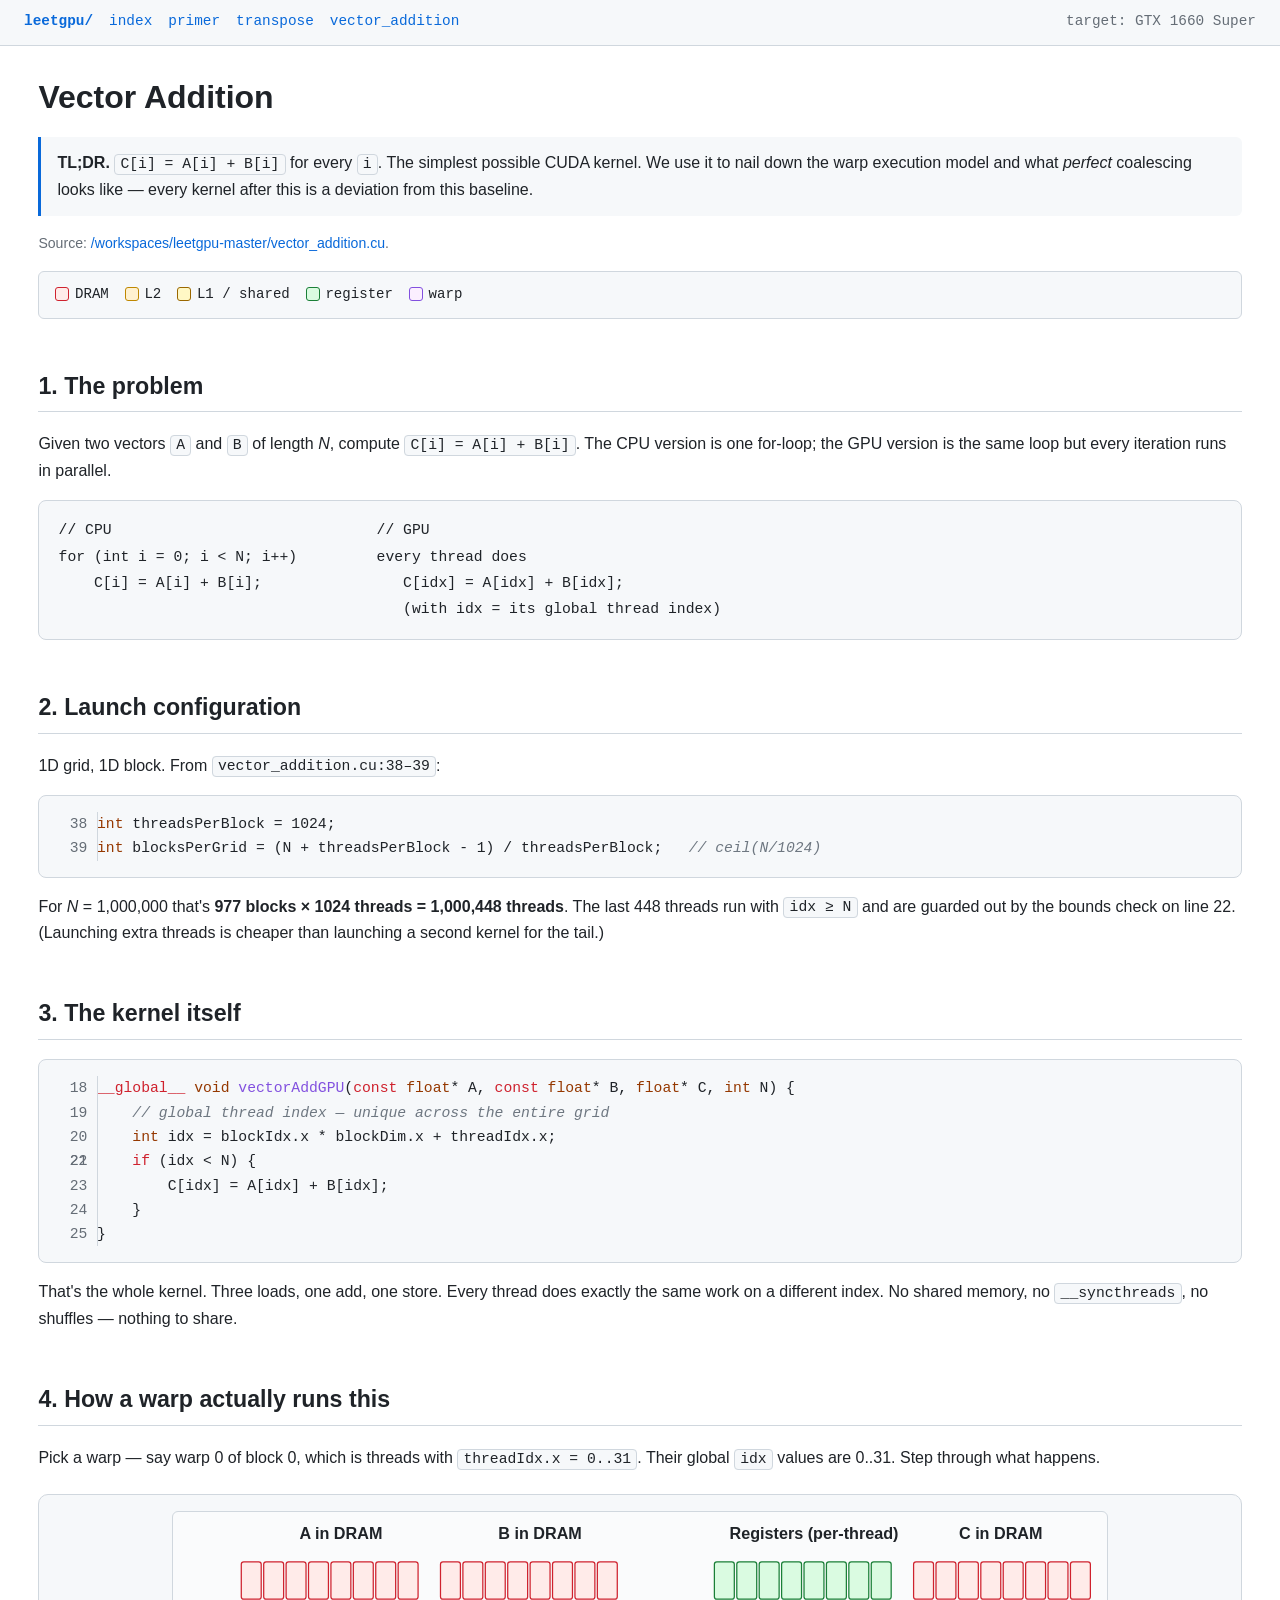
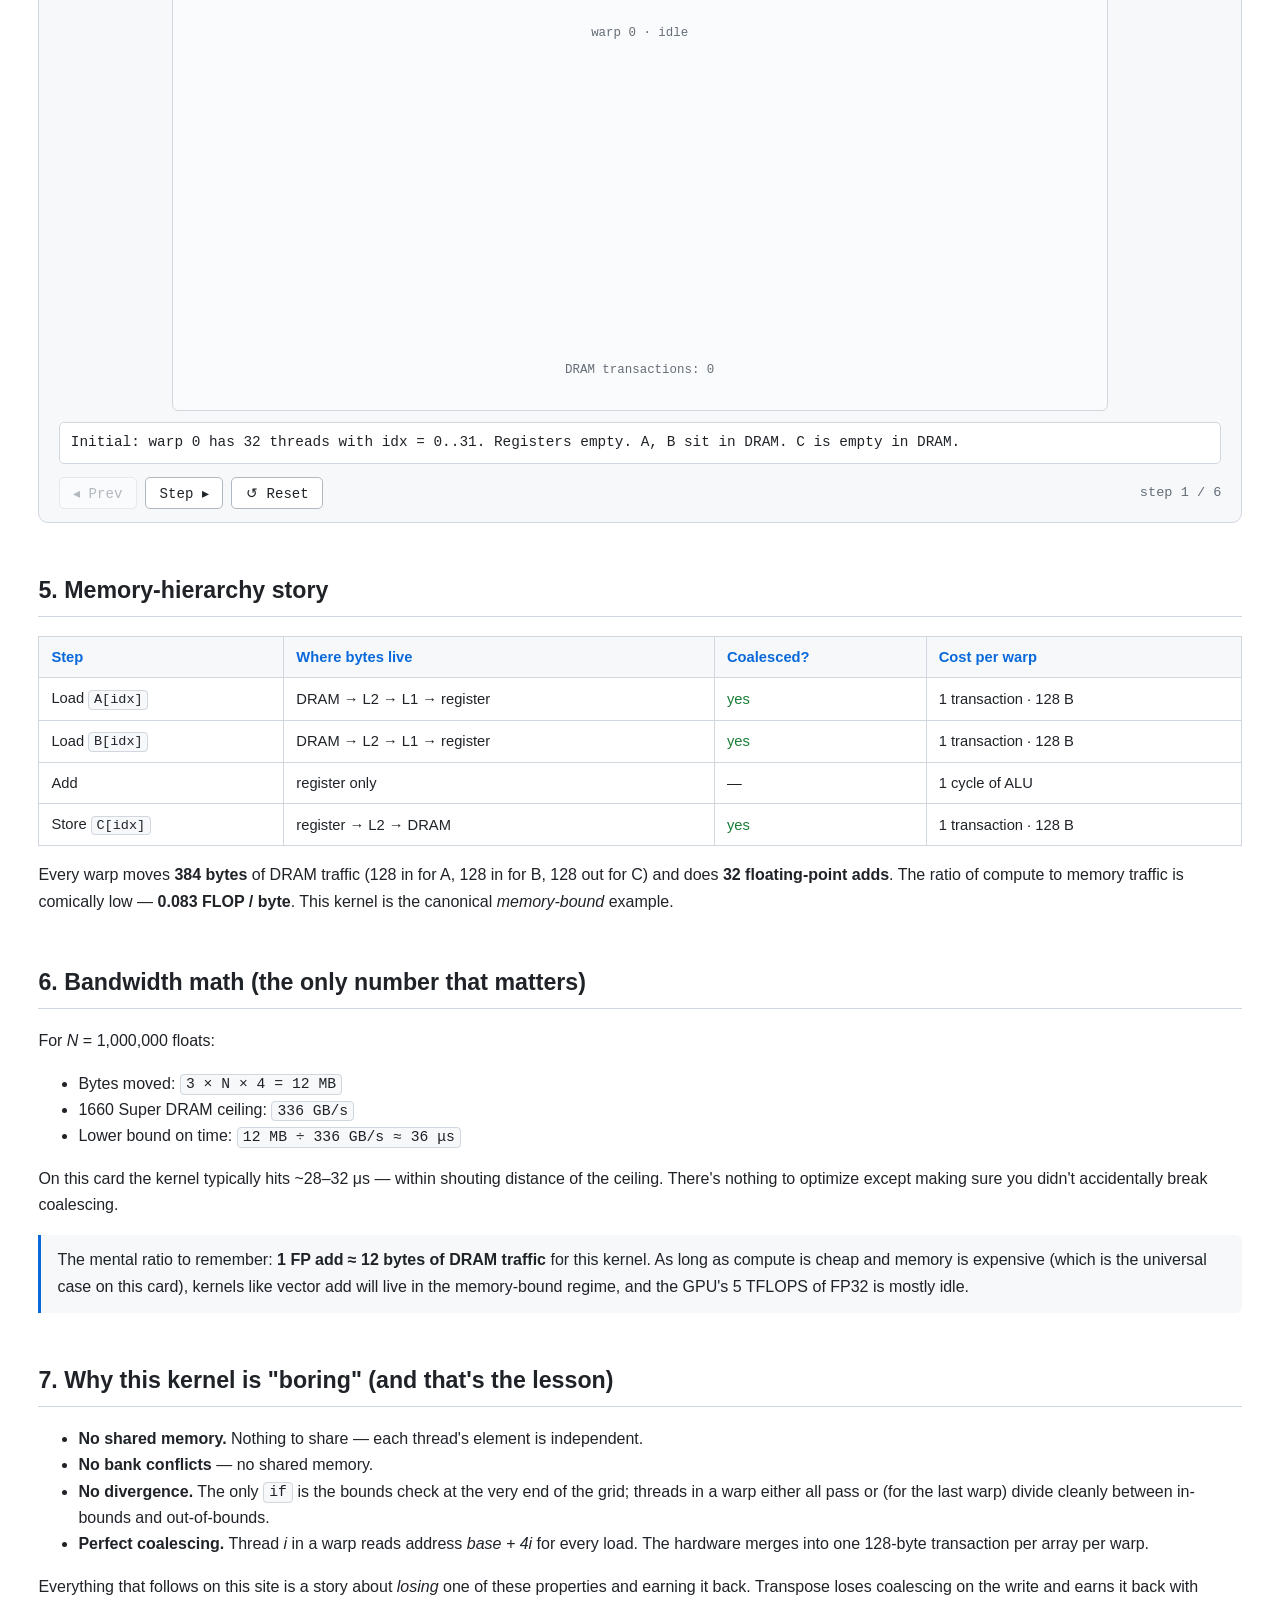
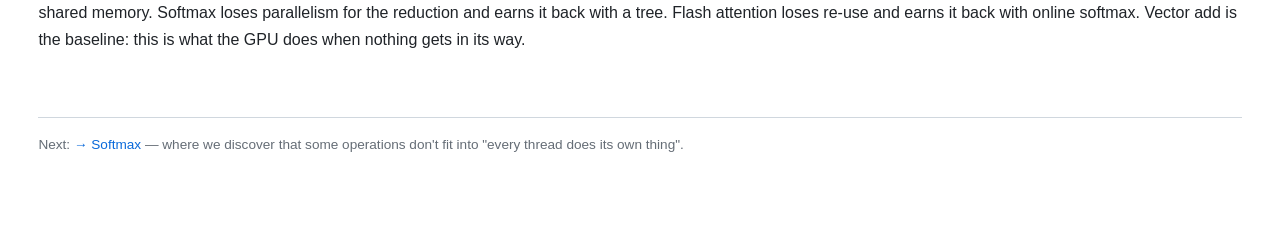
<file: docs/vector_addition.html>
<!DOCTYPE html>
<html lang="en">
<head>
<meta charset="UTF-8" />
<meta name="viewport" content="width=device-width, initial-scale=1" />
<title>Vector Addition — LeetGPU</title>
<link rel="stylesheet" href="styles.css" />
</head>
<body>

<nav class="topnav">
    <span class="brand">leetgpu/</span>
    <a href="index.html">index</a>
    <a href="primer.html">primer</a>
    <a href="transpose.html">transpose</a>
    <a href="vector_addition.html">vector_addition</a>
    <span class="spacer"></span>
    <span class="dim">target: GTX 1660 Super</span>
</nav>

<main>

<h1>Vector Addition</h1>

<div class="callout">
    <strong>TL;DR.</strong> <code>C[i] = A[i] + B[i]</code> for every <code>i</code>.
    The simplest possible CUDA kernel. We use it to nail down the warp execution
    model and what <em>perfect</em> coalescing looks like — every kernel after this
    is a deviation from this baseline.
</div>

<p class="small dim">
    Source: <a href="../vector_addition.cu">/workspaces/leetgpu-master/vector_addition.cu</a>.
</p>

<div class="legend">
    <span><span class="swatch" style="background:#ffebe9;border-color:#cf222e"></span>DRAM</span>
    <span><span class="swatch" style="background:#fff1cf;border-color:#bf8700"></span>L2</span>
    <span><span class="swatch" style="background:#fff8c5;border-color:#9a6700"></span>L1 / shared</span>
    <span><span class="swatch" style="background:#dafbe1;border-color:#1a7f37"></span>register</span>
    <span><span class="swatch" style="background:#fbefff;border-color:#8250df"></span>warp</span>
</div>

<!-- ===================================================================== -->
<h2>1. The problem</h2>

<p>
    Given two vectors <code>A</code> and <code>B</code> of length <em>N</em>,
    compute <code>C[i] = A[i] + B[i]</code>. The CPU version is one for-loop;
    the GPU version is the same loop but every iteration runs in parallel.
</p>

<pre><code>// CPU                              // GPU
for (int i = 0; i &lt; N; i++)         every thread does
    C[i] = A[i] + B[i];                C[idx] = A[idx] + B[idx];
                                       (with idx = its global thread index)</code></pre>

<!-- ===================================================================== -->
<h2>2. Launch configuration</h2>

<p>1D grid, 1D block. From <code>vector_addition.cu:38–39</code>:</p>

<div class="code-block">
<pre data-start-line="37" style="--start-line: 37;"><code><span class="line"><span class="ty">int</span> threadsPerBlock = 1024;</span><span class="line"><span class="ty">int</span> blocksPerGrid = (N + threadsPerBlock - 1) / threadsPerBlock;   <span class="cmt">// ceil(N/1024)</span></span></code></pre>
</div>

<p>
    For <em>N</em> = 1,000,000 that's <strong>977 blocks × 1024 threads = 1,000,448 threads</strong>.
    The last 448 threads run with <code>idx ≥ N</code> and are guarded out by the
    bounds check on line 22. (Launching extra threads is cheaper than launching a
    second kernel for the tail.)
</p>

<!-- ===================================================================== -->
<h2>3. The kernel itself</h2>

<div class="code-block">
<pre data-start-line="17" style="--start-line: 17;"><code><span class="line"><span class="kw">__global__</span> <span class="ty">void</span> <span class="fn">vectorAddGPU</span>(<span class="kw">const</span> <span class="ty">float</span>* A, <span class="kw">const</span> <span class="ty">float</span>* B, <span class="ty">float</span>* C, <span class="ty">int</span> N) {</span><span class="line">    <span class="cmt">// global thread index — unique across the entire grid</span></span><span class="line">    <span class="ty">int</span> idx = blockIdx.x * blockDim.x + threadIdx.x;</span><span class="line"></span><span class="line">    <span class="kw">if</span> (idx &lt; N) {</span><span class="line">        C[idx] = A[idx] + B[idx];</span><span class="line">    }</span><span class="line">}</span></code></pre>
</div>

<p>
    That's the whole kernel. Three loads, one add, one store. Every thread does
    exactly the same work on a different index. No shared memory, no
    <code>__syncthreads</code>, no shuffles — nothing to share.
</p>

<!-- ===================================================================== -->
<h2>4. How a warp actually runs this</h2>

<p>
    Pick a warp — say warp 0 of block 0, which is threads with
    <code>threadIdx.x = 0..31</code>. Their global <code>idx</code> values are 0..31.
    Step through what happens.
</p>

<div class="figure" id="fig-vec">
    <svg viewBox="0 0 720 400" preserveAspectRatio="xMidYMid meet">
        <text x="120" y="22" text-anchor="middle" class="svg-title">A in DRAM</text>
        <text x="280" y="22" text-anchor="middle" class="svg-title">B in DRAM</text>
        <text x="500" y="22" text-anchor="middle" class="svg-title">Registers (per-thread)</text>
        <text x="650" y="22" text-anchor="middle" class="svg-title">C in DRAM</text>

        <g id="vA" transform="translate(40,40)"></g>
        <g id="vB" transform="translate(200,40)"></g>
        <g id="vR" transform="translate(420,40)"></g>
        <g id="vC" transform="translate(580,40)"></g>

        <!-- "warp" pill -->
        <rect id="vWarpBox" x="35" y="38" width="660" height="36" rx="6"
              fill="none" stroke="#8250df" stroke-width="2" opacity="0"/>
        <text x="360" y="100" text-anchor="middle" class="svg-dim" id="vInstr">warp 0 · 32 threads · idle</text>

        <!-- fat arrows -->
        <g id="vLoadA" opacity="0">
            <rect x="80"  y="280" width="80"  height="14" rx="3" fill="#cce5ff" stroke="#0969da"/>
            <text x="120" y="310" text-anchor="middle" class="svg-lbl" fill="#0969da">load A · 1 trans</text>
        </g>
        <g id="vLoadB" opacity="0">
            <rect x="240" y="280" width="80"  height="14" rx="3" fill="#cce5ff" stroke="#0969da"/>
            <text x="280" y="310" text-anchor="middle" class="svg-lbl" fill="#0969da">load B · 1 trans</text>
        </g>
        <g id="vAdd" opacity="0">
            <rect x="420" y="280" width="160" height="14" rx="3" fill="#dafbe1" stroke="#1a7f37"/>
            <text x="500" y="310" text-anchor="middle" class="svg-lbl" fill="#1a7f37">add · register-only</text>
        </g>
        <g id="vStoreC" opacity="0">
            <rect x="600" y="280" width="80"  height="14" rx="3" fill="#cce5ff" stroke="#0969da"/>
            <text x="640" y="310" text-anchor="middle" class="svg-lbl" fill="#0969da">store C · 1 trans</text>
        </g>

        <text x="360" y="370" text-anchor="middle" class="svg-dim" id="vTally">total DRAM transactions for this warp: 0</text>
    </svg>
    <div class="caption" id="vCap">One warp of 32 threads runs the kernel in lockstep.</div>
    <div class="controls">
        <button data-act="prev">◂ Prev</button>
        <button data-act="step">Step ▸</button>
        <button data-act="reset">↺ Reset</button>
        <span class="tick-label">step 1 / 6</span>
    </div>
</div>

<!-- ===================================================================== -->
<h2>5. Memory-hierarchy story</h2>

<table>
<tr><th>Step</th><th>Where bytes live</th><th>Coalesced?</th><th>Cost per warp</th></tr>
<tr><td>Load <code>A[idx]</code></td><td>DRAM → L2 → L1 → register</td><td><span style="color:var(--good);">yes</span></td><td>1 transaction · 128 B</td></tr>
<tr><td>Load <code>B[idx]</code></td><td>DRAM → L2 → L1 → register</td><td><span style="color:var(--good);">yes</span></td><td>1 transaction · 128 B</td></tr>
<tr><td>Add</td><td>register only</td><td>—</td><td>1 cycle of ALU</td></tr>
<tr><td>Store <code>C[idx]</code></td><td>register → L2 → DRAM</td><td><span style="color:var(--good);">yes</span></td><td>1 transaction · 128 B</td></tr>
</table>

<p>
    Every warp moves <strong>384 bytes</strong> of DRAM traffic (128 in for A,
    128 in for B, 128 out for C) and does <strong>32 floating-point adds</strong>.
    The ratio of compute to memory traffic is comically low —
    <strong>0.083 FLOP / byte</strong>. This kernel is the canonical
    <em>memory-bound</em> example.
</p>

<!-- ===================================================================== -->
<h2>6. Bandwidth math (the only number that matters)</h2>

<p>
    For <em>N</em> = 1,000,000 floats:
</p>

<ul>
    <li>Bytes moved: <code>3 × N × 4 = 12 MB</code></li>
    <li>1660 Super DRAM ceiling: <code>336 GB/s</code></li>
    <li>Lower bound on time: <code>12 MB ÷ 336 GB/s ≈ 36 μs</code></li>
</ul>

<p>
    On this card the kernel typically hits ~28–32 μs — within shouting distance
    of the ceiling. There's nothing to optimize except making sure you didn't
    accidentally break coalescing.
</p>

<div class="callout">
    The mental ratio to remember: <strong>1 FP add ≈ 12 bytes of DRAM traffic</strong>
    for this kernel. As long as compute is cheap and memory is expensive (which
    is the universal case on this card), kernels like vector add will live in the
    memory-bound regime, and the GPU's 5 TFLOPS of FP32 is mostly idle.
</div>

<!-- ===================================================================== -->
<h2>7. Why this kernel is "boring" (and that's the lesson)</h2>

<ul>
    <li><strong>No shared memory.</strong> Nothing to share — each thread's
        element is independent.</li>
    <li><strong>No bank conflicts</strong> — no shared memory.</li>
    <li><strong>No divergence.</strong> The only <code>if</code> is the bounds
        check at the very end of the grid; threads in a warp either all pass
        or (for the last warp) divide cleanly between in-bounds and out-of-bounds.</li>
    <li><strong>Perfect coalescing.</strong> Thread <em>i</em> in a warp reads
        address <em>base + 4i</em> for every load. The hardware merges into one
        128-byte transaction per array per warp.</li>
</ul>

<p>
    Everything that follows on this site is a story about <em>losing</em> one of
    these properties and earning it back. Transpose loses coalescing on the write
    and earns it back with shared memory. Softmax loses parallelism for the
    reduction and earns it back with a tree. Flash attention loses re-use and
    earns it back with online softmax. Vector add is the baseline: this is what
    the GPU does when nothing gets in its way.
</p>

<footer>
    Next: <a href="softmax.html">→ Softmax</a> — where we discover that some
    operations don't fit into "every thread does its own thing".
</footer>

</main>

<script>
class StepFig {
    constructor(figEl, ticks) {
        this.fig = figEl; this.ticks = ticks; this.idx = 0;
        this.cap = figEl.querySelector('.caption');
        this.tickLabel = figEl.querySelector('.tick-label');
        this.btnPrev  = figEl.querySelector('[data-act=prev]');
        this.btnStep  = figEl.querySelector('[data-act=step]');
        this.btnReset = figEl.querySelector('[data-act=reset]');
        if (this.btnPrev)  this.btnPrev.addEventListener('click', () => this.prev());
        if (this.btnStep)  this.btnStep.addEventListener('click', () => this.step());
        if (this.btnReset) this.btnReset.addEventListener('click', () => this.reset());
        this.render();
    }
    render() {
        this.ticks[this.idx].apply();
        if (this.cap) this.cap.textContent = this.ticks[this.idx].caption;
        if (this.tickLabel) this.tickLabel.textContent = `step ${this.idx + 1} / ${this.ticks.length}`;
        if (this.btnPrev) this.btnPrev.disabled = (this.idx === 0);
        if (this.btnStep) this.btnStep.disabled = (this.idx === this.ticks.length - 1);
    }
    step()  { if (this.idx < this.ticks.length - 1) { this.idx++; this.render(); } }
    prev()  { if (this.idx > 0) { this.idx--; this.render(); } }
    reset() { this.idx = 0; this.render(); }
}
const NS = 'http://www.w3.org/2000/svg';
function mk(tag, attrs = {}, parent = null) {
    const el = document.createElementNS(NS, tag);
    for (const k in attrs) el.setAttribute(k, attrs[k]);
    if (parent) parent.appendChild(el);
    return el;
}

// ===================================================================
// Figure: vector add warp execution
// ===================================================================
(function () {
    const fig = document.getElementById('fig-vec');
    const N = 8; // visualizing 8 of 32 threads
    const cw = 18;
    const vA = fig.querySelector('#vA');
    const vB = fig.querySelector('#vB');
    const vR = fig.querySelector('#vR');
    const vC = fig.querySelector('#vC');
    const aCells = [], bCells = [], rCells = [], cCells = [];
    for (let i = 0; i < N; i++) {
        aCells.push(mk('rect', { x: i*cw, y: 0, width: cw-2, height: 30, rx: 2,
            fill: '#ffebe9', stroke: '#cf222e' }, vA));
        bCells.push(mk('rect', { x: i*cw, y: 0, width: cw-2, height: 30, rx: 2,
            fill: '#ffebe9', stroke: '#cf222e' }, vB));
        rCells.push(mk('rect', { x: i*cw, y: 0, width: cw-2, height: 30, rx: 2,
            fill: '#dafbe1', stroke: '#1a7f37' }, vR));
        cCells.push(mk('rect', { x: i*cw, y: 0, width: cw-2, height: 30, rx: 2,
            fill: '#ffebe9', stroke: '#cf222e' }, vC));
    }
    const warpBox = fig.querySelector('#vWarpBox');
    const instr = fig.querySelector('#vInstr');
    const tally = fig.querySelector('#vTally');
    const vLoadA = fig.querySelector('#vLoadA');
    const vLoadB = fig.querySelector('#vLoadB');
    const vAdd   = fig.querySelector('#vAdd');
    const vStoreC = fig.querySelector('#vStoreC');

    function paint(cells, color) {
        cells.forEach(c => c.setAttribute('fill', color));
    }
    function setState(s) {
        warpBox.setAttribute('opacity', s.warpBox);
        instr.textContent = s.instr;
        tally.textContent = s.tally;
        vLoadA.setAttribute('opacity', s.la);
        vLoadB.setAttribute('opacity', s.lb);
        vAdd.setAttribute('opacity',   s.add);
        vStoreC.setAttribute('opacity', s.sc);
        paint(aCells, s.aFill);
        paint(bCells, s.bFill);
        paint(rCells, s.rFill);
        paint(cCells, s.cFill);
    }
    const RED = '#ffebe9', RED_HOT = '#7fd296';
    const GRN = '#dafbe1', GRN_HOT = '#7fd296';
    const CRED = '#ffebe9', CRED_HOT = '#7fd296';

    const ticks = [
        { caption: 'Initial: warp 0 has 32 threads with idx = 0..31. Registers empty. A, B sit in DRAM. C is empty in DRAM.',
          apply: () => setState({ warpBox: 0, instr: 'warp 0 · idle', tally: 'DRAM transactions: 0',
            la:0, lb:0, add:0, sc:0,
            aFill: RED, bFill: RED, rFill: GRN, cFill: CRED }) },
        { caption: 'Cycle 1 — scheduler issues "LD A". All 32 threads load consecutive A[idx] → ONE coalesced DRAM transaction.',
          apply: () => setState({ warpBox: 1, instr: 'LD reg, A[idx]', tally: 'DRAM transactions: 1',
            la:1, lb:0, add:0, sc:0,
            aFill: RED_HOT, bFill: RED, rFill: GRN, cFill: CRED }) },
        { caption: 'Cycle 2 — "LD B". Another coalesced transaction. Registers now hold both operands.',
          apply: () => setState({ warpBox: 1, instr: 'LD reg, B[idx]', tally: 'DRAM transactions: 2',
            la:1, lb:1, add:0, sc:0,
            aFill: RED_HOT, bFill: RED_HOT, rFill: '#b6e3c4', cFill: CRED }) },
        { caption: 'Cycle 3 — "ADD". Pure register-to-register. No DRAM touched. 32 ALU ops in one cycle (or 2 on smaller SMs).',
          apply: () => setState({ warpBox: 1, instr: 'ADD reg, reg, reg', tally: 'DRAM transactions: 2',
            la:1, lb:1, add:1, sc:0,
            aFill: RED_HOT, bFill: RED_HOT, rFill: GRN_HOT, cFill: CRED }) },
        { caption: 'Cycle 4 — "ST C". 32 threads write consecutive C[idx] → ONE coalesced DRAM transaction.',
          apply: () => setState({ warpBox: 1, instr: 'ST C[idx], reg', tally: 'DRAM transactions: 3',
            la:1, lb:1, add:1, sc:1,
            aFill: RED_HOT, bFill: RED_HOT, rFill: GRN_HOT, cFill: CRED_HOT }) },
        { caption: 'Done. 3 transactions × 128 B = 384 bytes moved, 32 adds done. Perfectly memory-bound — no waste anywhere.',
          apply: () => setState({ warpBox: 1, instr: 'warp retires', tally: 'DRAM transactions: 3 (perfect)',
            la:1, lb:1, add:1, sc:1,
            aFill: RED_HOT, bFill: RED_HOT, rFill: GRN_HOT, cFill: CRED_HOT }) },
    ];
    new StepFig(fig, ticks);
})();
</script>
</body>
</html>
</file>
<file: docs/styles.css>
/* ---------------------------------------------------------
   LeetGPU docs — shared stylesheet (LIGHT theme).
   --------------------------------------------------------- */

:root {
    --bg: #ffffff;
    --bg-elev: #f6f8fa;
    --bg-code: #f6f8fa;
    --bg-svg: #fafbfc;
    --fg: #1f2328;
    --fg-dim: #656d76;
    --accent: #0969da;
    --accent-warm: #bc4c00;
    --border: #d0d7de;
    --border-strong: #afb8c1;

    /* Hardware "color legend" — used everywhere */
    --dram: #cf222e;       /* red */
    --l2: #bf8700;         /* mustard */
    --shared: #9a6700;     /* yellow-brown */
    --reg: #1a7f37;        /* green */
    --warp: #8250df;       /* purple */
    --bad: #cf222e;
    --good: #1a7f37;

    --font-mono: ui-monospace, "JetBrains Mono", "Fira Code", Menlo, Consolas, monospace;
    --font-sans: -apple-system, BlinkMacSystemFont, "Segoe UI", Roboto, sans-serif;
}

* { box-sizing: border-box; }

html, body {
    margin: 0;
    padding: 0;
    background: var(--bg);
    color: var(--fg);
    font-family: var(--font-sans);
    font-size: 16px;
    line-height: 1.65;
}

main {
    max-width: 1500px;
    margin: 0 auto;
    padding: 2rem clamp(1rem, 3vw, 2.5rem) 6rem;
}

/* ---- typography ---- */
h1 { font-size: 2rem; margin-top: 0; line-height: 1.2; }
h2 { font-size: 1.45rem; margin-top: 3rem; border-bottom: 1px solid var(--border); padding-bottom: 0.4rem; }
h3 { font-size: 1.15rem; margin-top: 2rem; color: var(--accent); }
p  { margin: 0.7rem 0; }
a  { color: var(--accent); text-decoration: none; }
a:hover { text-decoration: underline; }

code, pre, .mono { font-family: var(--font-mono); }
code { background: var(--bg-code); padding: 0.1em 0.35em; border-radius: 4px; font-size: 0.92em; border: 1px solid var(--border); }
pre  { background: var(--bg-code); padding: 1rem 1.2rem; border-radius: 8px; overflow-x: auto; border: 1px solid var(--border); }
pre code { background: none; padding: 0; border: none; }

.dim   { color: var(--fg-dim); }
.small { font-size: 0.88rem; }
.callout {
    background: var(--bg-elev);
    border-left: 3px solid var(--accent);
    padding: 0.8rem 1rem;
    border-radius: 0 6px 6px 0;
    margin: 1rem 0;
}
.callout.warn { border-left-color: var(--accent-warm); }
.callout.bad  { border-left-color: var(--bad); }
.callout.good { border-left-color: var(--good); }

/* ---- nav strip ---- */
.topnav {
    border-bottom: 1px solid var(--border);
    background: var(--bg-elev);
    padding: 0.65rem 1.5rem;
    display: flex;
    gap: 1rem;
    flex-wrap: wrap;
    font-family: var(--font-mono);
    font-size: 0.9rem;
}
.topnav .brand { font-weight: 600; color: var(--accent); }
.topnav .spacer { flex: 1; }

/* ---- index cards ---- */
.card-grid {
    display: grid;
    grid-template-columns: repeat(auto-fit, minmax(280px, 1fr));
    gap: 1rem;
    margin-top: 1.5rem;
}
.card {
    background: var(--bg-elev);
    border: 1px solid var(--border);
    border-radius: 8px;
    padding: 1rem 1.2rem;
    transition: border-color 0.15s, transform 0.15s;
}
.card:hover { border-color: var(--accent); transform: translateY(-2px); }
.card a { color: var(--fg); display: block; }
.card a:hover { text-decoration: none; }
.card .stage {
    font-family: var(--font-mono);
    font-size: 0.78rem;
    color: var(--fg-dim);
    text-transform: uppercase;
    letter-spacing: 0.05em;
}
.card h3 { margin: 0.2rem 0 0.4rem; color: var(--accent); }
.card p  { margin: 0; font-size: 0.93rem; color: var(--fg-dim); }

/* ---- color legend ---- */
.legend {
    display: flex;
    gap: 1rem;
    flex-wrap: wrap;
    background: var(--bg-elev);
    padding: 0.7rem 1rem;
    border-radius: 6px;
    border: 1px solid var(--border);
    margin: 1rem 0;
    font-size: 0.88rem;
    font-family: var(--font-mono);
}
.legend .swatch {
    display: inline-block;
    width: 14px; height: 14px;
    border-radius: 3px;
    vertical-align: middle;
    margin-right: 0.35rem;
    border: 1px solid rgba(0,0,0,0.15);
}

/* ---- step-by-step figure container ---- */
.figure {
    background: var(--bg-elev);
    border: 1px solid var(--border);
    border-radius: 10px;
    padding: 1rem 1rem 0.6rem;
    margin: 1.4rem 0;
}
.figure svg {
    display: block;
    width: 80%;
    height: auto;
    max-height: 500px;
    margin: 0 auto;
    background: var(--bg-svg);
    border-radius: 6px;
    border: 1px solid var(--border);
}
.figure .caption {
    font-size: 0.9rem;
    color: var(--fg);
    margin: 0.7rem 0.2rem 0.3rem;
    min-height: 2.4em;
    font-family: var(--font-mono);
    background: #fff;
    padding: 0.5rem 0.7rem;
    border-radius: 5px;
    border: 1px solid var(--border);
}
.figure .controls {
    display: flex;
    gap: 0.5rem;
    align-items: center;
    flex-wrap: wrap;
    padding: 0.55rem 0.2rem 0.2rem;
    font-size: 0.88rem;
}
.figure button {
    background: #fff;
    color: var(--fg);
    border: 1px solid var(--border-strong);
    border-radius: 5px;
    padding: 0.4rem 0.85rem;
    cursor: pointer;
    font-family: var(--font-mono);
    font-size: 0.88rem;
    transition: background 0.1s, border-color 0.1s, color 0.1s;
}
.figure button:hover  { background: var(--accent); color: #fff; border-color: var(--accent); }
.figure button:active { transform: scale(0.97); }
.figure button:disabled {
    opacity: 0.45;
    cursor: not-allowed;
    background: #fff;
    color: var(--fg-dim);
    border-color: var(--border);
}
.figure .controls .tick-label {
    margin-left: auto;
    color: var(--fg-dim);
    font-family: var(--font-mono);
    font-size: 0.85rem;
}

/* ---- code with line numbers ---- */
.code-block {
    position: relative;
    margin: 1rem 0;
}
.code-block pre {
    margin: 0;
    padding-left: 3.6rem;
    counter-reset: line;
    position: relative;
}
.code-block pre .line {
    display: block;
    position: relative;
}
.code-block pre .line::before {
    counter-increment: line;
    content: counter(line);
    position: absolute;
    left: -2.8rem;
    width: 2.2rem;
    text-align: right;
    color: var(--fg-dim);
    padding-right: 0.6rem;
    border-right: 1px solid var(--border);
    user-select: none;
}
.code-block pre[data-start-line] { counter-reset: line var(--start-line); }

/* simple keyword colouring (no JS highlighter) */
.kw  { color: #cf222e; }
.fn  { color: #8250df; }
.num { color: #0550ae; }
.str { color: #0a3069; }
.cmt { color: #6e7781; font-style: italic; }
.ty  { color: #953800; }
.mac { color: #bc4c00; }

/* ---- SVG helper text ---- */
text.svg-lbl   { font-family: var(--font-mono); font-size: 11px; fill: var(--fg); }
text.svg-dim   { font-family: var(--font-mono); font-size: 10px; fill: var(--fg-dim); }
text.svg-title { font-family: var(--font-sans); font-size: 13px; fill: var(--fg); font-weight: 600; }

/* ---- tables ---- */
table {
    width: 100%;
    border-collapse: collapse;
    margin: 1rem 0;
    font-size: 0.92rem;
}
th, td {
    border: 1px solid var(--border);
    padding: 0.5rem 0.75rem;
    text-align: left;
}
th { background: var(--bg-elev); color: var(--accent); }
td.mono { font-family: var(--font-mono); }

/* ---- footer ---- */
footer {
    margin-top: 4rem;
    border-top: 1px solid var(--border);
    padding-top: 1rem;
    color: var(--fg-dim);
    font-size: 0.85rem;
}
</file>
